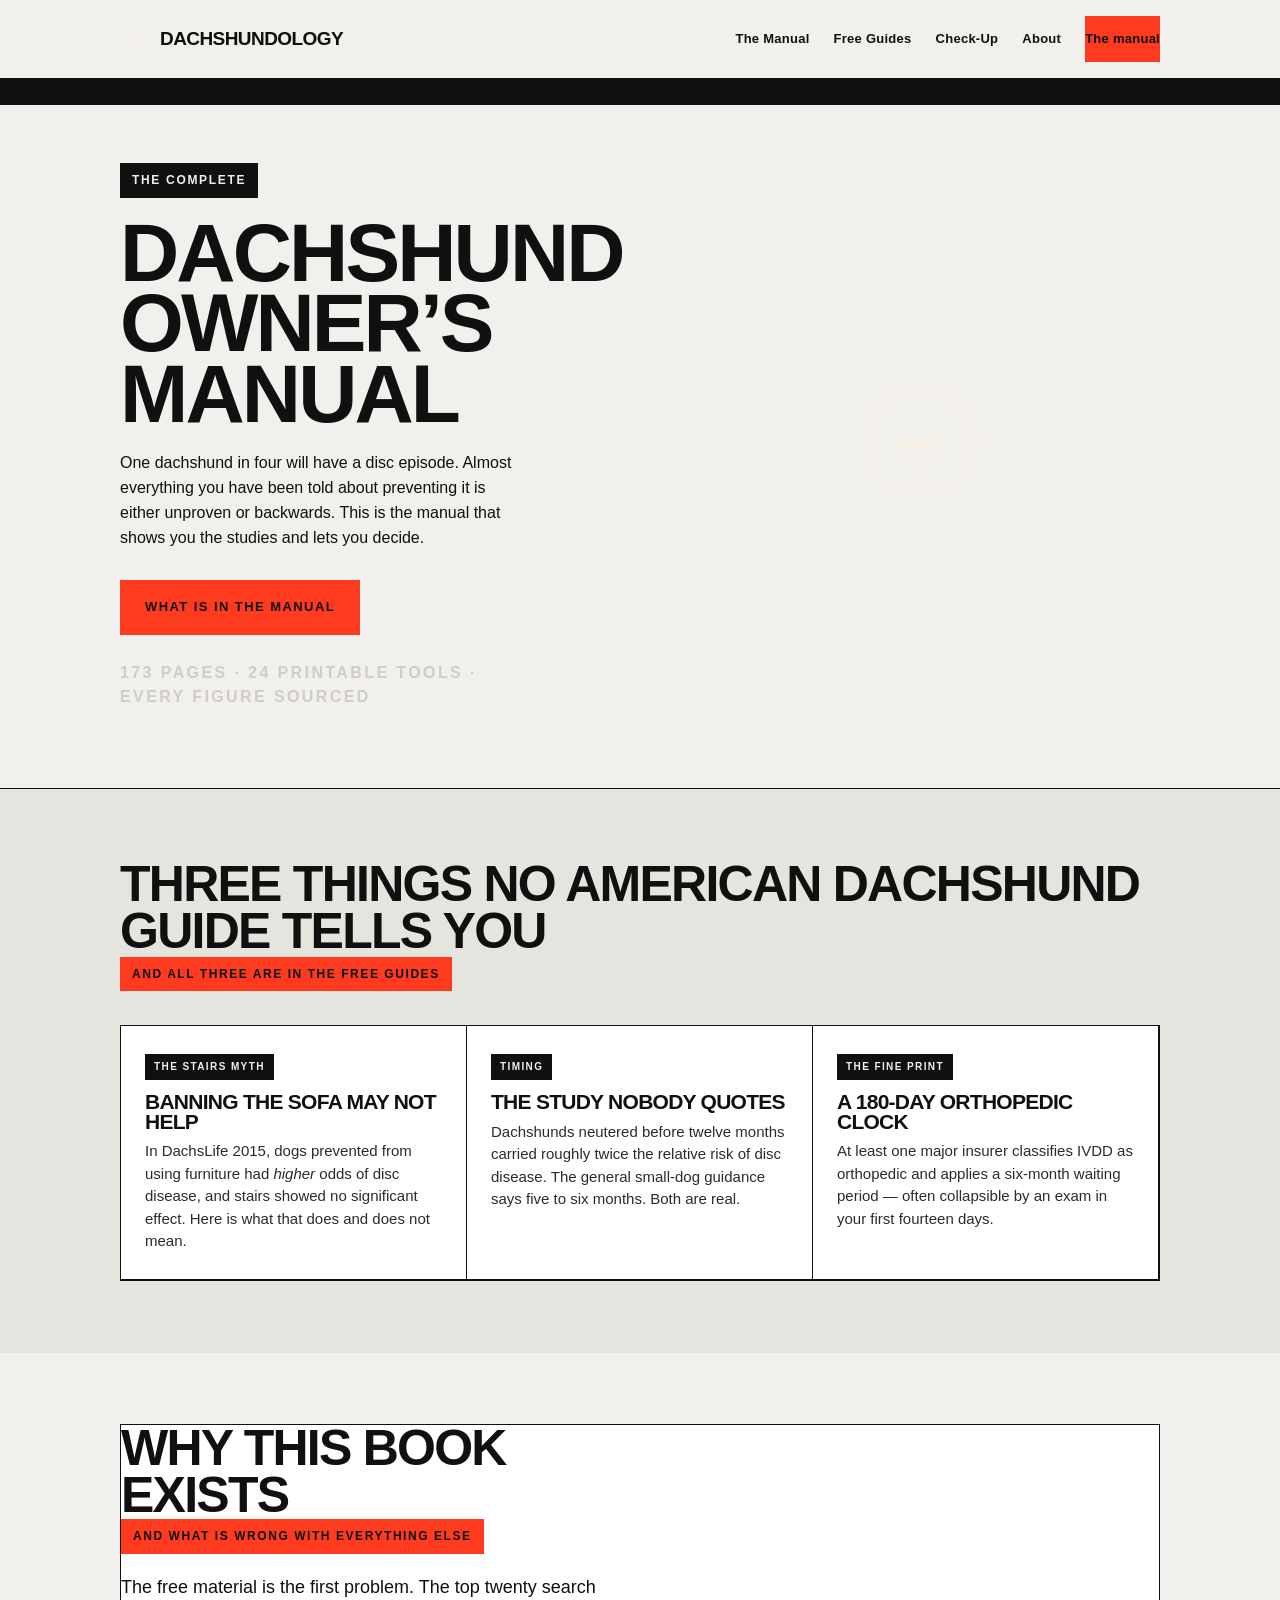
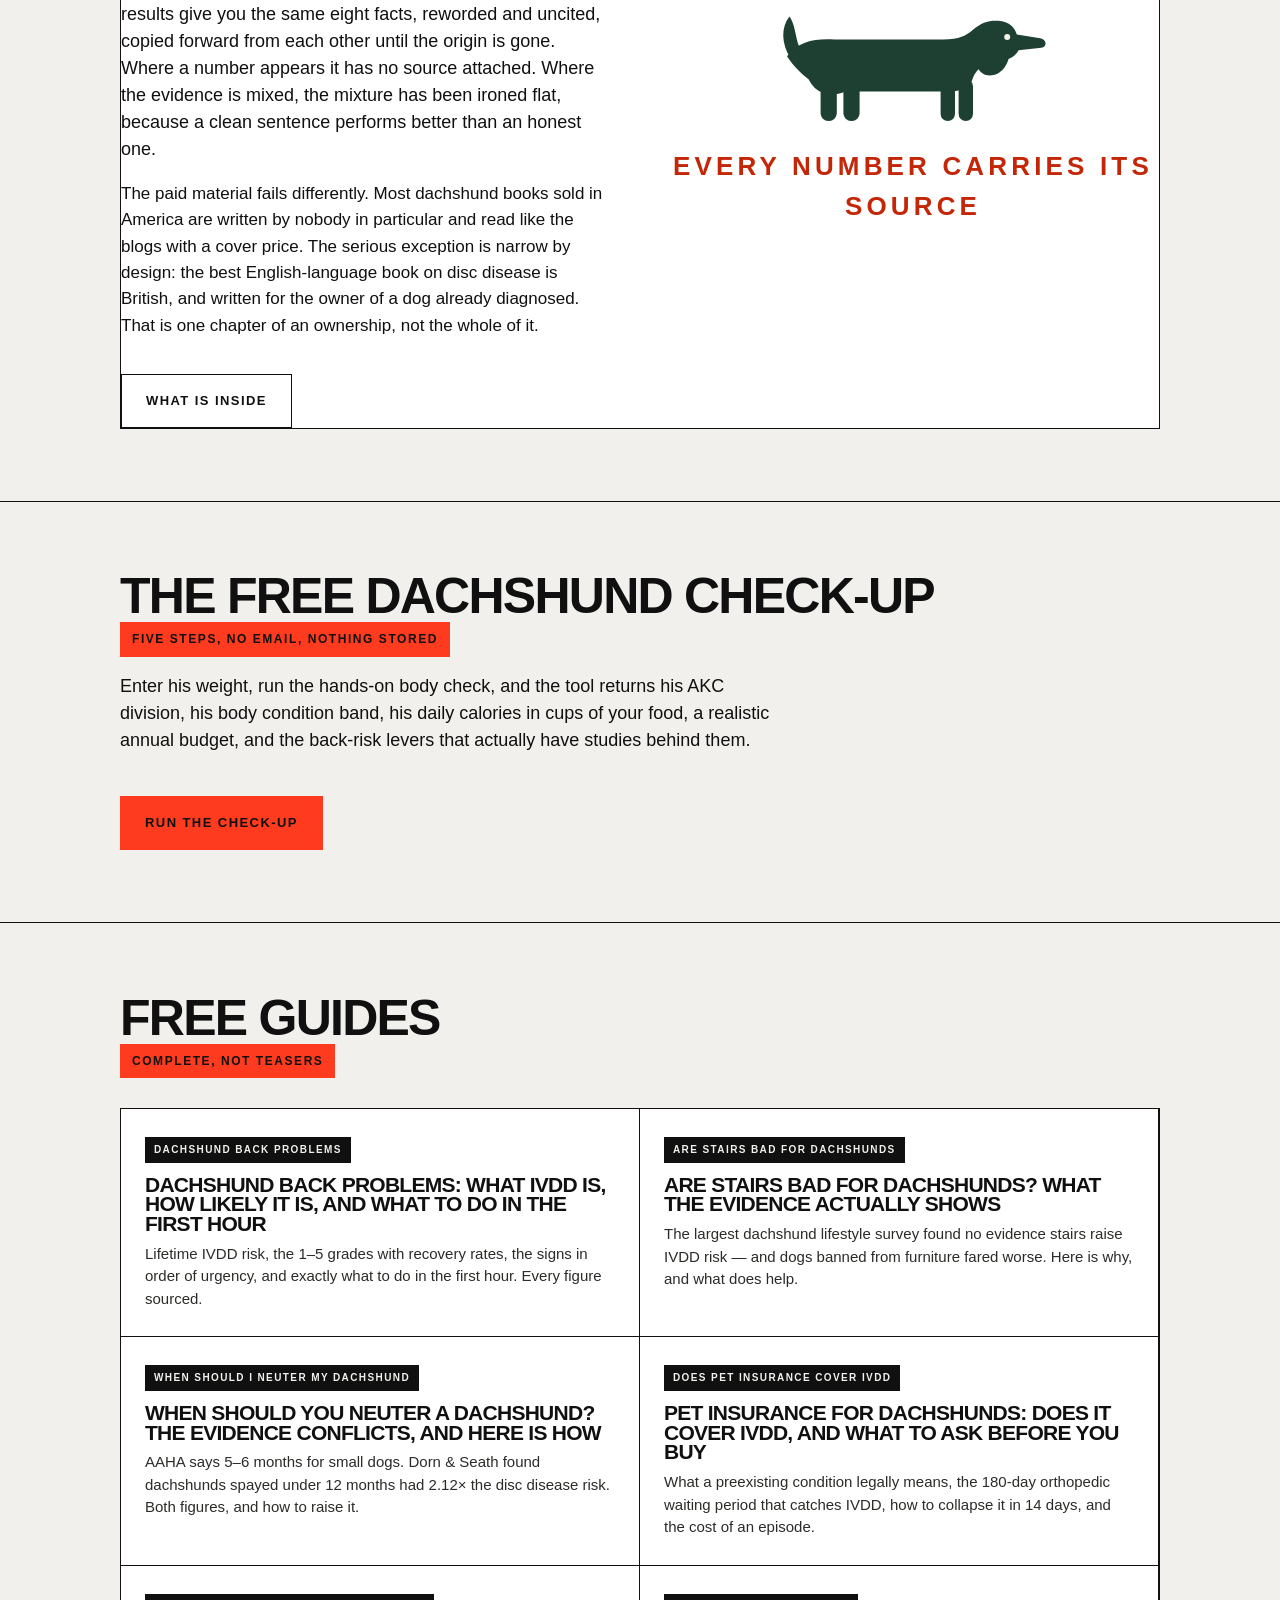
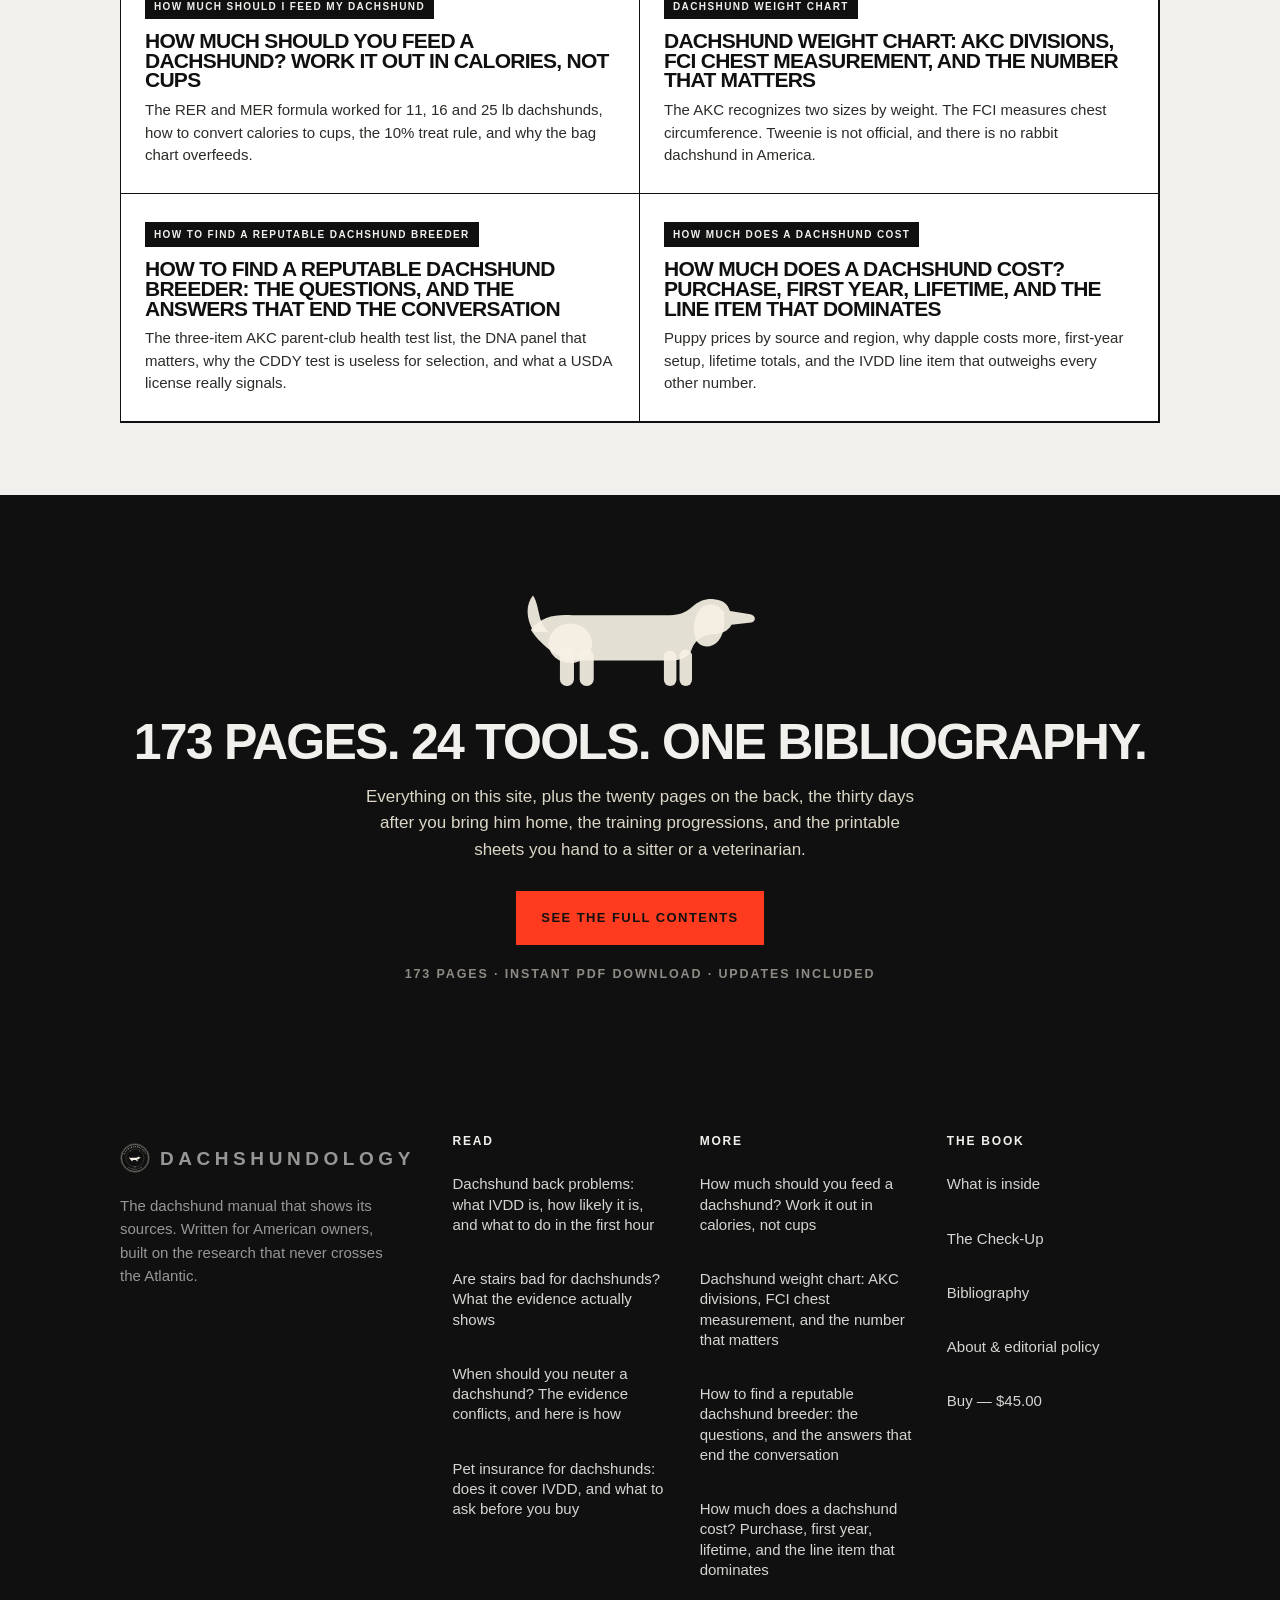
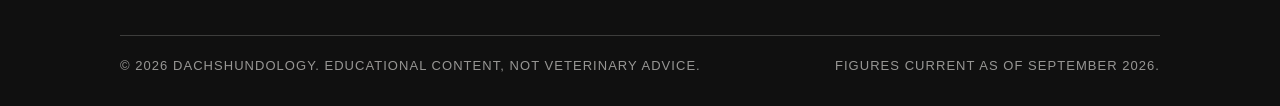
<file: index.html>
<!doctype html><html lang="en"><head>
<meta charset="utf-8"><meta name="viewport" content="width=device-width,initial-scale=1">
<title>Dachshundology — The Complete Dachshund Owner’s Manual</title>
<meta name="description" content="The dachshund manual that shows its sources. 173 pages on the back, buying, feeding, training and cost — built on the research American owners never see.">
<link rel="canonical" href="https://dachshundology.vercel.app/">
<meta name="robots" content="noindex, nofollow">
<meta property="og:type" content="website"><meta property="og:site_name" content="Dachshundology">
<meta property="og:title" content="Dachshundology — The Complete Dachshund Owner’s Manual"><meta property="og:description" content="The dachshund manual that shows its sources. 173 pages on the back, buying, feeding, training and cost — built on the research American owners never see.">
<meta property="og:url" content="https://dachshundology.vercel.app/"><meta name="twitter:card" content="summary_large_image">
<link rel="preconnect" href="https://fonts.googleapis.com"><link rel="preconnect" href="https://fonts.gstatic.com" crossorigin>
<link rel="stylesheet" href="https://fonts.googleapis.com/css2?family=Libre+Baskerville:ital,wght@0,400;0,700;1,400&family=EB+Garamond:ital,wght@0,400;0,500;0,600;1,400&family=Jost:wght@400;500&family=Parisienne&display=swap">
<link rel="stylesheet" href="/assets/site.css">
<link rel="icon" href="/assets/favicon.svg" type="image/svg+xml">
<script type="application/ld+json">{"@context":"https://schema.org","@type":"Organization","name":"Dachshundology","url":"https://dachshundology.vercel.app","description":"Evidence-based guidance for dachshund owners in the United States.","sameAs":[]}</script><script type="application/ld+json">{"@context":"https://schema.org","@type":"WebSite","name":"Dachshundology","url":"https://dachshundology.vercel.app"}</script><script type="application/ld+json">{"@context":"https://schema.org","@type":"Book","name":"The Complete Dachshund Owner’s Manual","numberOfPages":173,"inLanguage":"en-US","bookFormat":"https://schema.org/EBook","author":{"@type":"Organization","name":"Dachshundology"},"offers":{"@type":"Offer","price":"45.00","priceCurrency":"USD","availability":"https://schema.org/InStock","url":"/the-manual/"}}</script></head>
<body class="">
<header class="site"><div class="wrap bar">
  <a class="brandmark" href="/"><svg viewBox="0 0 240 240" width="34" xmlns="http://www.w3.org/2000/svg">
    <defs>
      <path id="c4izul5t" d="M120 120 m-86 0 a86 86 0 1 1 172 0" fill="none"/>
      <path id="c4izul5b" d="M120 120 m86 0 a86 86 0 1 1 -172 0" fill="none"/>
    </defs>
    <circle cx="120" cy="120" r="115" fill="none" stroke="#F6F1E4" stroke-width="1.4"/>
    <circle cx="120" cy="120" r="108" fill="none" stroke="#F6F1E4" stroke-width="3"/>
    <circle cx="120" cy="120" r="72" fill="none" stroke="#F6F1E4" stroke-width="1"/>
    <text font-family="TeX Gyre Heros" font-size="15" letter-spacing="4.2" fill="#F6F1E4">
      <textPath href="#c4izul5t" startOffset="50%" text-anchor="middle">DACHSHUNDOLOGY</textPath></text>
    <text font-family="TeX Gyre Heros" font-size="11" letter-spacing="3.4" fill="#F6F1E4">
      <textPath href="#c4izul5b" startOffset="50%" text-anchor="middle">EST. MMXXVI</textPath></text>
    <g transform="translate(120,126)">
      <g transform="translate(-52,-22) scale(0.208)">
    <g fill="#F6F1E4">
      <rect x="96" y="128" width="27" height="72" rx="13"/><rect x="134" y="130" width="27" height="70" rx="13"/>
      <rect x="296" y="132" width="24" height="68" rx="12"/><rect x="326" y="130" width="24" height="70" rx="12"/>
      <path d="M40 92 C60 66 88 62 120 64 L300 64 C328 64 338 58 350 48 C364 36 376 32 392 33 C410 34 420 44 423 56 L462 62 C473 64 474 76 464 78 L426 82 C420 94 406 100 392 100 C372 101 356 112 350 128 C346 143 330 151 310 151 L152 151 C120 151 98 146 84 136 C66 124 52 110 40 92 Z"/>
      <ellipse cx="116" cy="118" rx="42" ry="38"/>
      <path d="M46 96 C30 70 30 44 44 26 C52 36 54 56 58 70 C62 82 68 90 74 96 Z"/>
      <path d="M380 44 C404 40 414 58 412 82 C410 108 396 124 378 124 C360 124 352 106 354 84 C356 62 364 48 380 44 Z"/>
    </g>
    <circle cx="407" cy="60" r="5" fill="#1E4032"/>
  </g>
    </g>
    <path d="M120 196 l-5 -9 h10 z" fill="#F6F1E4"/>
    <circle cx="86" cy="63" r="2.6" fill="#F6F1E4"/><circle cx="154" cy="63" r="2.6" fill="#F6F1E4"/>
  </svg><span>Dachshundology</span></a>
  <nav><a href="/the-manual">The Manual</a><a href="/guides">Free Guides</a><a href="/check-up">Check-Up</a><a href="/about">About</a>
  <a class="cta-nav" href="/the-manual">The manual</a></nav>
</div></header>
<div class="stripe"></div>

<section class="hero"><div class="wrap hero-grid">
  <div>
    <div class="kicker">The complete</div>
    <h1>Dachshund<br>Owner’s Manual</h1>
    <p style="margin-top:22px">One dachshund in four will have a disc episode. Almost everything you have been
    told about preventing it is either unproven or backwards. This is the manual that shows you the studies
    and lets you decide.</p>
    <div style="display:flex;gap:14px;margin-top:30px;flex-wrap:wrap">
      <a class="btn" href="/the-manual">What is in the manual</a>
      <a class="btn on-dark" href="/check-up">Try the free Check-Up</a>
    </div>
    <p class="label" style="margin-top:26px;color:var(--brass)">173 pages · 24 printable tools · every figure sourced</p>
  </div>
  <div style="text-align:center"><svg viewBox="0 0 240 240" width="120" xmlns="http://www.w3.org/2000/svg">
    <defs>
      <path id="cu6z37ut" d="M120 120 m-86 0 a86 86 0 1 1 172 0" fill="none"/>
      <path id="cu6z37ub" d="M120 120 m86 0 a86 86 0 1 1 -172 0" fill="none"/>
    </defs>
    <circle cx="120" cy="120" r="115" fill="none" stroke="#F6F1E4" stroke-width="1.4"/>
    <circle cx="120" cy="120" r="108" fill="none" stroke="#F6F1E4" stroke-width="3"/>
    <circle cx="120" cy="120" r="72" fill="none" stroke="#F6F1E4" stroke-width="1"/>
    <text font-family="TeX Gyre Heros" font-size="15" letter-spacing="4.2" fill="#F6F1E4">
      <textPath href="#cu6z37ut" startOffset="50%" text-anchor="middle">DACHSHUNDOLOGY</textPath></text>
    <text font-family="TeX Gyre Heros" font-size="11" letter-spacing="3.4" fill="#F6F1E4">
      <textPath href="#cu6z37ub" startOffset="50%" text-anchor="middle">EST. MMXXVI</textPath></text>
    <g transform="translate(120,126)">
      <g transform="translate(-52,-22) scale(0.208)">
    <g fill="#F6F1E4">
      <rect x="96" y="128" width="27" height="72" rx="13"/><rect x="134" y="130" width="27" height="70" rx="13"/>
      <rect x="296" y="132" width="24" height="68" rx="12"/><rect x="326" y="130" width="24" height="70" rx="12"/>
      <path d="M40 92 C60 66 88 62 120 64 L300 64 C328 64 338 58 350 48 C364 36 376 32 392 33 C410 34 420 44 423 56 L462 62 C473 64 474 76 464 78 L426 82 C420 94 406 100 392 100 C372 101 356 112 350 128 C346 143 330 151 310 151 L152 151 C120 151 98 146 84 136 C66 124 52 110 40 92 Z"/>
      <ellipse cx="116" cy="118" rx="42" ry="38"/>
      <path d="M46 96 C30 70 30 44 44 26 C52 36 54 56 58 70 C62 82 68 90 74 96 Z"/>
      <path d="M380 44 C404 40 414 58 412 82 C410 108 396 124 378 124 C360 124 352 106 354 84 C356 62 364 48 380 44 Z"/>
    </g>
    <circle cx="407" cy="60" r="5" fill="#F6F1E4"/>
  </g>
    </g>
    <path d="M120 196 l-5 -9 h10 z" fill="#F6F1E4"/>
    <circle cx="86" cy="63" r="2.6" fill="#F6F1E4"/><circle cx="154" cy="63" r="2.6" fill="#F6F1E4"/>
  </svg></div>
</div></section>

<section class="cream"><div class="wrap">
  <h2>Three things no American dachshund guide tells you</h2>
  <div class="sub">and all three are in the free guides</div>
  <div class="grid g3" style="margin-top:34px">
    <a class="card" href="/guides/are-stairs-bad-for-dachshunds"><div class="label">The stairs myth</div>
      <h3>Banning the sofa may not help</h3>
      <p>In DachsLife 2015, dogs prevented from using furniture had <em>higher</em> odds of disc disease, and stairs showed no significant effect. Here is what that does and does not mean.</p></a>
    <a class="card" href="/guides/when-to-neuter-a-dachshund"><div class="label">Timing</div>
      <h3>The study nobody quotes</h3>
      <p>Dachshunds neutered before twelve months carried roughly twice the relative risk of disc disease. The general small-dog guidance says five to six months. Both are real.</p></a>
    <a class="card" href="/guides/pet-insurance-for-dachshunds"><div class="label">The fine print</div>
      <h3>A 180-day orthopedic clock</h3>
      <p>At least one major insurer classifies IVDD as orthopedic and applies a six-month waiting period — often collapsible by an exam in your first fourteen days.</p></a>
  </div>
</div></section>

<section><div class="wrap">
  <div class="grid g2" style="align-items:center;gap:54px">
    <div>
      <h2>Why this book exists</h2>
      <div class="sub">and what is wrong with everything else</div>
      <p class="lede" style="margin-top:20px">The free material is the first problem. The top twenty search results give you the same eight facts, reworded and uncited, copied forward from each other until the origin is gone. Where a number appears it has no source attached. Where the evidence is mixed, the mixture has been ironed flat, because a clean sentence performs better than an honest one.</p>
      <p>The paid material fails differently. Most dachshund books sold in America are written by nobody in particular and read like the blogs with a cover price. The serious exception is narrow by design: the best English-language book on disc disease is British, and written for the owner of a dog already diagnosed. That is one chapter of an ownership, not the whole of it.</p>
      <a class="btn ghost" href="/the-manual" style="margin-top:18px">What is inside</a>
    </div>
    <div style="text-align:center"><svg viewBox="0 0 500 210" width="300" xmlns="http://www.w3.org/2000/svg">
    <g fill="#1E4032">
      <rect x="96" y="128" width="27" height="72" rx="13"/><rect x="134" y="130" width="27" height="70" rx="13"/>
      <rect x="296" y="132" width="24" height="68" rx="12"/><rect x="326" y="130" width="24" height="70" rx="12"/>
      <path d="M40 92 C60 66 88 62 120 64 L300 64 C328 64 338 58 350 48 C364 36 376 32 392 33 C410 34 420 44 423 56 L462 62 C473 64 474 76 464 78 L426 82 C420 94 406 100 392 100 C372 101 356 112 350 128 C346 143 330 151 310 151 L152 151 C120 151 98 146 84 136 C66 124 52 110 40 92 Z"/>
      <ellipse cx="116" cy="118" rx="42" ry="38"/>
      <path d="M46 96 C30 70 30 44 44 26 C52 36 54 56 58 70 C62 82 68 90 74 96 Z"/>
      <path d="M380 44 C404 40 414 58 412 82 C410 108 396 124 378 124 C360 124 352 106 354 84 C356 62 364 48 380 44 Z"/>
    </g>
    <circle cx="407" cy="60" r="5" fill="#F6F1E4"/>
  </svg>
      <p class="script" style="font-size:26px;color:var(--camel);margin-top:10px">every number carries its source</p></div>
  </div>
</div></section>

<section class="sand"><div class="wrap">
  <h2>The free Dachshund Check-Up</h2>
  <div class="sub">five steps, no email, nothing stored</div>
  <p class="lede" style="max-width:66ch;margin-top:16px">Enter his weight, run the hands-on body check, and the
  tool returns his AKC division, his body condition band, his daily calories in cups of your food, a realistic
  annual budget, and the back-risk levers that actually have studies behind them.</p>
  <a class="btn" href="/check-up" style="margin-top:24px">Run the Check-Up</a>
</div></section>

<section><div class="wrap">
  <h2>Free guides</h2><div class="sub">complete, not teasers</div>
  <div class="grid g2" style="margin-top:30px">
    <a class="card" href="/guides/dachshund-back-problems-ivdd"><div class="label">dachshund back problems</div>
      <h3>Dachshund back problems: what IVDD is, how likely it is, and what to do in the first hour</h3><p>Lifetime IVDD risk, the 1–5 grades with recovery rates, the signs in order of urgency, and exactly what to do in the first hour. Every figure sourced.</p></a><a class="card" href="/guides/are-stairs-bad-for-dachshunds"><div class="label">are stairs bad for dachshunds</div>
      <h3>Are stairs bad for dachshunds? What the evidence actually shows</h3><p>The largest dachshund lifestyle survey found no evidence stairs raise IVDD risk — and dogs banned from furniture fared worse. Here is why, and what does help.</p></a><a class="card" href="/guides/when-to-neuter-a-dachshund"><div class="label">when should I neuter my dachshund</div>
      <h3>When should you neuter a dachshund? The evidence conflicts, and here is how</h3><p>AAHA says 5–6 months for small dogs. Dorn & Seath found dachshunds spayed under 12 months had 2.12× the disc disease risk. Both figures, and how to raise it.</p></a><a class="card" href="/guides/pet-insurance-for-dachshunds"><div class="label">does pet insurance cover IVDD</div>
      <h3>Pet insurance for dachshunds: does it cover IVDD, and what to ask before you buy</h3><p>What a preexisting condition legally means, the 180-day orthopedic waiting period that catches IVDD, how to collapse it in 14 days, and the cost of an episode.</p></a><a class="card" href="/guides/how-much-to-feed-a-dachshund"><div class="label">how much should I feed my dachshund</div>
      <h3>How much should you feed a dachshund? Work it out in calories, not cups</h3><p>The RER and MER formula worked for 11, 16 and 25 lb dachshunds, how to convert calories to cups, the 10% treat rule, and why the bag chart overfeeds.</p></a><a class="card" href="/guides/dachshund-weight-chart"><div class="label">dachshund weight chart</div>
      <h3>Dachshund weight chart: AKC divisions, FCI chest measurement, and the number that matters</h3><p>The AKC recognizes two sizes by weight. The FCI measures chest circumference. Tweenie is not official, and there is no rabbit dachshund in America.</p></a><a class="card" href="/guides/questions-to-ask-a-dachshund-breeder"><div class="label">how to find a reputable dachshund breeder</div>
      <h3>How to find a reputable dachshund breeder: the questions, and the answers that end the conversation</h3><p>The three-item AKC parent-club health test list, the DNA panel that matters, why the CDDY test is useless for selection, and what a USDA license really signals.</p></a><a class="card" href="/guides/how-much-does-a-dachshund-cost"><div class="label">how much does a dachshund cost</div>
      <h3>How much does a dachshund cost? Purchase, first year, lifetime, and the line item that dominates</h3><p>Puppy prices by source and region, why dapple costs more, first-year setup, lifetime totals, and the IVDD line item that outweighs every other number.</p></a>
  </div>
</div></section>

<section class="dark"><div class="wrap" style="text-align:center">
  <svg viewBox="0 0 500 210" width="260" xmlns="http://www.w3.org/2000/svg">
    <g fill="rgba(246,241,228,.92)">
      <rect x="96" y="128" width="27" height="72" rx="13"/><rect x="134" y="130" width="27" height="70" rx="13"/>
      <rect x="296" y="132" width="24" height="68" rx="12"/><rect x="326" y="130" width="24" height="70" rx="12"/>
      <path d="M40 92 C60 66 88 62 120 64 L300 64 C328 64 338 58 350 48 C364 36 376 32 392 33 C410 34 420 44 423 56 L462 62 C473 64 474 76 464 78 L426 82 C420 94 406 100 392 100 C372 101 356 112 350 128 C346 143 330 151 310 151 L152 151 C120 151 98 146 84 136 C66 124 52 110 40 92 Z"/>
      <ellipse cx="116" cy="118" rx="42" ry="38"/>
      <path d="M46 96 C30 70 30 44 44 26 C52 36 54 56 58 70 C62 82 68 90 74 96 Z"/>
      <path d="M380 44 C404 40 414 58 412 82 C410 108 396 124 378 124 C360 124 352 106 354 84 C356 62 364 48 380 44 Z"/>
    </g>
    <circle cx="407" cy="60" r="5" fill="#F6F1E4"/>
  </svg>
  <h2 style="margin-top:20px">173 pages. 24 tools. One bibliography.</h2>
  <p style="max-width:58ch;margin:18px auto 28px;color:#DCD6C6">Everything on this site, plus the twenty pages on
  the back, the thirty days after you bring him home, the training progressions, and the printable sheets you
  hand to a sitter or a veterinarian.</p>
  <a class="btn" href="/the-manual">See the full contents</a>
  <p class="label" style="margin-top:20px;color:rgba(246,241,228,.55)">173 pages · instant PDF download · updates included</p>
</div></section>
<footer class="site"><div class="wrap">
  <div class="fgrid">
    <div><div class="brandmark" style="letter-spacing:.24em"><svg viewBox="0 0 240 240" width="34" xmlns="http://www.w3.org/2000/svg">
    <defs>
      <path id="c4izul5t" d="M120 120 m-86 0 a86 86 0 1 1 172 0" fill="none"/>
      <path id="c4izul5b" d="M120 120 m86 0 a86 86 0 1 1 -172 0" fill="none"/>
    </defs>
    <circle cx="120" cy="120" r="115" fill="none" stroke="#F6F1E4" stroke-width="1.4"/>
    <circle cx="120" cy="120" r="108" fill="none" stroke="#F6F1E4" stroke-width="3"/>
    <circle cx="120" cy="120" r="72" fill="none" stroke="#F6F1E4" stroke-width="1"/>
    <text font-family="TeX Gyre Heros" font-size="15" letter-spacing="4.2" fill="#F6F1E4">
      <textPath href="#c4izul5t" startOffset="50%" text-anchor="middle">DACHSHUNDOLOGY</textPath></text>
    <text font-family="TeX Gyre Heros" font-size="11" letter-spacing="3.4" fill="#F6F1E4">
      <textPath href="#c4izul5b" startOffset="50%" text-anchor="middle">EST. MMXXVI</textPath></text>
    <g transform="translate(120,126)">
      <g transform="translate(-52,-22) scale(0.208)">
    <g fill="#F6F1E4">
      <rect x="96" y="128" width="27" height="72" rx="13"/><rect x="134" y="130" width="27" height="70" rx="13"/>
      <rect x="296" y="132" width="24" height="68" rx="12"/><rect x="326" y="130" width="24" height="70" rx="12"/>
      <path d="M40 92 C60 66 88 62 120 64 L300 64 C328 64 338 58 350 48 C364 36 376 32 392 33 C410 34 420 44 423 56 L462 62 C473 64 474 76 464 78 L426 82 C420 94 406 100 392 100 C372 101 356 112 350 128 C346 143 330 151 310 151 L152 151 C120 151 98 146 84 136 C66 124 52 110 40 92 Z"/>
      <ellipse cx="116" cy="118" rx="42" ry="38"/>
      <path d="M46 96 C30 70 30 44 44 26 C52 36 54 56 58 70 C62 82 68 90 74 96 Z"/>
      <path d="M380 44 C404 40 414 58 412 82 C410 108 396 124 378 124 C360 124 352 106 354 84 C356 62 364 48 380 44 Z"/>
    </g>
    <circle cx="407" cy="60" r="5" fill="#1E4032"/>
  </g>
    </g>
    <path d="M120 196 l-5 -9 h10 z" fill="#F6F1E4"/>
    <circle cx="86" cy="63" r="2.6" fill="#F6F1E4"/><circle cx="154" cy="63" r="2.6" fill="#F6F1E4"/>
  </svg><span>Dachshundology</span></div>
      <p style="margin-top:14px;max-width:34ch">The dachshund manual that shows its sources. Written for American
      owners, built on the research that never crosses the Atlantic.</p></div>
    <div><h4>Read</h4><ul><li><a href="/guides/dachshund-back-problems-ivdd">Dachshund back problems: what IVDD is, how likely it is, and what to do in the first hour</a></li><li><a href="/guides/are-stairs-bad-for-dachshunds">Are stairs bad for dachshunds? What the evidence actually shows</a></li><li><a href="/guides/when-to-neuter-a-dachshund">When should you neuter a dachshund? The evidence conflicts, and here is how</a></li><li><a href="/guides/pet-insurance-for-dachshunds">Pet insurance for dachshunds: does it cover IVDD, and what to ask before you buy</a></li></ul></div>
    <div><h4>More</h4><ul><li><a href="/guides/how-much-to-feed-a-dachshund">How much should you feed a dachshund? Work it out in calories, not cups</a></li><li><a href="/guides/dachshund-weight-chart">Dachshund weight chart: AKC divisions, FCI chest measurement, and the number that matters</a></li><li><a href="/guides/questions-to-ask-a-dachshund-breeder">How to find a reputable dachshund breeder: the questions, and the answers that end the conversation</a></li><li><a href="/guides/how-much-does-a-dachshund-cost">How much does a dachshund cost? Purchase, first year, lifetime, and the line item that dominates</a></li></ul></div>
    <div><h4>The book</h4><ul>
      <li><a href="/the-manual">What is inside</a></li><li><a href="/check-up">The Check-Up</a></li>
      <li><a href="/sources">Bibliography</a></li><li><a href="/about">About &amp; editorial policy</a></li>
      <li><a href="/the-manual">Buy — $45.00</a></li></ul></div>
  </div>
  <div class="fine"><span>© 2026 Dachshundology. Educational content, not veterinary advice.</span>
    <span>Figures current as of September 2026.</span></div>
</div></footer>
</body></html>
</file>
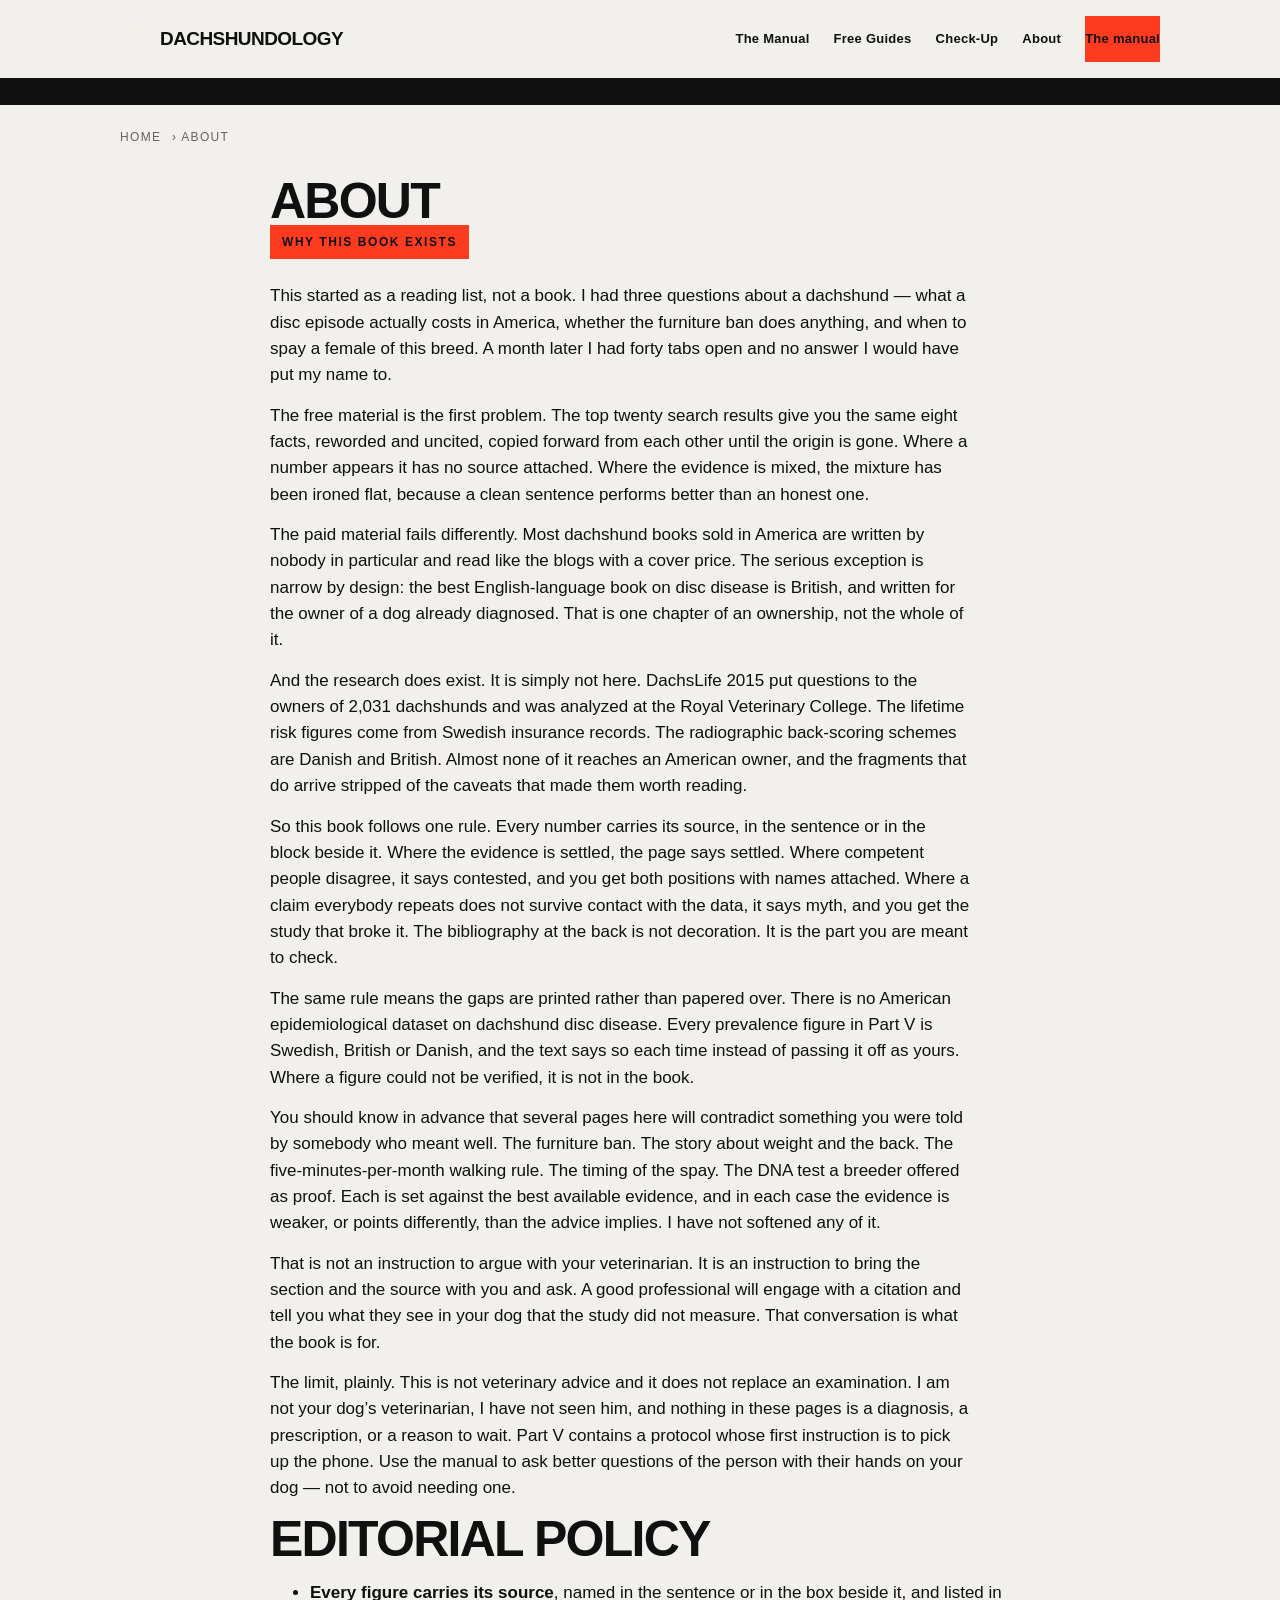
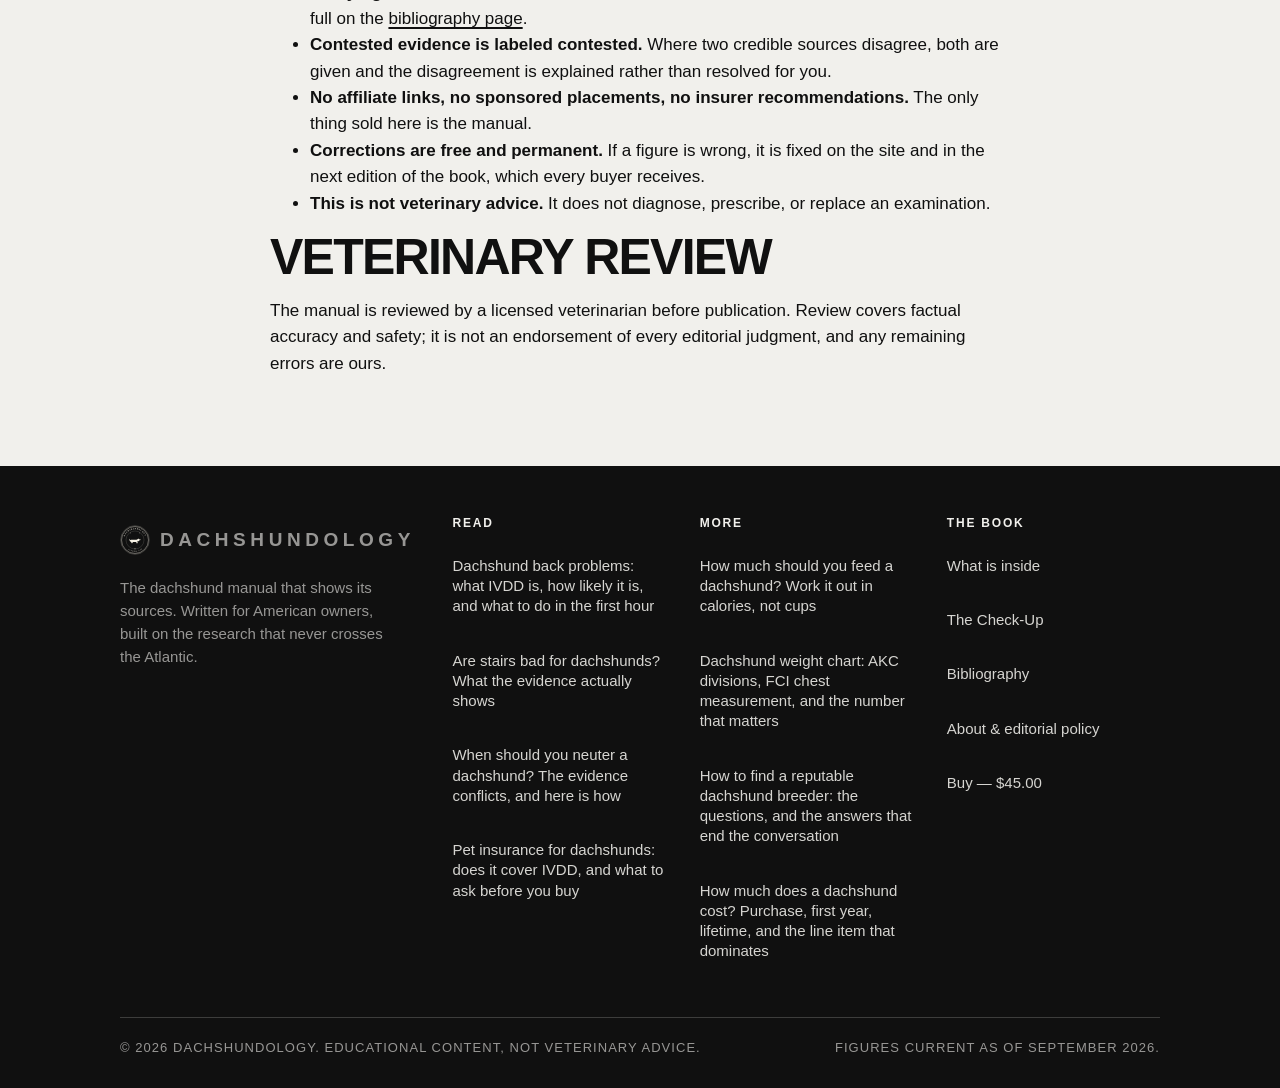
<file: about.html>
<!doctype html><html lang="en"><head>
<meta charset="utf-8"><meta name="viewport" content="width=device-width,initial-scale=1">
<title>About Dachshundology and our editorial policy</title>
<meta name="description" content="How this site sources its claims, how contested evidence is labeled, how corrections work, and what we do not do.">
<link rel="canonical" href="https://dachshundology.vercel.app/about/">
<meta name="robots" content="noindex, nofollow">
<meta property="og:type" content="website"><meta property="og:site_name" content="Dachshundology">
<meta property="og:title" content="About Dachshundology and our editorial policy"><meta property="og:description" content="How this site sources its claims, how contested evidence is labeled, how corrections work, and what we do not do.">
<meta property="og:url" content="https://dachshundology.vercel.app/about/"><meta name="twitter:card" content="summary_large_image">
<link rel="preconnect" href="https://fonts.googleapis.com"><link rel="preconnect" href="https://fonts.gstatic.com" crossorigin>
<link rel="stylesheet" href="https://fonts.googleapis.com/css2?family=Libre+Baskerville:ital,wght@0,400;0,700;1,400&family=EB+Garamond:ital,wght@0,400;0,500;0,600;1,400&family=Jost:wght@400;500&family=Parisienne&display=swap">
<link rel="stylesheet" href="/assets/site.css">
<link rel="icon" href="/assets/favicon.svg" type="image/svg+xml">
<script type="application/ld+json">{"@context":"https://schema.org","@type":"BreadcrumbList","itemListElement":[{"@type":"ListItem","position":1,"name":"Home","item":"https://dachshundology.vercel.app/"},{"@type":"ListItem","position":2,"name":"About","item":"https://dachshundology.vercel.app/about/"}]}</script><script type="application/ld+json">{"@context":"https://schema.org","@type":"Organization","name":"Dachshundology","url":"https://dachshundology.vercel.app","description":"Evidence-based guidance for dachshund owners in the United States.","sameAs":[]}</script></head>
<body class="">
<header class="site"><div class="wrap bar">
  <a class="brandmark" href="/"><svg viewBox="0 0 240 240" width="34" xmlns="http://www.w3.org/2000/svg">
    <defs>
      <path id="c4izul5t" d="M120 120 m-86 0 a86 86 0 1 1 172 0" fill="none"/>
      <path id="c4izul5b" d="M120 120 m86 0 a86 86 0 1 1 -172 0" fill="none"/>
    </defs>
    <circle cx="120" cy="120" r="115" fill="none" stroke="#F6F1E4" stroke-width="1.4"/>
    <circle cx="120" cy="120" r="108" fill="none" stroke="#F6F1E4" stroke-width="3"/>
    <circle cx="120" cy="120" r="72" fill="none" stroke="#F6F1E4" stroke-width="1"/>
    <text font-family="TeX Gyre Heros" font-size="15" letter-spacing="4.2" fill="#F6F1E4">
      <textPath href="#c4izul5t" startOffset="50%" text-anchor="middle">DACHSHUNDOLOGY</textPath></text>
    <text font-family="TeX Gyre Heros" font-size="11" letter-spacing="3.4" fill="#F6F1E4">
      <textPath href="#c4izul5b" startOffset="50%" text-anchor="middle">EST. MMXXVI</textPath></text>
    <g transform="translate(120,126)">
      <g transform="translate(-52,-22) scale(0.208)">
    <g fill="#F6F1E4">
      <rect x="96" y="128" width="27" height="72" rx="13"/><rect x="134" y="130" width="27" height="70" rx="13"/>
      <rect x="296" y="132" width="24" height="68" rx="12"/><rect x="326" y="130" width="24" height="70" rx="12"/>
      <path d="M40 92 C60 66 88 62 120 64 L300 64 C328 64 338 58 350 48 C364 36 376 32 392 33 C410 34 420 44 423 56 L462 62 C473 64 474 76 464 78 L426 82 C420 94 406 100 392 100 C372 101 356 112 350 128 C346 143 330 151 310 151 L152 151 C120 151 98 146 84 136 C66 124 52 110 40 92 Z"/>
      <ellipse cx="116" cy="118" rx="42" ry="38"/>
      <path d="M46 96 C30 70 30 44 44 26 C52 36 54 56 58 70 C62 82 68 90 74 96 Z"/>
      <path d="M380 44 C404 40 414 58 412 82 C410 108 396 124 378 124 C360 124 352 106 354 84 C356 62 364 48 380 44 Z"/>
    </g>
    <circle cx="407" cy="60" r="5" fill="#1E4032"/>
  </g>
    </g>
    <path d="M120 196 l-5 -9 h10 z" fill="#F6F1E4"/>
    <circle cx="86" cy="63" r="2.6" fill="#F6F1E4"/><circle cx="154" cy="63" r="2.6" fill="#F6F1E4"/>
  </svg><span>Dachshundology</span></a>
  <nav><a href="/the-manual">The Manual</a><a href="/guides">Free Guides</a><a href="/check-up">Check-Up</a><a href="/about">About</a>
  <a class="cta-nav" href="/the-manual">The manual</a></nav>
</div></header>
<div class="stripe"></div>
<div class="wrap"><div class="crumbs"><a href="/">Home</a> › About</div></div>
<section style="padding-top:8px"><div class="wrap narrow">
  <h1 style="font-size:clamp(32px,5vw,50px)">About</h1>
  <div class="sub">why this book exists</div>
  <article style="margin-top:24px"><p>This started as a reading list, not a book. I had three questions about a dachshund — what a disc episode actually costs in America, whether the furniture ban does anything, and when to spay a female of this breed. A month later I had forty tabs open and no answer I would have put my name to.</p><p>The free material is the first problem. The top twenty search results give you the same eight facts, reworded and uncited, copied forward from each other until the origin is gone. Where a number appears it has no source attached. Where the evidence is mixed, the mixture has been ironed flat, because a clean sentence performs better than an honest one.</p><p>The paid material fails differently. Most dachshund books sold in America are written by nobody in particular and read like the blogs with a cover price. The serious exception is narrow by design: the best English-language book on disc disease is British, and written for the owner of a dog already diagnosed. That is one chapter of an ownership, not the whole of it.</p><p>And the research does exist. It is simply not here. DachsLife 2015 put questions to the owners of 2,031 dachshunds and was analyzed at the Royal Veterinary College. The lifetime risk figures come from Swedish insurance records. The radiographic back-scoring schemes are Danish and British. Almost none of it reaches an American owner, and the fragments that do arrive stripped of the caveats that made them worth reading.</p><p>So this book follows one rule. Every number carries its source, in the sentence or in the block beside it. Where the evidence is settled, the page says settled. Where competent people disagree, it says contested, and you get both positions with names attached. Where a claim everybody repeats does not survive contact with the data, it says myth, and you get the study that broke it. The bibliography at the back is not decoration. It is the part you are meant to check.</p><p>The same rule means the gaps are printed rather than papered over. There is no American epidemiological dataset on dachshund disc disease. Every prevalence figure in Part V is Swedish, British or Danish, and the text says so each time instead of passing it off as yours. Where a figure could not be verified, it is not in the book.</p><p>You should know in advance that several pages here will contradict something you were told by somebody who meant well. The furniture ban. The story about weight and the back. The five-minutes-per-month walking rule. The timing of the spay. The DNA test a breeder offered as proof. Each is set against the best available evidence, and in each case the evidence is weaker, or points differently, than the advice implies. I have not softened any of it.</p><p>That is not an instruction to argue with your veterinarian. It is an instruction to bring the section and the source with you and ask. A good professional will engage with a citation and tell you what they see in your dog that the study did not measure. That conversation is what the book is for.</p><p>The limit, plainly. This is not veterinary advice and it does not replace an examination. I am not your dog’s veterinarian, I have not seen him, and nothing in these pages is a diagnosis, a prescription, or a reason to wait. Part V contains a protocol whose first instruction is to pick up the phone. Use the manual to ask better questions of the person with their hands on your dog — not to avoid needing one.</p></article>
  <h2>Editorial policy</h2>
  <ul>
    <li><strong>Every figure carries its source</strong>, named in the sentence or in the box beside it, and
    listed in full on the <a href="/sources">bibliography page</a>.</li>
    <li><strong>Contested evidence is labeled contested.</strong> Where two credible sources disagree, both are
    given and the disagreement is explained rather than resolved for you.</li>
    <li><strong>No affiliate links, no sponsored placements, no insurer recommendations.</strong> The only thing
    sold here is the manual.</li>
    <li><strong>Corrections are free and permanent.</strong> If a figure is wrong, it is fixed on the site and in
    the next edition of the book, which every buyer receives.</li>
    <li><strong>This is not veterinary advice.</strong> It does not diagnose, prescribe, or replace an examination.</li>
  </ul>
  <h2>Veterinary review</h2>
  <p>The manual is reviewed by a licensed veterinarian before publication. Review covers factual accuracy and
  safety; it is not an endorsement of every editorial judgment, and any remaining errors are ours.</p>
</div></section>
<footer class="site"><div class="wrap">
  <div class="fgrid">
    <div><div class="brandmark" style="letter-spacing:.24em"><svg viewBox="0 0 240 240" width="34" xmlns="http://www.w3.org/2000/svg">
    <defs>
      <path id="c4izul5t" d="M120 120 m-86 0 a86 86 0 1 1 172 0" fill="none"/>
      <path id="c4izul5b" d="M120 120 m86 0 a86 86 0 1 1 -172 0" fill="none"/>
    </defs>
    <circle cx="120" cy="120" r="115" fill="none" stroke="#F6F1E4" stroke-width="1.4"/>
    <circle cx="120" cy="120" r="108" fill="none" stroke="#F6F1E4" stroke-width="3"/>
    <circle cx="120" cy="120" r="72" fill="none" stroke="#F6F1E4" stroke-width="1"/>
    <text font-family="TeX Gyre Heros" font-size="15" letter-spacing="4.2" fill="#F6F1E4">
      <textPath href="#c4izul5t" startOffset="50%" text-anchor="middle">DACHSHUNDOLOGY</textPath></text>
    <text font-family="TeX Gyre Heros" font-size="11" letter-spacing="3.4" fill="#F6F1E4">
      <textPath href="#c4izul5b" startOffset="50%" text-anchor="middle">EST. MMXXVI</textPath></text>
    <g transform="translate(120,126)">
      <g transform="translate(-52,-22) scale(0.208)">
    <g fill="#F6F1E4">
      <rect x="96" y="128" width="27" height="72" rx="13"/><rect x="134" y="130" width="27" height="70" rx="13"/>
      <rect x="296" y="132" width="24" height="68" rx="12"/><rect x="326" y="130" width="24" height="70" rx="12"/>
      <path d="M40 92 C60 66 88 62 120 64 L300 64 C328 64 338 58 350 48 C364 36 376 32 392 33 C410 34 420 44 423 56 L462 62 C473 64 474 76 464 78 L426 82 C420 94 406 100 392 100 C372 101 356 112 350 128 C346 143 330 151 310 151 L152 151 C120 151 98 146 84 136 C66 124 52 110 40 92 Z"/>
      <ellipse cx="116" cy="118" rx="42" ry="38"/>
      <path d="M46 96 C30 70 30 44 44 26 C52 36 54 56 58 70 C62 82 68 90 74 96 Z"/>
      <path d="M380 44 C404 40 414 58 412 82 C410 108 396 124 378 124 C360 124 352 106 354 84 C356 62 364 48 380 44 Z"/>
    </g>
    <circle cx="407" cy="60" r="5" fill="#1E4032"/>
  </g>
    </g>
    <path d="M120 196 l-5 -9 h10 z" fill="#F6F1E4"/>
    <circle cx="86" cy="63" r="2.6" fill="#F6F1E4"/><circle cx="154" cy="63" r="2.6" fill="#F6F1E4"/>
  </svg><span>Dachshundology</span></div>
      <p style="margin-top:14px;max-width:34ch">The dachshund manual that shows its sources. Written for American
      owners, built on the research that never crosses the Atlantic.</p></div>
    <div><h4>Read</h4><ul><li><a href="/guides/dachshund-back-problems-ivdd">Dachshund back problems: what IVDD is, how likely it is, and what to do in the first hour</a></li><li><a href="/guides/are-stairs-bad-for-dachshunds">Are stairs bad for dachshunds? What the evidence actually shows</a></li><li><a href="/guides/when-to-neuter-a-dachshund">When should you neuter a dachshund? The evidence conflicts, and here is how</a></li><li><a href="/guides/pet-insurance-for-dachshunds">Pet insurance for dachshunds: does it cover IVDD, and what to ask before you buy</a></li></ul></div>
    <div><h4>More</h4><ul><li><a href="/guides/how-much-to-feed-a-dachshund">How much should you feed a dachshund? Work it out in calories, not cups</a></li><li><a href="/guides/dachshund-weight-chart">Dachshund weight chart: AKC divisions, FCI chest measurement, and the number that matters</a></li><li><a href="/guides/questions-to-ask-a-dachshund-breeder">How to find a reputable dachshund breeder: the questions, and the answers that end the conversation</a></li><li><a href="/guides/how-much-does-a-dachshund-cost">How much does a dachshund cost? Purchase, first year, lifetime, and the line item that dominates</a></li></ul></div>
    <div><h4>The book</h4><ul>
      <li><a href="/the-manual">What is inside</a></li><li><a href="/check-up">The Check-Up</a></li>
      <li><a href="/sources">Bibliography</a></li><li><a href="/about">About &amp; editorial policy</a></li>
      <li><a href="/the-manual">Buy — $45.00</a></li></ul></div>
  </div>
  <div class="fine"><span>© 2026 Dachshundology. Educational content, not veterinary advice.</span>
    <span>Figures current as of September 2026.</span></div>
</div></footer>
</body></html>
</file>
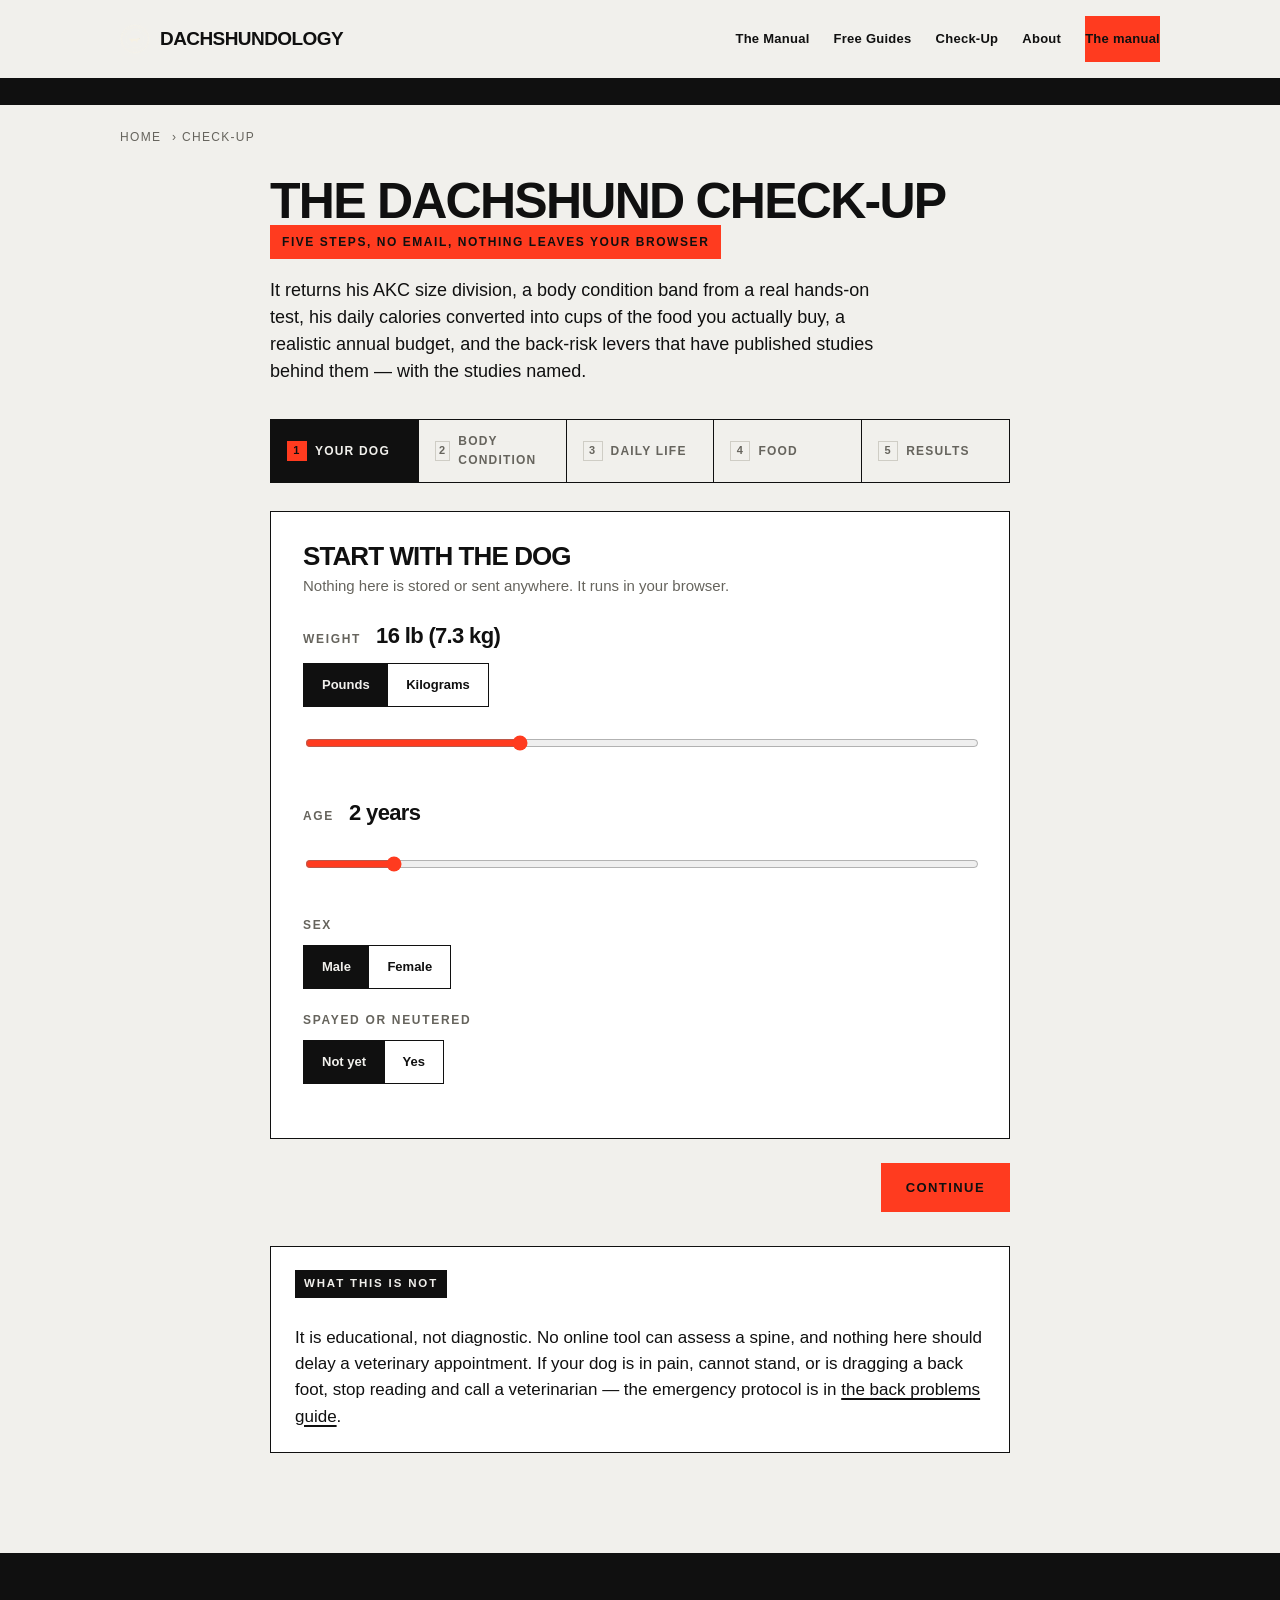
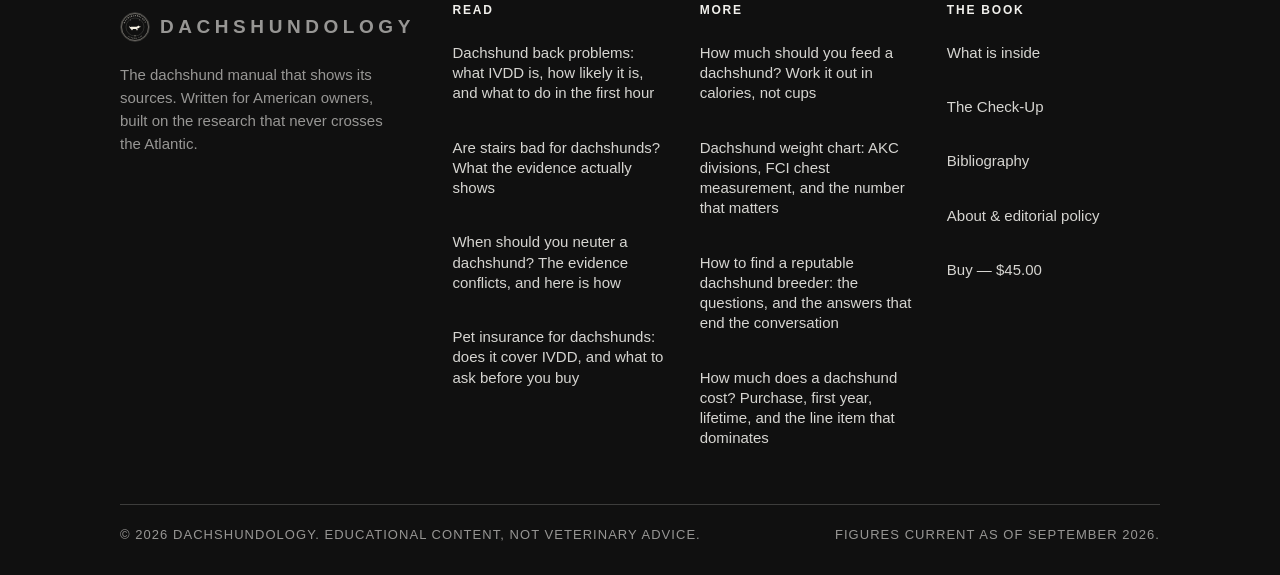
<file: check-up.html>
<!doctype html><html lang="en"><head>
<meta charset="utf-8"><meta name="viewport" content="width=device-width,initial-scale=1">
<title>The Dachshund Check-Up — free weight, calorie and back-risk tool</title>
<meta name="description" content="Free five-step tool: AKC size division, body condition score, daily calories in cups, annual budget, and the back-risk levers that have published evidence behind them.">
<link rel="canonical" href="https://dachshundology.vercel.app/check-up/">
<meta name="robots" content="noindex, nofollow">
<meta property="og:type" content="website"><meta property="og:site_name" content="Dachshundology">
<meta property="og:title" content="The Dachshund Check-Up — free weight, calorie and back-risk tool"><meta property="og:description" content="Free five-step tool: AKC size division, body condition score, daily calories in cups, annual budget, and the back-risk levers that have published evidence behind them.">
<meta property="og:url" content="https://dachshundology.vercel.app/check-up/"><meta name="twitter:card" content="summary_large_image">
<link rel="preconnect" href="https://fonts.googleapis.com"><link rel="preconnect" href="https://fonts.gstatic.com" crossorigin>
<link rel="stylesheet" href="https://fonts.googleapis.com/css2?family=Libre+Baskerville:ital,wght@0,400;0,700;1,400&family=EB+Garamond:ital,wght@0,400;0,500;0,600;1,400&family=Jost:wght@400;500&family=Parisienne&display=swap">
<link rel="stylesheet" href="/assets/site.css"><script>window.BUY="/the-manual/"</script><script defer src="/assets/checkup.js"></script>
<link rel="icon" href="/assets/favicon.svg" type="image/svg+xml">
<script type="application/ld+json">{"@context":"https://schema.org","@type":"BreadcrumbList","itemListElement":[{"@type":"ListItem","position":1,"name":"Home","item":"https://dachshundology.vercel.app/"},{"@type":"ListItem","position":2,"name":"Check-Up","item":"https://dachshundology.vercel.app/check-up/"}]}</script><script type="application/ld+json">{"@context":"https://schema.org","@type":"WebApplication","name":"The Dachshund Check-Up","applicationCategory":"HealthApplication","operatingSystem":"Any","url":"https://dachshundology.vercel.app/check-up/","offers":{"@type":"Offer","price":"0","priceCurrency":"USD"},"description":"A free five-step tool returning a dachshund’s AKC size division, body condition band, daily calorie requirement, annual budget and evidence-based back-risk levers."}</script><script type="application/ld+json">{"@context":"https://schema.org","@type":"FAQPage","mainEntity":[{"@type":"Question","name":"How many calories does a dachshund need per day?","acceptedAnswer":{"@type":"Answer","text":"Resting energy requirement is 70 × body weight in kilograms to the power 0.75, multiplied by 1.6 for a neutered adult or 1.8 for an intact one. A 16 lb dachshund comes to roughly 480 kcal a day. Individual dogs vary by up to 50 percent, so adjust to body condition."}},{"@type":"Question","name":"What is the difference between a standard and a miniature dachshund?","acceptedAnswer":{"@type":"Answer","text":"The AKC divides by weight: standard is usually 16 to 32 pounds, miniature is 11 pounds and under at 12 months or older. The European FCI divides by chest circumference instead, and recognizes a third rabbit size that does not exist in the AKC."}}]}</script></head>
<body class="">
<header class="site"><div class="wrap bar">
  <a class="brandmark" href="/"><svg viewBox="0 0 240 240" width="34" xmlns="http://www.w3.org/2000/svg">
    <defs>
      <path id="c4izul5t" d="M120 120 m-86 0 a86 86 0 1 1 172 0" fill="none"/>
      <path id="c4izul5b" d="M120 120 m86 0 a86 86 0 1 1 -172 0" fill="none"/>
    </defs>
    <circle cx="120" cy="120" r="115" fill="none" stroke="#F6F1E4" stroke-width="1.4"/>
    <circle cx="120" cy="120" r="108" fill="none" stroke="#F6F1E4" stroke-width="3"/>
    <circle cx="120" cy="120" r="72" fill="none" stroke="#F6F1E4" stroke-width="1"/>
    <text font-family="TeX Gyre Heros" font-size="15" letter-spacing="4.2" fill="#F6F1E4">
      <textPath href="#c4izul5t" startOffset="50%" text-anchor="middle">DACHSHUNDOLOGY</textPath></text>
    <text font-family="TeX Gyre Heros" font-size="11" letter-spacing="3.4" fill="#F6F1E4">
      <textPath href="#c4izul5b" startOffset="50%" text-anchor="middle">EST. MMXXVI</textPath></text>
    <g transform="translate(120,126)">
      <g transform="translate(-52,-22) scale(0.208)">
    <g fill="#F6F1E4">
      <rect x="96" y="128" width="27" height="72" rx="13"/><rect x="134" y="130" width="27" height="70" rx="13"/>
      <rect x="296" y="132" width="24" height="68" rx="12"/><rect x="326" y="130" width="24" height="70" rx="12"/>
      <path d="M40 92 C60 66 88 62 120 64 L300 64 C328 64 338 58 350 48 C364 36 376 32 392 33 C410 34 420 44 423 56 L462 62 C473 64 474 76 464 78 L426 82 C420 94 406 100 392 100 C372 101 356 112 350 128 C346 143 330 151 310 151 L152 151 C120 151 98 146 84 136 C66 124 52 110 40 92 Z"/>
      <ellipse cx="116" cy="118" rx="42" ry="38"/>
      <path d="M46 96 C30 70 30 44 44 26 C52 36 54 56 58 70 C62 82 68 90 74 96 Z"/>
      <path d="M380 44 C404 40 414 58 412 82 C410 108 396 124 378 124 C360 124 352 106 354 84 C356 62 364 48 380 44 Z"/>
    </g>
    <circle cx="407" cy="60" r="5" fill="#1E4032"/>
  </g>
    </g>
    <path d="M120 196 l-5 -9 h10 z" fill="#F6F1E4"/>
    <circle cx="86" cy="63" r="2.6" fill="#F6F1E4"/><circle cx="154" cy="63" r="2.6" fill="#F6F1E4"/>
  </svg><span>Dachshundology</span></a>
  <nav><a href="/the-manual">The Manual</a><a href="/guides">Free Guides</a><a href="/check-up">Check-Up</a><a href="/about">About</a>
  <a class="cta-nav" href="/the-manual">The manual</a></nav>
</div></header>
<div class="stripe"></div>
<div class="wrap"><div class="crumbs"><a href="/">Home</a> › Check-Up</div></div>
<section style="padding-top:8px"><div class="wrap narrow">
  <h1 style="font-size:clamp(32px,5vw,50px)">The Dachshund Check-Up</h1>
  <div class="sub">five steps, no email, nothing leaves your browser</div>
  <p class="lede" style="margin-top:18px">It returns his AKC size division, a body condition band from a real
  hands-on test, his daily calories converted into cups of the food you actually buy, a realistic annual budget,
  and the back-risk levers that have published studies behind them — with the studies named.</p>
  <div id="checkup" style="margin-top:34px"><noscript><p>This tool needs JavaScript. The same arithmetic is
    explained step by step in <a href="/guides/how-much-to-feed-a-dachshund">the feeding guide</a>.</p></noscript></div>
  <div class="callout" style="margin-top:34px"><div class="t">What this is not</div>
    <p>It is educational, not diagnostic. No online tool can assess a spine, and nothing here should delay a
    veterinary appointment. If your dog is in pain, cannot stand, or is dragging a back foot, stop reading and
    call a veterinarian — the emergency protocol is in <a href="/guides/dachshund-back-problems-ivdd">the back
    problems guide</a>.</p></div>
</div></section>
<footer class="site"><div class="wrap">
  <div class="fgrid">
    <div><div class="brandmark" style="letter-spacing:.24em"><svg viewBox="0 0 240 240" width="34" xmlns="http://www.w3.org/2000/svg">
    <defs>
      <path id="c4izul5t" d="M120 120 m-86 0 a86 86 0 1 1 172 0" fill="none"/>
      <path id="c4izul5b" d="M120 120 m86 0 a86 86 0 1 1 -172 0" fill="none"/>
    </defs>
    <circle cx="120" cy="120" r="115" fill="none" stroke="#F6F1E4" stroke-width="1.4"/>
    <circle cx="120" cy="120" r="108" fill="none" stroke="#F6F1E4" stroke-width="3"/>
    <circle cx="120" cy="120" r="72" fill="none" stroke="#F6F1E4" stroke-width="1"/>
    <text font-family="TeX Gyre Heros" font-size="15" letter-spacing="4.2" fill="#F6F1E4">
      <textPath href="#c4izul5t" startOffset="50%" text-anchor="middle">DACHSHUNDOLOGY</textPath></text>
    <text font-family="TeX Gyre Heros" font-size="11" letter-spacing="3.4" fill="#F6F1E4">
      <textPath href="#c4izul5b" startOffset="50%" text-anchor="middle">EST. MMXXVI</textPath></text>
    <g transform="translate(120,126)">
      <g transform="translate(-52,-22) scale(0.208)">
    <g fill="#F6F1E4">
      <rect x="96" y="128" width="27" height="72" rx="13"/><rect x="134" y="130" width="27" height="70" rx="13"/>
      <rect x="296" y="132" width="24" height="68" rx="12"/><rect x="326" y="130" width="24" height="70" rx="12"/>
      <path d="M40 92 C60 66 88 62 120 64 L300 64 C328 64 338 58 350 48 C364 36 376 32 392 33 C410 34 420 44 423 56 L462 62 C473 64 474 76 464 78 L426 82 C420 94 406 100 392 100 C372 101 356 112 350 128 C346 143 330 151 310 151 L152 151 C120 151 98 146 84 136 C66 124 52 110 40 92 Z"/>
      <ellipse cx="116" cy="118" rx="42" ry="38"/>
      <path d="M46 96 C30 70 30 44 44 26 C52 36 54 56 58 70 C62 82 68 90 74 96 Z"/>
      <path d="M380 44 C404 40 414 58 412 82 C410 108 396 124 378 124 C360 124 352 106 354 84 C356 62 364 48 380 44 Z"/>
    </g>
    <circle cx="407" cy="60" r="5" fill="#1E4032"/>
  </g>
    </g>
    <path d="M120 196 l-5 -9 h10 z" fill="#F6F1E4"/>
    <circle cx="86" cy="63" r="2.6" fill="#F6F1E4"/><circle cx="154" cy="63" r="2.6" fill="#F6F1E4"/>
  </svg><span>Dachshundology</span></div>
      <p style="margin-top:14px;max-width:34ch">The dachshund manual that shows its sources. Written for American
      owners, built on the research that never crosses the Atlantic.</p></div>
    <div><h4>Read</h4><ul><li><a href="/guides/dachshund-back-problems-ivdd">Dachshund back problems: what IVDD is, how likely it is, and what to do in the first hour</a></li><li><a href="/guides/are-stairs-bad-for-dachshunds">Are stairs bad for dachshunds? What the evidence actually shows</a></li><li><a href="/guides/when-to-neuter-a-dachshund">When should you neuter a dachshund? The evidence conflicts, and here is how</a></li><li><a href="/guides/pet-insurance-for-dachshunds">Pet insurance for dachshunds: does it cover IVDD, and what to ask before you buy</a></li></ul></div>
    <div><h4>More</h4><ul><li><a href="/guides/how-much-to-feed-a-dachshund">How much should you feed a dachshund? Work it out in calories, not cups</a></li><li><a href="/guides/dachshund-weight-chart">Dachshund weight chart: AKC divisions, FCI chest measurement, and the number that matters</a></li><li><a href="/guides/questions-to-ask-a-dachshund-breeder">How to find a reputable dachshund breeder: the questions, and the answers that end the conversation</a></li><li><a href="/guides/how-much-does-a-dachshund-cost">How much does a dachshund cost? Purchase, first year, lifetime, and the line item that dominates</a></li></ul></div>
    <div><h4>The book</h4><ul>
      <li><a href="/the-manual">What is inside</a></li><li><a href="/check-up">The Check-Up</a></li>
      <li><a href="/sources">Bibliography</a></li><li><a href="/about">About &amp; editorial policy</a></li>
      <li><a href="/the-manual">Buy — $45.00</a></li></ul></div>
  </div>
  <div class="fine"><span>© 2026 Dachshundology. Educational content, not veterinary advice.</span>
    <span>Figures current as of September 2026.</span></div>
</div></footer>
</body></html>
</file>
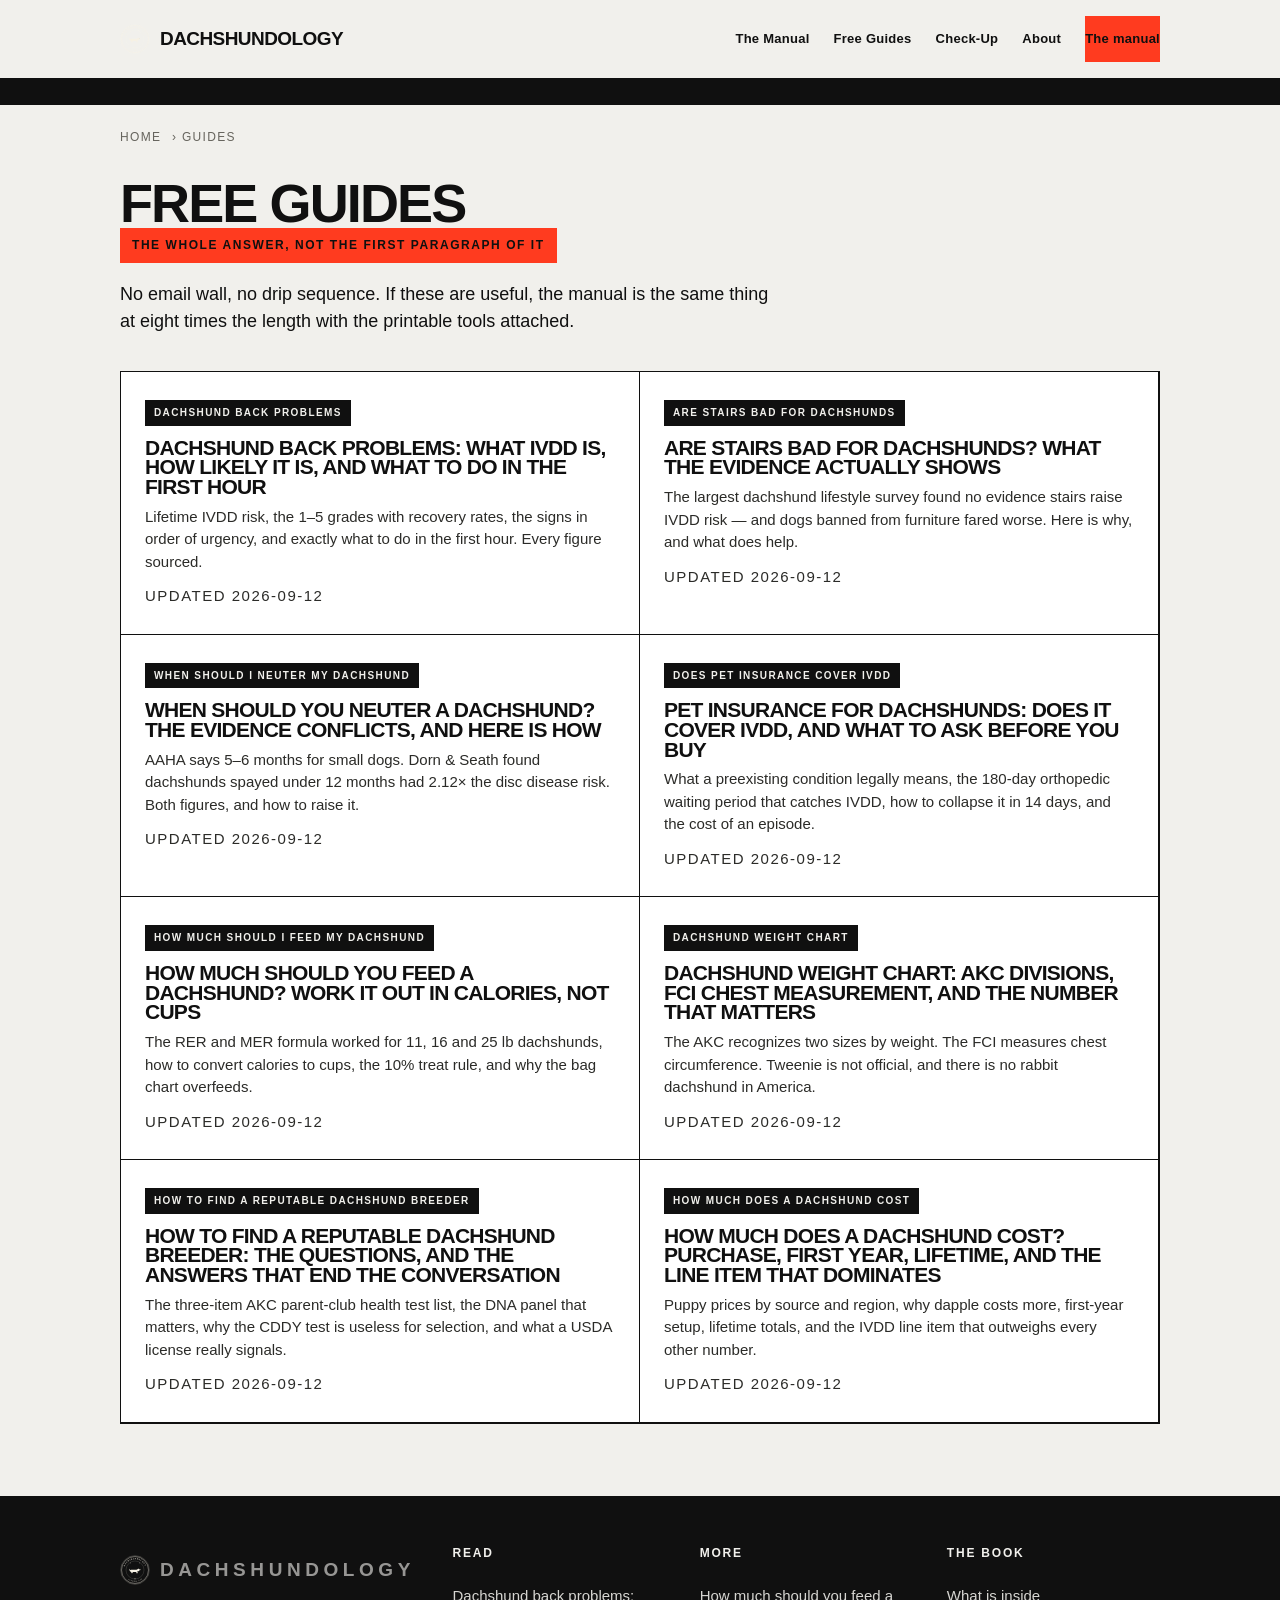
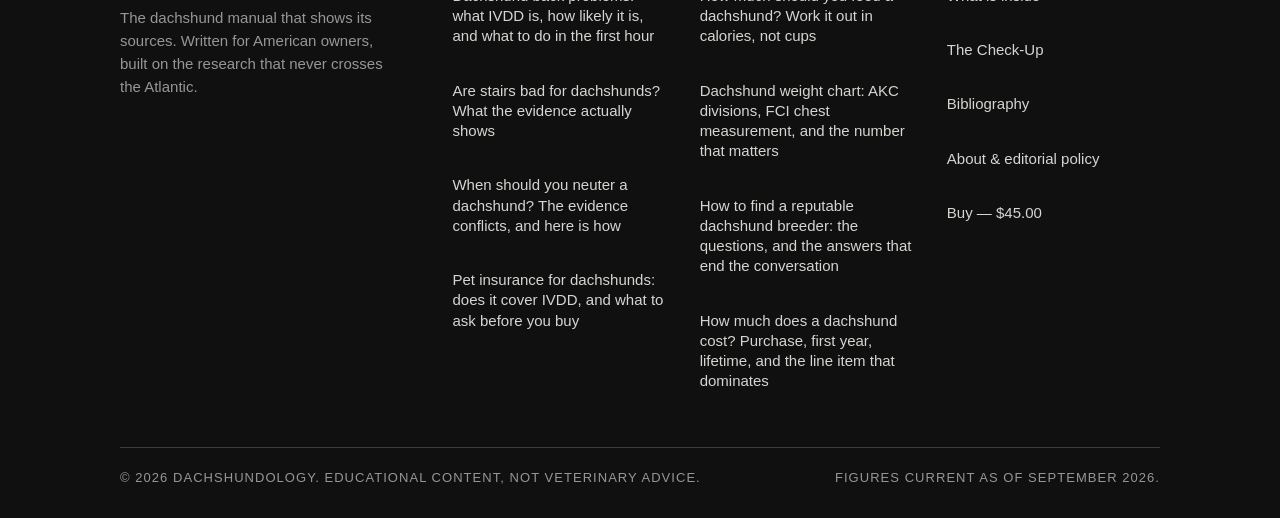
<file: guides.html>
<!doctype html><html lang="en"><head>
<meta charset="utf-8"><meta name="viewport" content="width=device-width,initial-scale=1">
<title>Free dachshund guides — sourced, complete, no email required</title>
<meta name="description" content="Eight complete guides on dachshund back problems, feeding, weight, neutering, insurance, breeders and cost. Every figure carries its source.">
<link rel="canonical" href="https://dachshundology.vercel.app/guides/">
<meta name="robots" content="noindex, nofollow">
<meta property="og:type" content="website"><meta property="og:site_name" content="Dachshundology">
<meta property="og:title" content="Free dachshund guides — sourced, complete, no email required"><meta property="og:description" content="Eight complete guides on dachshund back problems, feeding, weight, neutering, insurance, breeders and cost. Every figure carries its source.">
<meta property="og:url" content="https://dachshundology.vercel.app/guides/"><meta name="twitter:card" content="summary_large_image">
<link rel="preconnect" href="https://fonts.googleapis.com"><link rel="preconnect" href="https://fonts.gstatic.com" crossorigin>
<link rel="stylesheet" href="https://fonts.googleapis.com/css2?family=Libre+Baskerville:ital,wght@0,400;0,700;1,400&family=EB+Garamond:ital,wght@0,400;0,500;0,600;1,400&family=Jost:wght@400;500&family=Parisienne&display=swap">
<link rel="stylesheet" href="/assets/site.css">
<link rel="icon" href="/assets/favicon.svg" type="image/svg+xml">
<script type="application/ld+json">{"@context":"https://schema.org","@type":"BreadcrumbList","itemListElement":[{"@type":"ListItem","position":1,"name":"Home","item":"https://dachshundology.vercel.app/"},{"@type":"ListItem","position":2,"name":"Guides","item":"https://dachshundology.vercel.app/guides/"}]}</script><script type="application/ld+json">{"@context":"https://schema.org","@type":"CollectionPage","name":"Free dachshund guides","url":"https://dachshundology.vercel.app/guides/"}</script></head>
<body class="">
<header class="site"><div class="wrap bar">
  <a class="brandmark" href="/"><svg viewBox="0 0 240 240" width="34" xmlns="http://www.w3.org/2000/svg">
    <defs>
      <path id="c4izul5t" d="M120 120 m-86 0 a86 86 0 1 1 172 0" fill="none"/>
      <path id="c4izul5b" d="M120 120 m86 0 a86 86 0 1 1 -172 0" fill="none"/>
    </defs>
    <circle cx="120" cy="120" r="115" fill="none" stroke="#F6F1E4" stroke-width="1.4"/>
    <circle cx="120" cy="120" r="108" fill="none" stroke="#F6F1E4" stroke-width="3"/>
    <circle cx="120" cy="120" r="72" fill="none" stroke="#F6F1E4" stroke-width="1"/>
    <text font-family="TeX Gyre Heros" font-size="15" letter-spacing="4.2" fill="#F6F1E4">
      <textPath href="#c4izul5t" startOffset="50%" text-anchor="middle">DACHSHUNDOLOGY</textPath></text>
    <text font-family="TeX Gyre Heros" font-size="11" letter-spacing="3.4" fill="#F6F1E4">
      <textPath href="#c4izul5b" startOffset="50%" text-anchor="middle">EST. MMXXVI</textPath></text>
    <g transform="translate(120,126)">
      <g transform="translate(-52,-22) scale(0.208)">
    <g fill="#F6F1E4">
      <rect x="96" y="128" width="27" height="72" rx="13"/><rect x="134" y="130" width="27" height="70" rx="13"/>
      <rect x="296" y="132" width="24" height="68" rx="12"/><rect x="326" y="130" width="24" height="70" rx="12"/>
      <path d="M40 92 C60 66 88 62 120 64 L300 64 C328 64 338 58 350 48 C364 36 376 32 392 33 C410 34 420 44 423 56 L462 62 C473 64 474 76 464 78 L426 82 C420 94 406 100 392 100 C372 101 356 112 350 128 C346 143 330 151 310 151 L152 151 C120 151 98 146 84 136 C66 124 52 110 40 92 Z"/>
      <ellipse cx="116" cy="118" rx="42" ry="38"/>
      <path d="M46 96 C30 70 30 44 44 26 C52 36 54 56 58 70 C62 82 68 90 74 96 Z"/>
      <path d="M380 44 C404 40 414 58 412 82 C410 108 396 124 378 124 C360 124 352 106 354 84 C356 62 364 48 380 44 Z"/>
    </g>
    <circle cx="407" cy="60" r="5" fill="#1E4032"/>
  </g>
    </g>
    <path d="M120 196 l-5 -9 h10 z" fill="#F6F1E4"/>
    <circle cx="86" cy="63" r="2.6" fill="#F6F1E4"/><circle cx="154" cy="63" r="2.6" fill="#F6F1E4"/>
  </svg><span>Dachshundology</span></a>
  <nav><a href="/the-manual">The Manual</a><a href="/guides">Free Guides</a><a href="/check-up">Check-Up</a><a href="/about">About</a>
  <a class="cta-nav" href="/the-manual">The manual</a></nav>
</div></header>
<div class="stripe"></div>
<div class="wrap"><div class="crumbs"><a href="/">Home</a> › Guides</div></div>
<section style="padding-top:8px"><div class="wrap">
  <h1 style="font-size:clamp(34px,5.4vw,54px)">Free guides</h1>
  <div class="sub">the whole answer, not the first paragraph of it</div>
  <p class="lede" style="max-width:66ch;margin-top:18px">No email wall, no drip sequence. If these are useful,
  the manual is the same thing at eight times the length with the printable tools attached.</p>
  <div class="grid g2" style="margin-top:36px">
  <a class="card" href="/guides/dachshund-back-problems-ivdd">
    <div class="label">dachshund back problems</div><h3>Dachshund back problems: what IVDD is, how likely it is, and what to do in the first hour</h3>
    <p>Lifetime IVDD risk, the 1–5 grades with recovery rates, the signs in order of urgency, and exactly what to do in the first hour. Every figure sourced.</p>
    <p class="meta" style="margin-top:12px">Updated 2026-09-12</p></a><a class="card" href="/guides/are-stairs-bad-for-dachshunds">
    <div class="label">are stairs bad for dachshunds</div><h3>Are stairs bad for dachshunds? What the evidence actually shows</h3>
    <p>The largest dachshund lifestyle survey found no evidence stairs raise IVDD risk — and dogs banned from furniture fared worse. Here is why, and what does help.</p>
    <p class="meta" style="margin-top:12px">Updated 2026-09-12</p></a><a class="card" href="/guides/when-to-neuter-a-dachshund">
    <div class="label">when should I neuter my dachshund</div><h3>When should you neuter a dachshund? The evidence conflicts, and here is how</h3>
    <p>AAHA says 5–6 months for small dogs. Dorn & Seath found dachshunds spayed under 12 months had 2.12× the disc disease risk. Both figures, and how to raise it.</p>
    <p class="meta" style="margin-top:12px">Updated 2026-09-12</p></a><a class="card" href="/guides/pet-insurance-for-dachshunds">
    <div class="label">does pet insurance cover IVDD</div><h3>Pet insurance for dachshunds: does it cover IVDD, and what to ask before you buy</h3>
    <p>What a preexisting condition legally means, the 180-day orthopedic waiting period that catches IVDD, how to collapse it in 14 days, and the cost of an episode.</p>
    <p class="meta" style="margin-top:12px">Updated 2026-09-12</p></a><a class="card" href="/guides/how-much-to-feed-a-dachshund">
    <div class="label">how much should I feed my dachshund</div><h3>How much should you feed a dachshund? Work it out in calories, not cups</h3>
    <p>The RER and MER formula worked for 11, 16 and 25 lb dachshunds, how to convert calories to cups, the 10% treat rule, and why the bag chart overfeeds.</p>
    <p class="meta" style="margin-top:12px">Updated 2026-09-12</p></a><a class="card" href="/guides/dachshund-weight-chart">
    <div class="label">dachshund weight chart</div><h3>Dachshund weight chart: AKC divisions, FCI chest measurement, and the number that matters</h3>
    <p>The AKC recognizes two sizes by weight. The FCI measures chest circumference. Tweenie is not official, and there is no rabbit dachshund in America.</p>
    <p class="meta" style="margin-top:12px">Updated 2026-09-12</p></a><a class="card" href="/guides/questions-to-ask-a-dachshund-breeder">
    <div class="label">how to find a reputable dachshund breeder</div><h3>How to find a reputable dachshund breeder: the questions, and the answers that end the conversation</h3>
    <p>The three-item AKC parent-club health test list, the DNA panel that matters, why the CDDY test is useless for selection, and what a USDA license really signals.</p>
    <p class="meta" style="margin-top:12px">Updated 2026-09-12</p></a><a class="card" href="/guides/how-much-does-a-dachshund-cost">
    <div class="label">how much does a dachshund cost</div><h3>How much does a dachshund cost? Purchase, first year, lifetime, and the line item that dominates</h3>
    <p>Puppy prices by source and region, why dapple costs more, first-year setup, lifetime totals, and the IVDD line item that outweighs every other number.</p>
    <p class="meta" style="margin-top:12px">Updated 2026-09-12</p></a>
  </div>
</div></section>
<footer class="site"><div class="wrap">
  <div class="fgrid">
    <div><div class="brandmark" style="letter-spacing:.24em"><svg viewBox="0 0 240 240" width="34" xmlns="http://www.w3.org/2000/svg">
    <defs>
      <path id="c4izul5t" d="M120 120 m-86 0 a86 86 0 1 1 172 0" fill="none"/>
      <path id="c4izul5b" d="M120 120 m86 0 a86 86 0 1 1 -172 0" fill="none"/>
    </defs>
    <circle cx="120" cy="120" r="115" fill="none" stroke="#F6F1E4" stroke-width="1.4"/>
    <circle cx="120" cy="120" r="108" fill="none" stroke="#F6F1E4" stroke-width="3"/>
    <circle cx="120" cy="120" r="72" fill="none" stroke="#F6F1E4" stroke-width="1"/>
    <text font-family="TeX Gyre Heros" font-size="15" letter-spacing="4.2" fill="#F6F1E4">
      <textPath href="#c4izul5t" startOffset="50%" text-anchor="middle">DACHSHUNDOLOGY</textPath></text>
    <text font-family="TeX Gyre Heros" font-size="11" letter-spacing="3.4" fill="#F6F1E4">
      <textPath href="#c4izul5b" startOffset="50%" text-anchor="middle">EST. MMXXVI</textPath></text>
    <g transform="translate(120,126)">
      <g transform="translate(-52,-22) scale(0.208)">
    <g fill="#F6F1E4">
      <rect x="96" y="128" width="27" height="72" rx="13"/><rect x="134" y="130" width="27" height="70" rx="13"/>
      <rect x="296" y="132" width="24" height="68" rx="12"/><rect x="326" y="130" width="24" height="70" rx="12"/>
      <path d="M40 92 C60 66 88 62 120 64 L300 64 C328 64 338 58 350 48 C364 36 376 32 392 33 C410 34 420 44 423 56 L462 62 C473 64 474 76 464 78 L426 82 C420 94 406 100 392 100 C372 101 356 112 350 128 C346 143 330 151 310 151 L152 151 C120 151 98 146 84 136 C66 124 52 110 40 92 Z"/>
      <ellipse cx="116" cy="118" rx="42" ry="38"/>
      <path d="M46 96 C30 70 30 44 44 26 C52 36 54 56 58 70 C62 82 68 90 74 96 Z"/>
      <path d="M380 44 C404 40 414 58 412 82 C410 108 396 124 378 124 C360 124 352 106 354 84 C356 62 364 48 380 44 Z"/>
    </g>
    <circle cx="407" cy="60" r="5" fill="#1E4032"/>
  </g>
    </g>
    <path d="M120 196 l-5 -9 h10 z" fill="#F6F1E4"/>
    <circle cx="86" cy="63" r="2.6" fill="#F6F1E4"/><circle cx="154" cy="63" r="2.6" fill="#F6F1E4"/>
  </svg><span>Dachshundology</span></div>
      <p style="margin-top:14px;max-width:34ch">The dachshund manual that shows its sources. Written for American
      owners, built on the research that never crosses the Atlantic.</p></div>
    <div><h4>Read</h4><ul><li><a href="/guides/dachshund-back-problems-ivdd">Dachshund back problems: what IVDD is, how likely it is, and what to do in the first hour</a></li><li><a href="/guides/are-stairs-bad-for-dachshunds">Are stairs bad for dachshunds? What the evidence actually shows</a></li><li><a href="/guides/when-to-neuter-a-dachshund">When should you neuter a dachshund? The evidence conflicts, and here is how</a></li><li><a href="/guides/pet-insurance-for-dachshunds">Pet insurance for dachshunds: does it cover IVDD, and what to ask before you buy</a></li></ul></div>
    <div><h4>More</h4><ul><li><a href="/guides/how-much-to-feed-a-dachshund">How much should you feed a dachshund? Work it out in calories, not cups</a></li><li><a href="/guides/dachshund-weight-chart">Dachshund weight chart: AKC divisions, FCI chest measurement, and the number that matters</a></li><li><a href="/guides/questions-to-ask-a-dachshund-breeder">How to find a reputable dachshund breeder: the questions, and the answers that end the conversation</a></li><li><a href="/guides/how-much-does-a-dachshund-cost">How much does a dachshund cost? Purchase, first year, lifetime, and the line item that dominates</a></li></ul></div>
    <div><h4>The book</h4><ul>
      <li><a href="/the-manual">What is inside</a></li><li><a href="/check-up">The Check-Up</a></li>
      <li><a href="/sources">Bibliography</a></li><li><a href="/about">About &amp; editorial policy</a></li>
      <li><a href="/the-manual">Buy — $45.00</a></li></ul></div>
  </div>
  <div class="fine"><span>© 2026 Dachshundology. Educational content, not veterinary advice.</span>
    <span>Figures current as of September 2026.</span></div>
</div></footer>
</body></html>
</file>
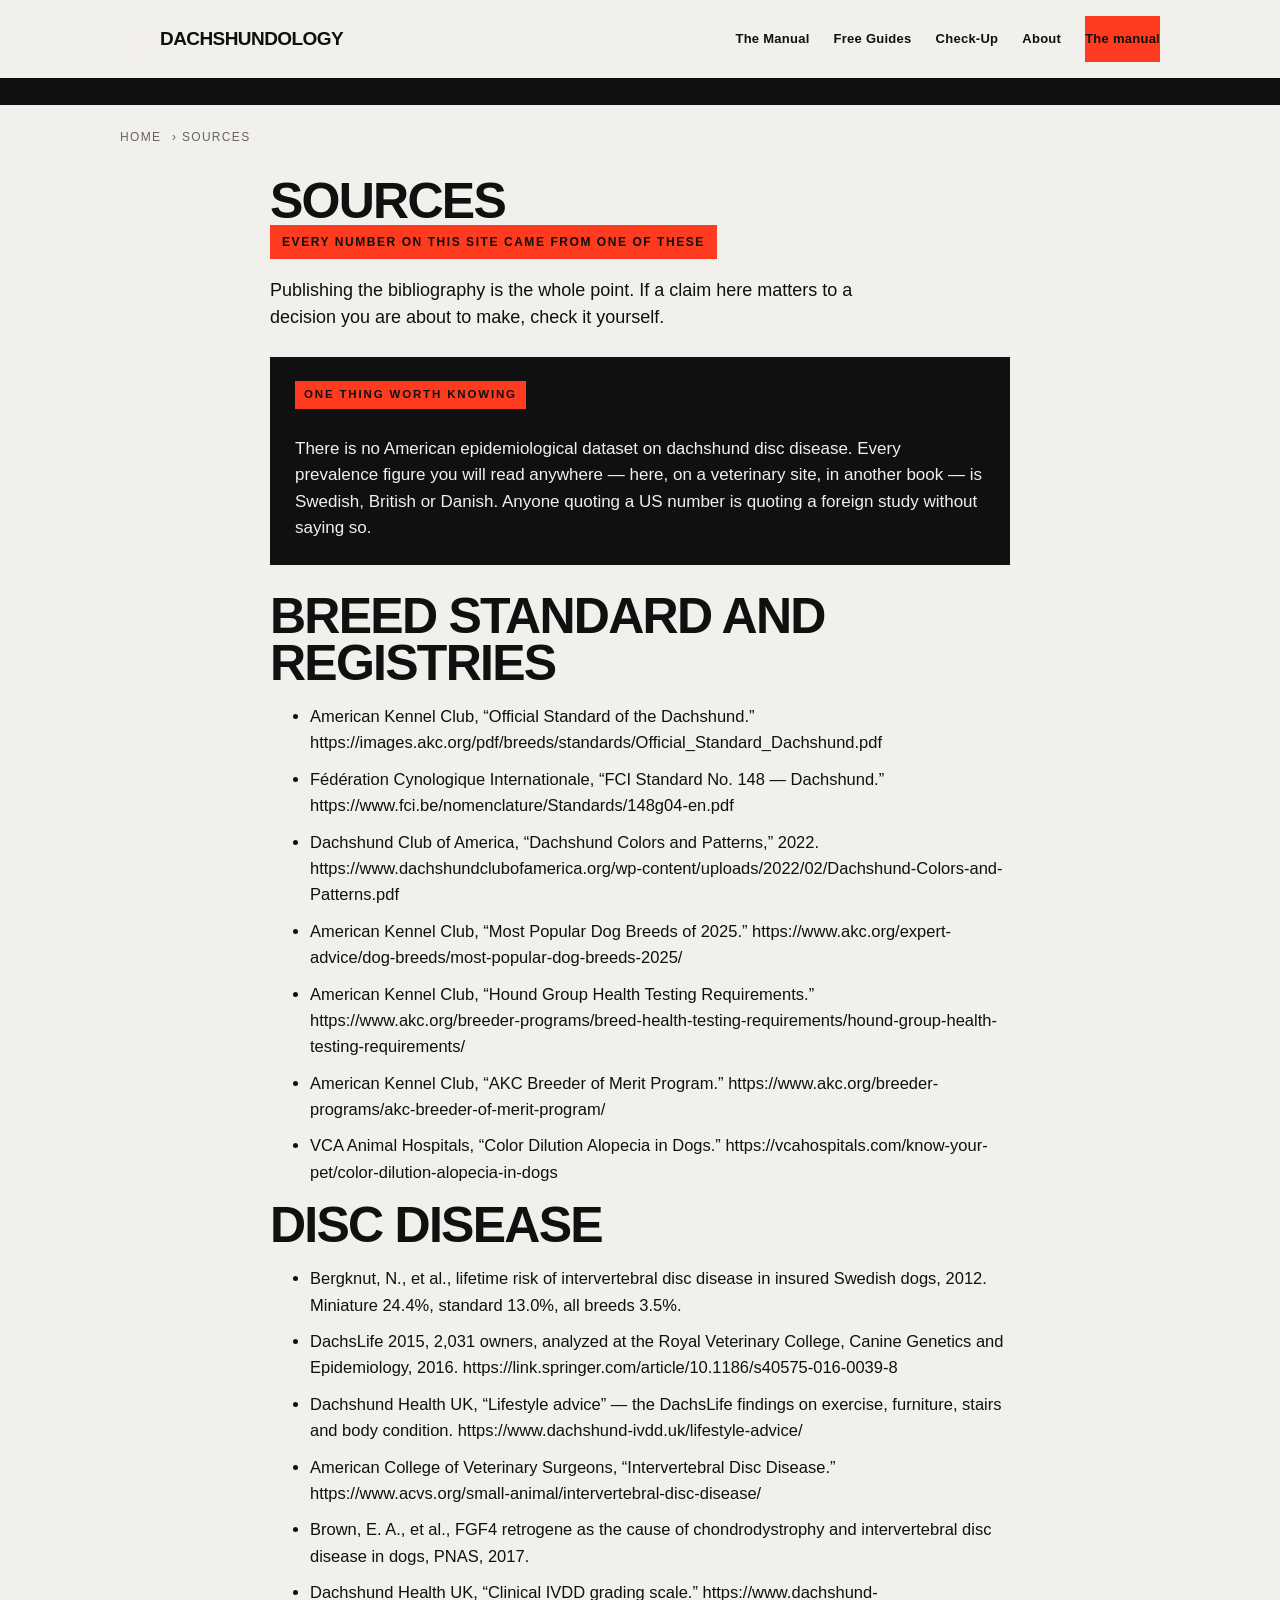
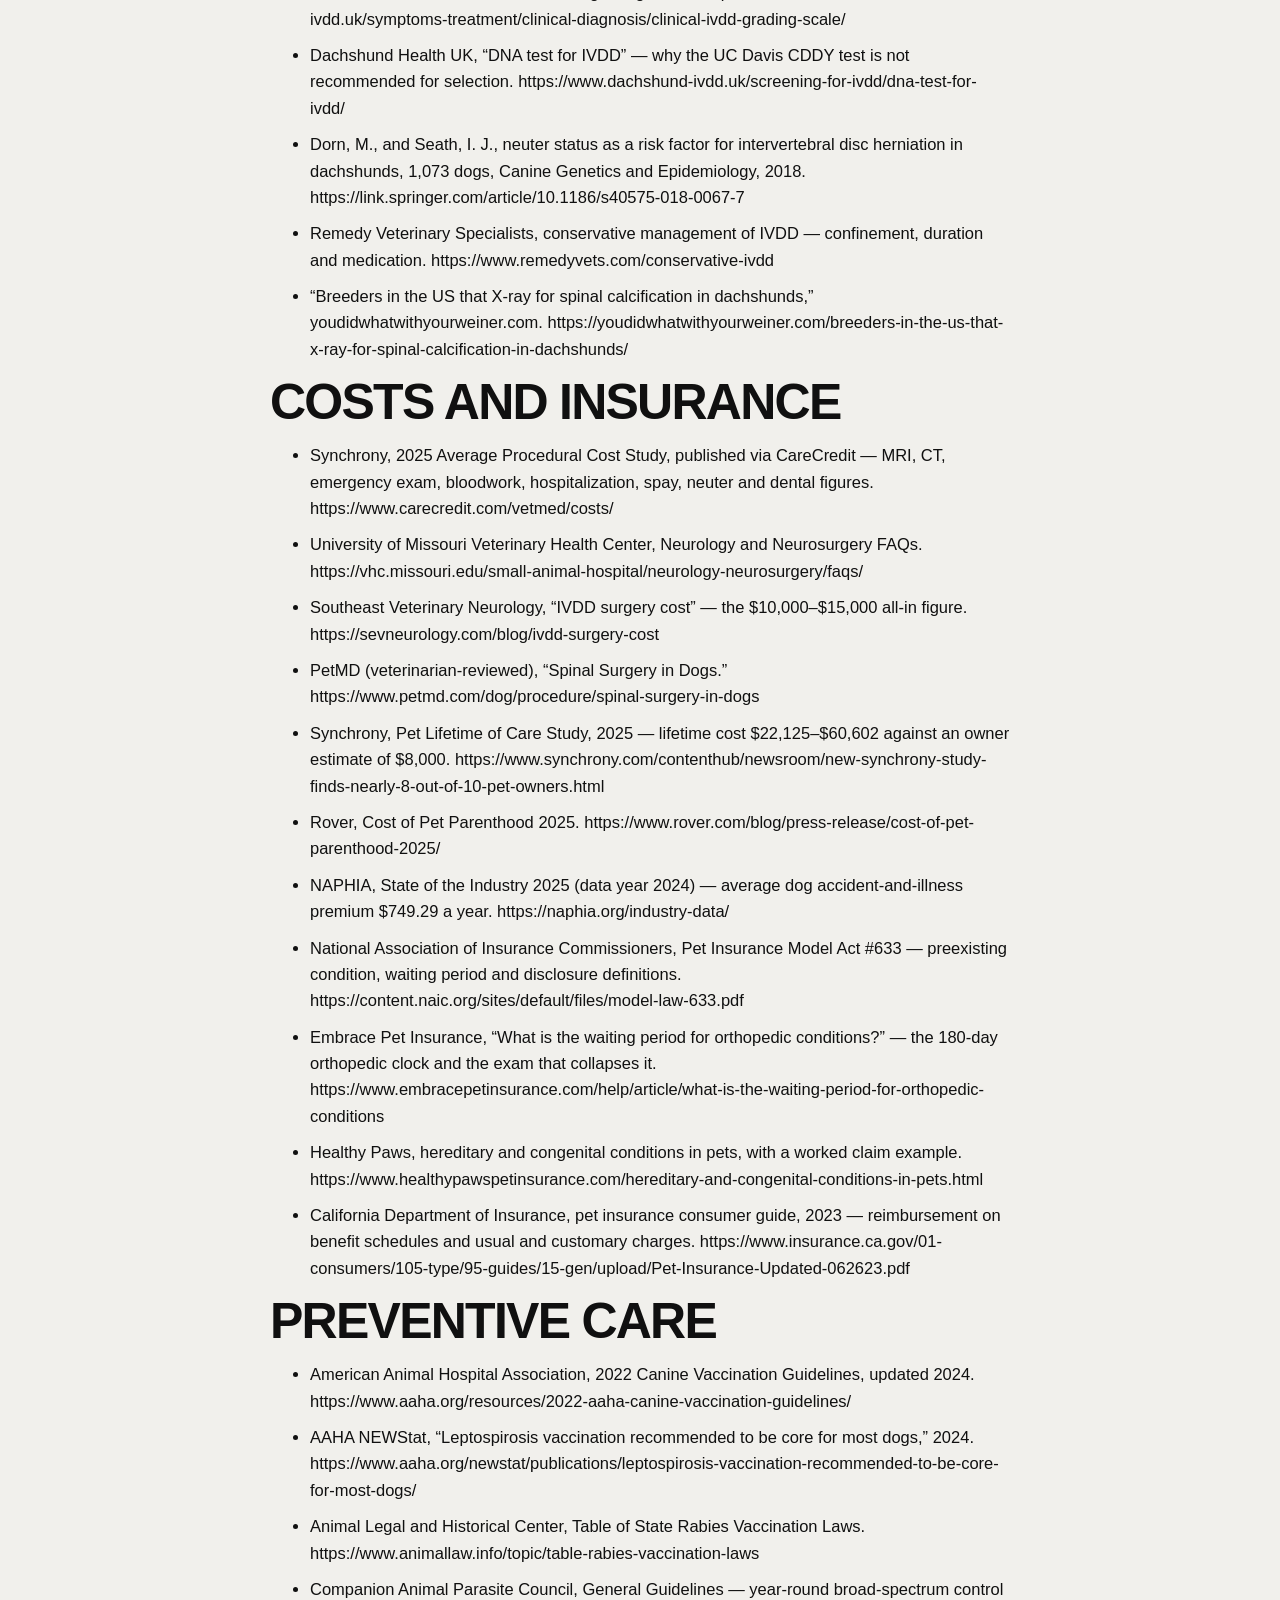
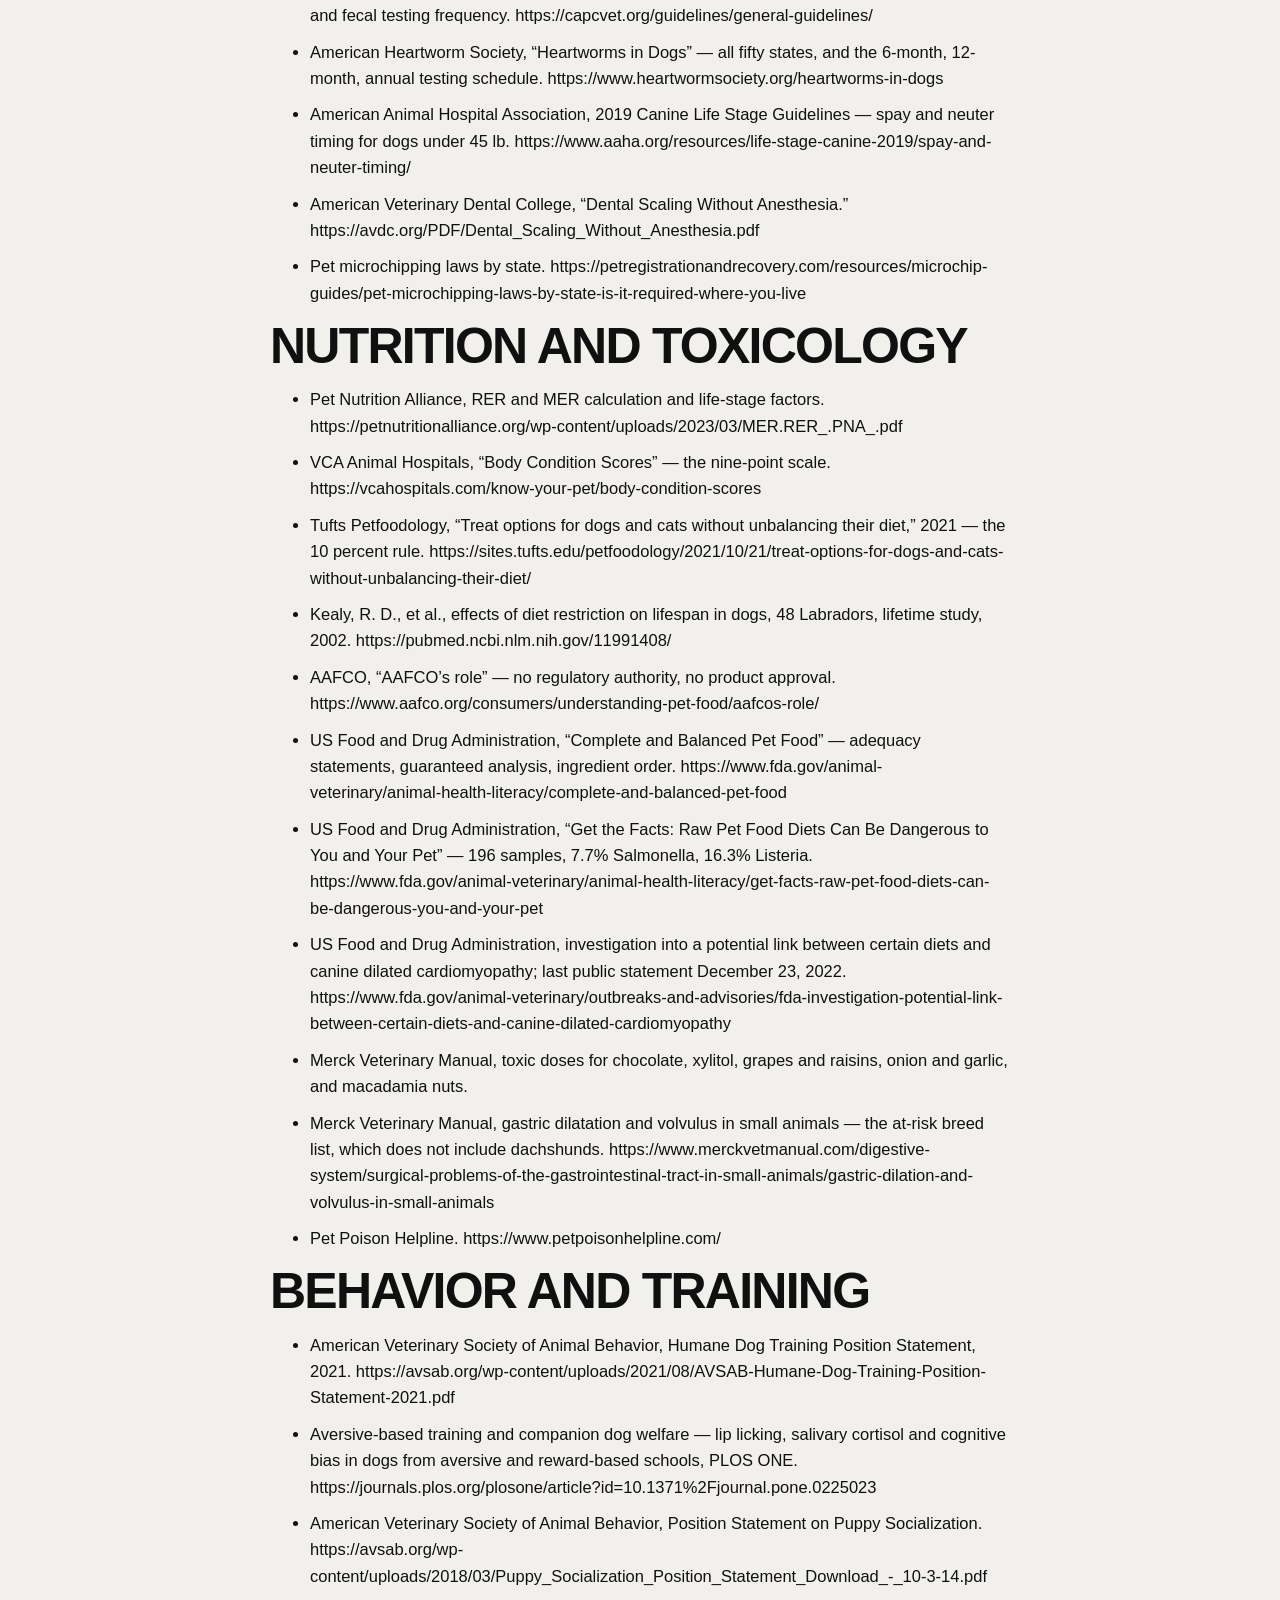
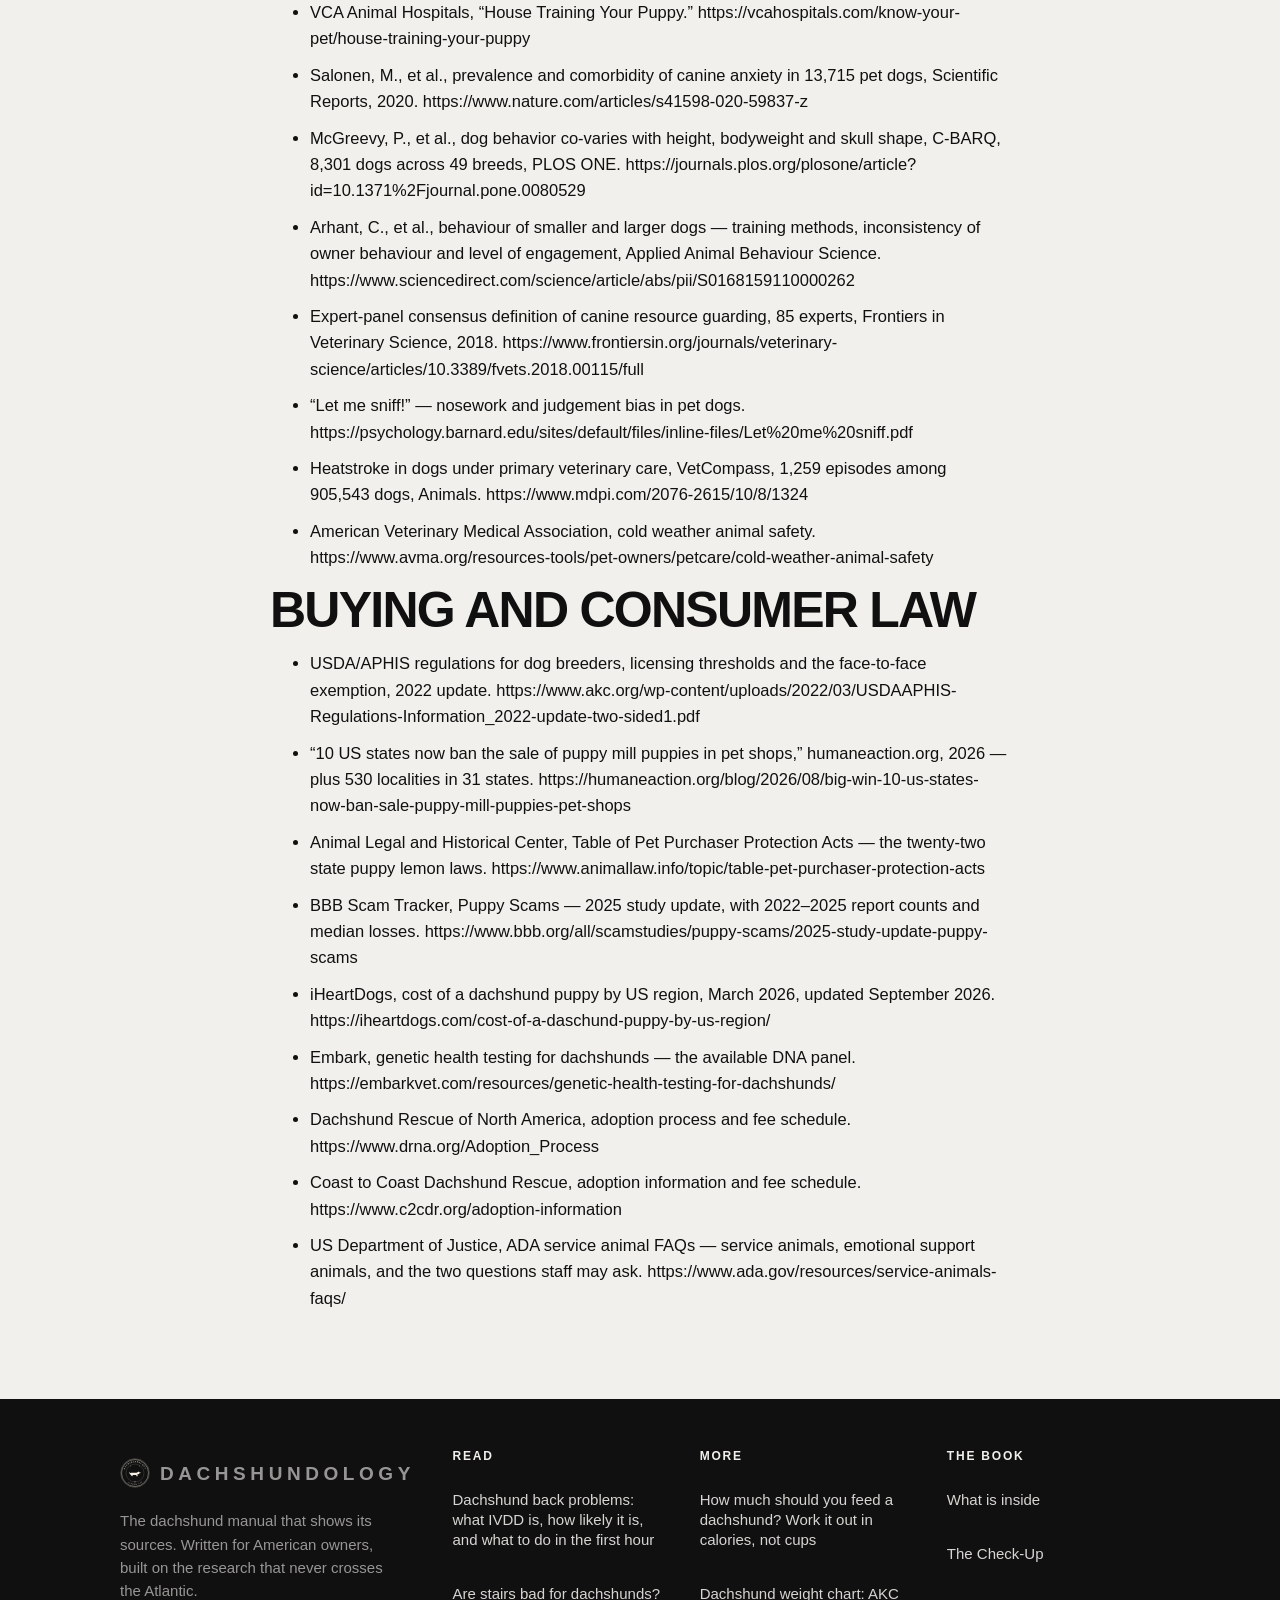
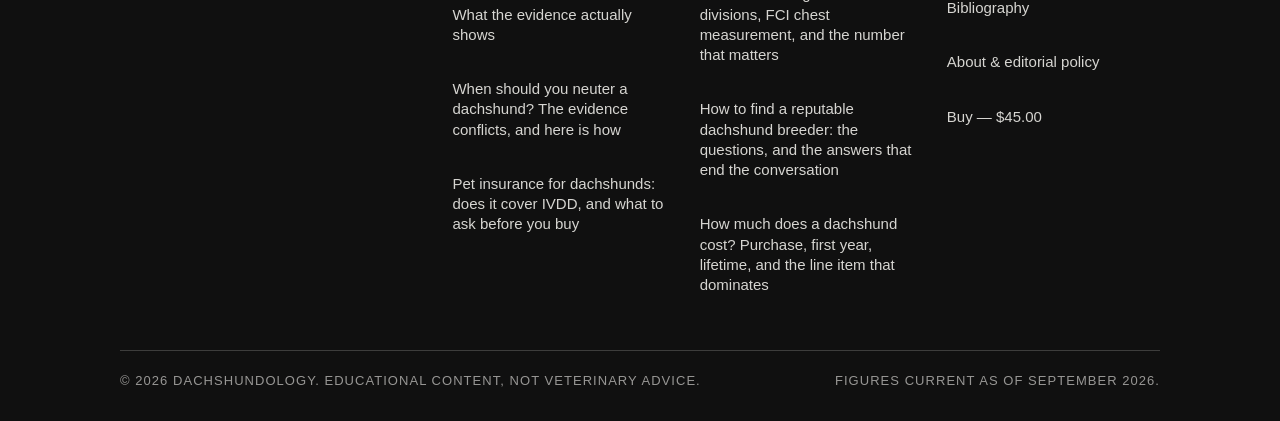
<file: sources.html>
<!doctype html><html lang="en"><head>
<meta charset="utf-8"><meta name="viewport" content="width=device-width,initial-scale=1">
<title>Sources and bibliography — Dachshundology</title>
<meta name="description" content="Every study, guideline and dataset behind the manual and the free guides, listed and linked. Swedish and British epidemiology, ACVS, AAHA, AVSAB, CAPC, FDA, Merck.">
<link rel="canonical" href="https://dachshundology.vercel.app/sources/">
<meta name="robots" content="noindex, nofollow">
<meta property="og:type" content="website"><meta property="og:site_name" content="Dachshundology">
<meta property="og:title" content="Sources and bibliography — Dachshundology"><meta property="og:description" content="Every study, guideline and dataset behind the manual and the free guides, listed and linked. Swedish and British epidemiology, ACVS, AAHA, AVSAB, CAPC, FDA, Merck.">
<meta property="og:url" content="https://dachshundology.vercel.app/sources/"><meta name="twitter:card" content="summary_large_image">
<link rel="preconnect" href="https://fonts.googleapis.com"><link rel="preconnect" href="https://fonts.gstatic.com" crossorigin>
<link rel="stylesheet" href="https://fonts.googleapis.com/css2?family=Libre+Baskerville:ital,wght@0,400;0,700;1,400&family=EB+Garamond:ital,wght@0,400;0,500;0,600;1,400&family=Jost:wght@400;500&family=Parisienne&display=swap">
<link rel="stylesheet" href="/assets/site.css">
<link rel="icon" href="/assets/favicon.svg" type="image/svg+xml">
<script type="application/ld+json">{"@context":"https://schema.org","@type":"BreadcrumbList","itemListElement":[{"@type":"ListItem","position":1,"name":"Home","item":"https://dachshundology.vercel.app/"},{"@type":"ListItem","position":2,"name":"Sources","item":"https://dachshundology.vercel.app/sources/"}]}</script></head>
<body class="">
<header class="site"><div class="wrap bar">
  <a class="brandmark" href="/"><svg viewBox="0 0 240 240" width="34" xmlns="http://www.w3.org/2000/svg">
    <defs>
      <path id="c4izul5t" d="M120 120 m-86 0 a86 86 0 1 1 172 0" fill="none"/>
      <path id="c4izul5b" d="M120 120 m86 0 a86 86 0 1 1 -172 0" fill="none"/>
    </defs>
    <circle cx="120" cy="120" r="115" fill="none" stroke="#F6F1E4" stroke-width="1.4"/>
    <circle cx="120" cy="120" r="108" fill="none" stroke="#F6F1E4" stroke-width="3"/>
    <circle cx="120" cy="120" r="72" fill="none" stroke="#F6F1E4" stroke-width="1"/>
    <text font-family="TeX Gyre Heros" font-size="15" letter-spacing="4.2" fill="#F6F1E4">
      <textPath href="#c4izul5t" startOffset="50%" text-anchor="middle">DACHSHUNDOLOGY</textPath></text>
    <text font-family="TeX Gyre Heros" font-size="11" letter-spacing="3.4" fill="#F6F1E4">
      <textPath href="#c4izul5b" startOffset="50%" text-anchor="middle">EST. MMXXVI</textPath></text>
    <g transform="translate(120,126)">
      <g transform="translate(-52,-22) scale(0.208)">
    <g fill="#F6F1E4">
      <rect x="96" y="128" width="27" height="72" rx="13"/><rect x="134" y="130" width="27" height="70" rx="13"/>
      <rect x="296" y="132" width="24" height="68" rx="12"/><rect x="326" y="130" width="24" height="70" rx="12"/>
      <path d="M40 92 C60 66 88 62 120 64 L300 64 C328 64 338 58 350 48 C364 36 376 32 392 33 C410 34 420 44 423 56 L462 62 C473 64 474 76 464 78 L426 82 C420 94 406 100 392 100 C372 101 356 112 350 128 C346 143 330 151 310 151 L152 151 C120 151 98 146 84 136 C66 124 52 110 40 92 Z"/>
      <ellipse cx="116" cy="118" rx="42" ry="38"/>
      <path d="M46 96 C30 70 30 44 44 26 C52 36 54 56 58 70 C62 82 68 90 74 96 Z"/>
      <path d="M380 44 C404 40 414 58 412 82 C410 108 396 124 378 124 C360 124 352 106 354 84 C356 62 364 48 380 44 Z"/>
    </g>
    <circle cx="407" cy="60" r="5" fill="#1E4032"/>
  </g>
    </g>
    <path d="M120 196 l-5 -9 h10 z" fill="#F6F1E4"/>
    <circle cx="86" cy="63" r="2.6" fill="#F6F1E4"/><circle cx="154" cy="63" r="2.6" fill="#F6F1E4"/>
  </svg><span>Dachshundology</span></a>
  <nav><a href="/the-manual">The Manual</a><a href="/guides">Free Guides</a><a href="/check-up">Check-Up</a><a href="/about">About</a>
  <a class="cta-nav" href="/the-manual">The manual</a></nav>
</div></header>
<div class="stripe"></div>
<div class="wrap"><div class="crumbs"><a href="/">Home</a> › Sources</div></div>
<section style="padding-top:8px"><div class="wrap narrow">
  <h1 style="font-size:clamp(32px,5vw,50px)">Sources</h1>
  <div class="sub">every number on this site came from one of these</div>
  <p class="lede" style="margin-top:18px">Publishing the bibliography is the whole point. If a claim here
  matters to a decision you are about to make, check it yourself.</p>
  <div class="callout evidence" style="margin-top:26px"><div class="t">One thing worth knowing</div>
  <p>There is no American epidemiological dataset on dachshund disc disease. Every prevalence figure you will
  read anywhere — here, on a veterinary site, in another book — is Swedish, British or Danish. Anyone quoting a
  US number is quoting a foreign study without saying so.</p></div>
  <h2>Breed standard and registries</h2><ul style="font-size:16.5px;line-height:1.6">
    <li style="margin:10px 0;word-break:break-word">American Kennel Club, “Official Standard of the Dachshund.” https://images.akc.org/pdf/breeds/standards/Official_Standard_Dachshund.pdf</li><li style="margin:10px 0;word-break:break-word">Fédération Cynologique Internationale, “FCI Standard No. 148 — Dachshund.” https://www.fci.be/nomenclature/Standards/148g04-en.pdf</li><li style="margin:10px 0;word-break:break-word">Dachshund Club of America, “Dachshund Colors and Patterns,” 2022. https://www.dachshundclubofamerica.org/wp-content/uploads/2022/02/Dachshund-Colors-and-Patterns.pdf</li><li style="margin:10px 0;word-break:break-word">American Kennel Club, “Most Popular Dog Breeds of 2025.” https://www.akc.org/expert-advice/dog-breeds/most-popular-dog-breeds-2025/</li><li style="margin:10px 0;word-break:break-word">American Kennel Club, “Hound Group Health Testing Requirements.” https://www.akc.org/breeder-programs/breed-health-testing-requirements/hound-group-health-testing-requirements/</li><li style="margin:10px 0;word-break:break-word">American Kennel Club, “AKC Breeder of Merit Program.” https://www.akc.org/breeder-programs/akc-breeder-of-merit-program/</li><li style="margin:10px 0;word-break:break-word">VCA Animal Hospitals, “Color Dilution Alopecia in Dogs.” https://vcahospitals.com/know-your-pet/color-dilution-alopecia-in-dogs</li></ul><h2>Disc disease</h2><ul style="font-size:16.5px;line-height:1.6">
    <li style="margin:10px 0;word-break:break-word">Bergknut, N., et al., lifetime risk of intervertebral disc disease in insured Swedish dogs, 2012. Miniature 24.4%, standard 13.0%, all breeds 3.5%.</li><li style="margin:10px 0;word-break:break-word">DachsLife 2015, 2,031 owners, analyzed at the Royal Veterinary College, Canine Genetics and Epidemiology, 2016. https://link.springer.com/article/10.1186/s40575-016-0039-8</li><li style="margin:10px 0;word-break:break-word">Dachshund Health UK, “Lifestyle advice” — the DachsLife findings on exercise, furniture, stairs and body condition. https://www.dachshund-ivdd.uk/lifestyle-advice/</li><li style="margin:10px 0;word-break:break-word">American College of Veterinary Surgeons, “Intervertebral Disc Disease.” https://www.acvs.org/small-animal/intervertebral-disc-disease/</li><li style="margin:10px 0;word-break:break-word">Brown, E. A., et al., FGF4 retrogene as the cause of chondrodystrophy and intervertebral disc disease in dogs, PNAS, 2017.</li><li style="margin:10px 0;word-break:break-word">Dachshund Health UK, “Clinical IVDD grading scale.” https://www.dachshund-ivdd.uk/symptoms-treatment/clinical-diagnosis/clinical-ivdd-grading-scale/</li><li style="margin:10px 0;word-break:break-word">Dachshund Health UK, “DNA test for IVDD” — why the UC Davis CDDY test is not recommended for selection. https://www.dachshund-ivdd.uk/screening-for-ivdd/dna-test-for-ivdd/</li><li style="margin:10px 0;word-break:break-word">Dorn, M., and Seath, I. J., neuter status as a risk factor for intervertebral disc herniation in dachshunds, 1,073 dogs, Canine Genetics and Epidemiology, 2018. https://link.springer.com/article/10.1186/s40575-018-0067-7</li><li style="margin:10px 0;word-break:break-word">Remedy Veterinary Specialists, conservative management of IVDD — confinement, duration and medication. https://www.remedyvets.com/conservative-ivdd</li><li style="margin:10px 0;word-break:break-word">“Breeders in the US that X-ray for spinal calcification in dachshunds,” youdidwhatwithyourweiner.com. https://youdidwhatwithyourweiner.com/breeders-in-the-us-that-x-ray-for-spinal-calcification-in-dachshunds/</li></ul><h2>Costs and insurance</h2><ul style="font-size:16.5px;line-height:1.6">
    <li style="margin:10px 0;word-break:break-word">Synchrony, 2025 Average Procedural Cost Study, published via CareCredit — MRI, CT, emergency exam, bloodwork, hospitalization, spay, neuter and dental figures. https://www.carecredit.com/vetmed/costs/</li><li style="margin:10px 0;word-break:break-word">University of Missouri Veterinary Health Center, Neurology and Neurosurgery FAQs. https://vhc.missouri.edu/small-animal-hospital/neurology-neurosurgery/faqs/</li><li style="margin:10px 0;word-break:break-word">Southeast Veterinary Neurology, “IVDD surgery cost” — the $10,000–$15,000 all-in figure. https://sevneurology.com/blog/ivdd-surgery-cost</li><li style="margin:10px 0;word-break:break-word">PetMD (veterinarian-reviewed), “Spinal Surgery in Dogs.” https://www.petmd.com/dog/procedure/spinal-surgery-in-dogs</li><li style="margin:10px 0;word-break:break-word">Synchrony, Pet Lifetime of Care Study, 2025 — lifetime cost $22,125–$60,602 against an owner estimate of $8,000. https://www.synchrony.com/contenthub/newsroom/new-synchrony-study-finds-nearly-8-out-of-10-pet-owners.html</li><li style="margin:10px 0;word-break:break-word">Rover, Cost of Pet Parenthood 2025. https://www.rover.com/blog/press-release/cost-of-pet-parenthood-2025/</li><li style="margin:10px 0;word-break:break-word">NAPHIA, State of the Industry 2025 (data year 2024) — average dog accident-and-illness premium $749.29 a year. https://naphia.org/industry-data/</li><li style="margin:10px 0;word-break:break-word">National Association of Insurance Commissioners, Pet Insurance Model Act #633 — preexisting condition, waiting period and disclosure definitions. https://content.naic.org/sites/default/files/model-law-633.pdf</li><li style="margin:10px 0;word-break:break-word">Embrace Pet Insurance, “What is the waiting period for orthopedic conditions?” — the 180-day orthopedic clock and the exam that collapses it. https://www.embracepetinsurance.com/help/article/what-is-the-waiting-period-for-orthopedic-conditions</li><li style="margin:10px 0;word-break:break-word">Healthy Paws, hereditary and congenital conditions in pets, with a worked claim example. https://www.healthypawspetinsurance.com/hereditary-and-congenital-conditions-in-pets.html</li><li style="margin:10px 0;word-break:break-word">California Department of Insurance, pet insurance consumer guide, 2023 — reimbursement on benefit schedules and usual and customary charges. https://www.insurance.ca.gov/01-consumers/105-type/95-guides/15-gen/upload/Pet-Insurance-Updated-062623.pdf</li></ul><h2>Preventive care</h2><ul style="font-size:16.5px;line-height:1.6">
    <li style="margin:10px 0;word-break:break-word">American Animal Hospital Association, 2022 Canine Vaccination Guidelines, updated 2024. https://www.aaha.org/resources/2022-aaha-canine-vaccination-guidelines/</li><li style="margin:10px 0;word-break:break-word">AAHA NEWStat, “Leptospirosis vaccination recommended to be core for most dogs,” 2024. https://www.aaha.org/newstat/publications/leptospirosis-vaccination-recommended-to-be-core-for-most-dogs/</li><li style="margin:10px 0;word-break:break-word">Animal Legal and Historical Center, Table of State Rabies Vaccination Laws. https://www.animallaw.info/topic/table-rabies-vaccination-laws</li><li style="margin:10px 0;word-break:break-word">Companion Animal Parasite Council, General Guidelines — year-round broad-spectrum control and fecal testing frequency. https://capcvet.org/guidelines/general-guidelines/</li><li style="margin:10px 0;word-break:break-word">American Heartworm Society, “Heartworms in Dogs” — all fifty states, and the 6-month, 12-month, annual testing schedule. https://www.heartwormsociety.org/heartworms-in-dogs</li><li style="margin:10px 0;word-break:break-word">American Animal Hospital Association, 2019 Canine Life Stage Guidelines — spay and neuter timing for dogs under 45 lb. https://www.aaha.org/resources/life-stage-canine-2019/spay-and-neuter-timing/</li><li style="margin:10px 0;word-break:break-word">American Veterinary Dental College, “Dental Scaling Without Anesthesia.” https://avdc.org/PDF/Dental_Scaling_Without_Anesthesia.pdf</li><li style="margin:10px 0;word-break:break-word">Pet microchipping laws by state. https://petregistrationandrecovery.com/resources/microchip-guides/pet-microchipping-laws-by-state-is-it-required-where-you-live</li></ul><h2>Nutrition and toxicology</h2><ul style="font-size:16.5px;line-height:1.6">
    <li style="margin:10px 0;word-break:break-word">Pet Nutrition Alliance, RER and MER calculation and life-stage factors. https://petnutritionalliance.org/wp-content/uploads/2023/03/MER.RER_.PNA_.pdf</li><li style="margin:10px 0;word-break:break-word">VCA Animal Hospitals, “Body Condition Scores” — the nine-point scale. https://vcahospitals.com/know-your-pet/body-condition-scores</li><li style="margin:10px 0;word-break:break-word">Tufts Petfoodology, “Treat options for dogs and cats without unbalancing their diet,” 2021 — the 10 percent rule. https://sites.tufts.edu/petfoodology/2021/10/21/treat-options-for-dogs-and-cats-without-unbalancing-their-diet/</li><li style="margin:10px 0;word-break:break-word">Kealy, R. D., et al., effects of diet restriction on lifespan in dogs, 48 Labradors, lifetime study, 2002. https://pubmed.ncbi.nlm.nih.gov/11991408/</li><li style="margin:10px 0;word-break:break-word">AAFCO, “AAFCO’s role” — no regulatory authority, no product approval. https://www.aafco.org/consumers/understanding-pet-food/aafcos-role/</li><li style="margin:10px 0;word-break:break-word">US Food and Drug Administration, “Complete and Balanced Pet Food” — adequacy statements, guaranteed analysis, ingredient order. https://www.fda.gov/animal-veterinary/animal-health-literacy/complete-and-balanced-pet-food</li><li style="margin:10px 0;word-break:break-word">US Food and Drug Administration, “Get the Facts: Raw Pet Food Diets Can Be Dangerous to You and Your Pet” — 196 samples, 7.7% Salmonella, 16.3% Listeria. https://www.fda.gov/animal-veterinary/animal-health-literacy/get-facts-raw-pet-food-diets-can-be-dangerous-you-and-your-pet</li><li style="margin:10px 0;word-break:break-word">US Food and Drug Administration, investigation into a potential link between certain diets and canine dilated cardiomyopathy; last public statement December 23, 2022. https://www.fda.gov/animal-veterinary/outbreaks-and-advisories/fda-investigation-potential-link-between-certain-diets-and-canine-dilated-cardiomyopathy</li><li style="margin:10px 0;word-break:break-word">Merck Veterinary Manual, toxic doses for chocolate, xylitol, grapes and raisins, onion and garlic, and macadamia nuts.</li><li style="margin:10px 0;word-break:break-word">Merck Veterinary Manual, gastric dilatation and volvulus in small animals — the at-risk breed list, which does not include dachshunds. https://www.merckvetmanual.com/digestive-system/surgical-problems-of-the-gastrointestinal-tract-in-small-animals/gastric-dilation-and-volvulus-in-small-animals</li><li style="margin:10px 0;word-break:break-word">Pet Poison Helpline. https://www.petpoisonhelpline.com/</li></ul><h2>Behavior and training</h2><ul style="font-size:16.5px;line-height:1.6">
    <li style="margin:10px 0;word-break:break-word">American Veterinary Society of Animal Behavior, Humane Dog Training Position Statement, 2021. https://avsab.org/wp-content/uploads/2021/08/AVSAB-Humane-Dog-Training-Position-Statement-2021.pdf</li><li style="margin:10px 0;word-break:break-word">Aversive-based training and companion dog welfare — lip licking, salivary cortisol and cognitive bias in dogs from aversive and reward-based schools, PLOS ONE. https://journals.plos.org/plosone/article?id=10.1371%2Fjournal.pone.0225023</li><li style="margin:10px 0;word-break:break-word">American Veterinary Society of Animal Behavior, Position Statement on Puppy Socialization. https://avsab.org/wp-content/uploads/2018/03/Puppy_Socialization_Position_Statement_Download_-_10-3-14.pdf</li><li style="margin:10px 0;word-break:break-word">VCA Animal Hospitals, “House Training Your Puppy.” https://vcahospitals.com/know-your-pet/house-training-your-puppy</li><li style="margin:10px 0;word-break:break-word">Salonen, M., et al., prevalence and comorbidity of canine anxiety in 13,715 pet dogs, Scientific Reports, 2020. https://www.nature.com/articles/s41598-020-59837-z</li><li style="margin:10px 0;word-break:break-word">McGreevy, P., et al., dog behavior co-varies with height, bodyweight and skull shape, C-BARQ, 8,301 dogs across 49 breeds, PLOS ONE. https://journals.plos.org/plosone/article?id=10.1371%2Fjournal.pone.0080529</li><li style="margin:10px 0;word-break:break-word">Arhant, C., et al., behaviour of smaller and larger dogs — training methods, inconsistency of owner behaviour and level of engagement, Applied Animal Behaviour Science. https://www.sciencedirect.com/science/article/abs/pii/S0168159110000262</li><li style="margin:10px 0;word-break:break-word">Expert-panel consensus definition of canine resource guarding, 85 experts, Frontiers in Veterinary Science, 2018. https://www.frontiersin.org/journals/veterinary-science/articles/10.3389/fvets.2018.00115/full</li><li style="margin:10px 0;word-break:break-word">“Let me sniff!” — nosework and judgement bias in pet dogs. https://psychology.barnard.edu/sites/default/files/inline-files/Let%20me%20sniff.pdf</li><li style="margin:10px 0;word-break:break-word">Heatstroke in dogs under primary veterinary care, VetCompass, 1,259 episodes among 905,543 dogs, Animals. https://www.mdpi.com/2076-2615/10/8/1324</li><li style="margin:10px 0;word-break:break-word">American Veterinary Medical Association, cold weather animal safety. https://www.avma.org/resources-tools/pet-owners/petcare/cold-weather-animal-safety</li></ul><h2>Buying and consumer law</h2><ul style="font-size:16.5px;line-height:1.6">
    <li style="margin:10px 0;word-break:break-word">USDA/APHIS regulations for dog breeders, licensing thresholds and the face-to-face exemption, 2022 update. https://www.akc.org/wp-content/uploads/2022/03/USDAAPHIS-Regulations-Information_2022-update-two-sided1.pdf</li><li style="margin:10px 0;word-break:break-word">“10 US states now ban the sale of puppy mill puppies in pet shops,” humaneaction.org, 2026 — plus 530 localities in 31 states. https://humaneaction.org/blog/2026/08/big-win-10-us-states-now-ban-sale-puppy-mill-puppies-pet-shops</li><li style="margin:10px 0;word-break:break-word">Animal Legal and Historical Center, Table of Pet Purchaser Protection Acts — the twenty-two state puppy lemon laws. https://www.animallaw.info/topic/table-pet-purchaser-protection-acts</li><li style="margin:10px 0;word-break:break-word">BBB Scam Tracker, Puppy Scams — 2025 study update, with 2022–2025 report counts and median losses. https://www.bbb.org/all/scamstudies/puppy-scams/2025-study-update-puppy-scams</li><li style="margin:10px 0;word-break:break-word">iHeartDogs, cost of a dachshund puppy by US region, March 2026, updated September 2026. https://iheartdogs.com/cost-of-a-daschund-puppy-by-us-region/</li><li style="margin:10px 0;word-break:break-word">Embark, genetic health testing for dachshunds — the available DNA panel. https://embarkvet.com/resources/genetic-health-testing-for-dachshunds/</li><li style="margin:10px 0;word-break:break-word">Dachshund Rescue of North America, adoption process and fee schedule. https://www.drna.org/Adoption_Process</li><li style="margin:10px 0;word-break:break-word">Coast to Coast Dachshund Rescue, adoption information and fee schedule. https://www.c2cdr.org/adoption-information</li><li style="margin:10px 0;word-break:break-word">US Department of Justice, ADA service animal FAQs — service animals, emotional support animals, and the two questions staff may ask. https://www.ada.gov/resources/service-animals-faqs/</li></ul>
</div></section>
<footer class="site"><div class="wrap">
  <div class="fgrid">
    <div><div class="brandmark" style="letter-spacing:.24em"><svg viewBox="0 0 240 240" width="34" xmlns="http://www.w3.org/2000/svg">
    <defs>
      <path id="c4izul5t" d="M120 120 m-86 0 a86 86 0 1 1 172 0" fill="none"/>
      <path id="c4izul5b" d="M120 120 m86 0 a86 86 0 1 1 -172 0" fill="none"/>
    </defs>
    <circle cx="120" cy="120" r="115" fill="none" stroke="#F6F1E4" stroke-width="1.4"/>
    <circle cx="120" cy="120" r="108" fill="none" stroke="#F6F1E4" stroke-width="3"/>
    <circle cx="120" cy="120" r="72" fill="none" stroke="#F6F1E4" stroke-width="1"/>
    <text font-family="TeX Gyre Heros" font-size="15" letter-spacing="4.2" fill="#F6F1E4">
      <textPath href="#c4izul5t" startOffset="50%" text-anchor="middle">DACHSHUNDOLOGY</textPath></text>
    <text font-family="TeX Gyre Heros" font-size="11" letter-spacing="3.4" fill="#F6F1E4">
      <textPath href="#c4izul5b" startOffset="50%" text-anchor="middle">EST. MMXXVI</textPath></text>
    <g transform="translate(120,126)">
      <g transform="translate(-52,-22) scale(0.208)">
    <g fill="#F6F1E4">
      <rect x="96" y="128" width="27" height="72" rx="13"/><rect x="134" y="130" width="27" height="70" rx="13"/>
      <rect x="296" y="132" width="24" height="68" rx="12"/><rect x="326" y="130" width="24" height="70" rx="12"/>
      <path d="M40 92 C60 66 88 62 120 64 L300 64 C328 64 338 58 350 48 C364 36 376 32 392 33 C410 34 420 44 423 56 L462 62 C473 64 474 76 464 78 L426 82 C420 94 406 100 392 100 C372 101 356 112 350 128 C346 143 330 151 310 151 L152 151 C120 151 98 146 84 136 C66 124 52 110 40 92 Z"/>
      <ellipse cx="116" cy="118" rx="42" ry="38"/>
      <path d="M46 96 C30 70 30 44 44 26 C52 36 54 56 58 70 C62 82 68 90 74 96 Z"/>
      <path d="M380 44 C404 40 414 58 412 82 C410 108 396 124 378 124 C360 124 352 106 354 84 C356 62 364 48 380 44 Z"/>
    </g>
    <circle cx="407" cy="60" r="5" fill="#1E4032"/>
  </g>
    </g>
    <path d="M120 196 l-5 -9 h10 z" fill="#F6F1E4"/>
    <circle cx="86" cy="63" r="2.6" fill="#F6F1E4"/><circle cx="154" cy="63" r="2.6" fill="#F6F1E4"/>
  </svg><span>Dachshundology</span></div>
      <p style="margin-top:14px;max-width:34ch">The dachshund manual that shows its sources. Written for American
      owners, built on the research that never crosses the Atlantic.</p></div>
    <div><h4>Read</h4><ul><li><a href="/guides/dachshund-back-problems-ivdd">Dachshund back problems: what IVDD is, how likely it is, and what to do in the first hour</a></li><li><a href="/guides/are-stairs-bad-for-dachshunds">Are stairs bad for dachshunds? What the evidence actually shows</a></li><li><a href="/guides/when-to-neuter-a-dachshund">When should you neuter a dachshund? The evidence conflicts, and here is how</a></li><li><a href="/guides/pet-insurance-for-dachshunds">Pet insurance for dachshunds: does it cover IVDD, and what to ask before you buy</a></li></ul></div>
    <div><h4>More</h4><ul><li><a href="/guides/how-much-to-feed-a-dachshund">How much should you feed a dachshund? Work it out in calories, not cups</a></li><li><a href="/guides/dachshund-weight-chart">Dachshund weight chart: AKC divisions, FCI chest measurement, and the number that matters</a></li><li><a href="/guides/questions-to-ask-a-dachshund-breeder">How to find a reputable dachshund breeder: the questions, and the answers that end the conversation</a></li><li><a href="/guides/how-much-does-a-dachshund-cost">How much does a dachshund cost? Purchase, first year, lifetime, and the line item that dominates</a></li></ul></div>
    <div><h4>The book</h4><ul>
      <li><a href="/the-manual">What is inside</a></li><li><a href="/check-up">The Check-Up</a></li>
      <li><a href="/sources">Bibliography</a></li><li><a href="/about">About &amp; editorial policy</a></li>
      <li><a href="/the-manual">Buy — $45.00</a></li></ul></div>
  </div>
  <div class="fine"><span>© 2026 Dachshundology. Educational content, not veterinary advice.</span>
    <span>Figures current as of September 2026.</span></div>
</div></footer>
</body></html>
</file>
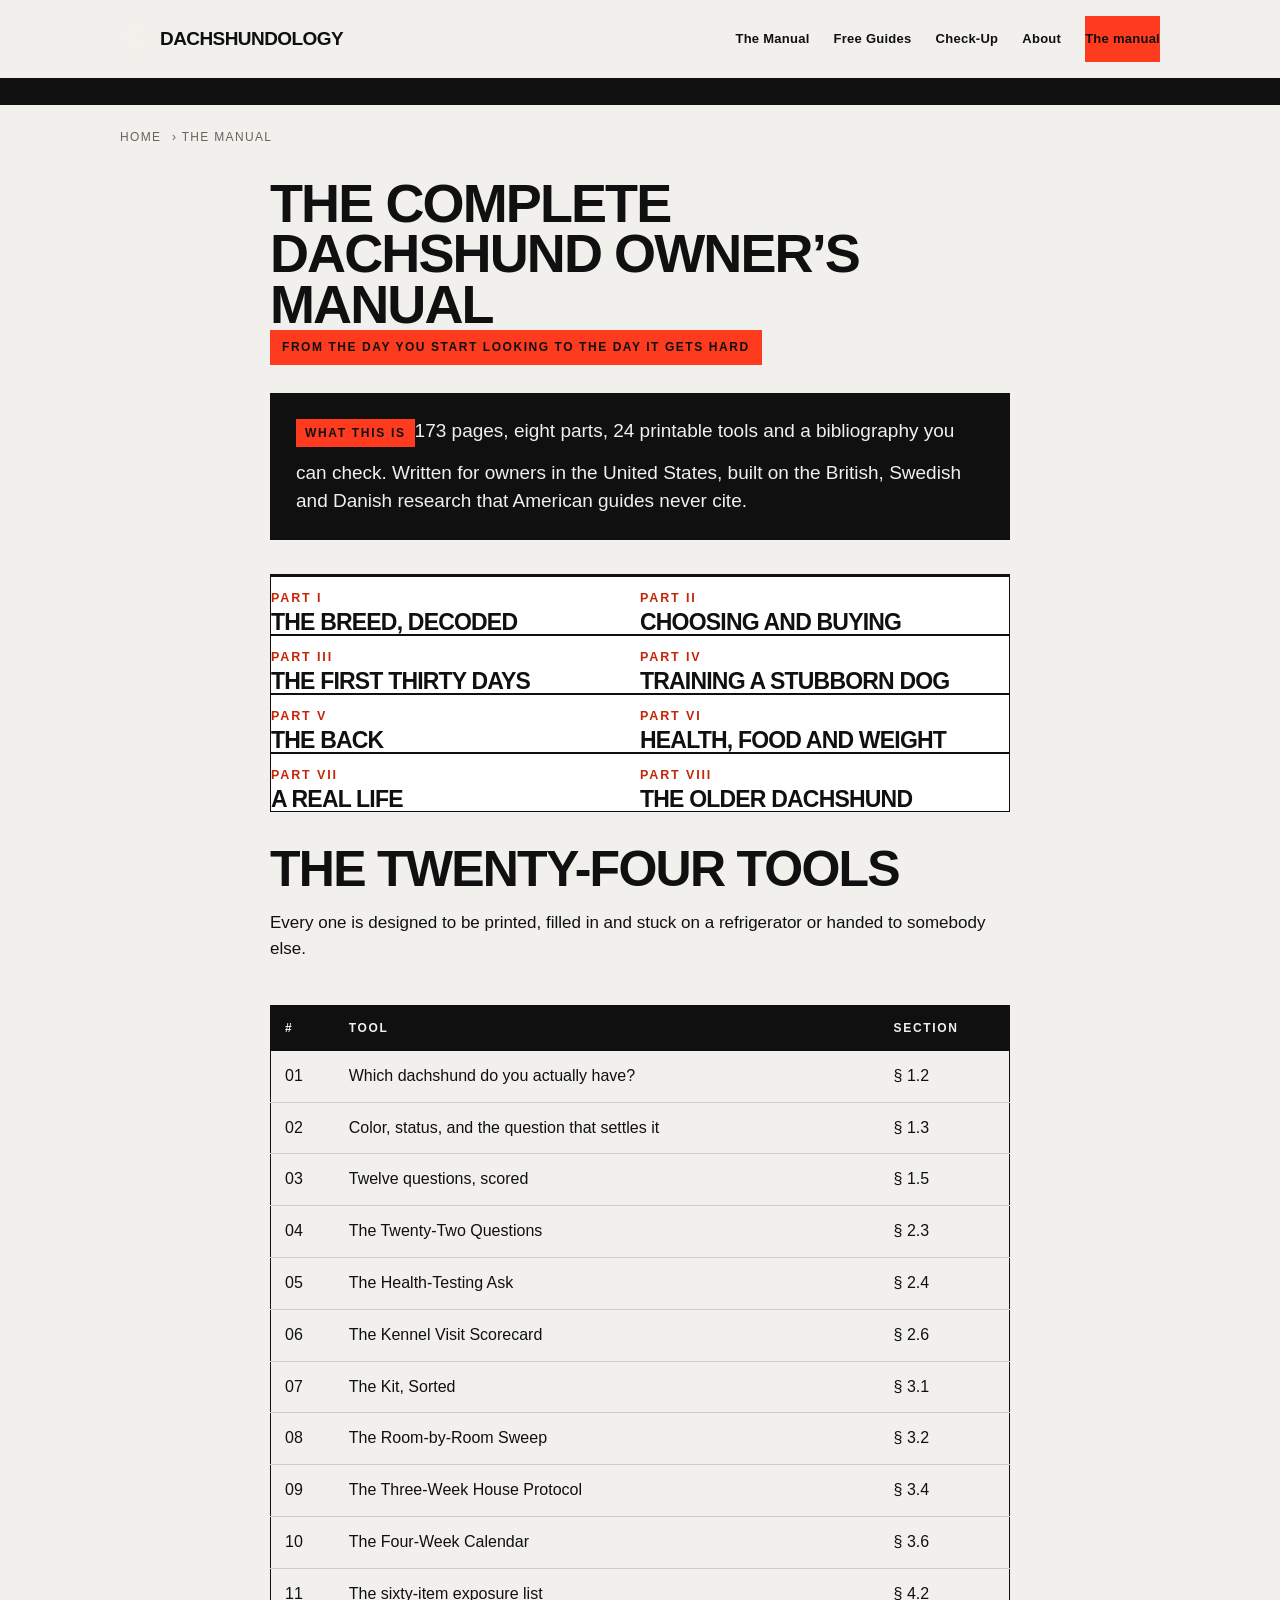
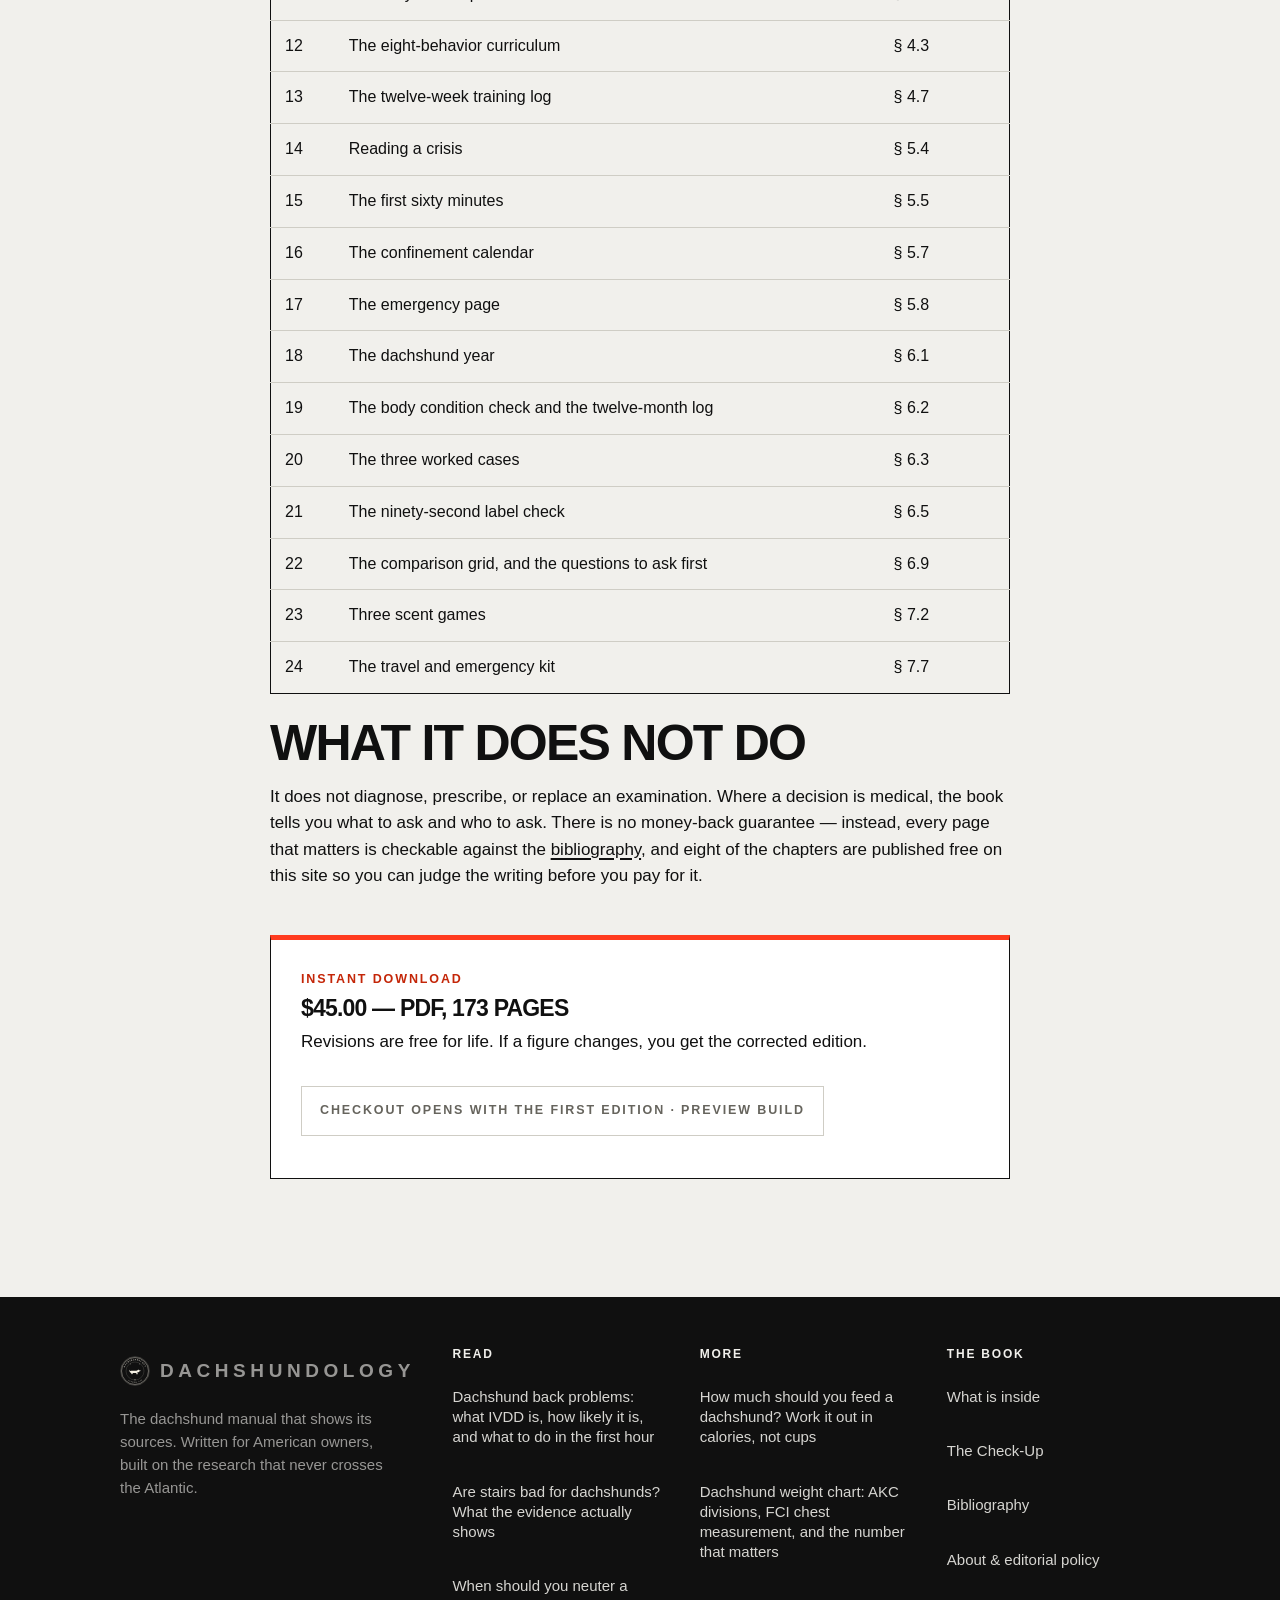
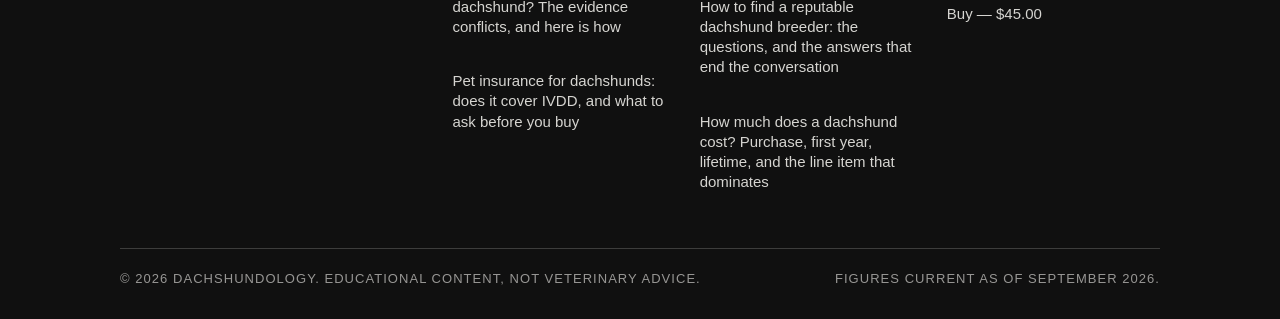
<file: the-manual.html>
<!doctype html><html lang="en"><head>
<meta charset="utf-8"><meta name="viewport" content="width=device-width,initial-scale=1">
<title>The Complete Dachshund Owner’s Manual — 173 pages, every figure sourced</title>
<meta name="description" content="What is inside the manual: eight parts, 24 printable tools, forty answered questions and a full bibliography. $45.00, instant download.">
<link rel="canonical" href="https://dachshundology.vercel.app/the-manual/">
<meta name="robots" content="noindex, nofollow">
<meta property="og:type" content="website"><meta property="og:site_name" content="Dachshundology">
<meta property="og:title" content="The Complete Dachshund Owner’s Manual — 173 pages, every figure sourced"><meta property="og:description" content="What is inside the manual: eight parts, 24 printable tools, forty answered questions and a full bibliography. $45.00, instant download.">
<meta property="og:url" content="https://dachshundology.vercel.app/the-manual/"><meta name="twitter:card" content="summary_large_image">
<link rel="preconnect" href="https://fonts.googleapis.com"><link rel="preconnect" href="https://fonts.gstatic.com" crossorigin>
<link rel="stylesheet" href="https://fonts.googleapis.com/css2?family=Libre+Baskerville:ital,wght@0,400;0,700;1,400&family=EB+Garamond:ital,wght@0,400;0,500;0,600;1,400&family=Jost:wght@400;500&family=Parisienne&display=swap">
<link rel="stylesheet" href="/assets/site.css">
<link rel="icon" href="/assets/favicon.svg" type="image/svg+xml">
<script type="application/ld+json">{"@context":"https://schema.org","@type":"BreadcrumbList","itemListElement":[{"@type":"ListItem","position":1,"name":"Home","item":"https://dachshundology.vercel.app/"},{"@type":"ListItem","position":2,"name":"The Manual","item":"https://dachshundology.vercel.app/the-manual/"}]}</script><script type="application/ld+json">{"@context":"https://schema.org","@type":"Product","name":"The Complete Dachshund Owner’s Manual","description":"A 173-page sourced manual for US dachshund owners.","brand":{"@type":"Brand","name":"Dachshundology"},"offers":{"@type":"Offer","price":"45.00","priceCurrency":"USD","availability":"https://schema.org/InStock","url":"/the-manual/"}}</script></head>
<body class="">
<header class="site"><div class="wrap bar">
  <a class="brandmark" href="/"><svg viewBox="0 0 240 240" width="34" xmlns="http://www.w3.org/2000/svg">
    <defs>
      <path id="c4izul5t" d="M120 120 m-86 0 a86 86 0 1 1 172 0" fill="none"/>
      <path id="c4izul5b" d="M120 120 m86 0 a86 86 0 1 1 -172 0" fill="none"/>
    </defs>
    <circle cx="120" cy="120" r="115" fill="none" stroke="#F6F1E4" stroke-width="1.4"/>
    <circle cx="120" cy="120" r="108" fill="none" stroke="#F6F1E4" stroke-width="3"/>
    <circle cx="120" cy="120" r="72" fill="none" stroke="#F6F1E4" stroke-width="1"/>
    <text font-family="TeX Gyre Heros" font-size="15" letter-spacing="4.2" fill="#F6F1E4">
      <textPath href="#c4izul5t" startOffset="50%" text-anchor="middle">DACHSHUNDOLOGY</textPath></text>
    <text font-family="TeX Gyre Heros" font-size="11" letter-spacing="3.4" fill="#F6F1E4">
      <textPath href="#c4izul5b" startOffset="50%" text-anchor="middle">EST. MMXXVI</textPath></text>
    <g transform="translate(120,126)">
      <g transform="translate(-52,-22) scale(0.208)">
    <g fill="#F6F1E4">
      <rect x="96" y="128" width="27" height="72" rx="13"/><rect x="134" y="130" width="27" height="70" rx="13"/>
      <rect x="296" y="132" width="24" height="68" rx="12"/><rect x="326" y="130" width="24" height="70" rx="12"/>
      <path d="M40 92 C60 66 88 62 120 64 L300 64 C328 64 338 58 350 48 C364 36 376 32 392 33 C410 34 420 44 423 56 L462 62 C473 64 474 76 464 78 L426 82 C420 94 406 100 392 100 C372 101 356 112 350 128 C346 143 330 151 310 151 L152 151 C120 151 98 146 84 136 C66 124 52 110 40 92 Z"/>
      <ellipse cx="116" cy="118" rx="42" ry="38"/>
      <path d="M46 96 C30 70 30 44 44 26 C52 36 54 56 58 70 C62 82 68 90 74 96 Z"/>
      <path d="M380 44 C404 40 414 58 412 82 C410 108 396 124 378 124 C360 124 352 106 354 84 C356 62 364 48 380 44 Z"/>
    </g>
    <circle cx="407" cy="60" r="5" fill="#1E4032"/>
  </g>
    </g>
    <path d="M120 196 l-5 -9 h10 z" fill="#F6F1E4"/>
    <circle cx="86" cy="63" r="2.6" fill="#F6F1E4"/><circle cx="154" cy="63" r="2.6" fill="#F6F1E4"/>
  </svg><span>Dachshundology</span></a>
  <nav><a href="/the-manual">The Manual</a><a href="/guides">Free Guides</a><a href="/check-up">Check-Up</a><a href="/about">About</a>
  <a class="cta-nav" href="/the-manual">The manual</a></nav>
</div></header>
<div class="stripe"></div>
<div class="wrap"><div class="crumbs"><a href="/">Home</a> › The Manual</div></div>
<section style="padding-top:8px"><div class="wrap narrow">
  <h1 style="font-size:clamp(34px,5.4vw,54px)">The Complete Dachshund Owner’s Manual</h1>
  <div class="sub">from the day you start looking to the day it gets hard</div>
  <div class="answer" style="margin:28px 0"><strong>What this is</strong>173 pages, eight parts, 24 printable
  tools and a bibliography you can check. Written for owners in the United States, built on the British,
  Swedish and Danish research that American guides never cite.</div>
  <div class="grid g2" style="margin:34px 0">
    <div style="border-top:2px solid var(--green);padding-top:12px">
      <div class="label" style="color:var(--camel)">Part I</div>
      <h3 style="margin-top:4px">The Breed, Decoded</h3></div><div style="border-top:2px solid var(--green);padding-top:12px">
      <div class="label" style="color:var(--camel)">Part II</div>
      <h3 style="margin-top:4px">Choosing and Buying</h3></div><div style="border-top:2px solid var(--green);padding-top:12px">
      <div class="label" style="color:var(--camel)">Part III</div>
      <h3 style="margin-top:4px">The First Thirty Days</h3></div><div style="border-top:2px solid var(--green);padding-top:12px">
      <div class="label" style="color:var(--camel)">Part IV</div>
      <h3 style="margin-top:4px">Training a Stubborn Dog</h3></div><div style="border-top:2px solid var(--green);padding-top:12px">
      <div class="label" style="color:var(--camel)">Part V</div>
      <h3 style="margin-top:4px">The Back</h3></div><div style="border-top:2px solid var(--green);padding-top:12px">
      <div class="label" style="color:var(--camel)">Part VI</div>
      <h3 style="margin-top:4px">Health, Food and Weight</h3></div><div style="border-top:2px solid var(--green);padding-top:12px">
      <div class="label" style="color:var(--camel)">Part VII</div>
      <h3 style="margin-top:4px">A Real Life</h3></div><div style="border-top:2px solid var(--green);padding-top:12px">
      <div class="label" style="color:var(--camel)">Part VIII</div>
      <h3 style="margin-top:4px">The Older Dachshund</h3></div>
  </div>
  <h2>The twenty-four tools</h2>
  <p>Every one is designed to be printed, filled in and stuck on a refrigerator or handed to somebody else.</p>
  <div class="tablewrap"><table><thead><tr><th>#</th><th>Tool</th><th>Section</th></tr></thead><tbody>
  <tr><td>01</td><td>Which dachshund do you actually have?</td><td>§ 1.2</td></tr><tr><td>02</td><td>Color, status, and the question that settles it</td><td>§ 1.3</td></tr><tr><td>03</td><td>Twelve questions, scored</td><td>§ 1.5</td></tr><tr><td>04</td><td>The Twenty-Two Questions</td><td>§ 2.3</td></tr><tr><td>05</td><td>The Health-Testing Ask</td><td>§ 2.4</td></tr><tr><td>06</td><td>The Kennel Visit Scorecard</td><td>§ 2.6</td></tr><tr><td>07</td><td>The Kit, Sorted</td><td>§ 3.1</td></tr><tr><td>08</td><td>The Room-by-Room Sweep</td><td>§ 3.2</td></tr><tr><td>09</td><td>The Three-Week House Protocol</td><td>§ 3.4</td></tr><tr><td>10</td><td>The Four-Week Calendar</td><td>§ 3.6</td></tr><tr><td>11</td><td>The sixty-item exposure list</td><td>§ 4.2</td></tr><tr><td>12</td><td>The eight-behavior curriculum</td><td>§ 4.3</td></tr><tr><td>13</td><td>The twelve-week training log</td><td>§ 4.7</td></tr><tr><td>14</td><td>Reading a crisis</td><td>§ 5.4</td></tr><tr><td>15</td><td>The first sixty minutes</td><td>§ 5.5</td></tr><tr><td>16</td><td>The confinement calendar</td><td>§ 5.7</td></tr><tr><td>17</td><td>The emergency page</td><td>§ 5.8</td></tr><tr><td>18</td><td>The dachshund year</td><td>§ 6.1</td></tr><tr><td>19</td><td>The body condition check and the twelve-month log</td><td>§ 6.2</td></tr><tr><td>20</td><td>The three worked cases</td><td>§ 6.3</td></tr><tr><td>21</td><td>The ninety-second label check</td><td>§ 6.5</td></tr><tr><td>22</td><td>The comparison grid, and the questions to ask first</td><td>§ 6.9</td></tr><tr><td>23</td><td>Three scent games</td><td>§ 7.2</td></tr><tr><td>24</td><td>The travel and emergency kit</td><td>§ 7.7</td></tr>
  </tbody></table></div>
  <h2>What it does not do</h2>
  <p>It does not diagnose, prescribe, or replace an examination. Where a decision is medical, the book tells you
  what to ask and who to ask. There is no money-back guarantee — instead, every page that matters is checkable
  against the <a href="/sources">bibliography</a>, and eight of the chapters are published free on this site so
  you can judge the writing before you pay for it.</p>
  <div class="sell"><div class="label" style="color:var(--camel)">Instant download</div>
    <h3 style="margin:8px 0 10px">$45.00 — PDF, 173 pages</h3>
    <p style="margin:0 0 18px">Revisions are free for life. If a figure changes, you get the corrected edition.</p>
    <p class="label" style="color:var(--slate);border:1px solid var(--line);padding:14px 18px;display:inline-block">
      Checkout opens with the first edition · preview build</p></div>
</div></section>
<footer class="site"><div class="wrap">
  <div class="fgrid">
    <div><div class="brandmark" style="letter-spacing:.24em"><svg viewBox="0 0 240 240" width="34" xmlns="http://www.w3.org/2000/svg">
    <defs>
      <path id="c4izul5t" d="M120 120 m-86 0 a86 86 0 1 1 172 0" fill="none"/>
      <path id="c4izul5b" d="M120 120 m86 0 a86 86 0 1 1 -172 0" fill="none"/>
    </defs>
    <circle cx="120" cy="120" r="115" fill="none" stroke="#F6F1E4" stroke-width="1.4"/>
    <circle cx="120" cy="120" r="108" fill="none" stroke="#F6F1E4" stroke-width="3"/>
    <circle cx="120" cy="120" r="72" fill="none" stroke="#F6F1E4" stroke-width="1"/>
    <text font-family="TeX Gyre Heros" font-size="15" letter-spacing="4.2" fill="#F6F1E4">
      <textPath href="#c4izul5t" startOffset="50%" text-anchor="middle">DACHSHUNDOLOGY</textPath></text>
    <text font-family="TeX Gyre Heros" font-size="11" letter-spacing="3.4" fill="#F6F1E4">
      <textPath href="#c4izul5b" startOffset="50%" text-anchor="middle">EST. MMXXVI</textPath></text>
    <g transform="translate(120,126)">
      <g transform="translate(-52,-22) scale(0.208)">
    <g fill="#F6F1E4">
      <rect x="96" y="128" width="27" height="72" rx="13"/><rect x="134" y="130" width="27" height="70" rx="13"/>
      <rect x="296" y="132" width="24" height="68" rx="12"/><rect x="326" y="130" width="24" height="70" rx="12"/>
      <path d="M40 92 C60 66 88 62 120 64 L300 64 C328 64 338 58 350 48 C364 36 376 32 392 33 C410 34 420 44 423 56 L462 62 C473 64 474 76 464 78 L426 82 C420 94 406 100 392 100 C372 101 356 112 350 128 C346 143 330 151 310 151 L152 151 C120 151 98 146 84 136 C66 124 52 110 40 92 Z"/>
      <ellipse cx="116" cy="118" rx="42" ry="38"/>
      <path d="M46 96 C30 70 30 44 44 26 C52 36 54 56 58 70 C62 82 68 90 74 96 Z"/>
      <path d="M380 44 C404 40 414 58 412 82 C410 108 396 124 378 124 C360 124 352 106 354 84 C356 62 364 48 380 44 Z"/>
    </g>
    <circle cx="407" cy="60" r="5" fill="#1E4032"/>
  </g>
    </g>
    <path d="M120 196 l-5 -9 h10 z" fill="#F6F1E4"/>
    <circle cx="86" cy="63" r="2.6" fill="#F6F1E4"/><circle cx="154" cy="63" r="2.6" fill="#F6F1E4"/>
  </svg><span>Dachshundology</span></div>
      <p style="margin-top:14px;max-width:34ch">The dachshund manual that shows its sources. Written for American
      owners, built on the research that never crosses the Atlantic.</p></div>
    <div><h4>Read</h4><ul><li><a href="/guides/dachshund-back-problems-ivdd">Dachshund back problems: what IVDD is, how likely it is, and what to do in the first hour</a></li><li><a href="/guides/are-stairs-bad-for-dachshunds">Are stairs bad for dachshunds? What the evidence actually shows</a></li><li><a href="/guides/when-to-neuter-a-dachshund">When should you neuter a dachshund? The evidence conflicts, and here is how</a></li><li><a href="/guides/pet-insurance-for-dachshunds">Pet insurance for dachshunds: does it cover IVDD, and what to ask before you buy</a></li></ul></div>
    <div><h4>More</h4><ul><li><a href="/guides/how-much-to-feed-a-dachshund">How much should you feed a dachshund? Work it out in calories, not cups</a></li><li><a href="/guides/dachshund-weight-chart">Dachshund weight chart: AKC divisions, FCI chest measurement, and the number that matters</a></li><li><a href="/guides/questions-to-ask-a-dachshund-breeder">How to find a reputable dachshund breeder: the questions, and the answers that end the conversation</a></li><li><a href="/guides/how-much-does-a-dachshund-cost">How much does a dachshund cost? Purchase, first year, lifetime, and the line item that dominates</a></li></ul></div>
    <div><h4>The book</h4><ul>
      <li><a href="/the-manual">What is inside</a></li><li><a href="/check-up">The Check-Up</a></li>
      <li><a href="/sources">Bibliography</a></li><li><a href="/about">About &amp; editorial policy</a></li>
      <li><a href="/the-manual">Buy — $45.00</a></li></ul></div>
  </div>
  <div class="fine"><span>© 2026 Dachshundology. Educational content, not veterinary advice.</span>
    <span>Figures current as of September 2026.</span></div>
</div></footer>
</body></html>
</file>
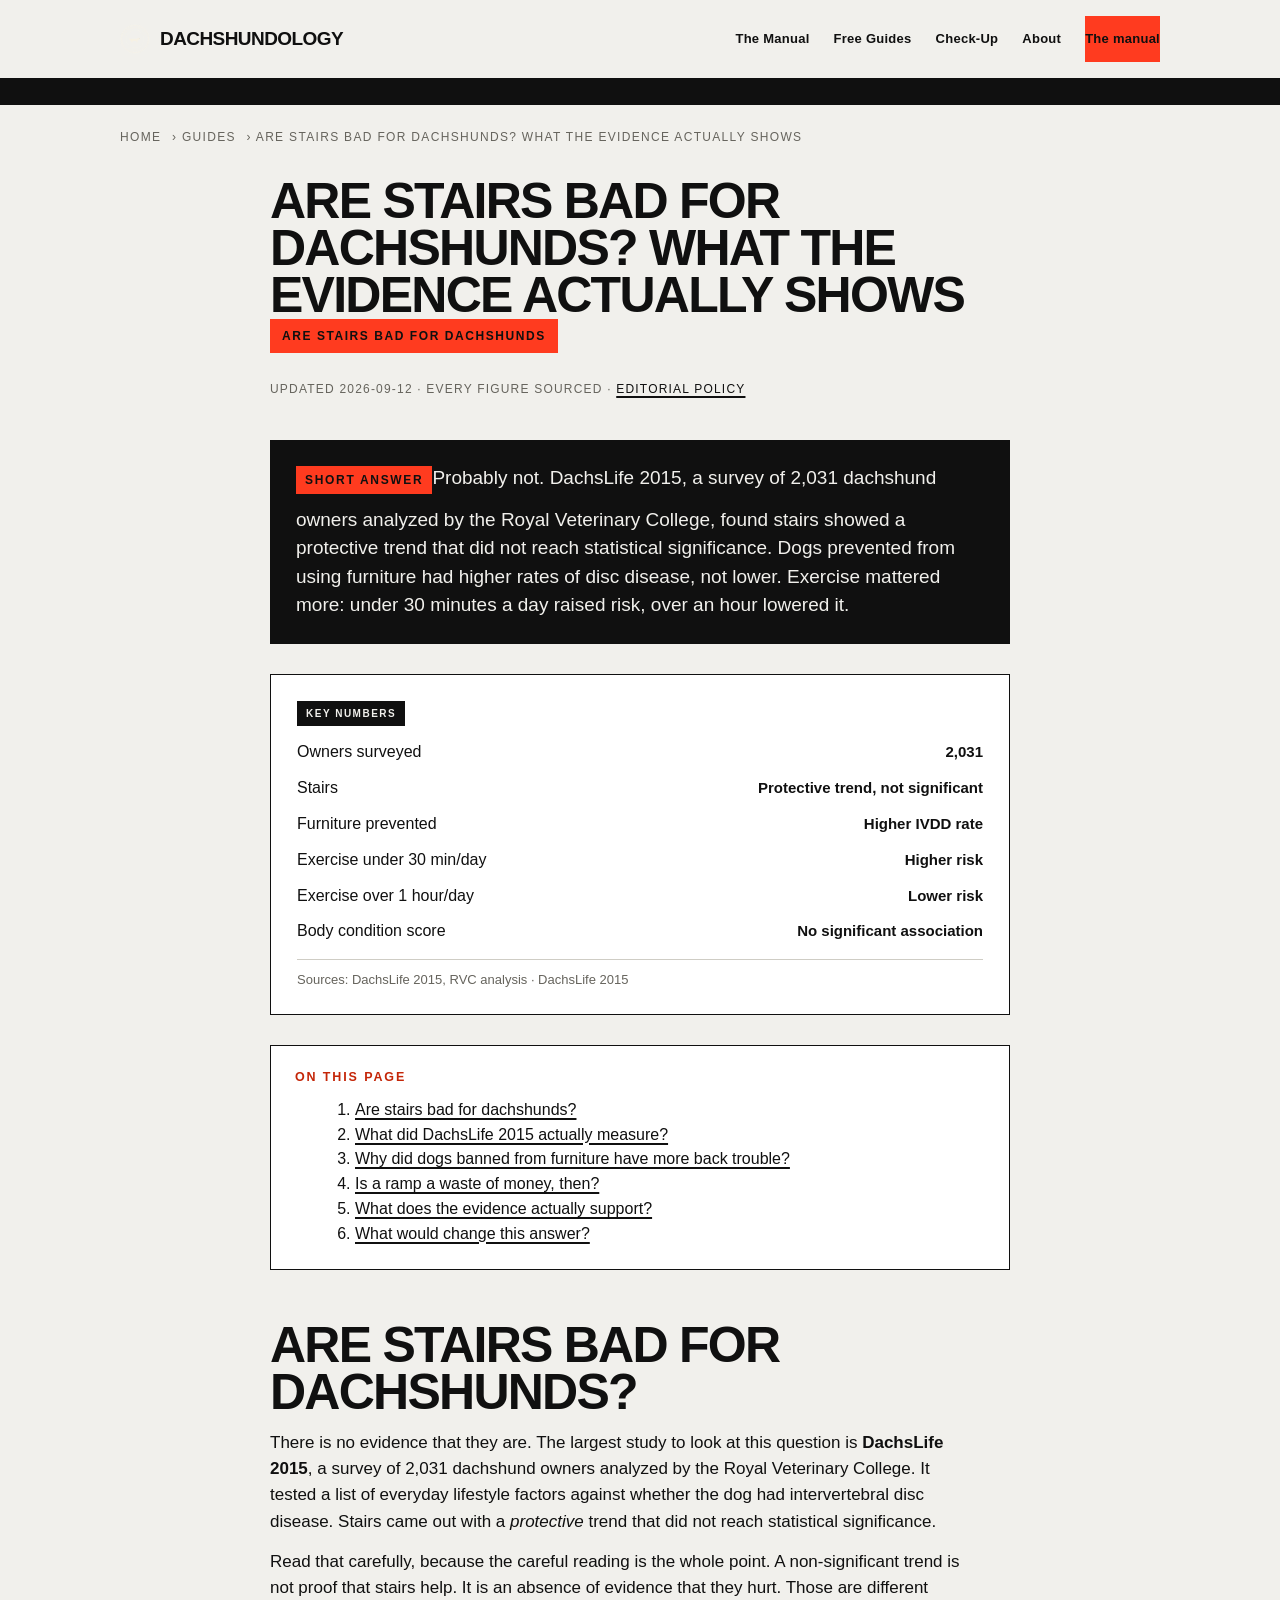
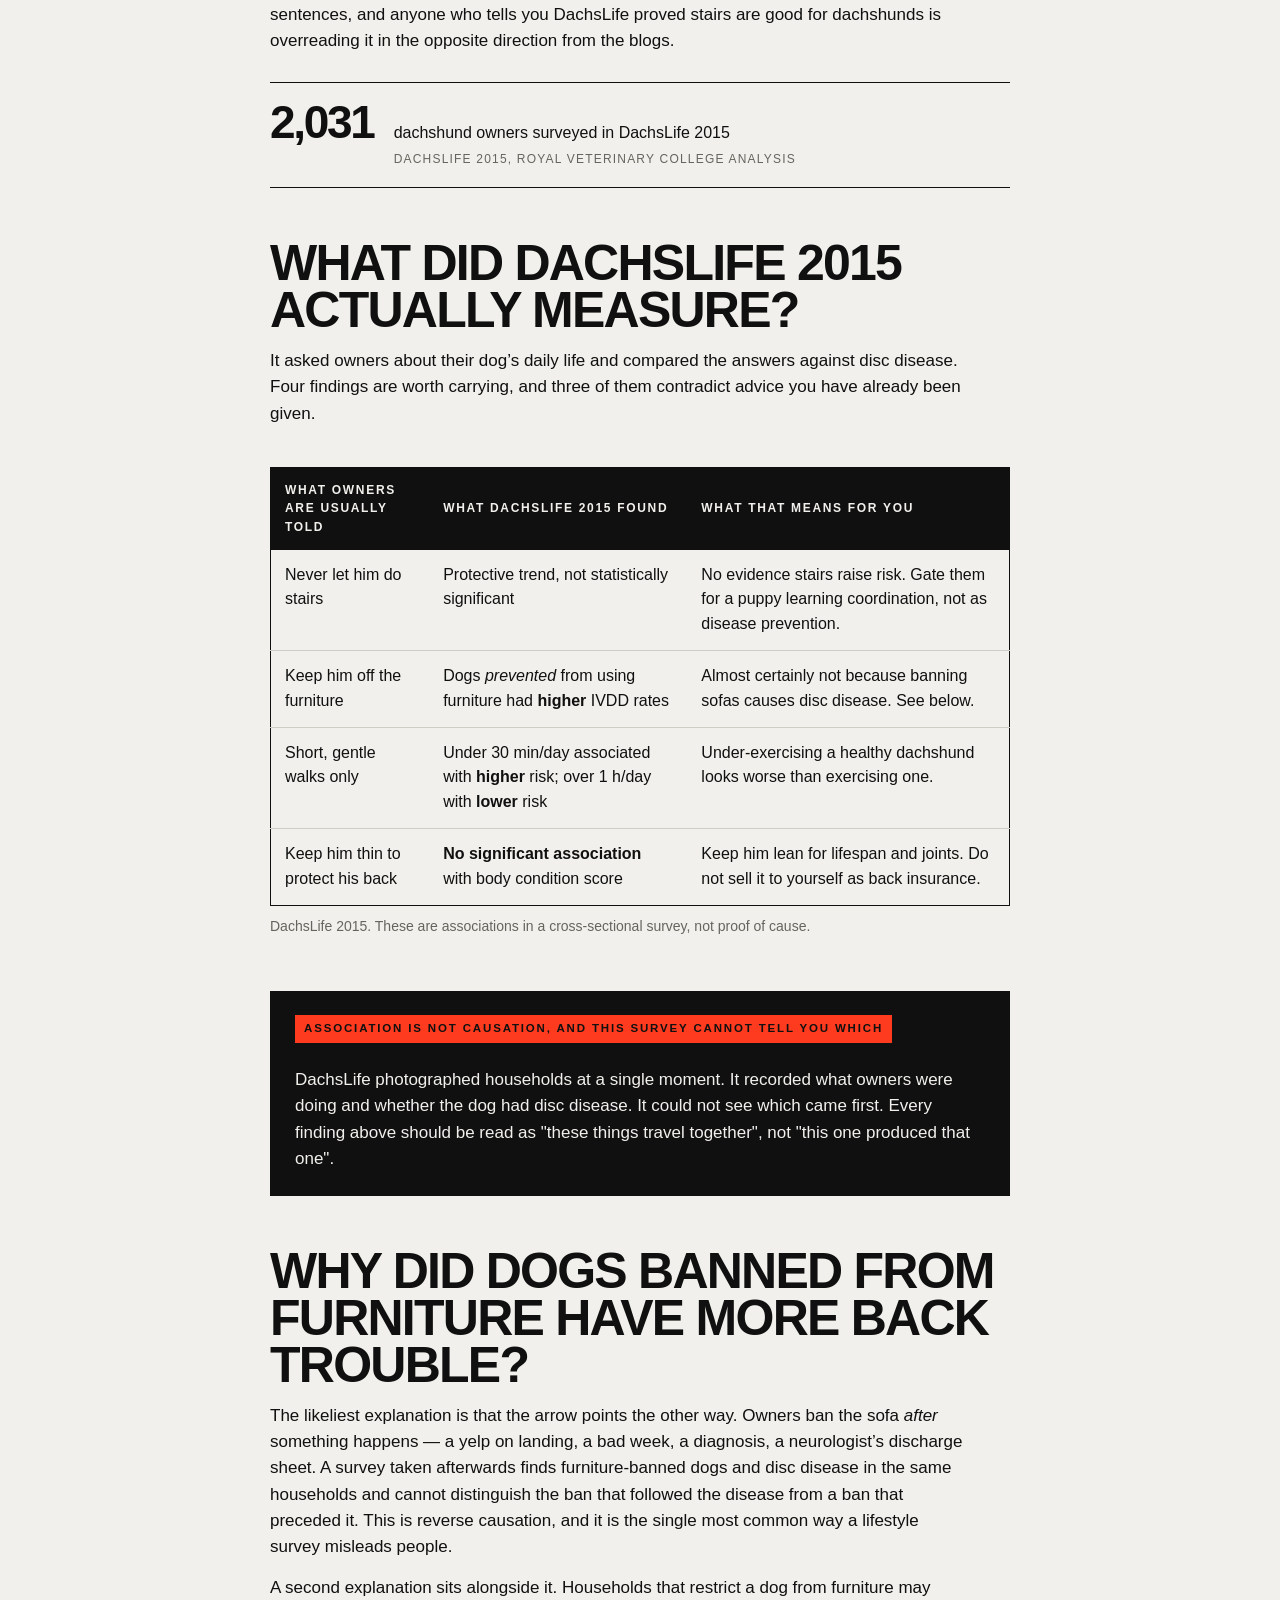
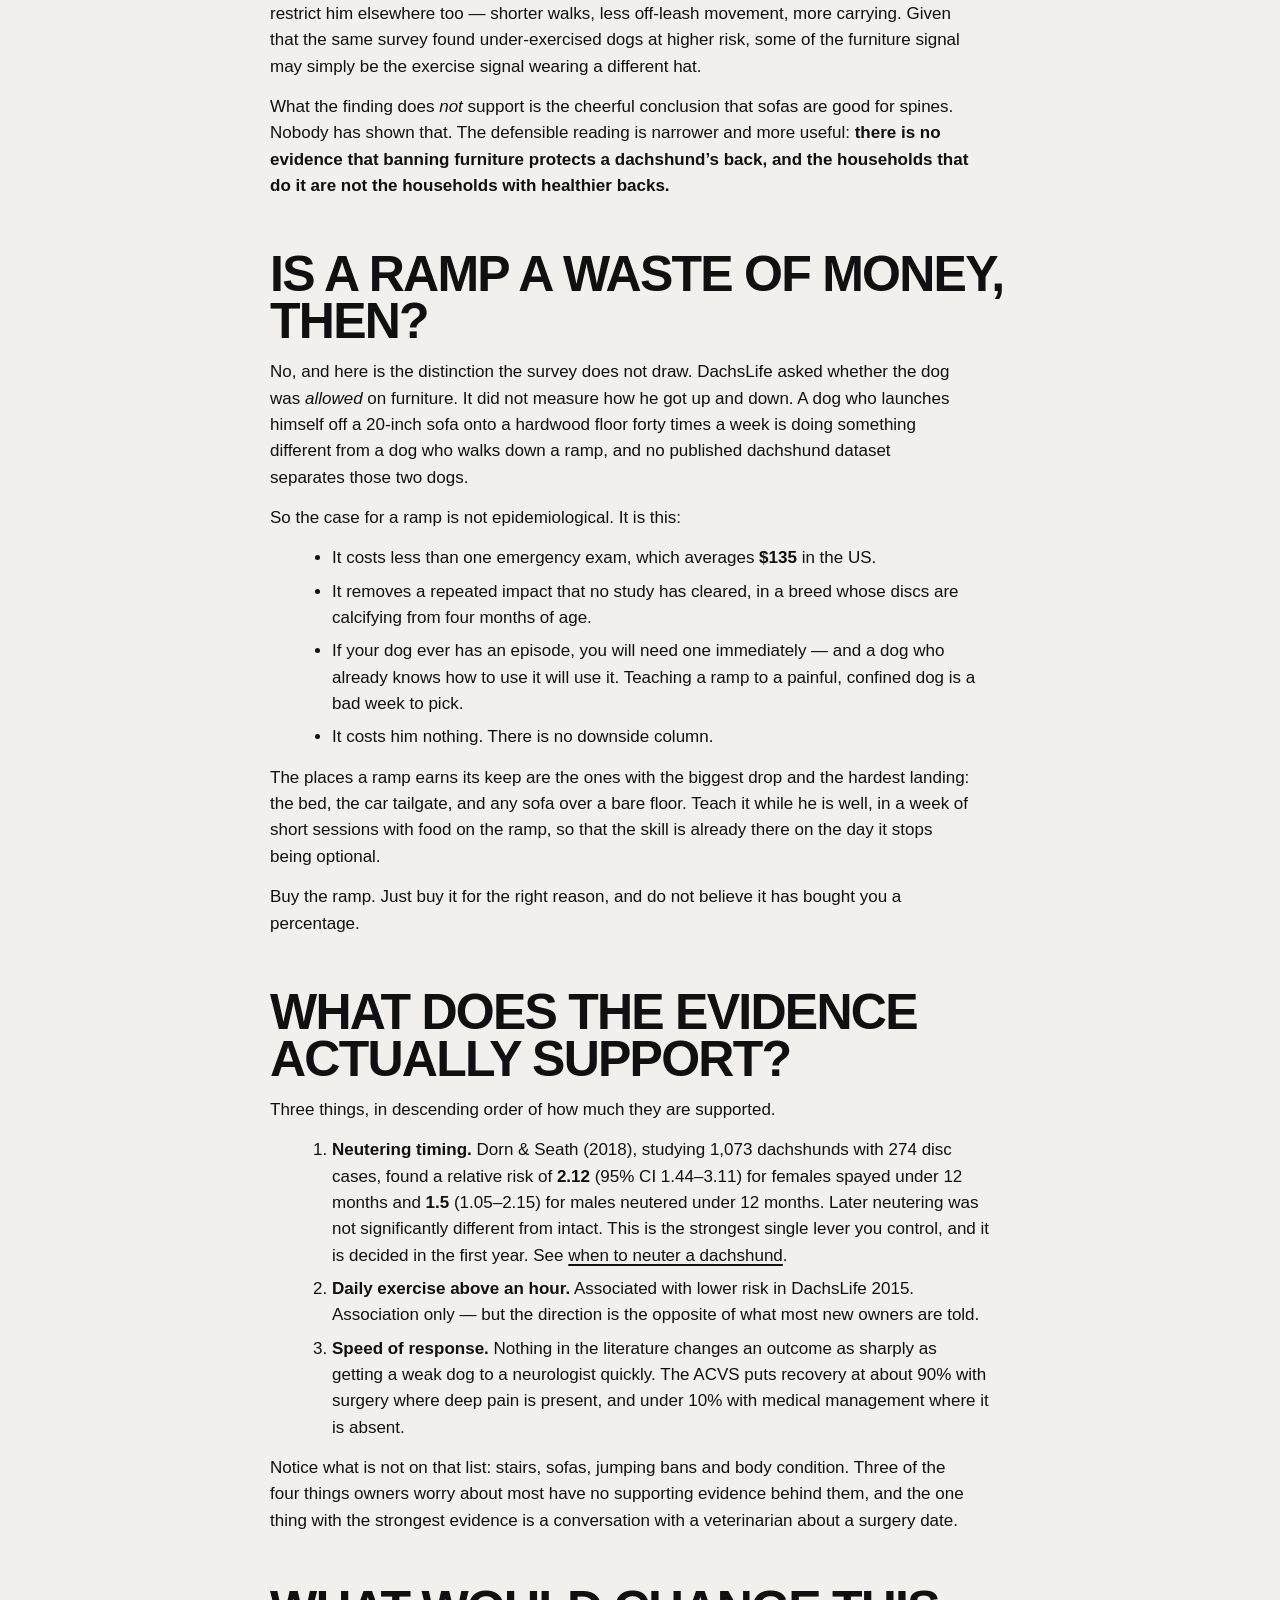
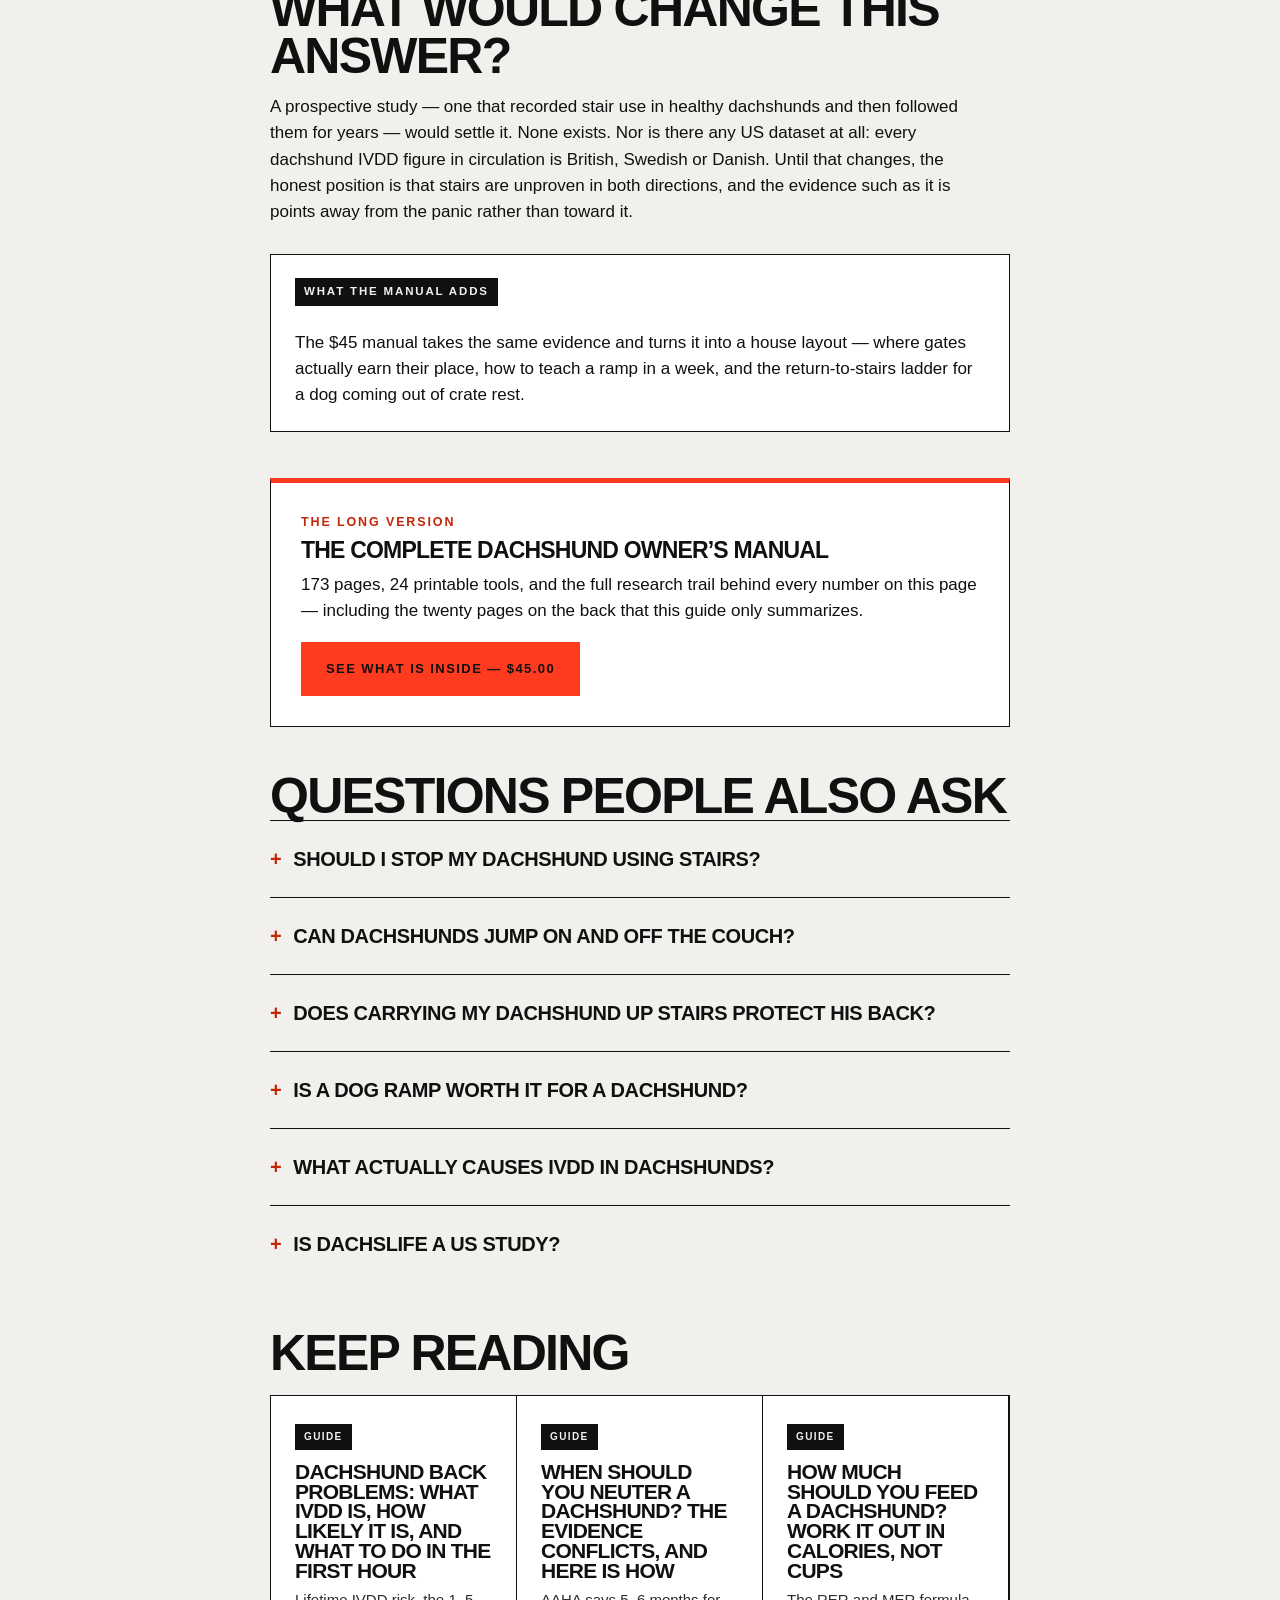
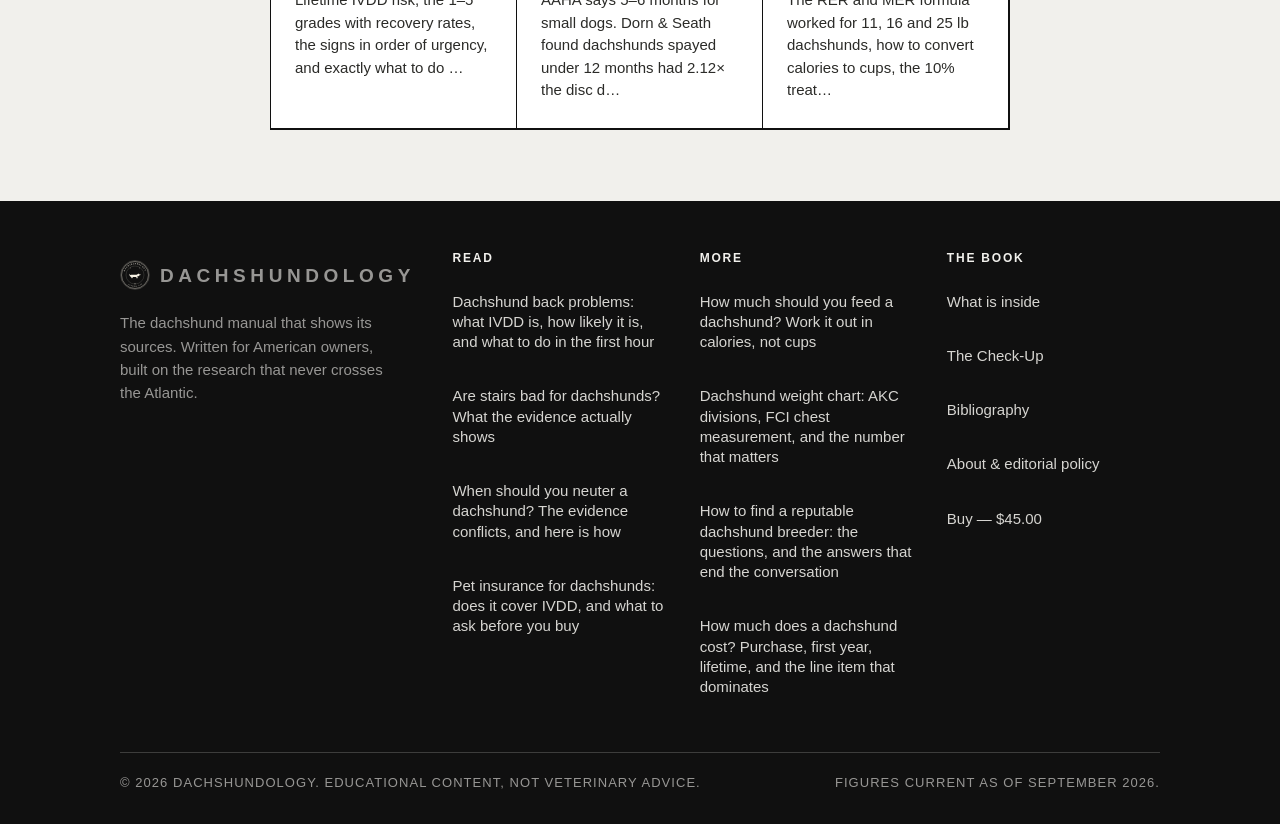
<file: guides/are-stairs-bad-for-dachshunds.html>
<!doctype html><html lang="en"><head>
<meta charset="utf-8"><meta name="viewport" content="width=device-width,initial-scale=1">
<title>Are Stairs Bad for Dachshunds? What DachsLife 2015 Found</title>
<meta name="description" content="The largest dachshund lifestyle survey found no evidence stairs raise IVDD risk — and dogs banned from furniture fared worse. Here is why, and what does help.">
<link rel="canonical" href="https://dachshundology.vercel.app/guides/are-stairs-bad-for-dachshunds/">
<meta name="robots" content="noindex, nofollow">
<meta property="og:type" content="website"><meta property="og:site_name" content="Dachshundology">
<meta property="og:title" content="Are Stairs Bad for Dachshunds? What DachsLife 2015 Found"><meta property="og:description" content="The largest dachshund lifestyle survey found no evidence stairs raise IVDD risk — and dogs banned from furniture fared worse. Here is why, and what does help.">
<meta property="og:url" content="https://dachshundology.vercel.app/guides/are-stairs-bad-for-dachshunds/"><meta name="twitter:card" content="summary_large_image">
<link rel="preconnect" href="https://fonts.googleapis.com"><link rel="preconnect" href="https://fonts.gstatic.com" crossorigin>
<link rel="stylesheet" href="https://fonts.googleapis.com/css2?family=Libre+Baskerville:ital,wght@0,400;0,700;1,400&family=EB+Garamond:ital,wght@0,400;0,500;0,600;1,400&family=Jost:wght@400;500&family=Parisienne&display=swap">
<link rel="stylesheet" href="/assets/site.css">
<link rel="icon" href="/assets/favicon.svg" type="image/svg+xml">
<script type="application/ld+json">{"@context":"https://schema.org","@type":"Article","headline":"Are stairs bad for dachshunds? What the evidence actually shows","description":"The largest dachshund lifestyle survey found no evidence stairs raise IVDD risk — and dogs banned from furniture fared worse. Here is why, and what does help.","datePublished":"2026-09-12","dateModified":"2026-09-12","inLanguage":"en-US","author":{"@type":"Organization","name":"Dachshundology"},"publisher":{"@type":"Organization","name":"Dachshundology"},"mainEntityOfPage":{"@type":"WebPage","@id":"https://dachshundology.vercel.app/guides/are-stairs-bad-for-dachshunds/"},"about":{"@type":"Thing","name":"Dachshund"}}</script><script type="application/ld+json">{"@context":"https://schema.org","@type":"FAQPage","mainEntity":[{"@type":"Question","name":"Should I stop my dachshund using stairs?","acceptedAnswer":{"@type":"Answer","text":"There is no evidence that stairs raise IVDD risk. DachsLife 2015 found a protective trend that was not statistically significant. Gate stairs for a young puppy still learning coordination, or for a dog recovering from an episode under veterinary instruction. Gating them for life as disease prevention is not supported by any published dachshund data."}},{"@type":"Question","name":"Can dachshunds jump on and off the couch?","acceptedAnswer":{"@type":"Answer","text":"No study has measured jump height against disc disease in dachshunds. DachsLife 2015 measured only whether furniture was allowed, and dogs banned from it had higher rates — most likely because the ban followed the diagnosis. A ramp removes a repeated impact at low cost, which is a sensible precaution rather than a proven one."}},{"@type":"Question","name":"Does carrying my dachshund up stairs protect his back?","acceptedAnswer":{"@type":"Answer","text":"Nothing published supports it. The same survey found under-exercised dachshunds at higher risk, so a routine built on carrying rather than walking may trade an unproven benefit for a measured one. Carry a dog who is painful, weak or under crate rest. Let a healthy dog walk."}},{"@type":"Question","name":"Is a dog ramp worth it for a dachshund?","acceptedAnswer":{"@type":"Answer","text":"Yes, on cost-benefit rather than on evidence. A ramp costs less than a single emergency exam, which averages $135 in the US. It removes an impact no study has cleared, and a dog who already knows how to use one will keep using it during recovery, when you will need it most."}},{"@type":"Question","name":"What actually causes IVDD in dachshunds?","acceptedAnswer":{"@type":"Answer","text":"An FGF4 retrogene, identified by Brown et al. in PNAS in 2017, causes both the short legs and early disc calcification. Degeneration begins around four months and about 90% of discs show change by one year. Lifestyle modifies when a degenerated disc fails, not whether the degeneration happens."}},{"@type":"Question","name":"Is DachsLife a US study?","acceptedAnswer":{"@type":"Answer","text":"No. DachsLife 2015 is British, run with UK dachshund owners and analyzed by the Royal Veterinary College. There is no US epidemiological dataset on dachshund IVDD at all. Every prevalence and lifestyle figure you will read on American sites is imported from British, Swedish or Danish research."}}]}</script><script type="application/ld+json">{"@context":"https://schema.org","@type":"BreadcrumbList","itemListElement":[{"@type":"ListItem","position":1,"name":"Home","item":"https://dachshundology.vercel.app/"},{"@type":"ListItem","position":2,"name":"Guides","item":"https://dachshundology.vercel.app/guides/"},{"@type":"ListItem","position":3,"name":"Are stairs bad for dachshunds? What the evidence actually shows","item":"https://dachshundology.vercel.app/guides/are-stairs-bad-for-dachshunds/"}]}</script></head>
<body class="">
<header class="site"><div class="wrap bar">
  <a class="brandmark" href="/"><svg viewBox="0 0 240 240" width="34" xmlns="http://www.w3.org/2000/svg">
    <defs>
      <path id="c4izul5t" d="M120 120 m-86 0 a86 86 0 1 1 172 0" fill="none"/>
      <path id="c4izul5b" d="M120 120 m86 0 a86 86 0 1 1 -172 0" fill="none"/>
    </defs>
    <circle cx="120" cy="120" r="115" fill="none" stroke="#F6F1E4" stroke-width="1.4"/>
    <circle cx="120" cy="120" r="108" fill="none" stroke="#F6F1E4" stroke-width="3"/>
    <circle cx="120" cy="120" r="72" fill="none" stroke="#F6F1E4" stroke-width="1"/>
    <text font-family="TeX Gyre Heros" font-size="15" letter-spacing="4.2" fill="#F6F1E4">
      <textPath href="#c4izul5t" startOffset="50%" text-anchor="middle">DACHSHUNDOLOGY</textPath></text>
    <text font-family="TeX Gyre Heros" font-size="11" letter-spacing="3.4" fill="#F6F1E4">
      <textPath href="#c4izul5b" startOffset="50%" text-anchor="middle">EST. MMXXVI</textPath></text>
    <g transform="translate(120,126)">
      <g transform="translate(-52,-22) scale(0.208)">
    <g fill="#F6F1E4">
      <rect x="96" y="128" width="27" height="72" rx="13"/><rect x="134" y="130" width="27" height="70" rx="13"/>
      <rect x="296" y="132" width="24" height="68" rx="12"/><rect x="326" y="130" width="24" height="70" rx="12"/>
      <path d="M40 92 C60 66 88 62 120 64 L300 64 C328 64 338 58 350 48 C364 36 376 32 392 33 C410 34 420 44 423 56 L462 62 C473 64 474 76 464 78 L426 82 C420 94 406 100 392 100 C372 101 356 112 350 128 C346 143 330 151 310 151 L152 151 C120 151 98 146 84 136 C66 124 52 110 40 92 Z"/>
      <ellipse cx="116" cy="118" rx="42" ry="38"/>
      <path d="M46 96 C30 70 30 44 44 26 C52 36 54 56 58 70 C62 82 68 90 74 96 Z"/>
      <path d="M380 44 C404 40 414 58 412 82 C410 108 396 124 378 124 C360 124 352 106 354 84 C356 62 364 48 380 44 Z"/>
    </g>
    <circle cx="407" cy="60" r="5" fill="#1E4032"/>
  </g>
    </g>
    <path d="M120 196 l-5 -9 h10 z" fill="#F6F1E4"/>
    <circle cx="86" cy="63" r="2.6" fill="#F6F1E4"/><circle cx="154" cy="63" r="2.6" fill="#F6F1E4"/>
  </svg><span>Dachshundology</span></a>
  <nav><a href="/the-manual">The Manual</a><a href="/guides">Free Guides</a><a href="/check-up">Check-Up</a><a href="/about">About</a>
  <a class="cta-nav" href="/the-manual">The manual</a></nav>
</div></header>
<div class="stripe"></div>
<div class="wrap"><div class="crumbs"><a href="/">Home</a> › <a href="/guides">Guides</a> › Are stairs bad for dachshunds? What the evidence actually shows</div></div>
<section style="padding-top:8px">
 <div class="wrap narrow">
  <h1 style="font-size:clamp(32px,5vw,50px)">Are stairs bad for dachshunds? What the evidence actually shows</h1>
  <div class="sub">are stairs bad for dachshunds</div>
  <p class="meta" style="margin-top:14px">Updated 2026-09-12 · Every figure sourced · <a href="/about">Editorial policy</a></p>
  <div class="answer" style="margin:28px 0"><strong>Short answer</strong>Probably not. DachsLife 2015, a survey of 2,031 dachshund owners analyzed by the Royal Veterinary College, found stairs showed a protective trend that did not reach statistical significance. Dogs prevented from using furniture had higher rates of disc disease, not lower. Exercise mattered more: under 30 minutes a day raised risk, over an hour lowered it.</div>
  <div class="facts"><div class="label">Key numbers</div><dl>
    <dt>Owners surveyed</dt><dd>2,031</dd><dt>Stairs</dt><dd>Protective trend, not significant</dd><dt>Furniture prevented</dt><dd>Higher IVDD rate</dd><dt>Exercise under 30 min/day</dt><dd>Higher risk</dd><dt>Exercise over 1 hour/day</dt><dd>Lower risk</dd><dt>Body condition score</dt><dd>No significant association</dd>
    <div class="src">Sources: DachsLife 2015, RVC analysis · DachsLife 2015</div></dl></div>
  <nav class="toc"><div class="label" style="color:var(--camel)">On this page</div>
    <ol><li><a href="#are-stairs-bad-for-dachshunds">Are stairs bad for dachshunds?</a></li><li><a href="#what-did-dachslife-2015-actually-measure">What did DachsLife 2015 actually measure?</a></li><li><a href="#why-did-dogs-banned-from-furniture-have-more-back-trouble">Why did dogs banned from furniture have more back trouble?</a></li><li><a href="#is-a-ramp-a-waste-of-money-then">Is a ramp a waste of money, then?</a></li><li><a href="#what-does-the-evidence-actually-support">What does the evidence actually support?</a></li><li><a href="#what-would-change-this-answer">What would change this answer?</a></li></ol></nav>
  <article><h2 id="are-stairs-bad-for-dachshunds">Are stairs bad for dachshunds?</h2>
<p>There is no evidence that they are. The largest study to look at this question is <strong>DachsLife 2015</strong>, a survey of 2,031 dachshund owners analyzed by the Royal Veterinary College. It tested a list of everyday lifestyle factors against whether the dog had intervertebral disc disease. Stairs came out with a <em>protective</em> trend that did not reach statistical significance.</p>
<p>Read that carefully, because the careful reading is the whole point. A non-significant trend is not proof that stairs help. It is an absence of evidence that they hurt. Those are different sentences, and anyone who tells you DachsLife proved stairs are good for dachshunds is overreading it in the opposite direction from the blogs.</p>
<div class="stat"><span class="fig">2,031</span><span class="lb">dachshund owners surveyed in DachsLife 2015
      <br><span class="meta">DachsLife 2015, Royal Veterinary College analysis</span></span></div>
<h2 id="what-did-dachslife-2015-actually-measure">What did DachsLife 2015 actually measure?</h2>
<p>It asked owners about their dog’s daily life and compared the answers against disc disease. Four findings are worth carrying, and three of them contradict advice you have already been given.</p>
<div class="tablewrap"><table><thead><tr><th>What owners are usually told</th><th>What DachsLife 2015 found</th><th>What that means for you</th></tr></thead>
      <tbody><tr><td>Never let him do stairs</td><td>Protective trend, not statistically significant</td><td>No evidence stairs raise risk. Gate them for a puppy learning coordination, not as disease prevention.</td></tr><tr><td>Keep him off the furniture</td><td>Dogs <em>prevented</em> from using furniture had <strong>higher</strong> IVDD rates</td><td>Almost certainly not because banning sofas causes disc disease. See below.</td></tr><tr><td>Short, gentle walks only</td><td>Under 30 min/day associated with <strong>higher</strong> risk; over 1 h/day with <strong>lower</strong> risk</td><td>Under-exercising a healthy dachshund looks worse than exercising one.</td></tr><tr><td>Keep him thin to protect his back</td><td><strong>No significant association</strong> with body condition score</td><td>Keep him lean for lifespan and joints. Do not sell it to yourself as back insurance.</td></tr></tbody>
      <caption>DachsLife 2015. These are associations in a cross-sectional survey, not proof of cause.</caption></table></div>
<div class="callout evidence"><div class="t">Association is not causation, and this survey cannot tell you which</div><p>DachsLife photographed households at a single moment. It recorded what owners were doing and whether the dog had disc disease. It could not see which came first. Every finding above should be read as "these things travel together", not "this one produced that one".</p></div>
<h2 id="why-did-dogs-banned-from-furniture-have-more-back-trouble">Why did dogs banned from furniture have more back trouble?</h2>
<p>The likeliest explanation is that the arrow points the other way. Owners ban the sofa <em>after</em> something happens — a yelp on landing, a bad week, a diagnosis, a neurologist’s discharge sheet. A survey taken afterwards finds furniture-banned dogs and disc disease in the same households and cannot distinguish the ban that followed the disease from a ban that preceded it. This is reverse causation, and it is the single most common way a lifestyle survey misleads people.</p>
<p>A second explanation sits alongside it. Households that restrict a dog from furniture may restrict him elsewhere too — shorter walks, less off-leash movement, more carrying. Given that the same survey found under-exercised dogs at higher risk, some of the furniture signal may simply be the exercise signal wearing a different hat.</p>
<p>What the finding does <em>not</em> support is the cheerful conclusion that sofas are good for spines. Nobody has shown that. The defensible reading is narrower and more useful: <strong>there is no evidence that banning furniture protects a dachshund’s back, and the households that do it are not the households with healthier backs.</strong></p>
<h2 id="is-a-ramp-a-waste-of-money-then">Is a ramp a waste of money, then?</h2>
<p>No, and here is the distinction the survey does not draw. DachsLife asked whether the dog was <em>allowed</em> on furniture. It did not measure how he got up and down. A dog who launches himself off a 20-inch sofa onto a hardwood floor forty times a week is doing something different from a dog who walks down a ramp, and no published dachshund dataset separates those two dogs.</p>
<p>So the case for a ramp is not epidemiological. It is this:</p>
<ul><li>It costs less than one emergency exam, which averages <strong>$135</strong> in the US.</li><li>It removes a repeated impact that no study has cleared, in a breed whose discs are calcifying from four months of age.</li><li>If your dog ever has an episode, you will need one immediately — and a dog who already knows how to use it will use it. Teaching a ramp to a painful, confined dog is a bad week to pick.</li><li>It costs him nothing. There is no downside column.</li></ul>
<p>The places a ramp earns its keep are the ones with the biggest drop and the hardest landing: the bed, the car tailgate, and any sofa over a bare floor. Teach it while he is well, in a week of short sessions with food on the ramp, so that the skill is already there on the day it stops being optional.</p>
<p>Buy the ramp. Just buy it for the right reason, and do not believe it has bought you a percentage.</p>
<h2 id="what-does-the-evidence-actually-support">What does the evidence actually support?</h2>
<p>Three things, in descending order of how much they are supported.</p>
<ol><li><strong>Neutering timing.</strong> Dorn & Seath (2018), studying 1,073 dachshunds with 274 disc cases, found a relative risk of <strong>2.12</strong> (95% CI 1.44–3.11) for females spayed under 12 months and <strong>1.5</strong> (1.05–2.15) for males neutered under 12 months. Later neutering was not significantly different from intact. This is the strongest single lever you control, and it is decided in the first year. See <a href="/guides/when-to-neuter-a-dachshund">when to neuter a dachshund</a>.</li><li><strong>Daily exercise above an hour.</strong> Associated with lower risk in DachsLife 2015. Association only — but the direction is the opposite of what most new owners are told.</li><li><strong>Speed of response.</strong> Nothing in the literature changes an outcome as sharply as getting a weak dog to a neurologist quickly. The ACVS puts recovery at about 90% with surgery where deep pain is present, and under 10% with medical management where it is absent.</li></ol>
<p>Notice what is not on that list: stairs, sofas, jumping bans and body condition. Three of the four things owners worry about most have no supporting evidence behind them, and the one thing with the strongest evidence is a conversation with a veterinarian about a surgery date.</p>
<h2 id="what-would-change-this-answer">What would change this answer?</h2>
<p>A prospective study — one that recorded stair use in healthy dachshunds and then followed them for years — would settle it. None exists. Nor is there any US dataset at all: every dachshund IVDD figure in circulation is British, Swedish or Danish. Until that changes, the honest position is that stairs are unproven in both directions, and the evidence such as it is points away from the panic rather than toward it.</p>
<div class="callout note"><div class="t">What the manual adds</div><p>The $45 manual takes the same evidence and turns it into a house layout — where gates actually earn their place, how to teach a ramp in a week, and the return-to-stairs ladder for a dog coming out of crate rest.</p></div></article>

  <div class="sell">
    <div class="label" style="color:var(--camel)">The long version</div>
    <h3 style="margin:8px 0 10px">The Complete Dachshund Owner’s Manual</h3>
    <p style="margin:0 0 18px">173 pages, 24 printable tools, and the full research trail behind every number on
    this page — including the twenty pages on the back that this guide only summarizes.</p>
    <a class="btn" href="/the-manual">See what is inside — $45.00</a>
  </div>

  <h2 id="faq">Questions people also ask</h2>
  <div class="faq"><details><summary>Should I stop my dachshund using stairs?</summary><p>There is no evidence that stairs raise IVDD risk. DachsLife 2015 found a protective trend that was not statistically significant. Gate stairs for a young puppy still learning coordination, or for a dog recovering from an episode under veterinary instruction. Gating them for life as disease prevention is not supported by any published dachshund data.</p></details><details><summary>Can dachshunds jump on and off the couch?</summary><p>No study has measured jump height against disc disease in dachshunds. DachsLife 2015 measured only whether furniture was allowed, and dogs banned from it had higher rates — most likely because the ban followed the diagnosis. A ramp removes a repeated impact at low cost, which is a sensible precaution rather than a proven one.</p></details><details><summary>Does carrying my dachshund up stairs protect his back?</summary><p>Nothing published supports it. The same survey found under-exercised dachshunds at higher risk, so a routine built on carrying rather than walking may trade an unproven benefit for a measured one. Carry a dog who is painful, weak or under crate rest. Let a healthy dog walk.</p></details><details><summary>Is a dog ramp worth it for a dachshund?</summary><p>Yes, on cost-benefit rather than on evidence. A ramp costs less than a single emergency exam, which averages $135 in the US. It removes an impact no study has cleared, and a dog who already knows how to use one will keep using it during recovery, when you will need it most.</p></details><details><summary>What actually causes IVDD in dachshunds?</summary><p>An FGF4 retrogene, identified by Brown et al. in PNAS in 2017, causes both the short legs and early disc calcification. Degeneration begins around four months and about 90% of discs show change by one year. Lifestyle modifies when a degenerated disc fails, not whether the degeneration happens.</p></details><details><summary>Is DachsLife a US study?</summary><p>No. DachsLife 2015 is British, run with UK dachshund owners and analyzed by the Royal Veterinary College. There is no US epidemiological dataset on dachshund IVDD at all. Every prevalence and lifestyle figure you will read on American sites is imported from British, Swedish or Danish research.</p></details></div>

  <h2 style="margin-top:48px">Keep reading</h2>
  <div class="grid g3" style="margin-top:18px"><a class="card" href="/guides/dachshund-back-problems-ivdd"><div class="label">Guide</div><h3>Dachshund back problems: what IVDD is, how likely it is, and what to do in the first hour</h3>
      <p>Lifetime IVDD risk, the 1–5 grades with recovery rates, the signs in order of urgency, and exactly what to do …</p></a><a class="card" href="/guides/when-to-neuter-a-dachshund"><div class="label">Guide</div><h3>When should you neuter a dachshund? The evidence conflicts, and here is how</h3>
      <p>AAHA says 5–6 months for small dogs. Dorn & Seath found dachshunds spayed under 12 months had 2.12× the disc d…</p></a><a class="card" href="/guides/how-much-to-feed-a-dachshund"><div class="label">Guide</div><h3>How much should you feed a dachshund? Work it out in calories, not cups</h3>
      <p>The RER and MER formula worked for 11, 16 and 25 lb dachshunds, how to convert calories to cups, the 10% treat…</p></a></div>
 </div>
</section>
<footer class="site"><div class="wrap">
  <div class="fgrid">
    <div><div class="brandmark" style="letter-spacing:.24em"><svg viewBox="0 0 240 240" width="34" xmlns="http://www.w3.org/2000/svg">
    <defs>
      <path id="c4izul5t" d="M120 120 m-86 0 a86 86 0 1 1 172 0" fill="none"/>
      <path id="c4izul5b" d="M120 120 m86 0 a86 86 0 1 1 -172 0" fill="none"/>
    </defs>
    <circle cx="120" cy="120" r="115" fill="none" stroke="#F6F1E4" stroke-width="1.4"/>
    <circle cx="120" cy="120" r="108" fill="none" stroke="#F6F1E4" stroke-width="3"/>
    <circle cx="120" cy="120" r="72" fill="none" stroke="#F6F1E4" stroke-width="1"/>
    <text font-family="TeX Gyre Heros" font-size="15" letter-spacing="4.2" fill="#F6F1E4">
      <textPath href="#c4izul5t" startOffset="50%" text-anchor="middle">DACHSHUNDOLOGY</textPath></text>
    <text font-family="TeX Gyre Heros" font-size="11" letter-spacing="3.4" fill="#F6F1E4">
      <textPath href="#c4izul5b" startOffset="50%" text-anchor="middle">EST. MMXXVI</textPath></text>
    <g transform="translate(120,126)">
      <g transform="translate(-52,-22) scale(0.208)">
    <g fill="#F6F1E4">
      <rect x="96" y="128" width="27" height="72" rx="13"/><rect x="134" y="130" width="27" height="70" rx="13"/>
      <rect x="296" y="132" width="24" height="68" rx="12"/><rect x="326" y="130" width="24" height="70" rx="12"/>
      <path d="M40 92 C60 66 88 62 120 64 L300 64 C328 64 338 58 350 48 C364 36 376 32 392 33 C410 34 420 44 423 56 L462 62 C473 64 474 76 464 78 L426 82 C420 94 406 100 392 100 C372 101 356 112 350 128 C346 143 330 151 310 151 L152 151 C120 151 98 146 84 136 C66 124 52 110 40 92 Z"/>
      <ellipse cx="116" cy="118" rx="42" ry="38"/>
      <path d="M46 96 C30 70 30 44 44 26 C52 36 54 56 58 70 C62 82 68 90 74 96 Z"/>
      <path d="M380 44 C404 40 414 58 412 82 C410 108 396 124 378 124 C360 124 352 106 354 84 C356 62 364 48 380 44 Z"/>
    </g>
    <circle cx="407" cy="60" r="5" fill="#1E4032"/>
  </g>
    </g>
    <path d="M120 196 l-5 -9 h10 z" fill="#F6F1E4"/>
    <circle cx="86" cy="63" r="2.6" fill="#F6F1E4"/><circle cx="154" cy="63" r="2.6" fill="#F6F1E4"/>
  </svg><span>Dachshundology</span></div>
      <p style="margin-top:14px;max-width:34ch">The dachshund manual that shows its sources. Written for American
      owners, built on the research that never crosses the Atlantic.</p></div>
    <div><h4>Read</h4><ul><li><a href="/guides/dachshund-back-problems-ivdd">Dachshund back problems: what IVDD is, how likely it is, and what to do in the first hour</a></li><li><a href="/guides/are-stairs-bad-for-dachshunds">Are stairs bad for dachshunds? What the evidence actually shows</a></li><li><a href="/guides/when-to-neuter-a-dachshund">When should you neuter a dachshund? The evidence conflicts, and here is how</a></li><li><a href="/guides/pet-insurance-for-dachshunds">Pet insurance for dachshunds: does it cover IVDD, and what to ask before you buy</a></li></ul></div>
    <div><h4>More</h4><ul><li><a href="/guides/how-much-to-feed-a-dachshund">How much should you feed a dachshund? Work it out in calories, not cups</a></li><li><a href="/guides/dachshund-weight-chart">Dachshund weight chart: AKC divisions, FCI chest measurement, and the number that matters</a></li><li><a href="/guides/questions-to-ask-a-dachshund-breeder">How to find a reputable dachshund breeder: the questions, and the answers that end the conversation</a></li><li><a href="/guides/how-much-does-a-dachshund-cost">How much does a dachshund cost? Purchase, first year, lifetime, and the line item that dominates</a></li></ul></div>
    <div><h4>The book</h4><ul>
      <li><a href="/the-manual">What is inside</a></li><li><a href="/check-up">The Check-Up</a></li>
      <li><a href="/sources">Bibliography</a></li><li><a href="/about">About &amp; editorial policy</a></li>
      <li><a href="/the-manual">Buy — $45.00</a></li></ul></div>
  </div>
  <div class="fine"><span>© 2026 Dachshundology. Educational content, not veterinary advice.</span>
    <span>Figures current as of September 2026.</span></div>
</div></footer>
</body></html>
</file>
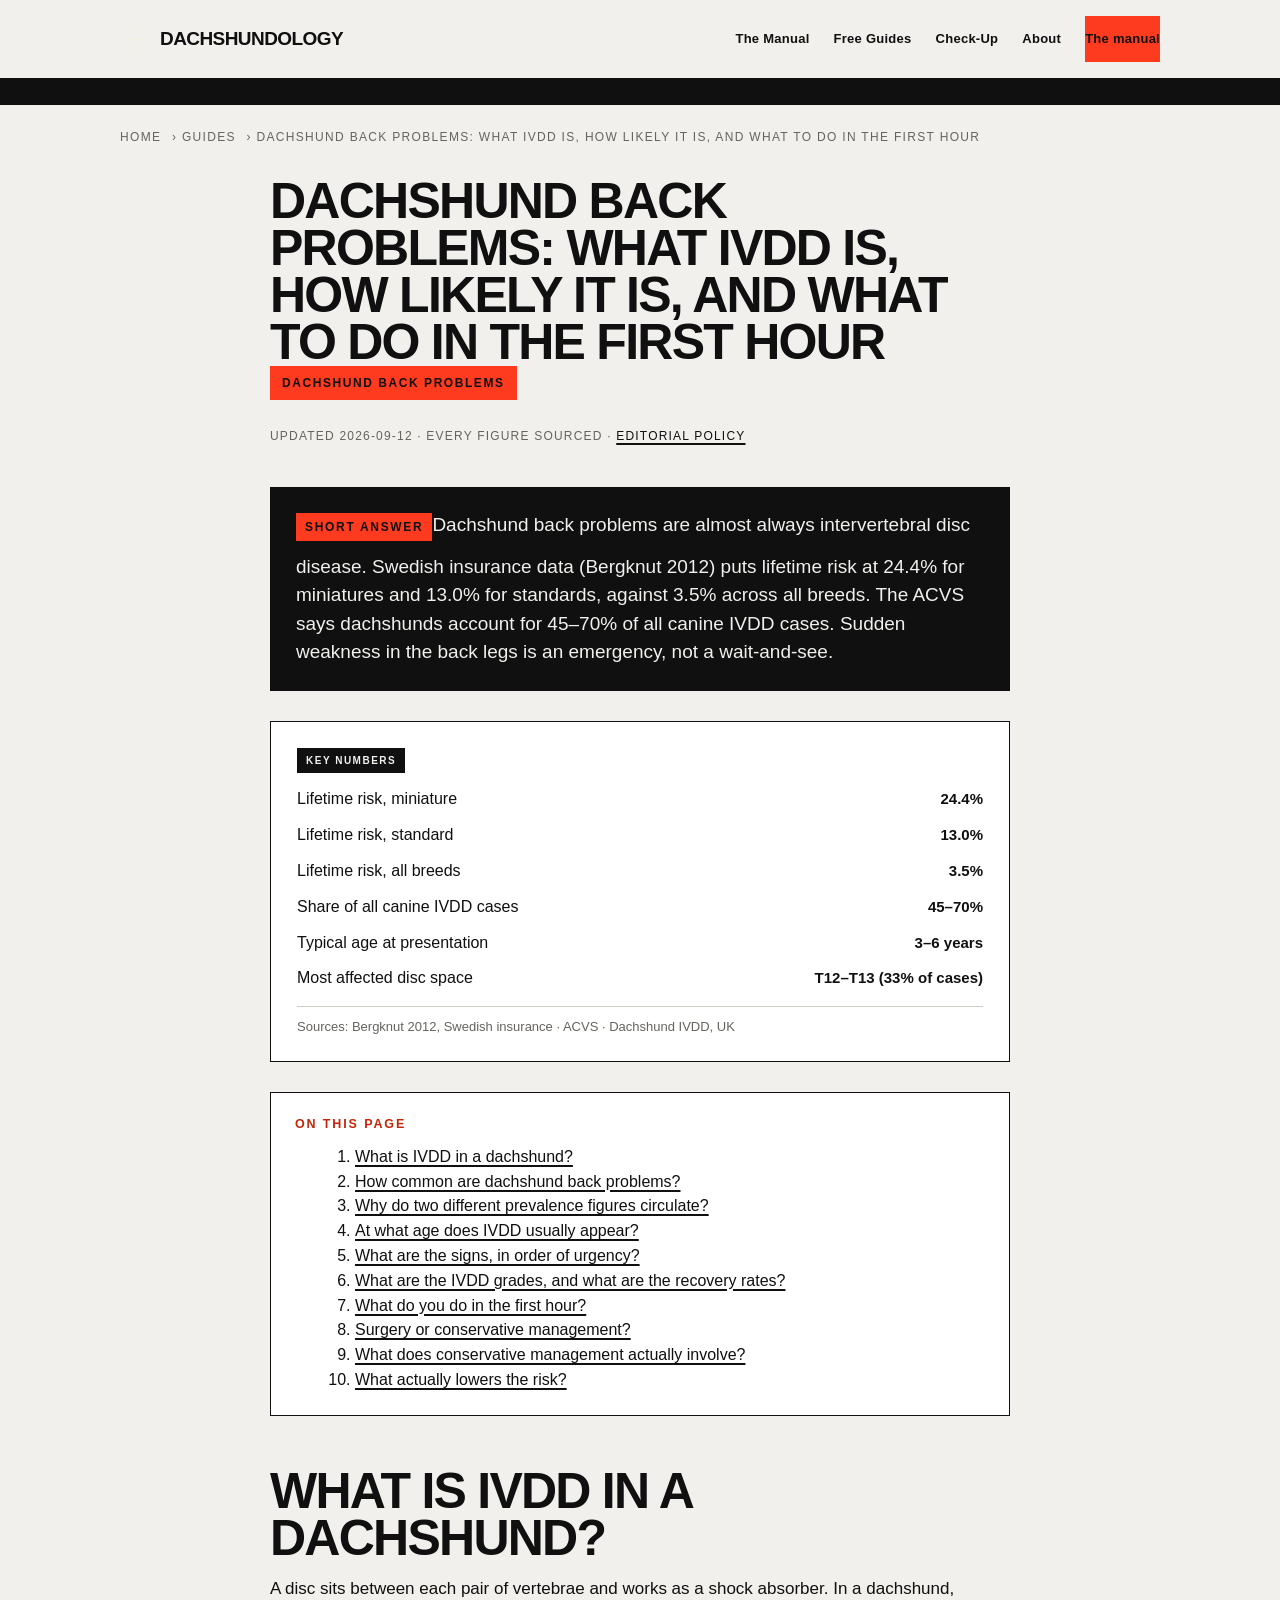
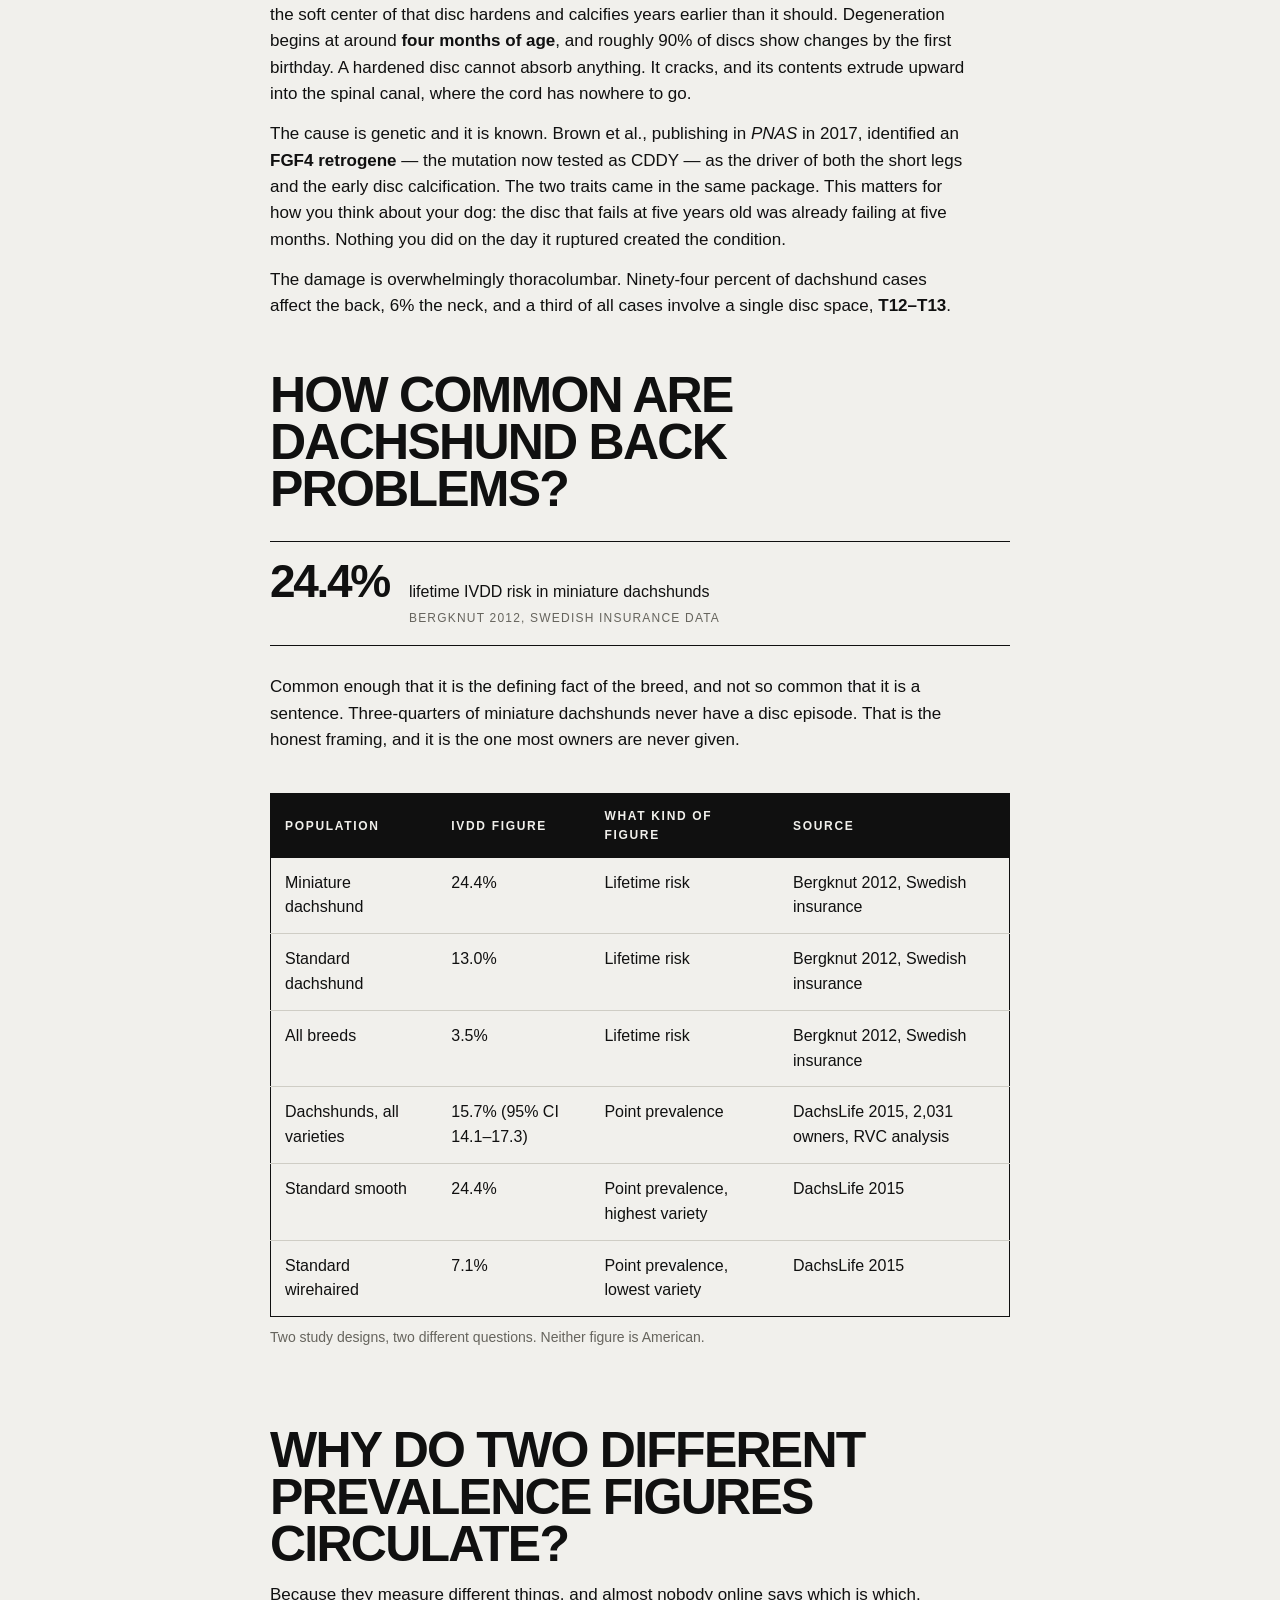
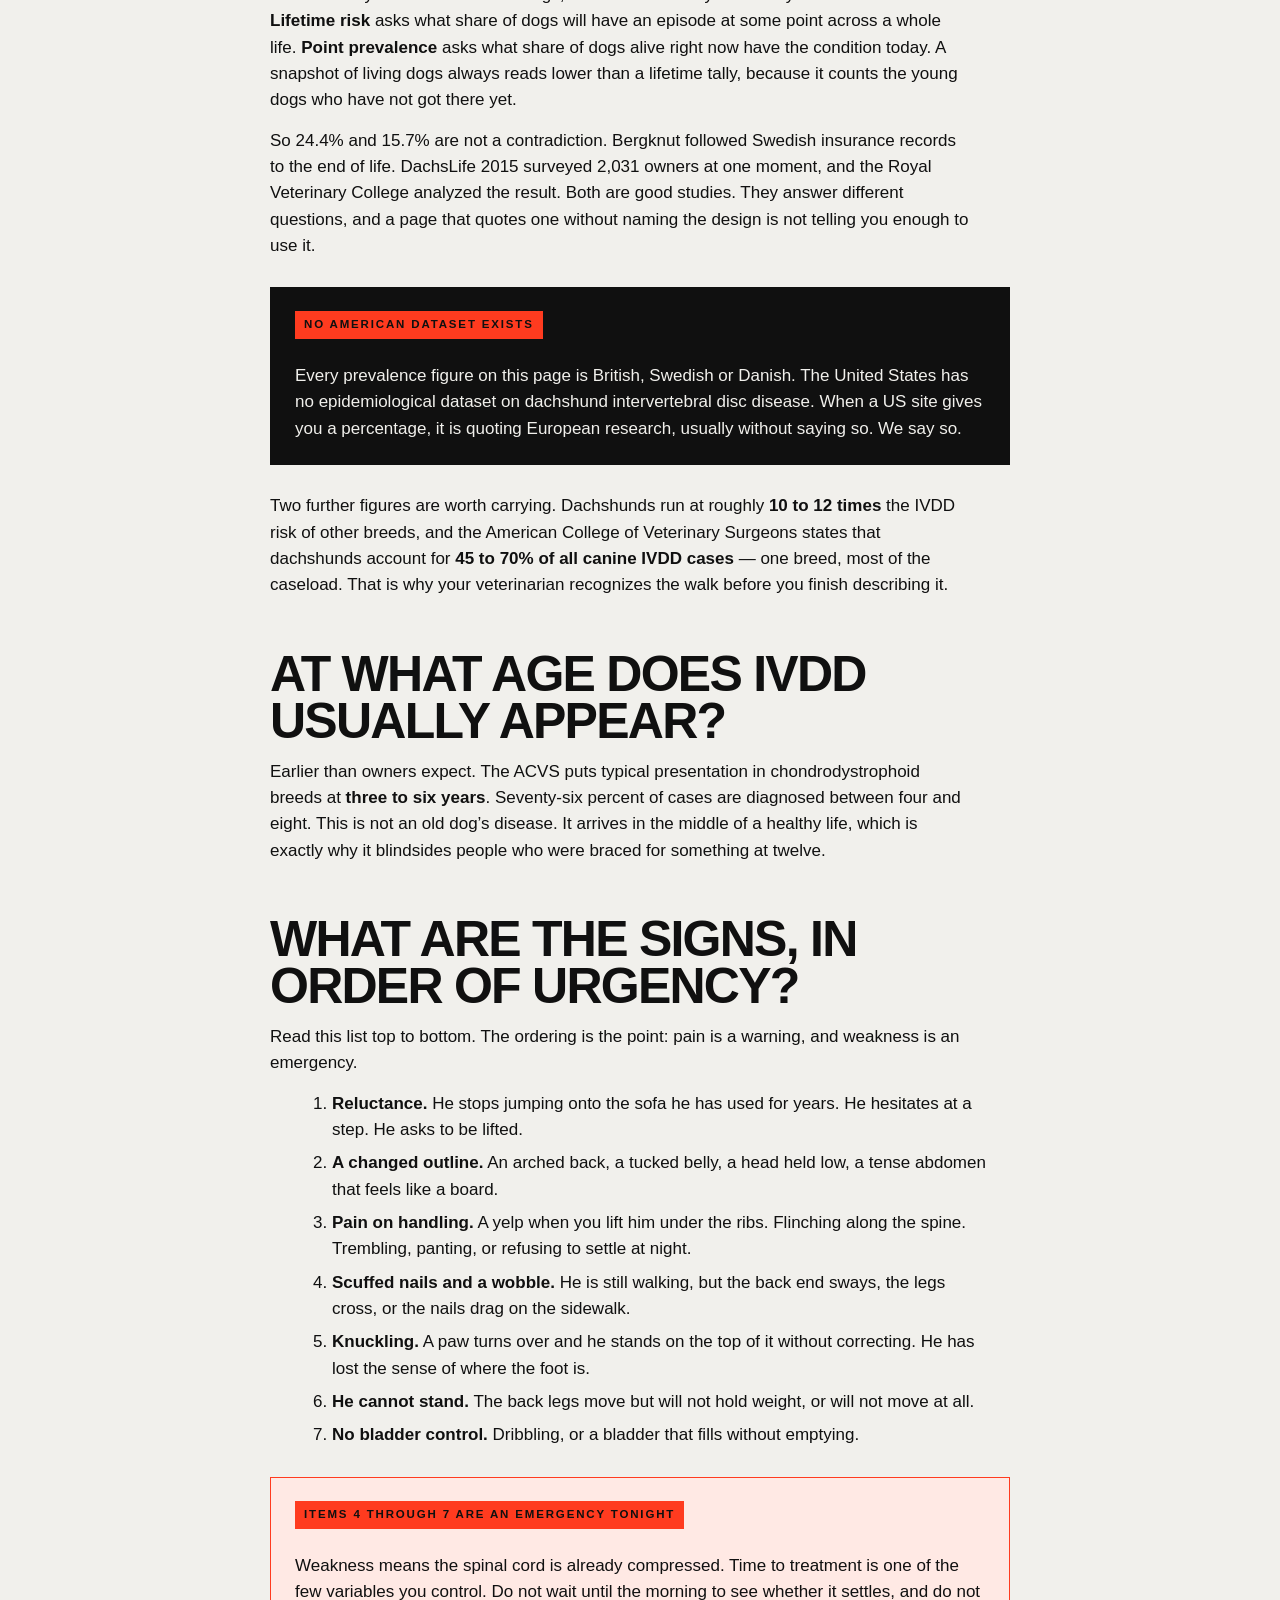
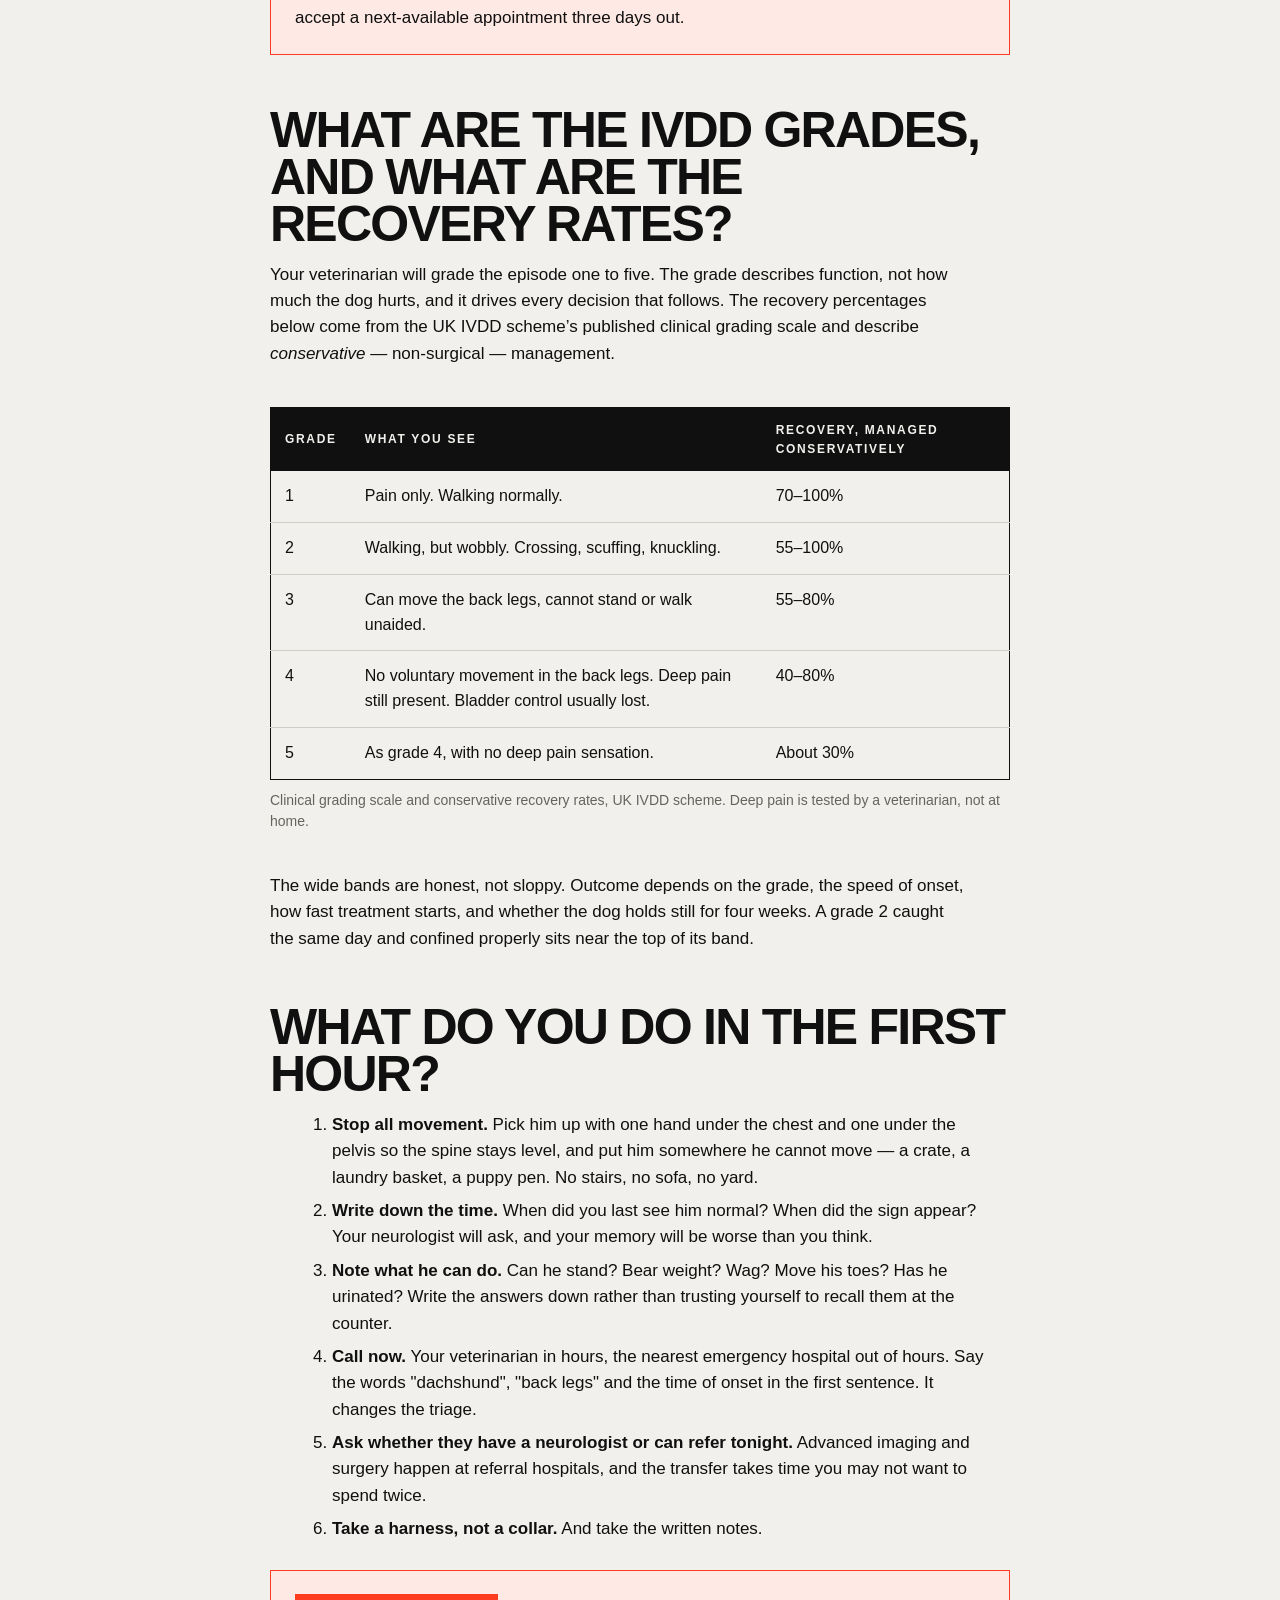
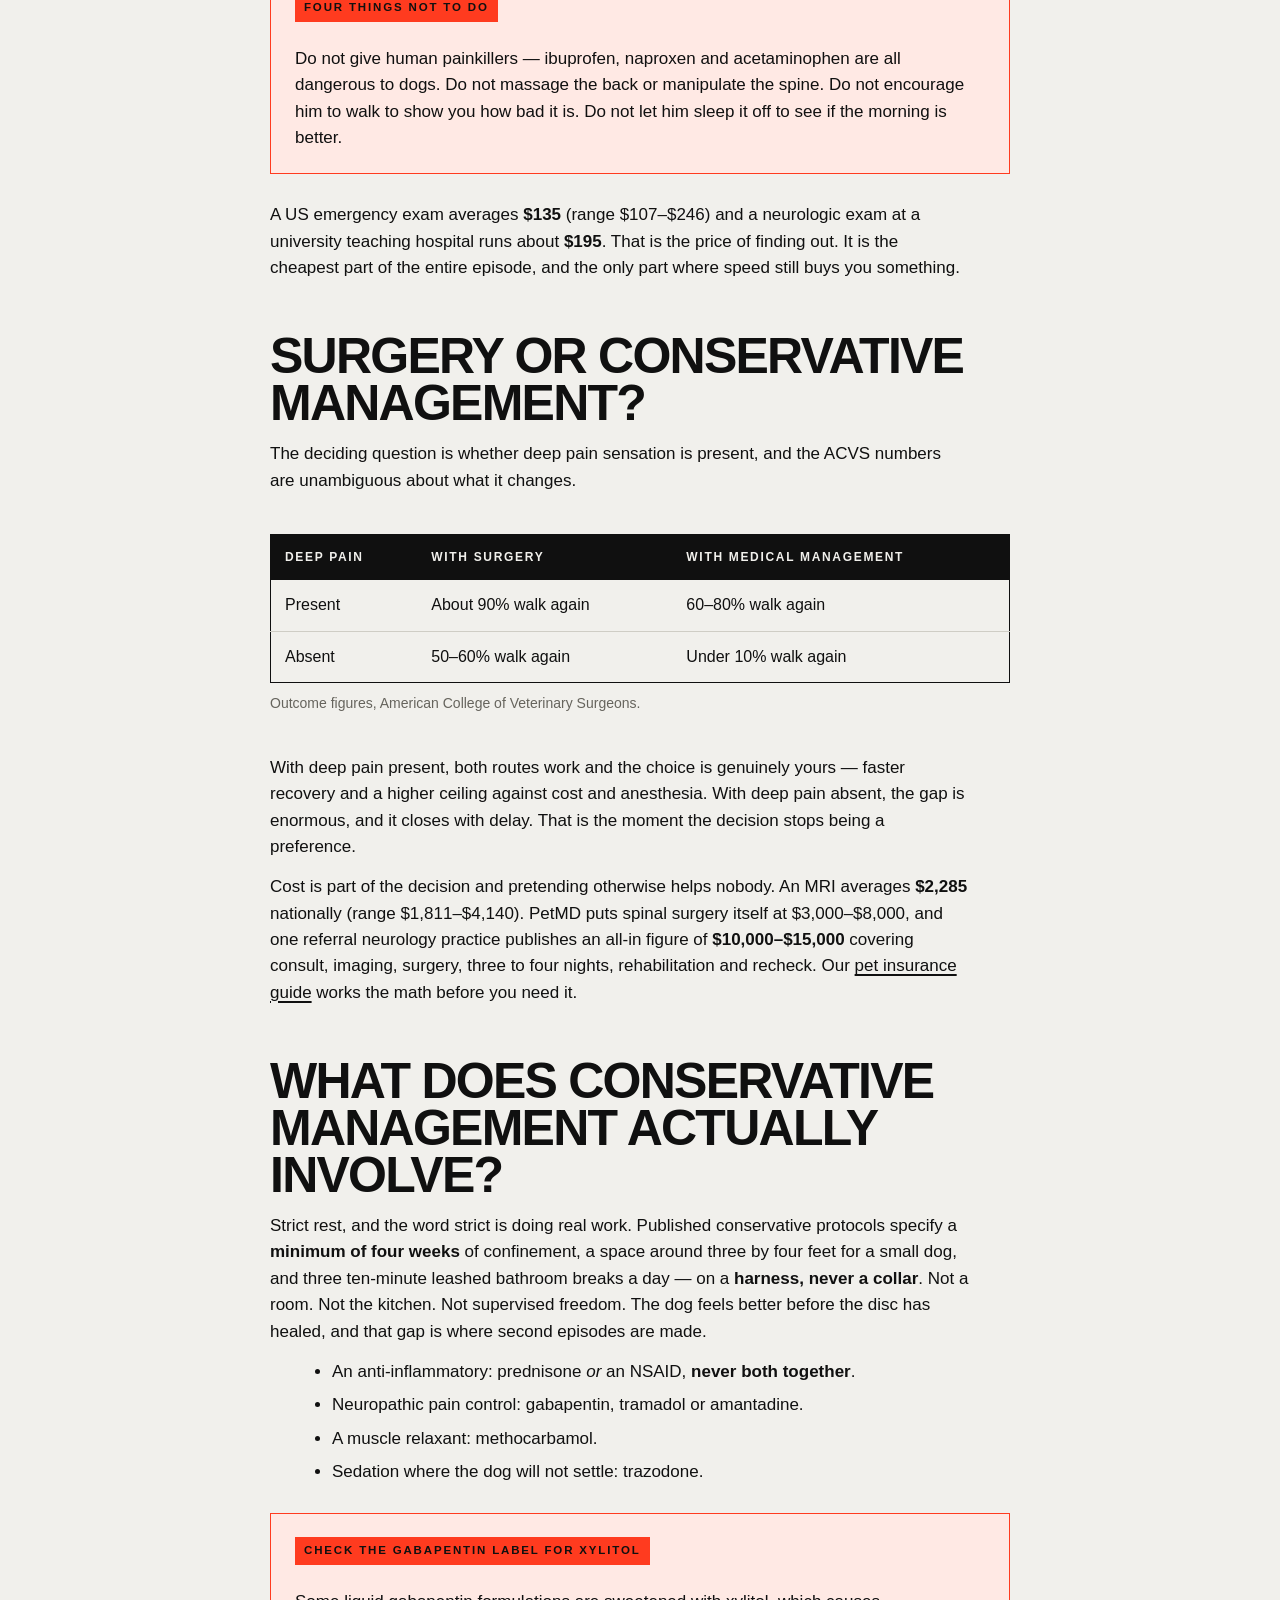
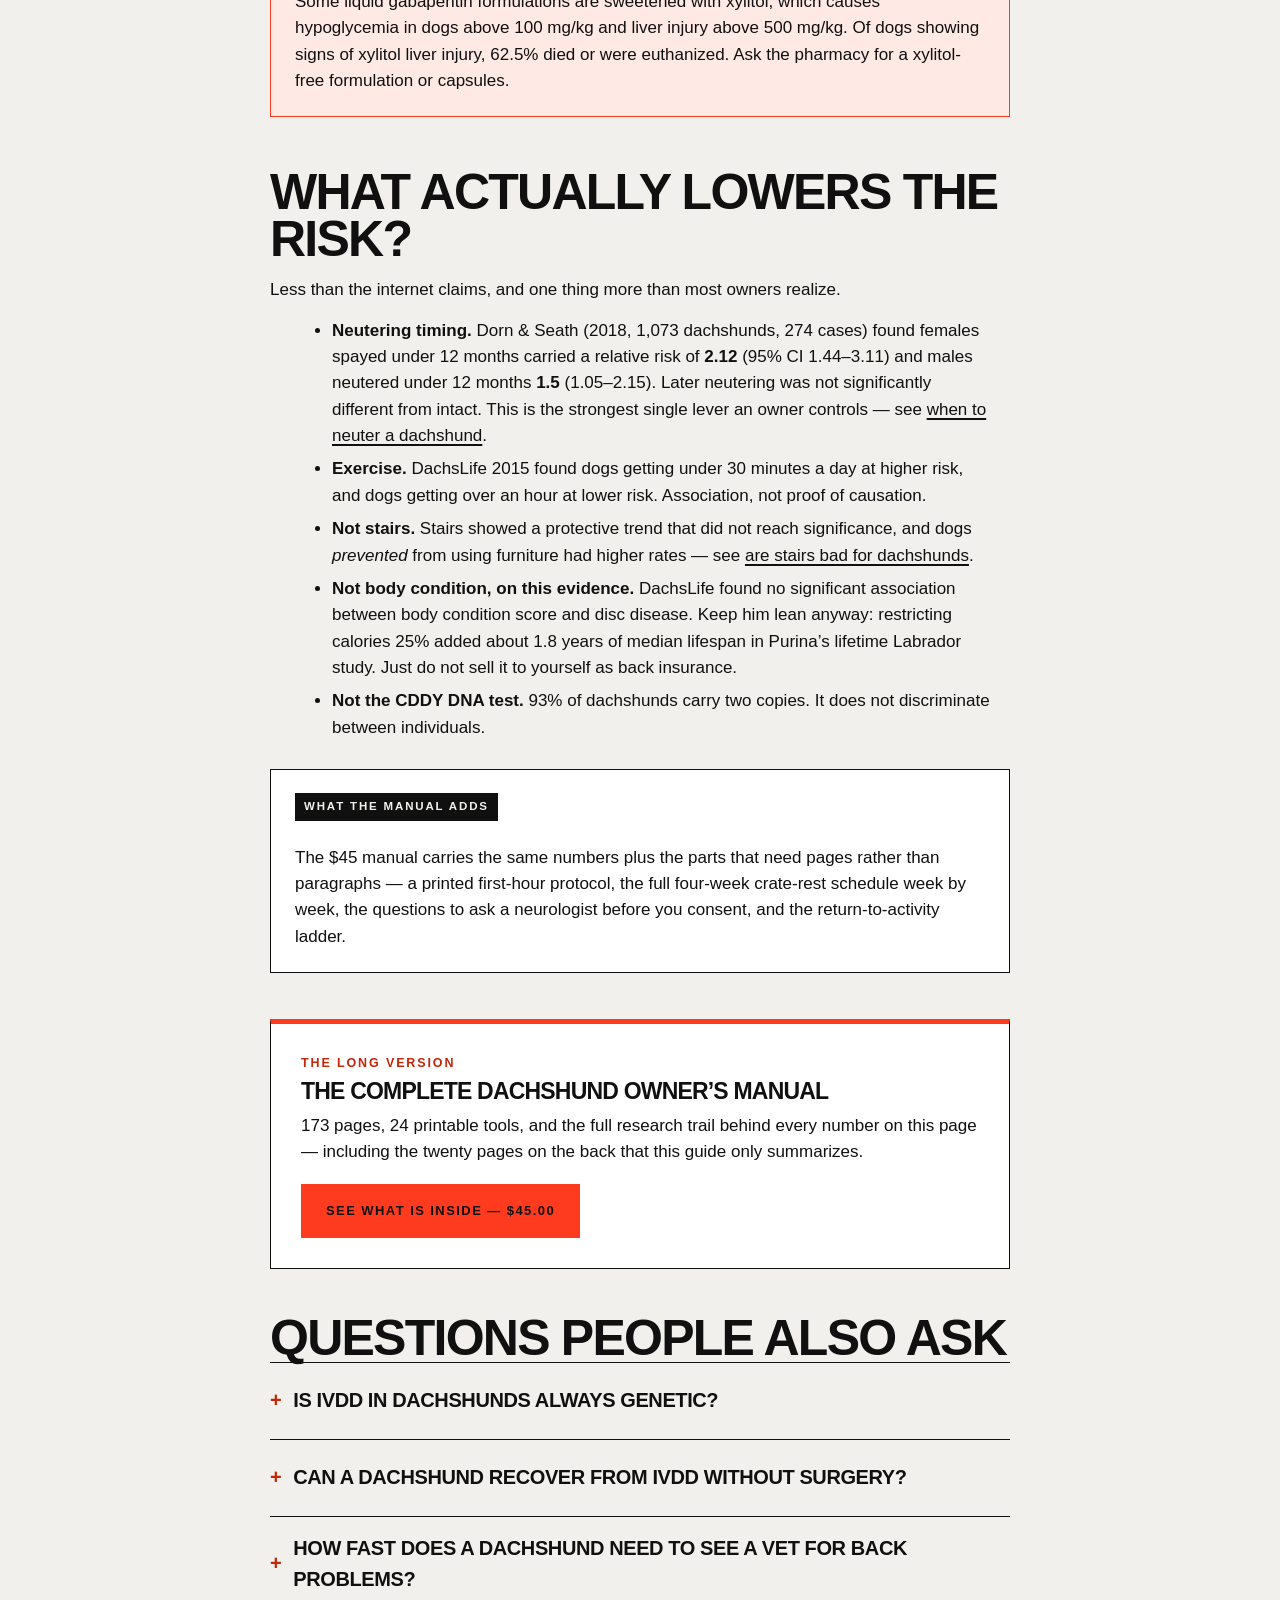
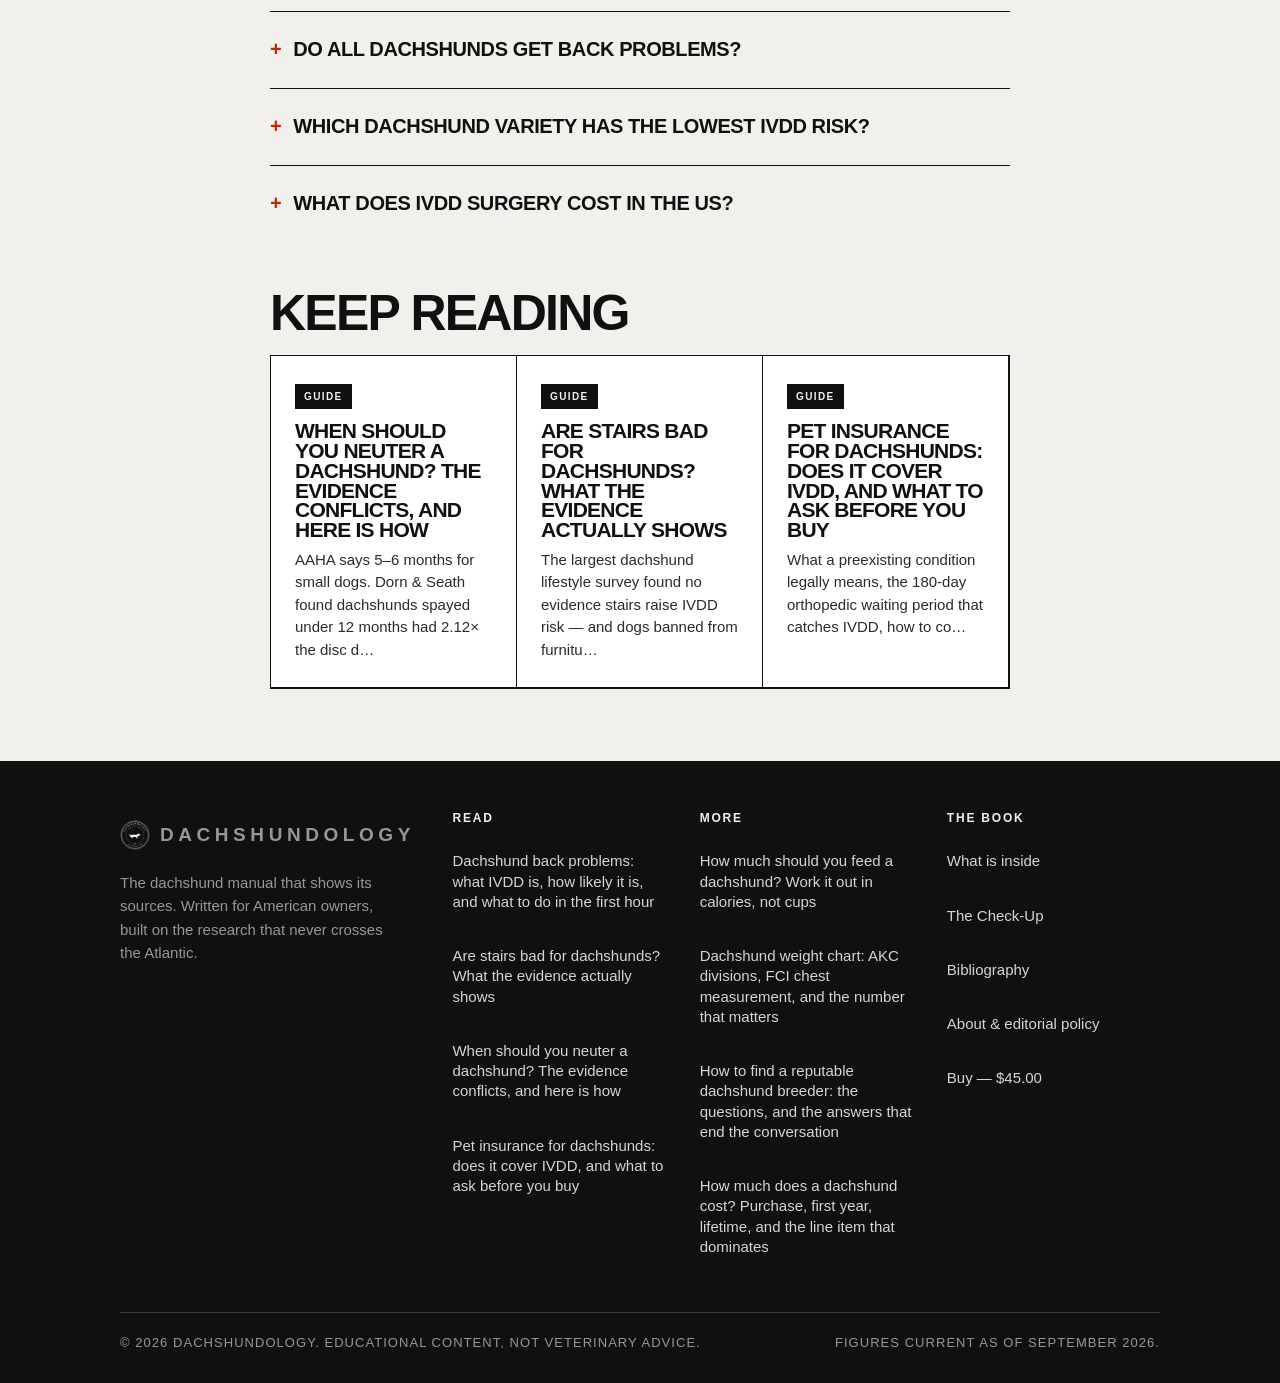
<file: guides/dachshund-back-problems-ivdd.html>
<!doctype html><html lang="en"><head>
<meta charset="utf-8"><meta name="viewport" content="width=device-width,initial-scale=1">
<title>Dachshund Back Problems (IVDD): Real Numbers, Signs, Grades</title>
<meta name="description" content="Lifetime IVDD risk, the 1–5 grades with recovery rates, the signs in order of urgency, and exactly what to do in the first hour. Every figure sourced.">
<link rel="canonical" href="https://dachshundology.vercel.app/guides/dachshund-back-problems-ivdd/">
<meta name="robots" content="noindex, nofollow">
<meta property="og:type" content="website"><meta property="og:site_name" content="Dachshundology">
<meta property="og:title" content="Dachshund Back Problems (IVDD): Real Numbers, Signs, Grades"><meta property="og:description" content="Lifetime IVDD risk, the 1–5 grades with recovery rates, the signs in order of urgency, and exactly what to do in the first hour. Every figure sourced.">
<meta property="og:url" content="https://dachshundology.vercel.app/guides/dachshund-back-problems-ivdd/"><meta name="twitter:card" content="summary_large_image">
<link rel="preconnect" href="https://fonts.googleapis.com"><link rel="preconnect" href="https://fonts.gstatic.com" crossorigin>
<link rel="stylesheet" href="https://fonts.googleapis.com/css2?family=Libre+Baskerville:ital,wght@0,400;0,700;1,400&family=EB+Garamond:ital,wght@0,400;0,500;0,600;1,400&family=Jost:wght@400;500&family=Parisienne&display=swap">
<link rel="stylesheet" href="/assets/site.css">
<link rel="icon" href="/assets/favicon.svg" type="image/svg+xml">
<script type="application/ld+json">{"@context":"https://schema.org","@type":"Article","headline":"Dachshund back problems: what IVDD is, how likely it is, and what to do in the first hour","description":"Lifetime IVDD risk, the 1–5 grades with recovery rates, the signs in order of urgency, and exactly what to do in the first hour. Every figure sourced.","datePublished":"2026-09-12","dateModified":"2026-09-12","inLanguage":"en-US","author":{"@type":"Organization","name":"Dachshundology"},"publisher":{"@type":"Organization","name":"Dachshundology"},"mainEntityOfPage":{"@type":"WebPage","@id":"https://dachshundology.vercel.app/guides/dachshund-back-problems-ivdd/"},"about":{"@type":"Thing","name":"Dachshund"}}</script><script type="application/ld+json">{"@context":"https://schema.org","@type":"FAQPage","mainEntity":[{"@type":"Question","name":"Is IVDD in dachshunds always genetic?","acceptedAnswer":{"@type":"Answer","text":"The predisposition is. Brown et al. (PNAS, 2017) traced early disc calcification to an FGF4 retrogene that also produces the short legs. Disc degeneration starts around four months and about 90% of discs show change by one year. What varies between dogs is whether and when a degenerated disc fails."}},{"@type":"Question","name":"Can a dachshund recover from IVDD without surgery?","acceptedAnswer":{"@type":"Answer","text":"Often, yes. Using the UK IVDD scheme’s grading scale, conservative recovery runs 70–100% at grade 1, 55–80% at grade 3 and 40–80% at grade 4. The ACVS puts medical management at 60–80% where deep pain is present. Below 10% where deep pain is absent, which is why that one finding drives the decision."}},{"@type":"Question","name":"How fast does a dachshund need to see a vet for back problems?","acceptedAnswer":{"@type":"Answer","text":"Pain alone warrants an appointment the same day. Weakness, knuckling, dragging nails, inability to stand, or loss of bladder control warrants an emergency hospital tonight. Deep pain absent is the worst prognostic category, and outcomes in that category deteriorate with delay. An emergency exam averages $135."}},{"@type":"Question","name":"Do all dachshunds get back problems?","acceptedAnswer":{"@type":"Answer","text":"No. Swedish insurance data puts lifetime risk at 24.4% for miniatures and 13.0% for standards. So roughly three in four miniatures and nearly nine in ten standards never have a disc episode. The risk is real and it is roughly 10–12 times other breeds, but it is not a certainty."}},{"@type":"Question","name":"Which dachshund variety has the lowest IVDD risk?","acceptedAnswer":{"@type":"Answer","text":"In DachsLife 2015, standard wirehaired dachshunds showed the lowest point prevalence at 7.1% and standard smooths the highest at 24.4%. That is a British survey of 2,031 dogs analyzed by the Royal Veterinary College, and variety was not the only difference between those groups. Treat it as a signal, not a guarantee."}},{"@type":"Question","name":"What does IVDD surgery cost in the US?","acceptedAnswer":{"@type":"Answer","text":"PetMD puts spinal surgery at $3,000–$8,000. One referral neurology practice publishes an all-in figure of $10,000–$15,000 covering consult, imaging, surgery, three to four nights of hospitalization, rehabilitation and recheck. MRI alone averages $2,285 nationally, with a range of $1,811–$4,140, and ER hospitalization runs $1,323 a day."}}]}</script><script type="application/ld+json">{"@context":"https://schema.org","@type":"BreadcrumbList","itemListElement":[{"@type":"ListItem","position":1,"name":"Home","item":"https://dachshundology.vercel.app/"},{"@type":"ListItem","position":2,"name":"Guides","item":"https://dachshundology.vercel.app/guides/"},{"@type":"ListItem","position":3,"name":"Dachshund back problems: what IVDD is, how likely it is, and what to do in the first hour","item":"https://dachshundology.vercel.app/guides/dachshund-back-problems-ivdd/"}]}</script></head>
<body class="">
<header class="site"><div class="wrap bar">
  <a class="brandmark" href="/"><svg viewBox="0 0 240 240" width="34" xmlns="http://www.w3.org/2000/svg">
    <defs>
      <path id="c4izul5t" d="M120 120 m-86 0 a86 86 0 1 1 172 0" fill="none"/>
      <path id="c4izul5b" d="M120 120 m86 0 a86 86 0 1 1 -172 0" fill="none"/>
    </defs>
    <circle cx="120" cy="120" r="115" fill="none" stroke="#F6F1E4" stroke-width="1.4"/>
    <circle cx="120" cy="120" r="108" fill="none" stroke="#F6F1E4" stroke-width="3"/>
    <circle cx="120" cy="120" r="72" fill="none" stroke="#F6F1E4" stroke-width="1"/>
    <text font-family="TeX Gyre Heros" font-size="15" letter-spacing="4.2" fill="#F6F1E4">
      <textPath href="#c4izul5t" startOffset="50%" text-anchor="middle">DACHSHUNDOLOGY</textPath></text>
    <text font-family="TeX Gyre Heros" font-size="11" letter-spacing="3.4" fill="#F6F1E4">
      <textPath href="#c4izul5b" startOffset="50%" text-anchor="middle">EST. MMXXVI</textPath></text>
    <g transform="translate(120,126)">
      <g transform="translate(-52,-22) scale(0.208)">
    <g fill="#F6F1E4">
      <rect x="96" y="128" width="27" height="72" rx="13"/><rect x="134" y="130" width="27" height="70" rx="13"/>
      <rect x="296" y="132" width="24" height="68" rx="12"/><rect x="326" y="130" width="24" height="70" rx="12"/>
      <path d="M40 92 C60 66 88 62 120 64 L300 64 C328 64 338 58 350 48 C364 36 376 32 392 33 C410 34 420 44 423 56 L462 62 C473 64 474 76 464 78 L426 82 C420 94 406 100 392 100 C372 101 356 112 350 128 C346 143 330 151 310 151 L152 151 C120 151 98 146 84 136 C66 124 52 110 40 92 Z"/>
      <ellipse cx="116" cy="118" rx="42" ry="38"/>
      <path d="M46 96 C30 70 30 44 44 26 C52 36 54 56 58 70 C62 82 68 90 74 96 Z"/>
      <path d="M380 44 C404 40 414 58 412 82 C410 108 396 124 378 124 C360 124 352 106 354 84 C356 62 364 48 380 44 Z"/>
    </g>
    <circle cx="407" cy="60" r="5" fill="#1E4032"/>
  </g>
    </g>
    <path d="M120 196 l-5 -9 h10 z" fill="#F6F1E4"/>
    <circle cx="86" cy="63" r="2.6" fill="#F6F1E4"/><circle cx="154" cy="63" r="2.6" fill="#F6F1E4"/>
  </svg><span>Dachshundology</span></a>
  <nav><a href="/the-manual">The Manual</a><a href="/guides">Free Guides</a><a href="/check-up">Check-Up</a><a href="/about">About</a>
  <a class="cta-nav" href="/the-manual">The manual</a></nav>
</div></header>
<div class="stripe"></div>
<div class="wrap"><div class="crumbs"><a href="/">Home</a> › <a href="/guides">Guides</a> › Dachshund back problems: what IVDD is, how likely it is, and what to do in the first hour</div></div>
<section style="padding-top:8px">
 <div class="wrap narrow">
  <h1 style="font-size:clamp(32px,5vw,50px)">Dachshund back problems: what IVDD is, how likely it is, and what to do in the first hour</h1>
  <div class="sub">dachshund back problems</div>
  <p class="meta" style="margin-top:14px">Updated 2026-09-12 · Every figure sourced · <a href="/about">Editorial policy</a></p>
  <div class="answer" style="margin:28px 0"><strong>Short answer</strong>Dachshund back problems are almost always intervertebral disc disease. Swedish insurance data (Bergknut 2012) puts lifetime risk at 24.4% for miniatures and 13.0% for standards, against 3.5% across all breeds. The ACVS says dachshunds account for 45–70% of all canine IVDD cases. Sudden weakness in the back legs is an emergency, not a wait-and-see.</div>
  <div class="facts"><div class="label">Key numbers</div><dl>
    <dt>Lifetime risk, miniature</dt><dd>24.4%</dd><dt>Lifetime risk, standard</dt><dd>13.0%</dd><dt>Lifetime risk, all breeds</dt><dd>3.5%</dd><dt>Share of all canine IVDD cases</dt><dd>45–70%</dd><dt>Typical age at presentation</dt><dd>3–6 years</dd><dt>Most affected disc space</dt><dd>T12–T13 (33% of cases)</dd>
    <div class="src">Sources: Bergknut 2012, Swedish insurance · ACVS · Dachshund IVDD, UK</div></dl></div>
  <nav class="toc"><div class="label" style="color:var(--camel)">On this page</div>
    <ol><li><a href="#what-is-ivdd-in-a-dachshund">What is IVDD in a dachshund?</a></li><li><a href="#how-common-are-dachshund-back-problems">How common are dachshund back problems?</a></li><li><a href="#why-do-two-different-prevalence-figures-circulate">Why do two different prevalence figures circulate?</a></li><li><a href="#at-what-age-does-ivdd-usually-appear">At what age does IVDD usually appear?</a></li><li><a href="#what-are-the-signs-in-order-of-urgency">What are the signs, in order of urgency?</a></li><li><a href="#what-are-the-ivdd-grades-and-what-are-the-recovery-rates">What are the IVDD grades, and what are the recovery rates?</a></li><li><a href="#what-do-you-do-in-the-first-hour">What do you do in the first hour?</a></li><li><a href="#surgery-or-conservative-management">Surgery or conservative management?</a></li><li><a href="#what-does-conservative-management-actually-involve">What does conservative management actually involve?</a></li><li><a href="#what-actually-lowers-the-risk">What actually lowers the risk?</a></li></ol></nav>
  <article><h2 id="what-is-ivdd-in-a-dachshund">What is IVDD in a dachshund?</h2>
<p>A disc sits between each pair of vertebrae and works as a shock absorber. In a dachshund, the soft center of that disc hardens and calcifies years earlier than it should. Degeneration begins at around <strong>four months of age</strong>, and roughly 90% of discs show changes by the first birthday. A hardened disc cannot absorb anything. It cracks, and its contents extrude upward into the spinal canal, where the cord has nowhere to go.</p>
<p>The cause is genetic and it is known. Brown et al., publishing in <em>PNAS</em> in 2017, identified an <strong>FGF4 retrogene</strong> — the mutation now tested as CDDY — as the driver of both the short legs and the early disc calcification. The two traits came in the same package. This matters for how you think about your dog: the disc that fails at five years old was already failing at five months. Nothing you did on the day it ruptured created the condition.</p>
<p>The damage is overwhelmingly thoracolumbar. Ninety-four percent of dachshund cases affect the back, 6% the neck, and a third of all cases involve a single disc space, <strong>T12–T13</strong>.</p>
<h2 id="how-common-are-dachshund-back-problems">How common are dachshund back problems?</h2>
<div class="stat"><span class="fig">24.4%</span><span class="lb">lifetime IVDD risk in miniature dachshunds
      <br><span class="meta">Bergknut 2012, Swedish insurance data</span></span></div>
<p>Common enough that it is the defining fact of the breed, and not so common that it is a sentence. Three-quarters of miniature dachshunds never have a disc episode. That is the honest framing, and it is the one most owners are never given.</p>
<div class="tablewrap"><table><thead><tr><th>Population</th><th>IVDD figure</th><th>What kind of figure</th><th>Source</th></tr></thead>
      <tbody><tr><td>Miniature dachshund</td><td>24.4%</td><td>Lifetime risk</td><td>Bergknut 2012, Swedish insurance</td></tr><tr><td>Standard dachshund</td><td>13.0%</td><td>Lifetime risk</td><td>Bergknut 2012, Swedish insurance</td></tr><tr><td>All breeds</td><td>3.5%</td><td>Lifetime risk</td><td>Bergknut 2012, Swedish insurance</td></tr><tr><td>Dachshunds, all varieties</td><td>15.7% (95% CI 14.1–17.3)</td><td>Point prevalence</td><td>DachsLife 2015, 2,031 owners, RVC analysis</td></tr><tr><td>Standard smooth</td><td>24.4%</td><td>Point prevalence, highest variety</td><td>DachsLife 2015</td></tr><tr><td>Standard wirehaired</td><td>7.1%</td><td>Point prevalence, lowest variety</td><td>DachsLife 2015</td></tr></tbody>
      <caption>Two study designs, two different questions. Neither figure is American.</caption></table></div>
<h2 id="why-do-two-different-prevalence-figures-circulate">Why do two different prevalence figures circulate?</h2>
<p>Because they measure different things, and almost nobody online says which is which. <strong>Lifetime risk</strong> asks what share of dogs will have an episode at some point across a whole life. <strong>Point prevalence</strong> asks what share of dogs alive right now have the condition today. A snapshot of living dogs always reads lower than a lifetime tally, because it counts the young dogs who have not got there yet.</p>
<p>So 24.4% and 15.7% are not a contradiction. Bergknut followed Swedish insurance records to the end of life. DachsLife 2015 surveyed 2,031 owners at one moment, and the Royal Veterinary College analyzed the result. Both are good studies. They answer different questions, and a page that quotes one without naming the design is not telling you enough to use it.</p>
<div class="callout evidence"><div class="t">No American dataset exists</div><p>Every prevalence figure on this page is British, Swedish or Danish. The United States has no epidemiological dataset on dachshund intervertebral disc disease. When a US site gives you a percentage, it is quoting European research, usually without saying so. We say so.</p></div>
<p>Two further figures are worth carrying. Dachshunds run at roughly <strong>10 to 12 times</strong> the IVDD risk of other breeds, and the American College of Veterinary Surgeons states that dachshunds account for <strong>45 to 70% of all canine IVDD cases</strong> — one breed, most of the caseload. That is why your veterinarian recognizes the walk before you finish describing it.</p>
<h2 id="at-what-age-does-ivdd-usually-appear">At what age does IVDD usually appear?</h2>
<p>Earlier than owners expect. The ACVS puts typical presentation in chondrodystrophoid breeds at <strong>three to six years</strong>. Seventy-six percent of cases are diagnosed between four and eight. This is not an old dog’s disease. It arrives in the middle of a healthy life, which is exactly why it blindsides people who were braced for something at twelve.</p>
<h2 id="what-are-the-signs-in-order-of-urgency">What are the signs, in order of urgency?</h2>
<p>Read this list top to bottom. The ordering is the point: pain is a warning, and weakness is an emergency.</p>
<ol><li><strong>Reluctance.</strong> He stops jumping onto the sofa he has used for years. He hesitates at a step. He asks to be lifted.</li><li><strong>A changed outline.</strong> An arched back, a tucked belly, a head held low, a tense abdomen that feels like a board.</li><li><strong>Pain on handling.</strong> A yelp when you lift him under the ribs. Flinching along the spine. Trembling, panting, or refusing to settle at night.</li><li><strong>Scuffed nails and a wobble.</strong> He is still walking, but the back end sways, the legs cross, or the nails drag on the sidewalk.</li><li><strong>Knuckling.</strong> A paw turns over and he stands on the top of it without correcting. He has lost the sense of where the foot is.</li><li><strong>He cannot stand.</strong> The back legs move but will not hold weight, or will not move at all.</li><li><strong>No bladder control.</strong> Dribbling, or a bladder that fills without emptying.</li></ol>
<div class="callout warn"><div class="t">Items 4 through 7 are an emergency tonight</div><p>Weakness means the spinal cord is already compressed. Time to treatment is one of the few variables you control. Do not wait until the morning to see whether it settles, and do not accept a next-available appointment three days out.</p></div>
<h2 id="what-are-the-ivdd-grades-and-what-are-the-recovery-rates">What are the IVDD grades, and what are the recovery rates?</h2>
<p>Your veterinarian will grade the episode one to five. The grade describes function, not how much the dog hurts, and it drives every decision that follows. The recovery percentages below come from the UK IVDD scheme’s published clinical grading scale and describe <em>conservative</em> — non-surgical — management.</p>
<div class="tablewrap"><table><thead><tr><th>Grade</th><th>What you see</th><th>Recovery, managed conservatively</th></tr></thead>
      <tbody><tr><td>1</td><td>Pain only. Walking normally.</td><td>70–100%</td></tr><tr><td>2</td><td>Walking, but wobbly. Crossing, scuffing, knuckling.</td><td>55–100%</td></tr><tr><td>3</td><td>Can move the back legs, cannot stand or walk unaided.</td><td>55–80%</td></tr><tr><td>4</td><td>No voluntary movement in the back legs. Deep pain still present. Bladder control usually lost.</td><td>40–80%</td></tr><tr><td>5</td><td>As grade 4, with no deep pain sensation.</td><td>About 30%</td></tr></tbody>
      <caption>Clinical grading scale and conservative recovery rates, UK IVDD scheme. Deep pain is tested by a veterinarian, not at home.</caption></table></div>
<p>The wide bands are honest, not sloppy. Outcome depends on the grade, the speed of onset, how fast treatment starts, and whether the dog holds still for four weeks. A grade 2 caught the same day and confined properly sits near the top of its band.</p>
<h2 id="what-do-you-do-in-the-first-hour">What do you do in the first hour?</h2>
<ol><li><strong>Stop all movement.</strong> Pick him up with one hand under the chest and one under the pelvis so the spine stays level, and put him somewhere he cannot move — a crate, a laundry basket, a puppy pen. No stairs, no sofa, no yard.</li><li><strong>Write down the time.</strong> When did you last see him normal? When did the sign appear? Your neurologist will ask, and your memory will be worse than you think.</li><li><strong>Note what he can do.</strong> Can he stand? Bear weight? Wag? Move his toes? Has he urinated? Write the answers down rather than trusting yourself to recall them at the counter.</li><li><strong>Call now.</strong> Your veterinarian in hours, the nearest emergency hospital out of hours. Say the words "dachshund", "back legs" and the time of onset in the first sentence. It changes the triage.</li><li><strong>Ask whether they have a neurologist or can refer tonight.</strong> Advanced imaging and surgery happen at referral hospitals, and the transfer takes time you may not want to spend twice.</li><li><strong>Take a harness, not a collar.</strong> And take the written notes.</li></ol>
<div class="callout warn"><div class="t">Four things not to do</div><p>Do not give human painkillers — ibuprofen, naproxen and acetaminophen are all dangerous to dogs. Do not massage the back or manipulate the spine. Do not encourage him to walk to show you how bad it is. Do not let him sleep it off to see if the morning is better.</p></div>
<p>A US emergency exam averages <strong>$135</strong> (range $107–$246) and a neurologic exam at a university teaching hospital runs about <strong>$195</strong>. That is the price of finding out. It is the cheapest part of the entire episode, and the only part where speed still buys you something.</p>
<h2 id="surgery-or-conservative-management">Surgery or conservative management?</h2>
<p>The deciding question is whether deep pain sensation is present, and the ACVS numbers are unambiguous about what it changes.</p>
<div class="tablewrap"><table><thead><tr><th>Deep pain</th><th>With surgery</th><th>With medical management</th></tr></thead>
      <tbody><tr><td>Present</td><td>About 90% walk again</td><td>60–80% walk again</td></tr><tr><td>Absent</td><td>50–60% walk again</td><td>Under 10% walk again</td></tr></tbody>
      <caption>Outcome figures, American College of Veterinary Surgeons.</caption></table></div>
<p>With deep pain present, both routes work and the choice is genuinely yours — faster recovery and a higher ceiling against cost and anesthesia. With deep pain absent, the gap is enormous, and it closes with delay. That is the moment the decision stops being a preference.</p>
<p>Cost is part of the decision and pretending otherwise helps nobody. An MRI averages <strong>$2,285</strong> nationally (range $1,811–$4,140). PetMD puts spinal surgery itself at $3,000–$8,000, and one referral neurology practice publishes an all-in figure of <strong>$10,000–$15,000</strong> covering consult, imaging, surgery, three to four nights, rehabilitation and recheck. Our <a href="/guides/pet-insurance-for-dachshunds">pet insurance guide</a> works the math before you need it.</p>
<h2 id="what-does-conservative-management-actually-involve">What does conservative management actually involve?</h2>
<p>Strict rest, and the word strict is doing real work. Published conservative protocols specify a <strong>minimum of four weeks</strong> of confinement, a space around three by four feet for a small dog, and three ten-minute leashed bathroom breaks a day — on a <strong>harness, never a collar</strong>. Not a room. Not the kitchen. Not supervised freedom. The dog feels better before the disc has healed, and that gap is where second episodes are made.</p>
<ul><li>An anti-inflammatory: prednisone <em>or</em> an NSAID, <strong>never both together</strong>.</li><li>Neuropathic pain control: gabapentin, tramadol or amantadine.</li><li>A muscle relaxant: methocarbamol.</li><li>Sedation where the dog will not settle: trazodone.</li></ul>
<div class="callout warn"><div class="t">Check the gabapentin label for xylitol</div><p>Some liquid gabapentin formulations are sweetened with xylitol, which causes hypoglycemia in dogs above 100 mg/kg and liver injury above 500 mg/kg. Of dogs showing signs of xylitol liver injury, 62.5% died or were euthanized. Ask the pharmacy for a xylitol-free formulation or capsules.</p></div>
<h2 id="what-actually-lowers-the-risk">What actually lowers the risk?</h2>
<p>Less than the internet claims, and one thing more than most owners realize.</p>
<ul><li><strong>Neutering timing.</strong> Dorn & Seath (2018, 1,073 dachshunds, 274 cases) found females spayed under 12 months carried a relative risk of <strong>2.12</strong> (95% CI 1.44–3.11) and males neutered under 12 months <strong>1.5</strong> (1.05–2.15). Later neutering was not significantly different from intact. This is the strongest single lever an owner controls — see <a href="/guides/when-to-neuter-a-dachshund">when to neuter a dachshund</a>.</li><li><strong>Exercise.</strong> DachsLife 2015 found dogs getting under 30 minutes a day at higher risk, and dogs getting over an hour at lower risk. Association, not proof of causation.</li><li><strong>Not stairs.</strong> Stairs showed a protective trend that did not reach significance, and dogs <em>prevented</em> from using furniture had higher rates — see <a href="/guides/are-stairs-bad-for-dachshunds">are stairs bad for dachshunds</a>.</li><li><strong>Not body condition, on this evidence.</strong> DachsLife found no significant association between body condition score and disc disease. Keep him lean anyway: restricting calories 25% added about 1.8 years of median lifespan in Purina’s lifetime Labrador study. Just do not sell it to yourself as back insurance.</li><li><strong>Not the CDDY DNA test.</strong> 93% of dachshunds carry two copies. It does not discriminate between individuals.</li></ul>
<div class="callout note"><div class="t">What the manual adds</div><p>The $45 manual carries the same numbers plus the parts that need pages rather than paragraphs — a printed first-hour protocol, the full four-week crate-rest schedule week by week, the questions to ask a neurologist before you consent, and the return-to-activity ladder.</p></div></article>

  <div class="sell">
    <div class="label" style="color:var(--camel)">The long version</div>
    <h3 style="margin:8px 0 10px">The Complete Dachshund Owner’s Manual</h3>
    <p style="margin:0 0 18px">173 pages, 24 printable tools, and the full research trail behind every number on
    this page — including the twenty pages on the back that this guide only summarizes.</p>
    <a class="btn" href="/the-manual">See what is inside — $45.00</a>
  </div>

  <h2 id="faq">Questions people also ask</h2>
  <div class="faq"><details><summary>Is IVDD in dachshunds always genetic?</summary><p>The predisposition is. Brown et al. (PNAS, 2017) traced early disc calcification to an FGF4 retrogene that also produces the short legs. Disc degeneration starts around four months and about 90% of discs show change by one year. What varies between dogs is whether and when a degenerated disc fails.</p></details><details><summary>Can a dachshund recover from IVDD without surgery?</summary><p>Often, yes. Using the UK IVDD scheme’s grading scale, conservative recovery runs 70–100% at grade 1, 55–80% at grade 3 and 40–80% at grade 4. The ACVS puts medical management at 60–80% where deep pain is present. Below 10% where deep pain is absent, which is why that one finding drives the decision.</p></details><details><summary>How fast does a dachshund need to see a vet for back problems?</summary><p>Pain alone warrants an appointment the same day. Weakness, knuckling, dragging nails, inability to stand, or loss of bladder control warrants an emergency hospital tonight. Deep pain absent is the worst prognostic category, and outcomes in that category deteriorate with delay. An emergency exam averages $135.</p></details><details><summary>Do all dachshunds get back problems?</summary><p>No. Swedish insurance data puts lifetime risk at 24.4% for miniatures and 13.0% for standards. So roughly three in four miniatures and nearly nine in ten standards never have a disc episode. The risk is real and it is roughly 10–12 times other breeds, but it is not a certainty.</p></details><details><summary>Which dachshund variety has the lowest IVDD risk?</summary><p>In DachsLife 2015, standard wirehaired dachshunds showed the lowest point prevalence at 7.1% and standard smooths the highest at 24.4%. That is a British survey of 2,031 dogs analyzed by the Royal Veterinary College, and variety was not the only difference between those groups. Treat it as a signal, not a guarantee.</p></details><details><summary>What does IVDD surgery cost in the US?</summary><p>PetMD puts spinal surgery at $3,000–$8,000. One referral neurology practice publishes an all-in figure of $10,000–$15,000 covering consult, imaging, surgery, three to four nights of hospitalization, rehabilitation and recheck. MRI alone averages $2,285 nationally, with a range of $1,811–$4,140, and ER hospitalization runs $1,323 a day.</p></details></div>

  <h2 style="margin-top:48px">Keep reading</h2>
  <div class="grid g3" style="margin-top:18px"><a class="card" href="/guides/when-to-neuter-a-dachshund"><div class="label">Guide</div><h3>When should you neuter a dachshund? The evidence conflicts, and here is how</h3>
      <p>AAHA says 5–6 months for small dogs. Dorn & Seath found dachshunds spayed under 12 months had 2.12× the disc d…</p></a><a class="card" href="/guides/are-stairs-bad-for-dachshunds"><div class="label">Guide</div><h3>Are stairs bad for dachshunds? What the evidence actually shows</h3>
      <p>The largest dachshund lifestyle survey found no evidence stairs raise IVDD risk — and dogs banned from furnitu…</p></a><a class="card" href="/guides/pet-insurance-for-dachshunds"><div class="label">Guide</div><h3>Pet insurance for dachshunds: does it cover IVDD, and what to ask before you buy</h3>
      <p>What a preexisting condition legally means, the 180-day orthopedic waiting period that catches IVDD, how to co…</p></a></div>
 </div>
</section>
<footer class="site"><div class="wrap">
  <div class="fgrid">
    <div><div class="brandmark" style="letter-spacing:.24em"><svg viewBox="0 0 240 240" width="34" xmlns="http://www.w3.org/2000/svg">
    <defs>
      <path id="c4izul5t" d="M120 120 m-86 0 a86 86 0 1 1 172 0" fill="none"/>
      <path id="c4izul5b" d="M120 120 m86 0 a86 86 0 1 1 -172 0" fill="none"/>
    </defs>
    <circle cx="120" cy="120" r="115" fill="none" stroke="#F6F1E4" stroke-width="1.4"/>
    <circle cx="120" cy="120" r="108" fill="none" stroke="#F6F1E4" stroke-width="3"/>
    <circle cx="120" cy="120" r="72" fill="none" stroke="#F6F1E4" stroke-width="1"/>
    <text font-family="TeX Gyre Heros" font-size="15" letter-spacing="4.2" fill="#F6F1E4">
      <textPath href="#c4izul5t" startOffset="50%" text-anchor="middle">DACHSHUNDOLOGY</textPath></text>
    <text font-family="TeX Gyre Heros" font-size="11" letter-spacing="3.4" fill="#F6F1E4">
      <textPath href="#c4izul5b" startOffset="50%" text-anchor="middle">EST. MMXXVI</textPath></text>
    <g transform="translate(120,126)">
      <g transform="translate(-52,-22) scale(0.208)">
    <g fill="#F6F1E4">
      <rect x="96" y="128" width="27" height="72" rx="13"/><rect x="134" y="130" width="27" height="70" rx="13"/>
      <rect x="296" y="132" width="24" height="68" rx="12"/><rect x="326" y="130" width="24" height="70" rx="12"/>
      <path d="M40 92 C60 66 88 62 120 64 L300 64 C328 64 338 58 350 48 C364 36 376 32 392 33 C410 34 420 44 423 56 L462 62 C473 64 474 76 464 78 L426 82 C420 94 406 100 392 100 C372 101 356 112 350 128 C346 143 330 151 310 151 L152 151 C120 151 98 146 84 136 C66 124 52 110 40 92 Z"/>
      <ellipse cx="116" cy="118" rx="42" ry="38"/>
      <path d="M46 96 C30 70 30 44 44 26 C52 36 54 56 58 70 C62 82 68 90 74 96 Z"/>
      <path d="M380 44 C404 40 414 58 412 82 C410 108 396 124 378 124 C360 124 352 106 354 84 C356 62 364 48 380 44 Z"/>
    </g>
    <circle cx="407" cy="60" r="5" fill="#1E4032"/>
  </g>
    </g>
    <path d="M120 196 l-5 -9 h10 z" fill="#F6F1E4"/>
    <circle cx="86" cy="63" r="2.6" fill="#F6F1E4"/><circle cx="154" cy="63" r="2.6" fill="#F6F1E4"/>
  </svg><span>Dachshundology</span></div>
      <p style="margin-top:14px;max-width:34ch">The dachshund manual that shows its sources. Written for American
      owners, built on the research that never crosses the Atlantic.</p></div>
    <div><h4>Read</h4><ul><li><a href="/guides/dachshund-back-problems-ivdd">Dachshund back problems: what IVDD is, how likely it is, and what to do in the first hour</a></li><li><a href="/guides/are-stairs-bad-for-dachshunds">Are stairs bad for dachshunds? What the evidence actually shows</a></li><li><a href="/guides/when-to-neuter-a-dachshund">When should you neuter a dachshund? The evidence conflicts, and here is how</a></li><li><a href="/guides/pet-insurance-for-dachshunds">Pet insurance for dachshunds: does it cover IVDD, and what to ask before you buy</a></li></ul></div>
    <div><h4>More</h4><ul><li><a href="/guides/how-much-to-feed-a-dachshund">How much should you feed a dachshund? Work it out in calories, not cups</a></li><li><a href="/guides/dachshund-weight-chart">Dachshund weight chart: AKC divisions, FCI chest measurement, and the number that matters</a></li><li><a href="/guides/questions-to-ask-a-dachshund-breeder">How to find a reputable dachshund breeder: the questions, and the answers that end the conversation</a></li><li><a href="/guides/how-much-does-a-dachshund-cost">How much does a dachshund cost? Purchase, first year, lifetime, and the line item that dominates</a></li></ul></div>
    <div><h4>The book</h4><ul>
      <li><a href="/the-manual">What is inside</a></li><li><a href="/check-up">The Check-Up</a></li>
      <li><a href="/sources">Bibliography</a></li><li><a href="/about">About &amp; editorial policy</a></li>
      <li><a href="/the-manual">Buy — $45.00</a></li></ul></div>
  </div>
  <div class="fine"><span>© 2026 Dachshundology. Educational content, not veterinary advice.</span>
    <span>Figures current as of September 2026.</span></div>
</div></footer>
</body></html>
</file>
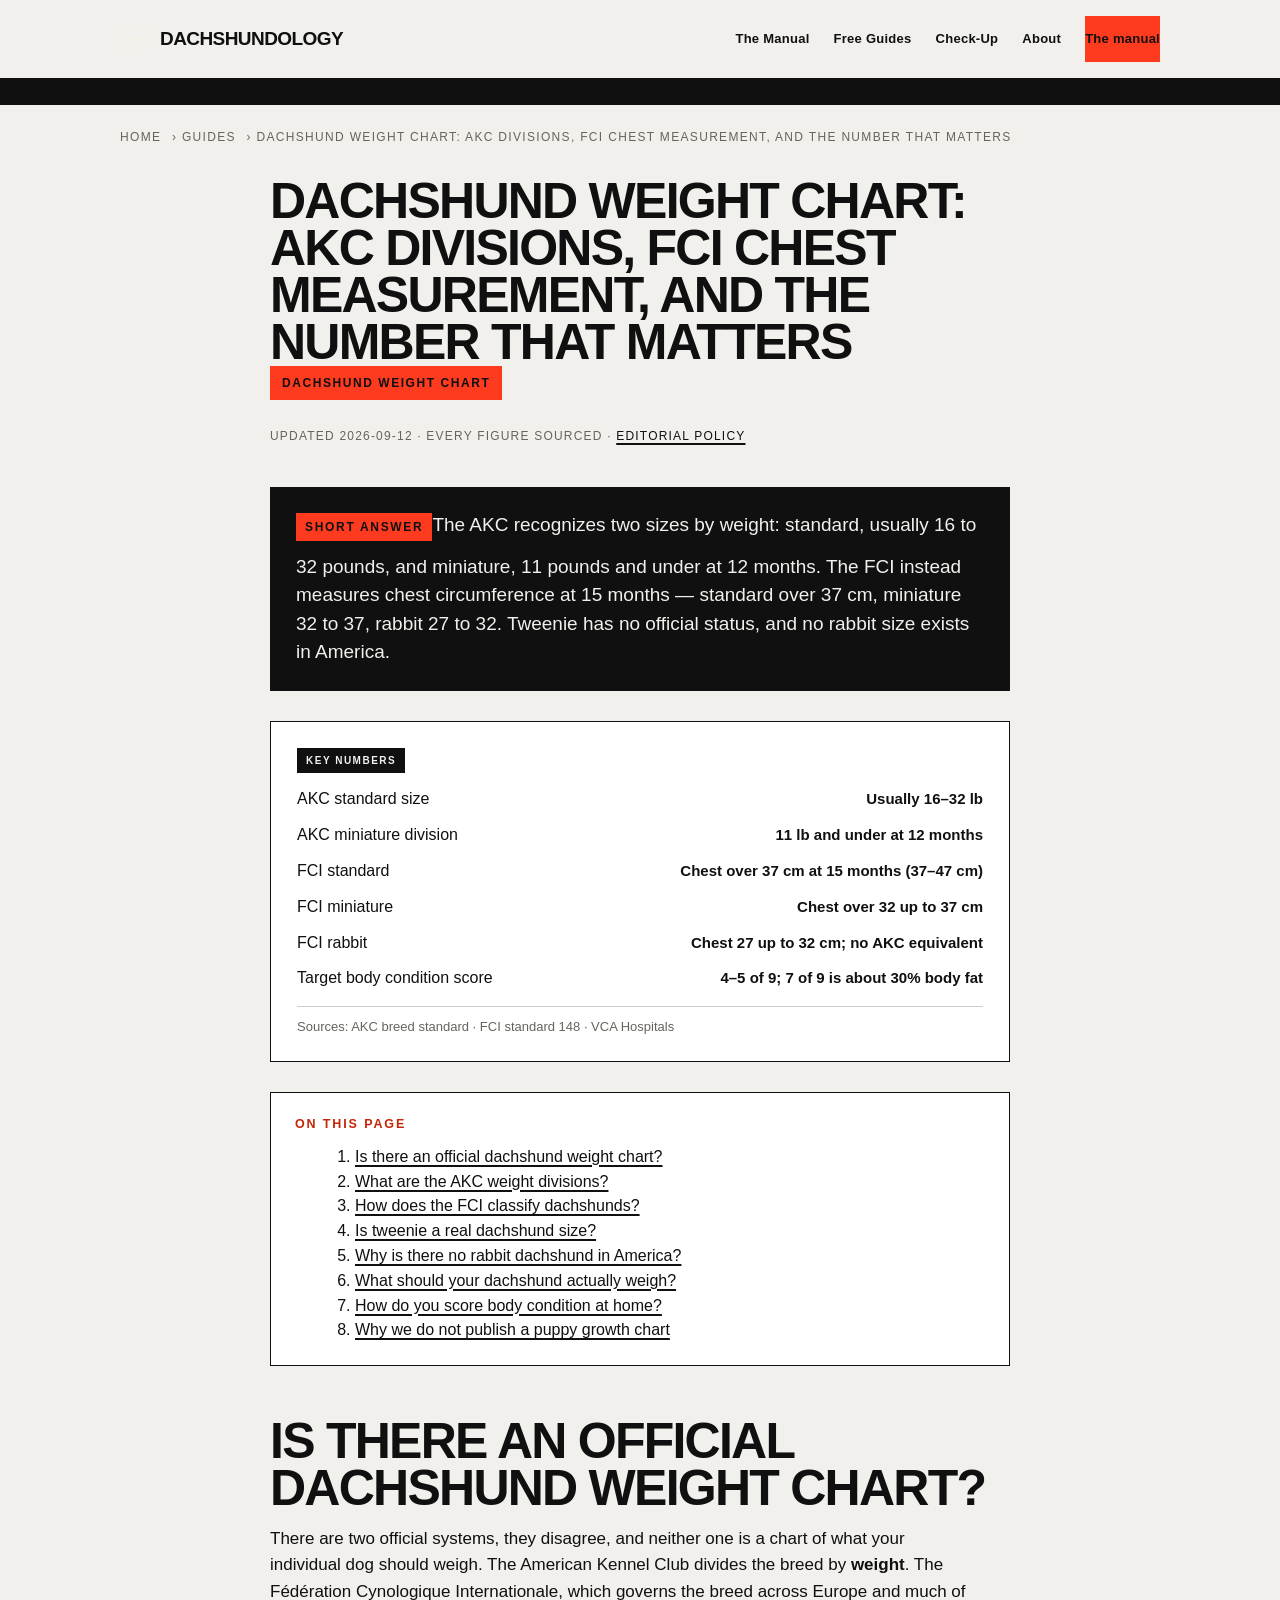
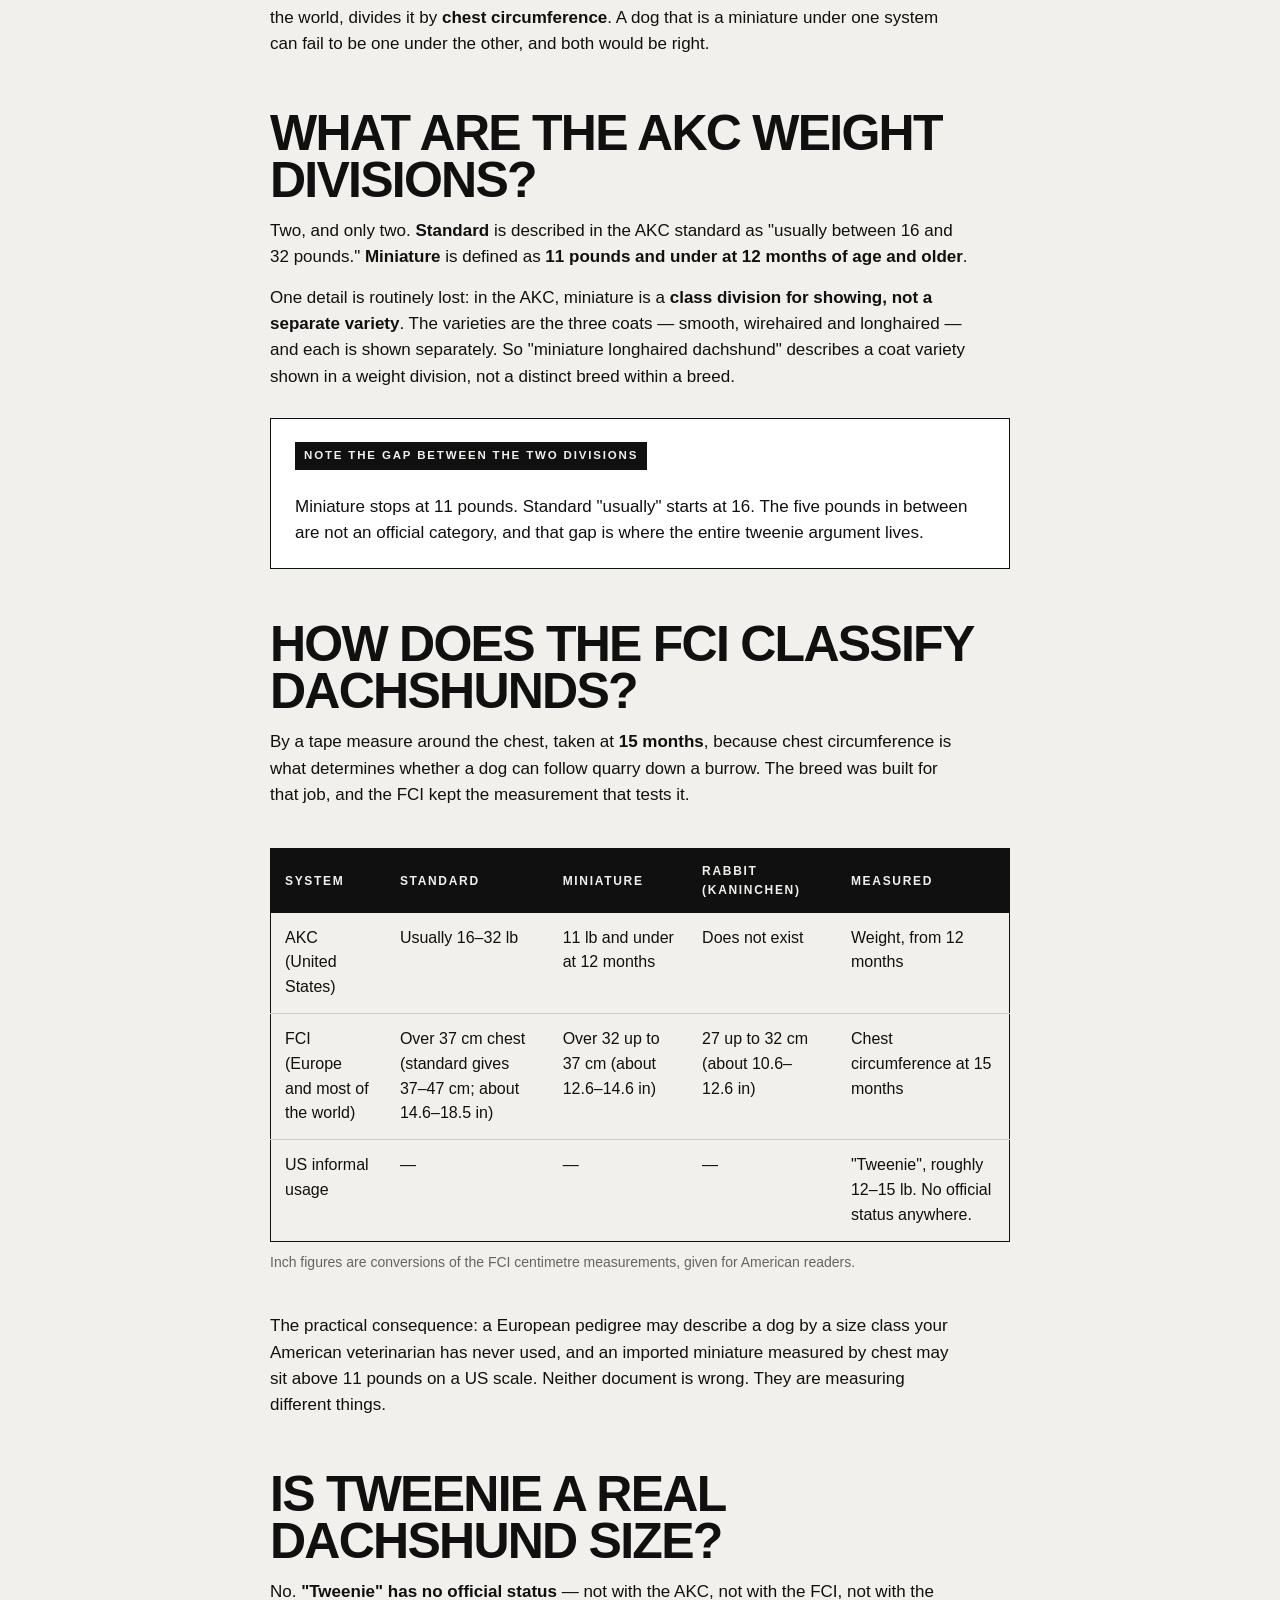
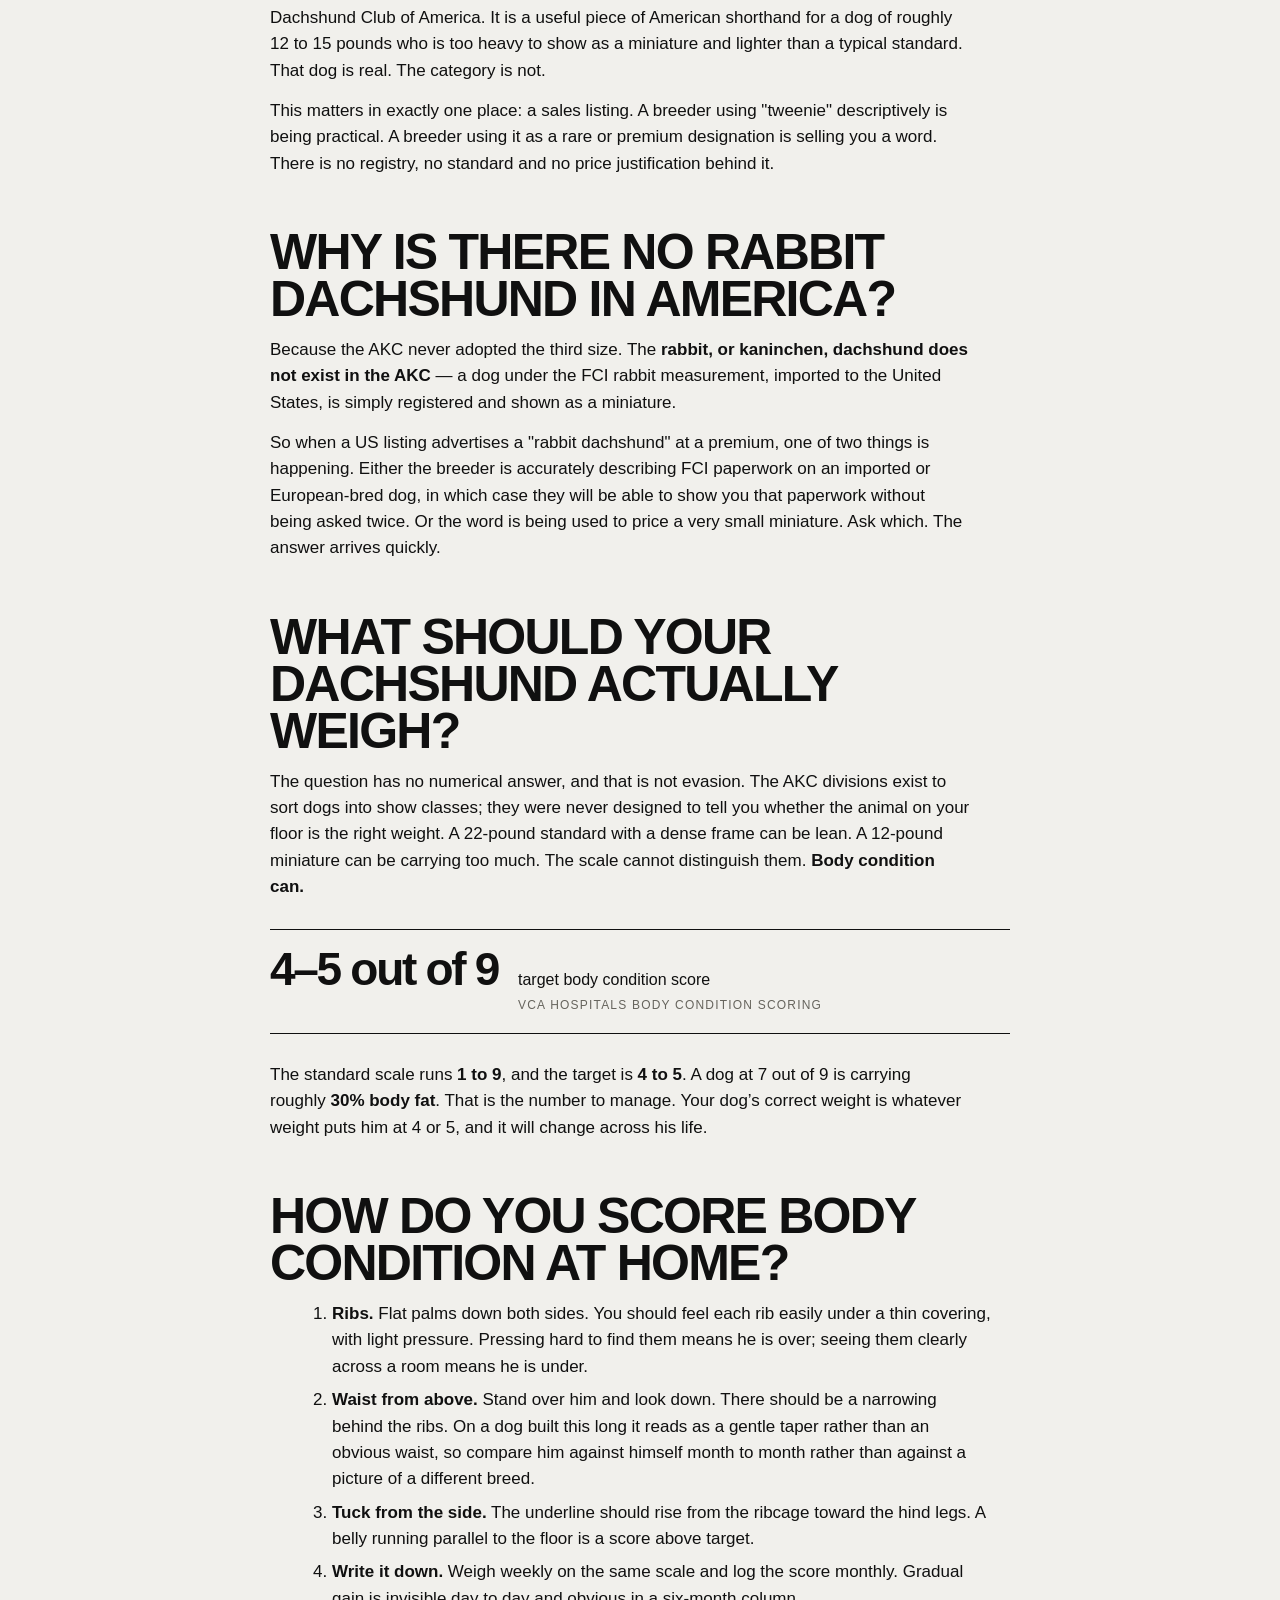
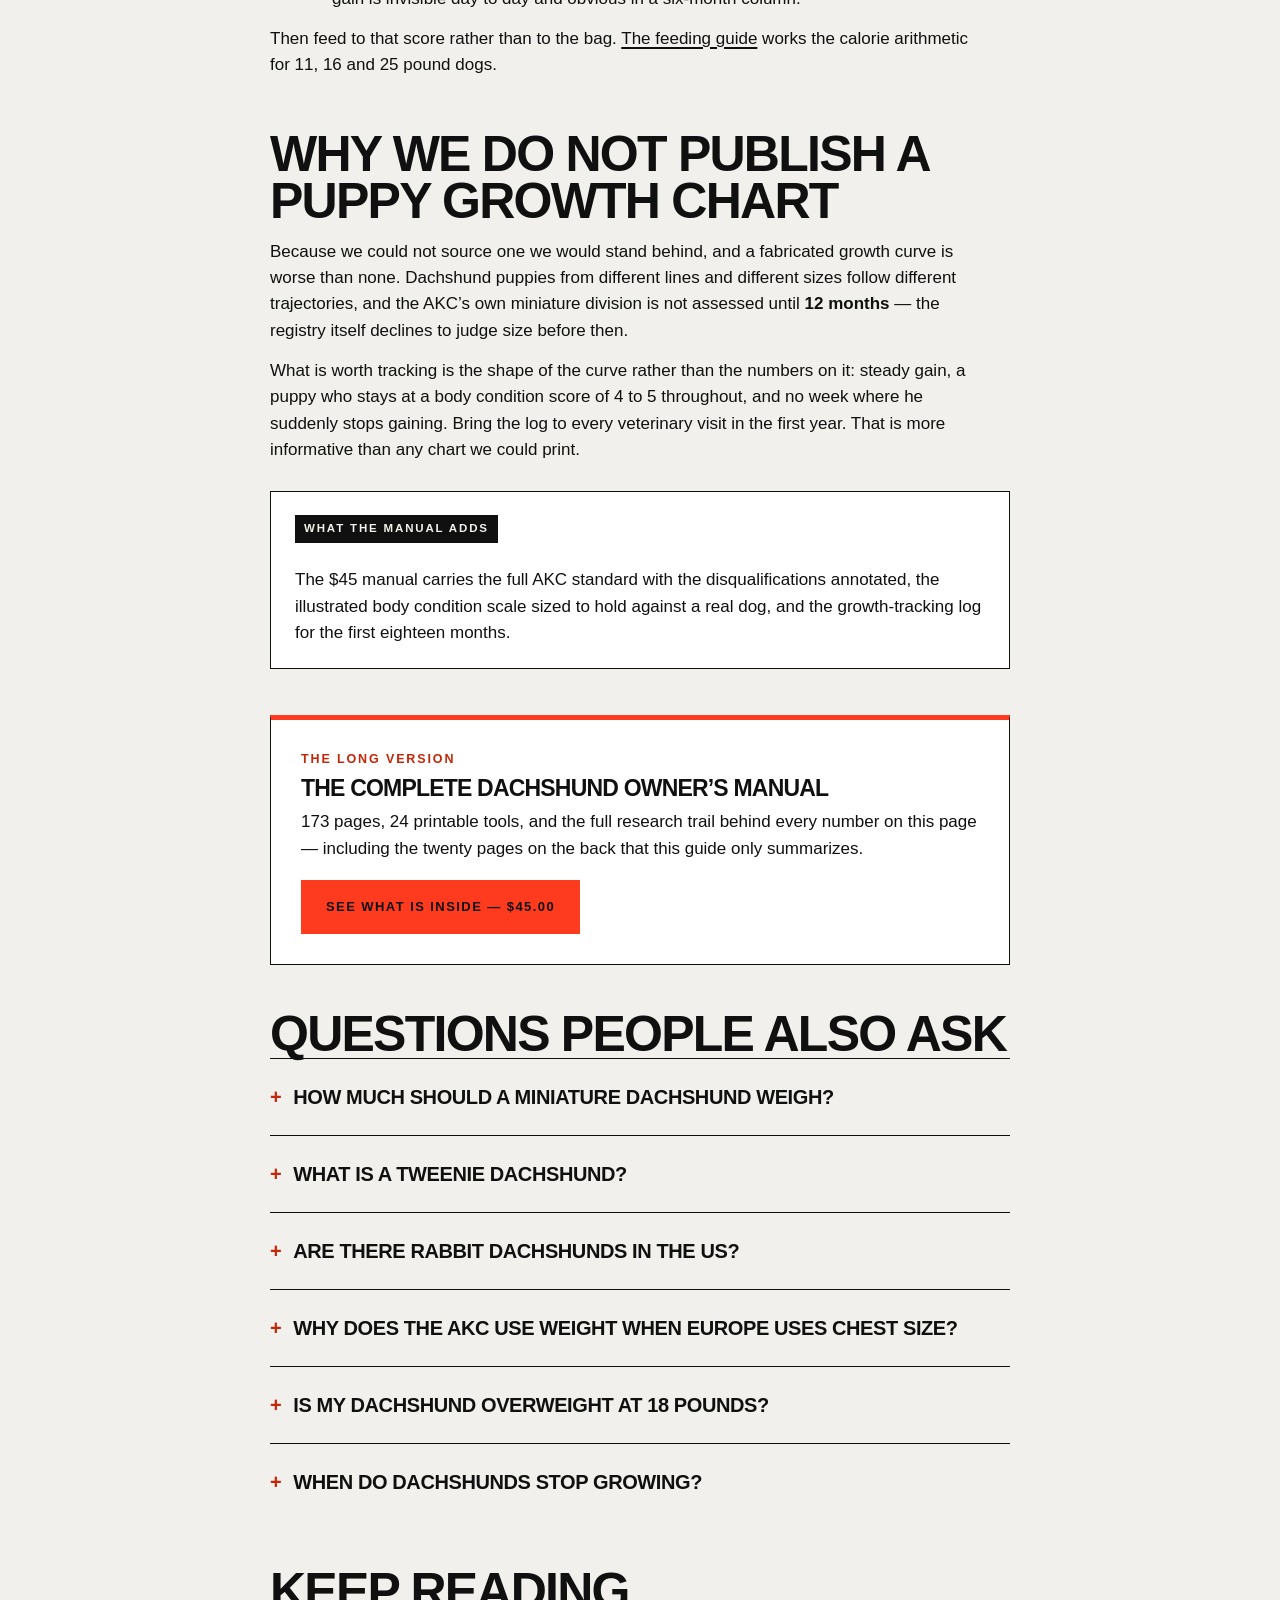
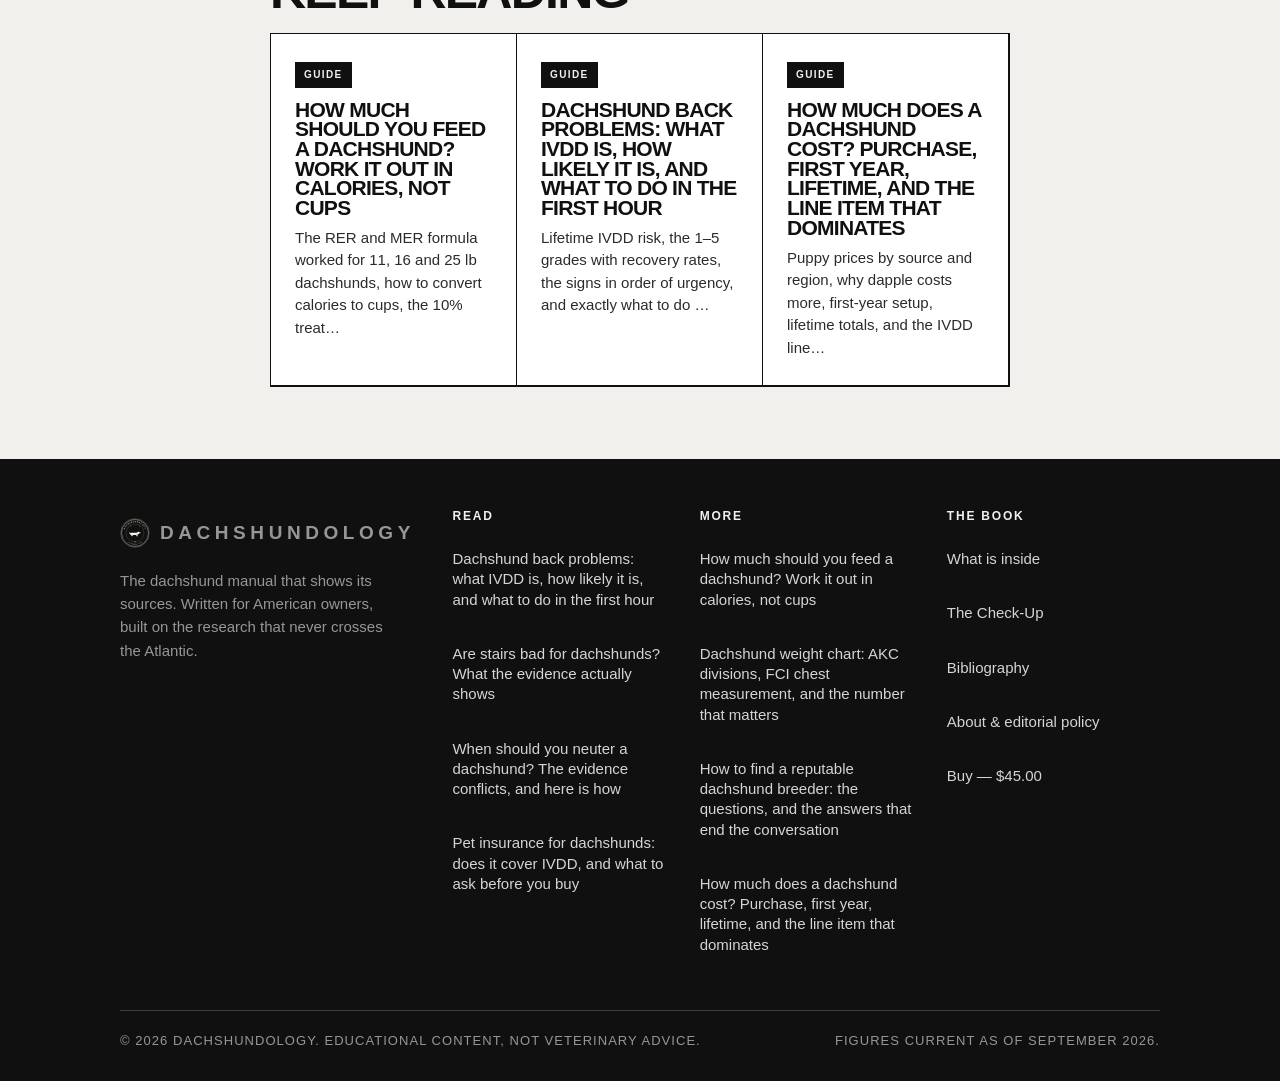
<file: guides/dachshund-weight-chart.html>
<!doctype html><html lang="en"><head>
<meta charset="utf-8"><meta name="viewport" content="width=device-width,initial-scale=1">
<title>Dachshund Weight Chart: AKC vs FCI Sizes Explained</title>
<meta name="description" content="The AKC recognizes two sizes by weight. The FCI measures chest circumference. Tweenie is not official, and there is no rabbit dachshund in America.">
<link rel="canonical" href="https://dachshundology.vercel.app/guides/dachshund-weight-chart/">
<meta name="robots" content="noindex, nofollow">
<meta property="og:type" content="website"><meta property="og:site_name" content="Dachshundology">
<meta property="og:title" content="Dachshund Weight Chart: AKC vs FCI Sizes Explained"><meta property="og:description" content="The AKC recognizes two sizes by weight. The FCI measures chest circumference. Tweenie is not official, and there is no rabbit dachshund in America.">
<meta property="og:url" content="https://dachshundology.vercel.app/guides/dachshund-weight-chart/"><meta name="twitter:card" content="summary_large_image">
<link rel="preconnect" href="https://fonts.googleapis.com"><link rel="preconnect" href="https://fonts.gstatic.com" crossorigin>
<link rel="stylesheet" href="https://fonts.googleapis.com/css2?family=Libre+Baskerville:ital,wght@0,400;0,700;1,400&family=EB+Garamond:ital,wght@0,400;0,500;0,600;1,400&family=Jost:wght@400;500&family=Parisienne&display=swap">
<link rel="stylesheet" href="/assets/site.css">
<link rel="icon" href="/assets/favicon.svg" type="image/svg+xml">
<script type="application/ld+json">{"@context":"https://schema.org","@type":"Article","headline":"Dachshund weight chart: AKC divisions, FCI chest measurement, and the number that matters","description":"The AKC recognizes two sizes by weight. The FCI measures chest circumference. Tweenie is not official, and there is no rabbit dachshund in America.","datePublished":"2026-09-12","dateModified":"2026-09-12","inLanguage":"en-US","author":{"@type":"Organization","name":"Dachshundology"},"publisher":{"@type":"Organization","name":"Dachshundology"},"mainEntityOfPage":{"@type":"WebPage","@id":"https://dachshundology.vercel.app/guides/dachshund-weight-chart/"},"about":{"@type":"Thing","name":"Dachshund"}}</script><script type="application/ld+json">{"@context":"https://schema.org","@type":"FAQPage","mainEntity":[{"@type":"Question","name":"How much should a miniature dachshund weigh?","acceptedAnswer":{"@type":"Answer","text":"The AKC defines the miniature division as 11 pounds and under at 12 months of age and older. That is a show-class threshold, not a health target. A miniature can be 11 pounds and overweight, or 11 pounds and underweight. Score body condition on the 1-to-9 scale and aim for 4 to 5."}},{"@type":"Question","name":"What is a tweenie dachshund?","acceptedAnswer":{"@type":"Answer","text":"American shorthand for a dog of roughly 12 to 15 pounds, between the AKC miniature limit of 11 pounds and the usual standard range of 16 to 32. It has no official status with the AKC, the FCI or the Dachshund Club of America. Treat it as a description, never as a premium designation."}},{"@type":"Question","name":"Are there rabbit dachshunds in the US?","acceptedAnswer":{"@type":"Answer","text":"Not as a recognized size. The FCI rabbit or kaninchen class is defined by a chest circumference of 27 to 32 cm at 15 months, and the AKC has no equivalent — such a dog is registered and shown here as a miniature. A US listing charging extra for a rabbit dachshund should be able to produce FCI paperwork."}},{"@type":"Question","name":"Why does the AKC use weight when Europe uses chest size?","acceptedAnswer":{"@type":"Answer","text":"The FCI kept the measurement that tests the breed’s original job: a chest that fits down a burrow. It is taken at 15 months. The AKC simplified to weight assessed from 12 months, with two divisions rather than three. Neither is wrong; they answer different questions and produce different classifications for the same dog."}},{"@type":"Question","name":"Is my dachshund overweight at 18 pounds?","acceptedAnswer":{"@type":"Answer","text":"Eighteen pounds sits inside the AKC standard range of roughly 16 to 32 pounds, so the number alone tells you nothing. Feel the ribs with light pressure, look for a taper behind the ribs from above, and check that the belly tucks up from the side. Score 4 to 5 of 9 is the target."}},{"@type":"Question","name":"When do dachshunds stop growing?","acceptedAnswer":{"@type":"Answer","text":"The AKC assesses its miniature division at 12 months and the FCI takes its chest measurement at 15 months, which tells you where both registries consider size settled. We do not publish a week-by-week growth chart because no sourced dachshund growth curve was available. Track body condition instead."}}]}</script><script type="application/ld+json">{"@context":"https://schema.org","@type":"BreadcrumbList","itemListElement":[{"@type":"ListItem","position":1,"name":"Home","item":"https://dachshundology.vercel.app/"},{"@type":"ListItem","position":2,"name":"Guides","item":"https://dachshundology.vercel.app/guides/"},{"@type":"ListItem","position":3,"name":"Dachshund weight chart: AKC divisions, FCI chest measurement, and the number that matters","item":"https://dachshundology.vercel.app/guides/dachshund-weight-chart/"}]}</script></head>
<body class="">
<header class="site"><div class="wrap bar">
  <a class="brandmark" href="/"><svg viewBox="0 0 240 240" width="34" xmlns="http://www.w3.org/2000/svg">
    <defs>
      <path id="c4izul5t" d="M120 120 m-86 0 a86 86 0 1 1 172 0" fill="none"/>
      <path id="c4izul5b" d="M120 120 m86 0 a86 86 0 1 1 -172 0" fill="none"/>
    </defs>
    <circle cx="120" cy="120" r="115" fill="none" stroke="#F6F1E4" stroke-width="1.4"/>
    <circle cx="120" cy="120" r="108" fill="none" stroke="#F6F1E4" stroke-width="3"/>
    <circle cx="120" cy="120" r="72" fill="none" stroke="#F6F1E4" stroke-width="1"/>
    <text font-family="TeX Gyre Heros" font-size="15" letter-spacing="4.2" fill="#F6F1E4">
      <textPath href="#c4izul5t" startOffset="50%" text-anchor="middle">DACHSHUNDOLOGY</textPath></text>
    <text font-family="TeX Gyre Heros" font-size="11" letter-spacing="3.4" fill="#F6F1E4">
      <textPath href="#c4izul5b" startOffset="50%" text-anchor="middle">EST. MMXXVI</textPath></text>
    <g transform="translate(120,126)">
      <g transform="translate(-52,-22) scale(0.208)">
    <g fill="#F6F1E4">
      <rect x="96" y="128" width="27" height="72" rx="13"/><rect x="134" y="130" width="27" height="70" rx="13"/>
      <rect x="296" y="132" width="24" height="68" rx="12"/><rect x="326" y="130" width="24" height="70" rx="12"/>
      <path d="M40 92 C60 66 88 62 120 64 L300 64 C328 64 338 58 350 48 C364 36 376 32 392 33 C410 34 420 44 423 56 L462 62 C473 64 474 76 464 78 L426 82 C420 94 406 100 392 100 C372 101 356 112 350 128 C346 143 330 151 310 151 L152 151 C120 151 98 146 84 136 C66 124 52 110 40 92 Z"/>
      <ellipse cx="116" cy="118" rx="42" ry="38"/>
      <path d="M46 96 C30 70 30 44 44 26 C52 36 54 56 58 70 C62 82 68 90 74 96 Z"/>
      <path d="M380 44 C404 40 414 58 412 82 C410 108 396 124 378 124 C360 124 352 106 354 84 C356 62 364 48 380 44 Z"/>
    </g>
    <circle cx="407" cy="60" r="5" fill="#1E4032"/>
  </g>
    </g>
    <path d="M120 196 l-5 -9 h10 z" fill="#F6F1E4"/>
    <circle cx="86" cy="63" r="2.6" fill="#F6F1E4"/><circle cx="154" cy="63" r="2.6" fill="#F6F1E4"/>
  </svg><span>Dachshundology</span></a>
  <nav><a href="/the-manual">The Manual</a><a href="/guides">Free Guides</a><a href="/check-up">Check-Up</a><a href="/about">About</a>
  <a class="cta-nav" href="/the-manual">The manual</a></nav>
</div></header>
<div class="stripe"></div>
<div class="wrap"><div class="crumbs"><a href="/">Home</a> › <a href="/guides">Guides</a> › Dachshund weight chart: AKC divisions, FCI chest measurement, and the number that matters</div></div>
<section style="padding-top:8px">
 <div class="wrap narrow">
  <h1 style="font-size:clamp(32px,5vw,50px)">Dachshund weight chart: AKC divisions, FCI chest measurement, and the number that matters</h1>
  <div class="sub">dachshund weight chart</div>
  <p class="meta" style="margin-top:14px">Updated 2026-09-12 · Every figure sourced · <a href="/about">Editorial policy</a></p>
  <div class="answer" style="margin:28px 0"><strong>Short answer</strong>The AKC recognizes two sizes by weight: standard, usually 16 to 32 pounds, and miniature, 11 pounds and under at 12 months. The FCI instead measures chest circumference at 15 months — standard over 37 cm, miniature 32 to 37, rabbit 27 to 32. Tweenie has no official status, and no rabbit size exists in America.</div>
  <div class="facts"><div class="label">Key numbers</div><dl>
    <dt>AKC standard size</dt><dd>Usually 16–32 lb</dd><dt>AKC miniature division</dt><dd>11 lb and under at 12 months</dd><dt>FCI standard</dt><dd>Chest over 37 cm at 15 months (37–47 cm)</dd><dt>FCI miniature</dt><dd>Chest over 32 up to 37 cm</dd><dt>FCI rabbit</dt><dd>Chest 27 up to 32 cm; no AKC equivalent</dd><dt>Target body condition score</dt><dd>4–5 of 9; 7 of 9 is about 30% body fat</dd>
    <div class="src">Sources: AKC breed standard · FCI standard 148 · VCA Hospitals</div></dl></div>
  <nav class="toc"><div class="label" style="color:var(--camel)">On this page</div>
    <ol><li><a href="#is-there-an-official-dachshund-weight-chart">Is there an official dachshund weight chart?</a></li><li><a href="#what-are-the-akc-weight-divisions">What are the AKC weight divisions?</a></li><li><a href="#how-does-the-fci-classify-dachshunds">How does the FCI classify dachshunds?</a></li><li><a href="#is-tweenie-a-real-dachshund-size">Is tweenie a real dachshund size?</a></li><li><a href="#why-is-there-no-rabbit-dachshund-in-america">Why is there no rabbit dachshund in America?</a></li><li><a href="#what-should-your-dachshund-actually-weigh">What should your dachshund actually weigh?</a></li><li><a href="#how-do-you-score-body-condition-at-home">How do you score body condition at home?</a></li><li><a href="#why-we-do-not-publish-a-puppy-growth-chart">Why we do not publish a puppy growth chart</a></li></ol></nav>
  <article><h2 id="is-there-an-official-dachshund-weight-chart">Is there an official dachshund weight chart?</h2>
<p>There are two official systems, they disagree, and neither one is a chart of what your individual dog should weigh. The American Kennel Club divides the breed by <strong>weight</strong>. The Fédération Cynologique Internationale, which governs the breed across Europe and much of the world, divides it by <strong>chest circumference</strong>. A dog that is a miniature under one system can fail to be one under the other, and both would be right.</p>
<h2 id="what-are-the-akc-weight-divisions">What are the AKC weight divisions?</h2>
<p>Two, and only two. <strong>Standard</strong> is described in the AKC standard as "usually between 16 and 32 pounds." <strong>Miniature</strong> is defined as <strong>11 pounds and under at 12 months of age and older</strong>.</p>
<p>One detail is routinely lost: in the AKC, miniature is a <strong>class division for showing, not a separate variety</strong>. The varieties are the three coats — smooth, wirehaired and longhaired — and each is shown separately. So "miniature longhaired dachshund" describes a coat variety shown in a weight division, not a distinct breed within a breed.</p>
<div class="callout note"><div class="t">Note the gap between the two divisions</div><p>Miniature stops at 11 pounds. Standard "usually" starts at 16. The five pounds in between are not an official category, and that gap is where the entire tweenie argument lives.</p></div>
<h2 id="how-does-the-fci-classify-dachshunds">How does the FCI classify dachshunds?</h2>
<p>By a tape measure around the chest, taken at <strong>15 months</strong>, because chest circumference is what determines whether a dog can follow quarry down a burrow. The breed was built for that job, and the FCI kept the measurement that tests it.</p>
<div class="tablewrap"><table><thead><tr><th>System</th><th>Standard</th><th>Miniature</th><th>Rabbit (Kaninchen)</th><th>Measured</th></tr></thead>
      <tbody><tr><td>AKC (United States)</td><td>Usually 16–32 lb</td><td>11 lb and under at 12 months</td><td>Does not exist</td><td>Weight, from 12 months</td></tr><tr><td>FCI (Europe and most of the world)</td><td>Over 37 cm chest (standard gives 37–47 cm; about 14.6–18.5 in)</td><td>Over 32 up to 37 cm (about 12.6–14.6 in)</td><td>27 up to 32 cm (about 10.6–12.6 in)</td><td>Chest circumference at 15 months</td></tr><tr><td>US informal usage</td><td>—</td><td>—</td><td>—</td><td>"Tweenie", roughly 12–15 lb. No official status anywhere.</td></tr></tbody>
      <caption>Inch figures are conversions of the FCI centimetre measurements, given for American readers.</caption></table></div>
<p>The practical consequence: a European pedigree may describe a dog by a size class your American veterinarian has never used, and an imported miniature measured by chest may sit above 11 pounds on a US scale. Neither document is wrong. They are measuring different things.</p>
<h2 id="is-tweenie-a-real-dachshund-size">Is tweenie a real dachshund size?</h2>
<p>No. <strong>"Tweenie" has no official status</strong> — not with the AKC, not with the FCI, not with the Dachshund Club of America. It is a useful piece of American shorthand for a dog of roughly 12 to 15 pounds who is too heavy to show as a miniature and lighter than a typical standard. That dog is real. The category is not.</p>
<p>This matters in exactly one place: a sales listing. A breeder using "tweenie" descriptively is being practical. A breeder using it as a rare or premium designation is selling you a word. There is no registry, no standard and no price justification behind it.</p>
<h2 id="why-is-there-no-rabbit-dachshund-in-america">Why is there no rabbit dachshund in America?</h2>
<p>Because the AKC never adopted the third size. The <strong>rabbit, or kaninchen, dachshund does not exist in the AKC</strong> — a dog under the FCI rabbit measurement, imported to the United States, is simply registered and shown as a miniature.</p>
<p>So when a US listing advertises a "rabbit dachshund" at a premium, one of two things is happening. Either the breeder is accurately describing FCI paperwork on an imported or European-bred dog, in which case they will be able to show you that paperwork without being asked twice. Or the word is being used to price a very small miniature. Ask which. The answer arrives quickly.</p>
<h2 id="what-should-your-dachshund-actually-weigh">What should your dachshund actually weigh?</h2>
<p>The question has no numerical answer, and that is not evasion. The AKC divisions exist to sort dogs into show classes; they were never designed to tell you whether the animal on your floor is the right weight. A 22-pound standard with a dense frame can be lean. A 12-pound miniature can be carrying too much. The scale cannot distinguish them. <strong>Body condition can.</strong></p>
<div class="stat"><span class="fig">4–5 out of 9</span><span class="lb">target body condition score
      <br><span class="meta">VCA Hospitals body condition scoring</span></span></div>
<p>The standard scale runs <strong>1 to 9</strong>, and the target is <strong>4 to 5</strong>. A dog at 7 out of 9 is carrying roughly <strong>30% body fat</strong>. That is the number to manage. Your dog’s correct weight is whatever weight puts him at 4 or 5, and it will change across his life.</p>
<h2 id="how-do-you-score-body-condition-at-home">How do you score body condition at home?</h2>
<ol><li><strong>Ribs.</strong> Flat palms down both sides. You should feel each rib easily under a thin covering, with light pressure. Pressing hard to find them means he is over; seeing them clearly across a room means he is under.</li><li><strong>Waist from above.</strong> Stand over him and look down. There should be a narrowing behind the ribs. On a dog built this long it reads as a gentle taper rather than an obvious waist, so compare him against himself month to month rather than against a picture of a different breed.</li><li><strong>Tuck from the side.</strong> The underline should rise from the ribcage toward the hind legs. A belly running parallel to the floor is a score above target.</li><li><strong>Write it down.</strong> Weigh weekly on the same scale and log the score monthly. Gradual gain is invisible day to day and obvious in a six-month column.</li></ol>
<p>Then feed to that score rather than to the bag. <a href="/guides/how-much-to-feed-a-dachshund">The feeding guide</a> works the calorie arithmetic for 11, 16 and 25 pound dogs.</p>
<h2 id="why-we-do-not-publish-a-puppy-growth-chart">Why we do not publish a puppy growth chart</h2>
<p>Because we could not source one we would stand behind, and a fabricated growth curve is worse than none. Dachshund puppies from different lines and different sizes follow different trajectories, and the AKC’s own miniature division is not assessed until <strong>12 months</strong> — the registry itself declines to judge size before then.</p>
<p>What is worth tracking is the shape of the curve rather than the numbers on it: steady gain, a puppy who stays at a body condition score of 4 to 5 throughout, and no week where he suddenly stops gaining. Bring the log to every veterinary visit in the first year. That is more informative than any chart we could print.</p>
<div class="callout note"><div class="t">What the manual adds</div><p>The $45 manual carries the full AKC standard with the disqualifications annotated, the illustrated body condition scale sized to hold against a real dog, and the growth-tracking log for the first eighteen months.</p></div></article>

  <div class="sell">
    <div class="label" style="color:var(--camel)">The long version</div>
    <h3 style="margin:8px 0 10px">The Complete Dachshund Owner’s Manual</h3>
    <p style="margin:0 0 18px">173 pages, 24 printable tools, and the full research trail behind every number on
    this page — including the twenty pages on the back that this guide only summarizes.</p>
    <a class="btn" href="/the-manual">See what is inside — $45.00</a>
  </div>

  <h2 id="faq">Questions people also ask</h2>
  <div class="faq"><details><summary>How much should a miniature dachshund weigh?</summary><p>The AKC defines the miniature division as 11 pounds and under at 12 months of age and older. That is a show-class threshold, not a health target. A miniature can be 11 pounds and overweight, or 11 pounds and underweight. Score body condition on the 1-to-9 scale and aim for 4 to 5.</p></details><details><summary>What is a tweenie dachshund?</summary><p>American shorthand for a dog of roughly 12 to 15 pounds, between the AKC miniature limit of 11 pounds and the usual standard range of 16 to 32. It has no official status with the AKC, the FCI or the Dachshund Club of America. Treat it as a description, never as a premium designation.</p></details><details><summary>Are there rabbit dachshunds in the US?</summary><p>Not as a recognized size. The FCI rabbit or kaninchen class is defined by a chest circumference of 27 to 32 cm at 15 months, and the AKC has no equivalent — such a dog is registered and shown here as a miniature. A US listing charging extra for a rabbit dachshund should be able to produce FCI paperwork.</p></details><details><summary>Why does the AKC use weight when Europe uses chest size?</summary><p>The FCI kept the measurement that tests the breed’s original job: a chest that fits down a burrow. It is taken at 15 months. The AKC simplified to weight assessed from 12 months, with two divisions rather than three. Neither is wrong; they answer different questions and produce different classifications for the same dog.</p></details><details><summary>Is my dachshund overweight at 18 pounds?</summary><p>Eighteen pounds sits inside the AKC standard range of roughly 16 to 32 pounds, so the number alone tells you nothing. Feel the ribs with light pressure, look for a taper behind the ribs from above, and check that the belly tucks up from the side. Score 4 to 5 of 9 is the target.</p></details><details><summary>When do dachshunds stop growing?</summary><p>The AKC assesses its miniature division at 12 months and the FCI takes its chest measurement at 15 months, which tells you where both registries consider size settled. We do not publish a week-by-week growth chart because no sourced dachshund growth curve was available. Track body condition instead.</p></details></div>

  <h2 style="margin-top:48px">Keep reading</h2>
  <div class="grid g3" style="margin-top:18px"><a class="card" href="/guides/how-much-to-feed-a-dachshund"><div class="label">Guide</div><h3>How much should you feed a dachshund? Work it out in calories, not cups</h3>
      <p>The RER and MER formula worked for 11, 16 and 25 lb dachshunds, how to convert calories to cups, the 10% treat…</p></a><a class="card" href="/guides/dachshund-back-problems-ivdd"><div class="label">Guide</div><h3>Dachshund back problems: what IVDD is, how likely it is, and what to do in the first hour</h3>
      <p>Lifetime IVDD risk, the 1–5 grades with recovery rates, the signs in order of urgency, and exactly what to do …</p></a><a class="card" href="/guides/how-much-does-a-dachshund-cost"><div class="label">Guide</div><h3>How much does a dachshund cost? Purchase, first year, lifetime, and the line item that dominates</h3>
      <p>Puppy prices by source and region, why dapple costs more, first-year setup, lifetime totals, and the IVDD line…</p></a></div>
 </div>
</section>
<footer class="site"><div class="wrap">
  <div class="fgrid">
    <div><div class="brandmark" style="letter-spacing:.24em"><svg viewBox="0 0 240 240" width="34" xmlns="http://www.w3.org/2000/svg">
    <defs>
      <path id="c4izul5t" d="M120 120 m-86 0 a86 86 0 1 1 172 0" fill="none"/>
      <path id="c4izul5b" d="M120 120 m86 0 a86 86 0 1 1 -172 0" fill="none"/>
    </defs>
    <circle cx="120" cy="120" r="115" fill="none" stroke="#F6F1E4" stroke-width="1.4"/>
    <circle cx="120" cy="120" r="108" fill="none" stroke="#F6F1E4" stroke-width="3"/>
    <circle cx="120" cy="120" r="72" fill="none" stroke="#F6F1E4" stroke-width="1"/>
    <text font-family="TeX Gyre Heros" font-size="15" letter-spacing="4.2" fill="#F6F1E4">
      <textPath href="#c4izul5t" startOffset="50%" text-anchor="middle">DACHSHUNDOLOGY</textPath></text>
    <text font-family="TeX Gyre Heros" font-size="11" letter-spacing="3.4" fill="#F6F1E4">
      <textPath href="#c4izul5b" startOffset="50%" text-anchor="middle">EST. MMXXVI</textPath></text>
    <g transform="translate(120,126)">
      <g transform="translate(-52,-22) scale(0.208)">
    <g fill="#F6F1E4">
      <rect x="96" y="128" width="27" height="72" rx="13"/><rect x="134" y="130" width="27" height="70" rx="13"/>
      <rect x="296" y="132" width="24" height="68" rx="12"/><rect x="326" y="130" width="24" height="70" rx="12"/>
      <path d="M40 92 C60 66 88 62 120 64 L300 64 C328 64 338 58 350 48 C364 36 376 32 392 33 C410 34 420 44 423 56 L462 62 C473 64 474 76 464 78 L426 82 C420 94 406 100 392 100 C372 101 356 112 350 128 C346 143 330 151 310 151 L152 151 C120 151 98 146 84 136 C66 124 52 110 40 92 Z"/>
      <ellipse cx="116" cy="118" rx="42" ry="38"/>
      <path d="M46 96 C30 70 30 44 44 26 C52 36 54 56 58 70 C62 82 68 90 74 96 Z"/>
      <path d="M380 44 C404 40 414 58 412 82 C410 108 396 124 378 124 C360 124 352 106 354 84 C356 62 364 48 380 44 Z"/>
    </g>
    <circle cx="407" cy="60" r="5" fill="#1E4032"/>
  </g>
    </g>
    <path d="M120 196 l-5 -9 h10 z" fill="#F6F1E4"/>
    <circle cx="86" cy="63" r="2.6" fill="#F6F1E4"/><circle cx="154" cy="63" r="2.6" fill="#F6F1E4"/>
  </svg><span>Dachshundology</span></div>
      <p style="margin-top:14px;max-width:34ch">The dachshund manual that shows its sources. Written for American
      owners, built on the research that never crosses the Atlantic.</p></div>
    <div><h4>Read</h4><ul><li><a href="/guides/dachshund-back-problems-ivdd">Dachshund back problems: what IVDD is, how likely it is, and what to do in the first hour</a></li><li><a href="/guides/are-stairs-bad-for-dachshunds">Are stairs bad for dachshunds? What the evidence actually shows</a></li><li><a href="/guides/when-to-neuter-a-dachshund">When should you neuter a dachshund? The evidence conflicts, and here is how</a></li><li><a href="/guides/pet-insurance-for-dachshunds">Pet insurance for dachshunds: does it cover IVDD, and what to ask before you buy</a></li></ul></div>
    <div><h4>More</h4><ul><li><a href="/guides/how-much-to-feed-a-dachshund">How much should you feed a dachshund? Work it out in calories, not cups</a></li><li><a href="/guides/dachshund-weight-chart">Dachshund weight chart: AKC divisions, FCI chest measurement, and the number that matters</a></li><li><a href="/guides/questions-to-ask-a-dachshund-breeder">How to find a reputable dachshund breeder: the questions, and the answers that end the conversation</a></li><li><a href="/guides/how-much-does-a-dachshund-cost">How much does a dachshund cost? Purchase, first year, lifetime, and the line item that dominates</a></li></ul></div>
    <div><h4>The book</h4><ul>
      <li><a href="/the-manual">What is inside</a></li><li><a href="/check-up">The Check-Up</a></li>
      <li><a href="/sources">Bibliography</a></li><li><a href="/about">About &amp; editorial policy</a></li>
      <li><a href="/the-manual">Buy — $45.00</a></li></ul></div>
  </div>
  <div class="fine"><span>© 2026 Dachshundology. Educational content, not veterinary advice.</span>
    <span>Figures current as of September 2026.</span></div>
</div></footer>
</body></html>
</file>
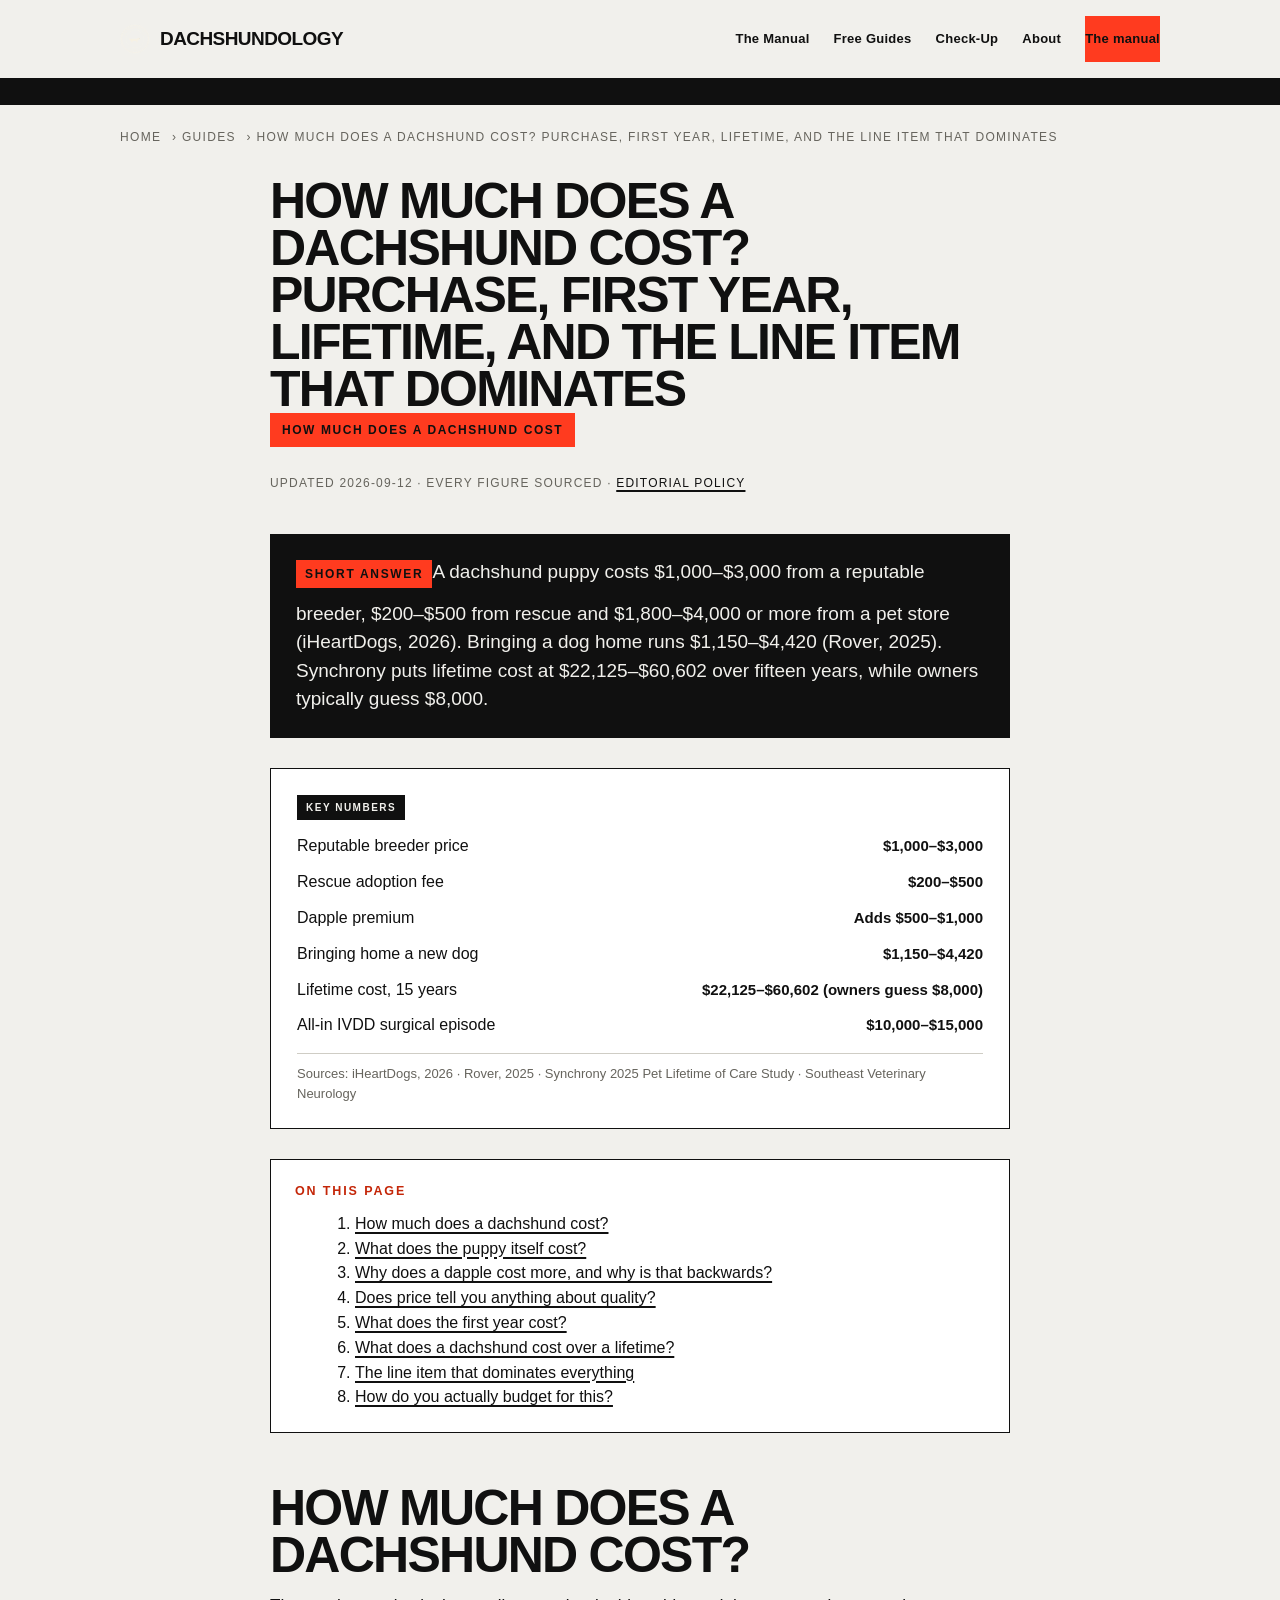
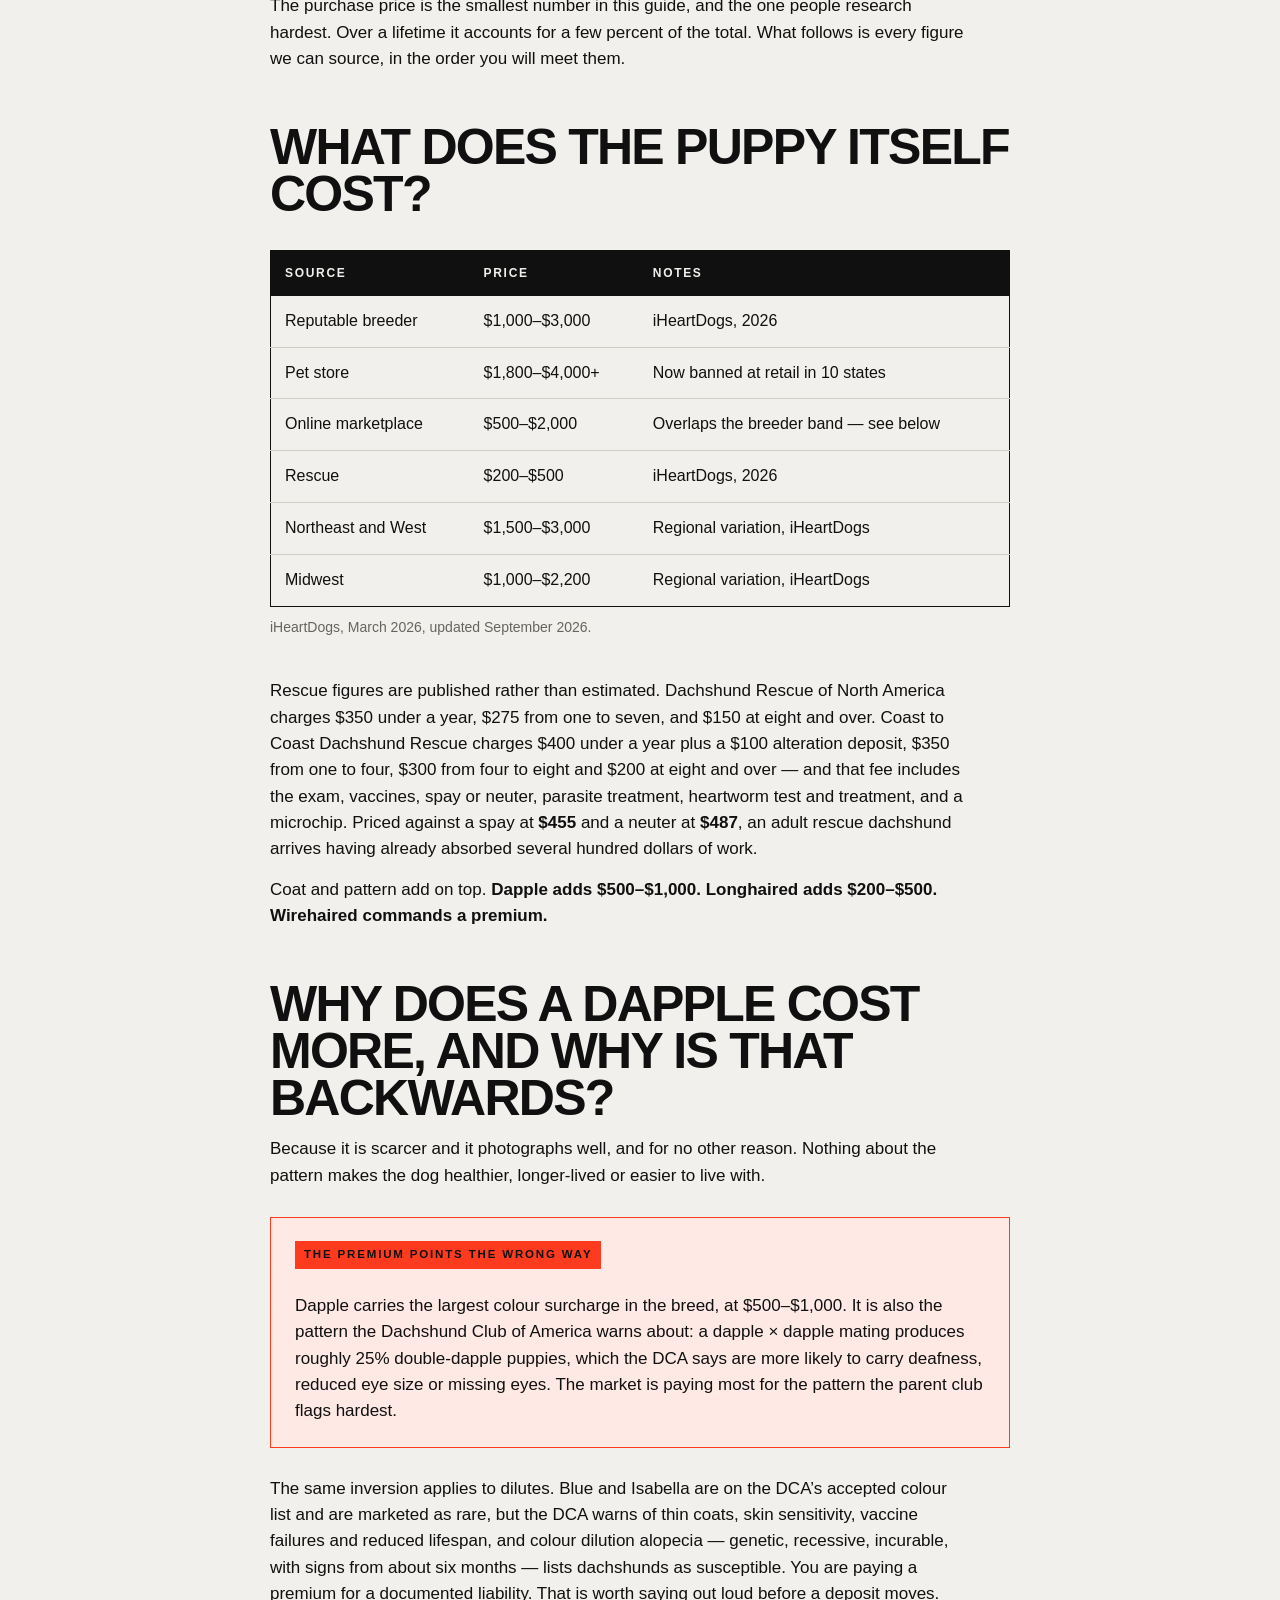
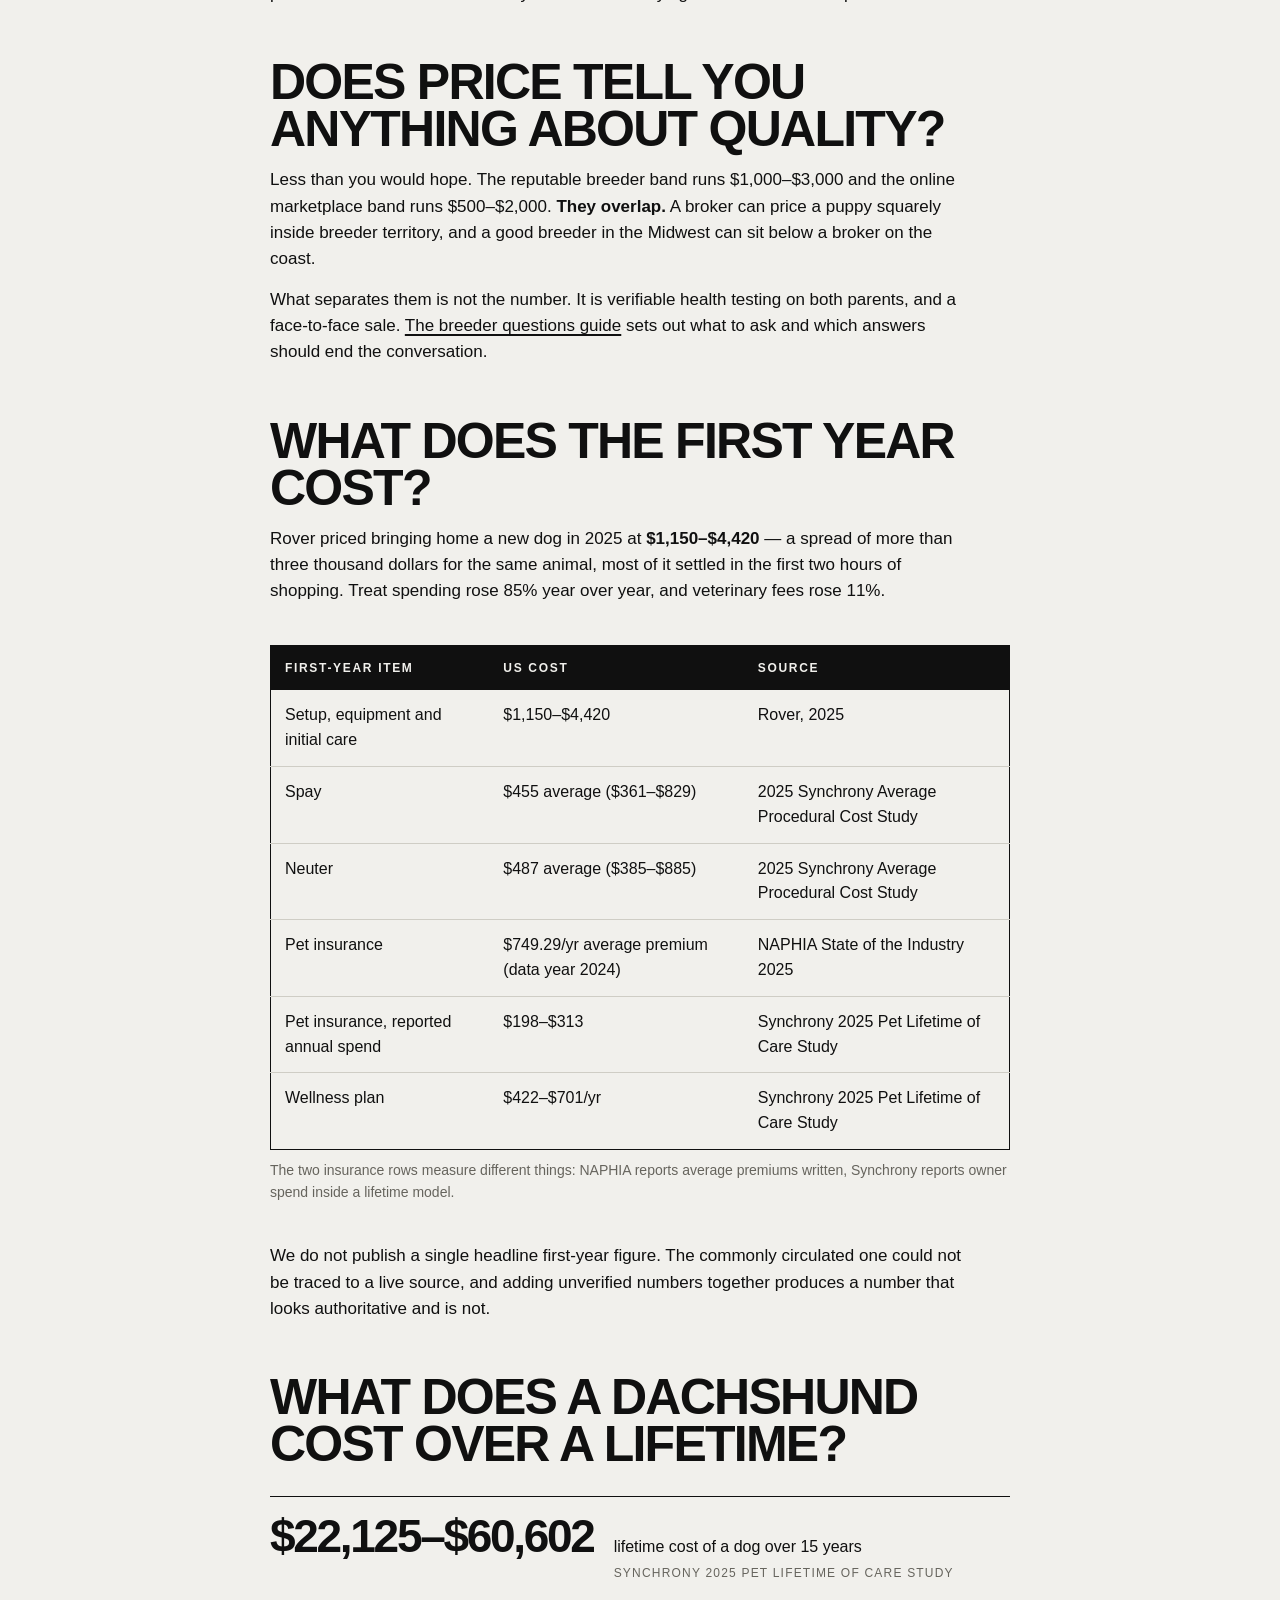
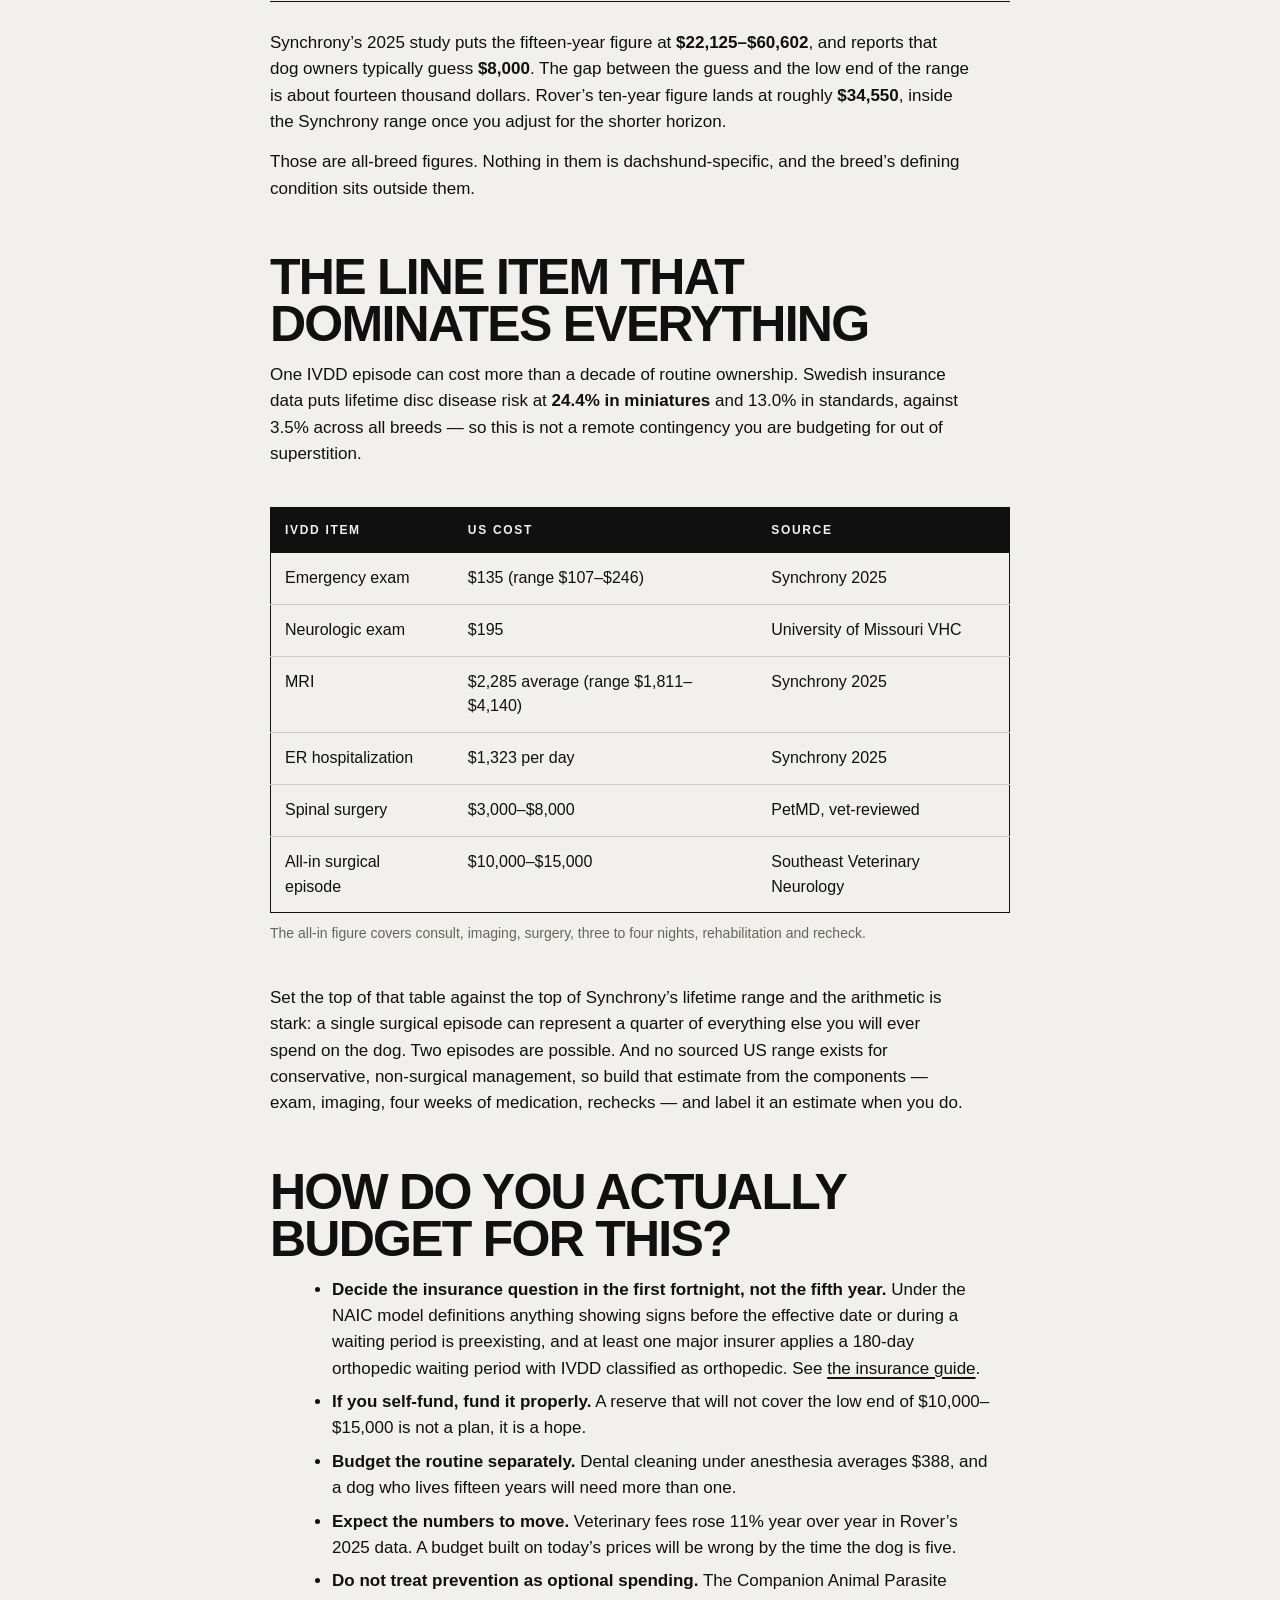
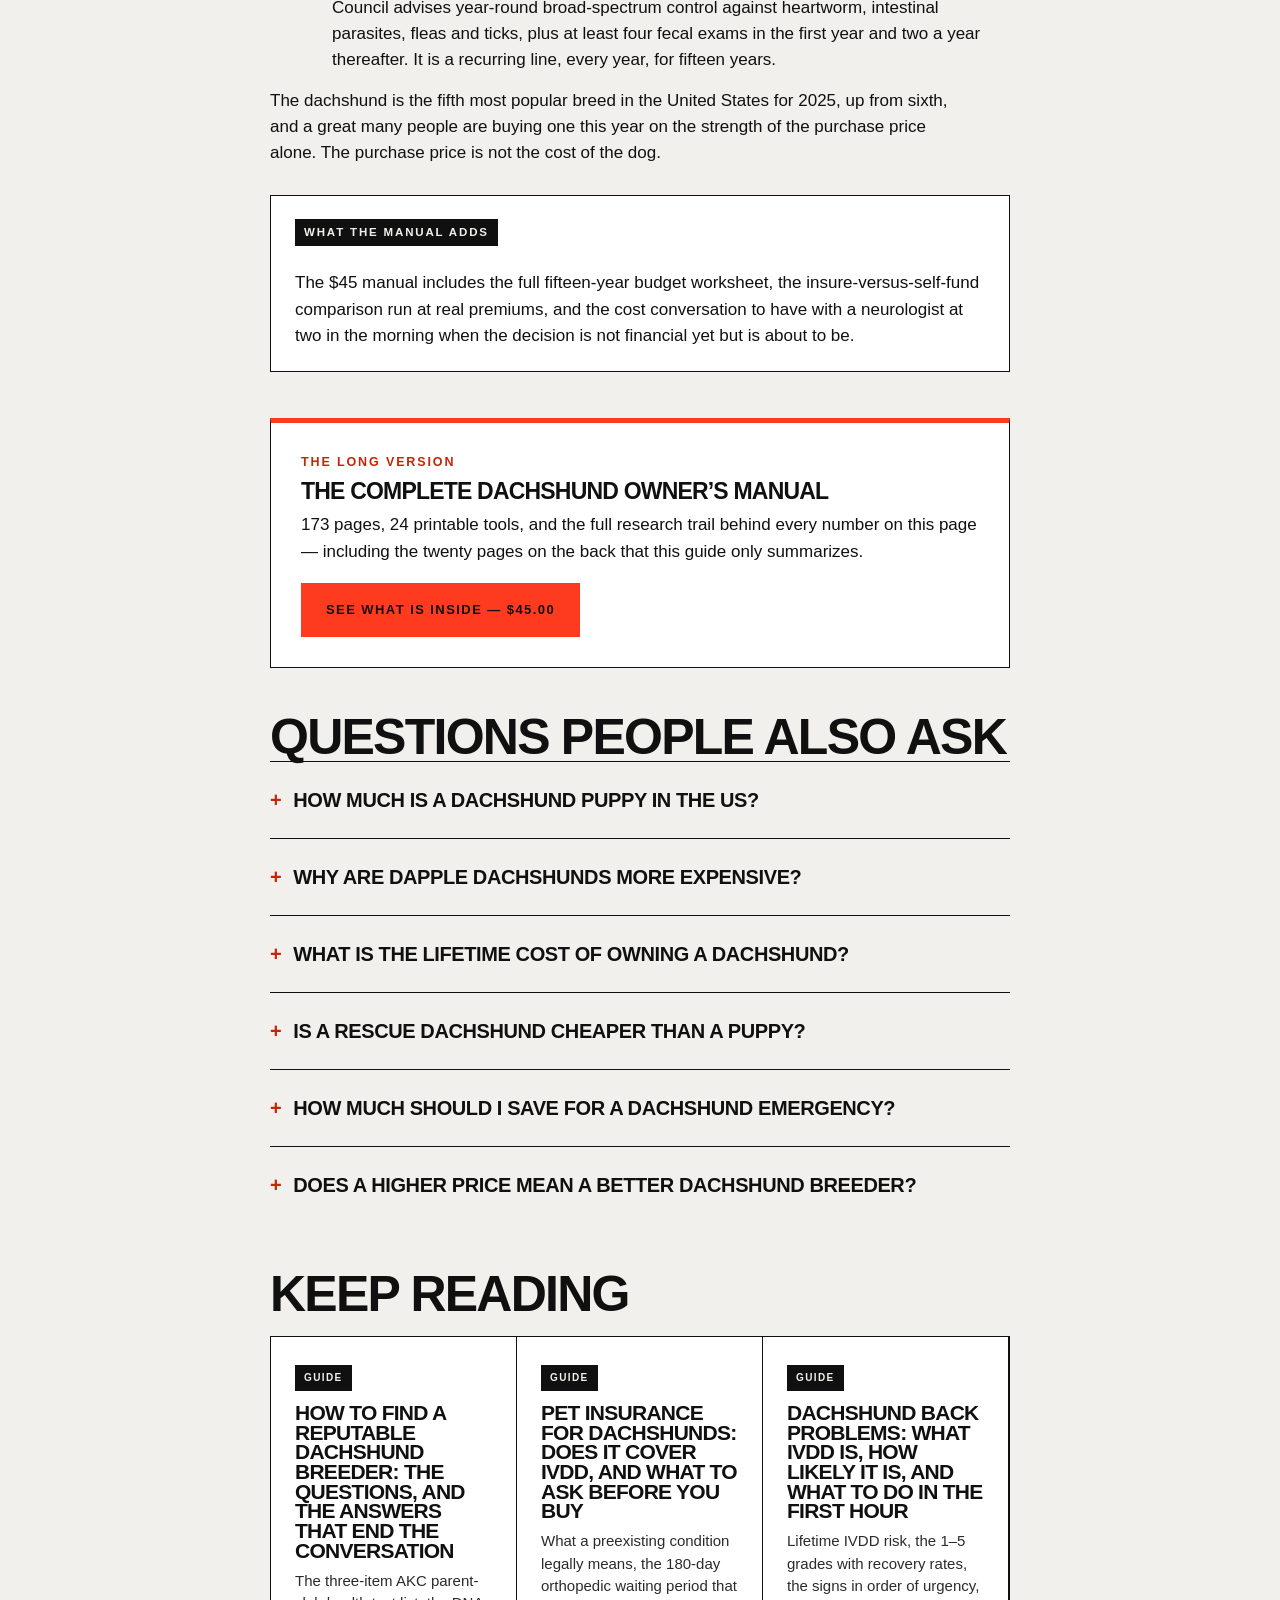
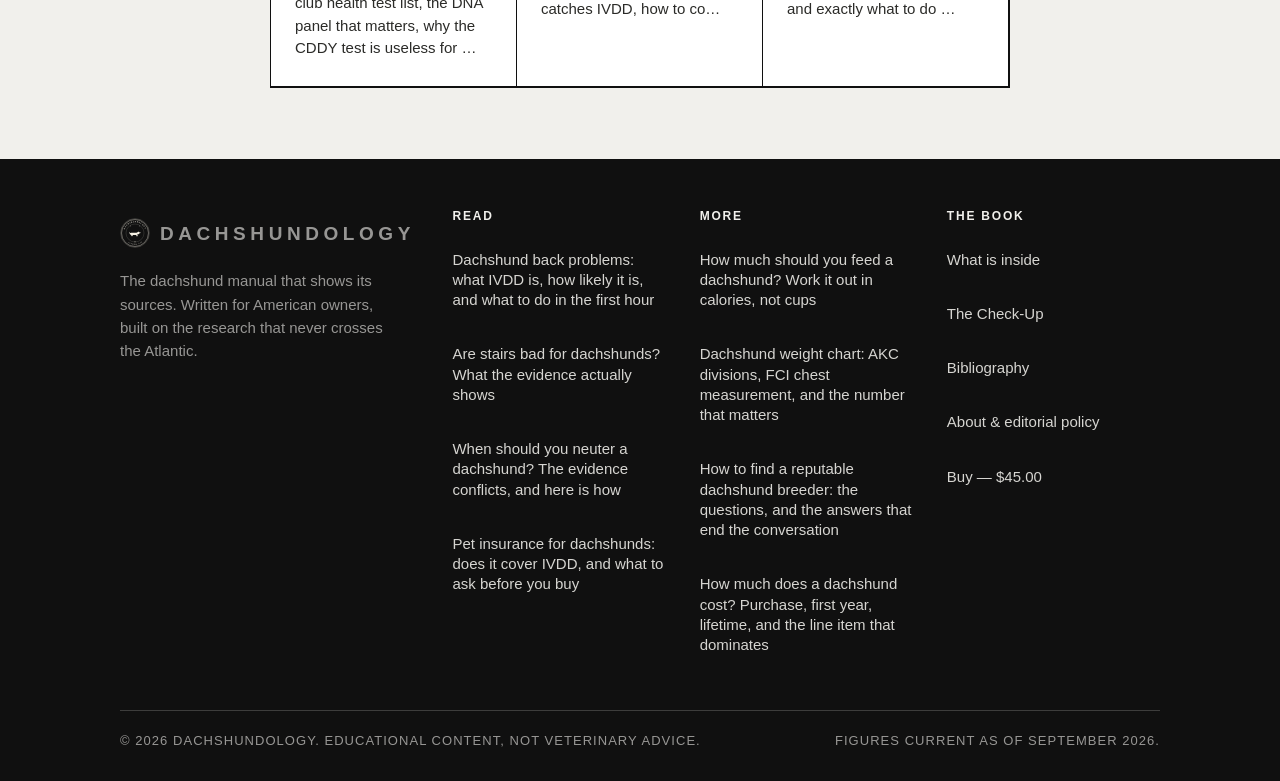
<file: guides/how-much-does-a-dachshund-cost.html>
<!doctype html><html lang="en"><head>
<meta charset="utf-8"><meta name="viewport" content="width=device-width,initial-scale=1">
<title>How Much Does a Dachshund Cost? Purchase to Lifetime</title>
<meta name="description" content="Puppy prices by source and region, why dapple costs more, first-year setup, lifetime totals, and the IVDD line item that outweighs every other number.">
<link rel="canonical" href="https://dachshundology.vercel.app/guides/how-much-does-a-dachshund-cost/">
<meta name="robots" content="noindex, nofollow">
<meta property="og:type" content="website"><meta property="og:site_name" content="Dachshundology">
<meta property="og:title" content="How Much Does a Dachshund Cost? Purchase to Lifetime"><meta property="og:description" content="Puppy prices by source and region, why dapple costs more, first-year setup, lifetime totals, and the IVDD line item that outweighs every other number.">
<meta property="og:url" content="https://dachshundology.vercel.app/guides/how-much-does-a-dachshund-cost/"><meta name="twitter:card" content="summary_large_image">
<link rel="preconnect" href="https://fonts.googleapis.com"><link rel="preconnect" href="https://fonts.gstatic.com" crossorigin>
<link rel="stylesheet" href="https://fonts.googleapis.com/css2?family=Libre+Baskerville:ital,wght@0,400;0,700;1,400&family=EB+Garamond:ital,wght@0,400;0,500;0,600;1,400&family=Jost:wght@400;500&family=Parisienne&display=swap">
<link rel="stylesheet" href="/assets/site.css">
<link rel="icon" href="/assets/favicon.svg" type="image/svg+xml">
<script type="application/ld+json">{"@context":"https://schema.org","@type":"Article","headline":"How much does a dachshund cost? Purchase, first year, lifetime, and the line item that dominates","description":"Puppy prices by source and region, why dapple costs more, first-year setup, lifetime totals, and the IVDD line item that outweighs every other number.","datePublished":"2026-09-12","dateModified":"2026-09-12","inLanguage":"en-US","author":{"@type":"Organization","name":"Dachshundology"},"publisher":{"@type":"Organization","name":"Dachshundology"},"mainEntityOfPage":{"@type":"WebPage","@id":"https://dachshundology.vercel.app/guides/how-much-does-a-dachshund-cost/"},"about":{"@type":"Thing","name":"Dachshund"}}</script><script type="application/ld+json">{"@context":"https://schema.org","@type":"FAQPage","mainEntity":[{"@type":"Question","name":"How much is a dachshund puppy in the US?","acceptedAnswer":{"@type":"Answer","text":"Between $1,000 and $3,000 from a reputable breeder, $1,800 to $4,000 or more from a pet store, $500 to $2,000 through an online marketplace and $200 to $500 from rescue, on iHeartDogs 2026 figures. Regionally, the Northeast and West run $1,500–$3,000 and the Midwest $1,000–$2,200."}},{"@type":"Question","name":"Why are dapple dachshunds more expensive?","acceptedAnswer":{"@type":"Answer","text":"Scarcity and appearance, not health. Dapple adds $500–$1,000. The Dachshund Club of America warns that dapple-to-dapple matings produce about 25% double-dapple puppies, more likely to carry deafness, reduced eye size or missing eyes. The largest colour premium in the breed attaches to the pattern the parent club warns about most."}},{"@type":"Question","name":"What is the lifetime cost of owning a dachshund?","acceptedAnswer":{"@type":"Answer","text":"Synchrony’s 2025 study puts a dog’s fifteen-year cost at $22,125–$60,602, and found owners typically guess $8,000. Rover’s ten-year figure is about $34,550. Those are all-breed numbers. A single IVDD surgical episode, at $10,000–$15,000 all in, sits on top of them."}},{"@type":"Question","name":"Is a rescue dachshund cheaper than a puppy?","acceptedAnswer":{"@type":"Answer","text":"Yes, substantially. Dachshund Rescue of North America charges $350 under a year down to $150 at eight and over. Coast to Coast Dachshund Rescue includes exam, vaccines, spay or neuter, parasite treatment, heartworm test and treatment and microchip in fees of $200 to $400. A spay alone averages $455."}},{"@type":"Question","name":"How much should I save for a dachshund emergency?","acceptedAnswer":{"@type":"Answer","text":"Enough to reach the low end of $10,000–$15,000, which is what one referral practice publishes as an all-in IVDD surgical episode. MRI alone averages $2,285 and ER hospitalization runs $1,323 a day. Lifetime disc disease risk is 24.4% in miniatures on Swedish insurance data, so this is a likely expense, not a remote one."}},{"@type":"Question","name":"Does a higher price mean a better dachshund breeder?","acceptedAnswer":{"@type":"Answer","text":"No. The reputable breeder band of $1,000–$3,000 overlaps the online marketplace band of $500–$2,000, so price alone cannot separate a breeder from a broker. What separates them is verifiable health testing on both parents at ofa.org and a face-to-face sale. Photos and video calls do not count as face-to-face."}}]}</script><script type="application/ld+json">{"@context":"https://schema.org","@type":"BreadcrumbList","itemListElement":[{"@type":"ListItem","position":1,"name":"Home","item":"https://dachshundology.vercel.app/"},{"@type":"ListItem","position":2,"name":"Guides","item":"https://dachshundology.vercel.app/guides/"},{"@type":"ListItem","position":3,"name":"How much does a dachshund cost? Purchase, first year, lifetime, and the line item that dominates","item":"https://dachshundology.vercel.app/guides/how-much-does-a-dachshund-cost/"}]}</script></head>
<body class="">
<header class="site"><div class="wrap bar">
  <a class="brandmark" href="/"><svg viewBox="0 0 240 240" width="34" xmlns="http://www.w3.org/2000/svg">
    <defs>
      <path id="c4izul5t" d="M120 120 m-86 0 a86 86 0 1 1 172 0" fill="none"/>
      <path id="c4izul5b" d="M120 120 m86 0 a86 86 0 1 1 -172 0" fill="none"/>
    </defs>
    <circle cx="120" cy="120" r="115" fill="none" stroke="#F6F1E4" stroke-width="1.4"/>
    <circle cx="120" cy="120" r="108" fill="none" stroke="#F6F1E4" stroke-width="3"/>
    <circle cx="120" cy="120" r="72" fill="none" stroke="#F6F1E4" stroke-width="1"/>
    <text font-family="TeX Gyre Heros" font-size="15" letter-spacing="4.2" fill="#F6F1E4">
      <textPath href="#c4izul5t" startOffset="50%" text-anchor="middle">DACHSHUNDOLOGY</textPath></text>
    <text font-family="TeX Gyre Heros" font-size="11" letter-spacing="3.4" fill="#F6F1E4">
      <textPath href="#c4izul5b" startOffset="50%" text-anchor="middle">EST. MMXXVI</textPath></text>
    <g transform="translate(120,126)">
      <g transform="translate(-52,-22) scale(0.208)">
    <g fill="#F6F1E4">
      <rect x="96" y="128" width="27" height="72" rx="13"/><rect x="134" y="130" width="27" height="70" rx="13"/>
      <rect x="296" y="132" width="24" height="68" rx="12"/><rect x="326" y="130" width="24" height="70" rx="12"/>
      <path d="M40 92 C60 66 88 62 120 64 L300 64 C328 64 338 58 350 48 C364 36 376 32 392 33 C410 34 420 44 423 56 L462 62 C473 64 474 76 464 78 L426 82 C420 94 406 100 392 100 C372 101 356 112 350 128 C346 143 330 151 310 151 L152 151 C120 151 98 146 84 136 C66 124 52 110 40 92 Z"/>
      <ellipse cx="116" cy="118" rx="42" ry="38"/>
      <path d="M46 96 C30 70 30 44 44 26 C52 36 54 56 58 70 C62 82 68 90 74 96 Z"/>
      <path d="M380 44 C404 40 414 58 412 82 C410 108 396 124 378 124 C360 124 352 106 354 84 C356 62 364 48 380 44 Z"/>
    </g>
    <circle cx="407" cy="60" r="5" fill="#1E4032"/>
  </g>
    </g>
    <path d="M120 196 l-5 -9 h10 z" fill="#F6F1E4"/>
    <circle cx="86" cy="63" r="2.6" fill="#F6F1E4"/><circle cx="154" cy="63" r="2.6" fill="#F6F1E4"/>
  </svg><span>Dachshundology</span></a>
  <nav><a href="/the-manual">The Manual</a><a href="/guides">Free Guides</a><a href="/check-up">Check-Up</a><a href="/about">About</a>
  <a class="cta-nav" href="/the-manual">The manual</a></nav>
</div></header>
<div class="stripe"></div>
<div class="wrap"><div class="crumbs"><a href="/">Home</a> › <a href="/guides">Guides</a> › How much does a dachshund cost? Purchase, first year, lifetime, and the line item that dominates</div></div>
<section style="padding-top:8px">
 <div class="wrap narrow">
  <h1 style="font-size:clamp(32px,5vw,50px)">How much does a dachshund cost? Purchase, first year, lifetime, and the line item that dominates</h1>
  <div class="sub">how much does a dachshund cost</div>
  <p class="meta" style="margin-top:14px">Updated 2026-09-12 · Every figure sourced · <a href="/about">Editorial policy</a></p>
  <div class="answer" style="margin:28px 0"><strong>Short answer</strong>A dachshund puppy costs $1,000–$3,000 from a reputable breeder, $200–$500 from rescue and $1,800–$4,000 or more from a pet store (iHeartDogs, 2026). Bringing a dog home runs $1,150–$4,420 (Rover, 2025). Synchrony puts lifetime cost at $22,125–$60,602 over fifteen years, while owners typically guess $8,000.</div>
  <div class="facts"><div class="label">Key numbers</div><dl>
    <dt>Reputable breeder price</dt><dd>$1,000–$3,000</dd><dt>Rescue adoption fee</dt><dd>$200–$500</dd><dt>Dapple premium</dt><dd>Adds $500–$1,000</dd><dt>Bringing home a new dog</dt><dd>$1,150–$4,420</dd><dt>Lifetime cost, 15 years</dt><dd>$22,125–$60,602 (owners guess $8,000)</dd><dt>All-in IVDD surgical episode</dt><dd>$10,000–$15,000</dd>
    <div class="src">Sources: iHeartDogs, 2026 · Rover, 2025 · Synchrony 2025 Pet Lifetime of Care Study · Southeast Veterinary Neurology</div></dl></div>
  <nav class="toc"><div class="label" style="color:var(--camel)">On this page</div>
    <ol><li><a href="#how-much-does-a-dachshund-cost">How much does a dachshund cost?</a></li><li><a href="#what-does-the-puppy-itself-cost">What does the puppy itself cost?</a></li><li><a href="#why-does-a-dapple-cost-more-and-why-is-that-backwards">Why does a dapple cost more, and why is that backwards?</a></li><li><a href="#does-price-tell-you-anything-about-quality">Does price tell you anything about quality?</a></li><li><a href="#what-does-the-first-year-cost">What does the first year cost?</a></li><li><a href="#what-does-a-dachshund-cost-over-a-lifetime">What does a dachshund cost over a lifetime?</a></li><li><a href="#the-line-item-that-dominates-everything">The line item that dominates everything</a></li><li><a href="#how-do-you-actually-budget-for-this">How do you actually budget for this?</a></li></ol></nav>
  <article><h2 id="how-much-does-a-dachshund-cost">How much does a dachshund cost?</h2>
<p>The purchase price is the smallest number in this guide, and the one people research hardest. Over a lifetime it accounts for a few percent of the total. What follows is every figure we can source, in the order you will meet them.</p>
<h2 id="what-does-the-puppy-itself-cost">What does the puppy itself cost?</h2>
<div class="tablewrap"><table><thead><tr><th>Source</th><th>Price</th><th>Notes</th></tr></thead>
      <tbody><tr><td>Reputable breeder</td><td>$1,000–$3,000</td><td>iHeartDogs, 2026</td></tr><tr><td>Pet store</td><td>$1,800–$4,000+</td><td>Now banned at retail in 10 states</td></tr><tr><td>Online marketplace</td><td>$500–$2,000</td><td>Overlaps the breeder band — see below</td></tr><tr><td>Rescue</td><td>$200–$500</td><td>iHeartDogs, 2026</td></tr><tr><td>Northeast and West</td><td>$1,500–$3,000</td><td>Regional variation, iHeartDogs</td></tr><tr><td>Midwest</td><td>$1,000–$2,200</td><td>Regional variation, iHeartDogs</td></tr></tbody>
      <caption>iHeartDogs, March 2026, updated September 2026.</caption></table></div>
<p>Rescue figures are published rather than estimated. Dachshund Rescue of North America charges $350 under a year, $275 from one to seven, and $150 at eight and over. Coast to Coast Dachshund Rescue charges $400 under a year plus a $100 alteration deposit, $350 from one to four, $300 from four to eight and $200 at eight and over — and that fee includes the exam, vaccines, spay or neuter, parasite treatment, heartworm test and treatment, and a microchip. Priced against a spay at <strong>$455</strong> and a neuter at <strong>$487</strong>, an adult rescue dachshund arrives having already absorbed several hundred dollars of work.</p>
<p>Coat and pattern add on top. <strong>Dapple adds $500–$1,000. Longhaired adds $200–$500. Wirehaired commands a premium.</strong></p>
<h2 id="why-does-a-dapple-cost-more-and-why-is-that-backwards">Why does a dapple cost more, and why is that backwards?</h2>
<p>Because it is scarcer and it photographs well, and for no other reason. Nothing about the pattern makes the dog healthier, longer-lived or easier to live with.</p>
<div class="callout warn"><div class="t">The premium points the wrong way</div><p>Dapple carries the largest colour surcharge in the breed, at $500–$1,000. It is also the pattern the Dachshund Club of America warns about: a dapple × dapple mating produces roughly 25% double-dapple puppies, which the DCA says are more likely to carry deafness, reduced eye size or missing eyes. The market is paying most for the pattern the parent club flags hardest.</p></div>
<p>The same inversion applies to dilutes. Blue and Isabella are on the DCA’s accepted colour list and are marketed as rare, but the DCA warns of thin coats, skin sensitivity, vaccine failures and reduced lifespan, and colour dilution alopecia — genetic, recessive, incurable, with signs from about six months — lists dachshunds as susceptible. You are paying a premium for a documented liability. That is worth saying out loud before a deposit moves.</p>
<h2 id="does-price-tell-you-anything-about-quality">Does price tell you anything about quality?</h2>
<p>Less than you would hope. The reputable breeder band runs $1,000–$3,000 and the online marketplace band runs $500–$2,000. <strong>They overlap.</strong> A broker can price a puppy squarely inside breeder territory, and a good breeder in the Midwest can sit below a broker on the coast.</p>
<p>What separates them is not the number. It is verifiable health testing on both parents, and a face-to-face sale. <a href="/guides/questions-to-ask-a-dachshund-breeder">The breeder questions guide</a> sets out what to ask and which answers should end the conversation.</p>
<h2 id="what-does-the-first-year-cost">What does the first year cost?</h2>
<p>Rover priced bringing home a new dog in 2025 at <strong>$1,150–$4,420</strong> — a spread of more than three thousand dollars for the same animal, most of it settled in the first two hours of shopping. Treat spending rose 85% year over year, and veterinary fees rose 11%.</p>
<div class="tablewrap"><table><thead><tr><th>First-year item</th><th>US cost</th><th>Source</th></tr></thead>
      <tbody><tr><td>Setup, equipment and initial care</td><td>$1,150–$4,420</td><td>Rover, 2025</td></tr><tr><td>Spay</td><td>$455 average ($361–$829)</td><td>2025 Synchrony Average Procedural Cost Study</td></tr><tr><td>Neuter</td><td>$487 average ($385–$885)</td><td>2025 Synchrony Average Procedural Cost Study</td></tr><tr><td>Pet insurance</td><td>$749.29/yr average premium (data year 2024)</td><td>NAPHIA State of the Industry 2025</td></tr><tr><td>Pet insurance, reported annual spend</td><td>$198–$313</td><td>Synchrony 2025 Pet Lifetime of Care Study</td></tr><tr><td>Wellness plan</td><td>$422–$701/yr</td><td>Synchrony 2025 Pet Lifetime of Care Study</td></tr></tbody>
      <caption>The two insurance rows measure different things: NAPHIA reports average premiums written, Synchrony reports owner spend inside a lifetime model.</caption></table></div>
<p>We do not publish a single headline first-year figure. The commonly circulated one could not be traced to a live source, and adding unverified numbers together produces a number that looks authoritative and is not.</p>
<h2 id="what-does-a-dachshund-cost-over-a-lifetime">What does a dachshund cost over a lifetime?</h2>
<div class="stat"><span class="fig">$22,125–$60,602</span><span class="lb">lifetime cost of a dog over 15 years
      <br><span class="meta">Synchrony 2025 Pet Lifetime of Care Study</span></span></div>
<p>Synchrony’s 2025 study puts the fifteen-year figure at <strong>$22,125–$60,602</strong>, and reports that dog owners typically guess <strong>$8,000</strong>. The gap between the guess and the low end of the range is about fourteen thousand dollars. Rover’s ten-year figure lands at roughly <strong>$34,550</strong>, inside the Synchrony range once you adjust for the shorter horizon.</p>
<p>Those are all-breed figures. Nothing in them is dachshund-specific, and the breed’s defining condition sits outside them.</p>
<h2 id="the-line-item-that-dominates-everything">The line item that dominates everything</h2>
<p>One IVDD episode can cost more than a decade of routine ownership. Swedish insurance data puts lifetime disc disease risk at <strong>24.4% in miniatures</strong> and 13.0% in standards, against 3.5% across all breeds — so this is not a remote contingency you are budgeting for out of superstition.</p>
<div class="tablewrap"><table><thead><tr><th>IVDD item</th><th>US cost</th><th>Source</th></tr></thead>
      <tbody><tr><td>Emergency exam</td><td>$135 (range $107–$246)</td><td>Synchrony 2025</td></tr><tr><td>Neurologic exam</td><td>$195</td><td>University of Missouri VHC</td></tr><tr><td>MRI</td><td>$2,285 average (range $1,811–$4,140)</td><td>Synchrony 2025</td></tr><tr><td>ER hospitalization</td><td>$1,323 per day</td><td>Synchrony 2025</td></tr><tr><td>Spinal surgery</td><td>$3,000–$8,000</td><td>PetMD, vet-reviewed</td></tr><tr><td>All-in surgical episode</td><td>$10,000–$15,000</td><td>Southeast Veterinary Neurology</td></tr></tbody>
      <caption>The all-in figure covers consult, imaging, surgery, three to four nights, rehabilitation and recheck.</caption></table></div>
<p>Set the top of that table against the top of Synchrony’s lifetime range and the arithmetic is stark: a single surgical episode can represent a quarter of everything else you will ever spend on the dog. Two episodes are possible. And no sourced US range exists for conservative, non-surgical management, so build that estimate from the components — exam, imaging, four weeks of medication, rechecks — and label it an estimate when you do.</p>
<h2 id="how-do-you-actually-budget-for-this">How do you actually budget for this?</h2>
<ul><li><strong>Decide the insurance question in the first fortnight, not the fifth year.</strong> Under the NAIC model definitions anything showing signs before the effective date or during a waiting period is preexisting, and at least one major insurer applies a 180-day orthopedic waiting period with IVDD classified as orthopedic. See <a href="/guides/pet-insurance-for-dachshunds">the insurance guide</a>.</li><li><strong>If you self-fund, fund it properly.</strong> A reserve that will not cover the low end of $10,000–$15,000 is not a plan, it is a hope.</li><li><strong>Budget the routine separately.</strong> Dental cleaning under anesthesia averages $388, and a dog who lives fifteen years will need more than one.</li><li><strong>Expect the numbers to move.</strong> Veterinary fees rose 11% year over year in Rover’s 2025 data. A budget built on today’s prices will be wrong by the time the dog is five.</li><li><strong>Do not treat prevention as optional spending.</strong> The Companion Animal Parasite Council advises year-round broad-spectrum control against heartworm, intestinal parasites, fleas and ticks, plus at least four fecal exams in the first year and two a year thereafter. It is a recurring line, every year, for fifteen years.</li></ul>
<p>The dachshund is the fifth most popular breed in the United States for 2025, up from sixth, and a great many people are buying one this year on the strength of the purchase price alone. The purchase price is not the cost of the dog.</p>
<div class="callout note"><div class="t">What the manual adds</div><p>The $45 manual includes the full fifteen-year budget worksheet, the insure-versus-self-fund comparison run at real premiums, and the cost conversation to have with a neurologist at two in the morning when the decision is not financial yet but is about to be.</p></div></article>

  <div class="sell">
    <div class="label" style="color:var(--camel)">The long version</div>
    <h3 style="margin:8px 0 10px">The Complete Dachshund Owner’s Manual</h3>
    <p style="margin:0 0 18px">173 pages, 24 printable tools, and the full research trail behind every number on
    this page — including the twenty pages on the back that this guide only summarizes.</p>
    <a class="btn" href="/the-manual">See what is inside — $45.00</a>
  </div>

  <h2 id="faq">Questions people also ask</h2>
  <div class="faq"><details><summary>How much is a dachshund puppy in the US?</summary><p>Between $1,000 and $3,000 from a reputable breeder, $1,800 to $4,000 or more from a pet store, $500 to $2,000 through an online marketplace and $200 to $500 from rescue, on iHeartDogs 2026 figures. Regionally, the Northeast and West run $1,500–$3,000 and the Midwest $1,000–$2,200.</p></details><details><summary>Why are dapple dachshunds more expensive?</summary><p>Scarcity and appearance, not health. Dapple adds $500–$1,000. The Dachshund Club of America warns that dapple-to-dapple matings produce about 25% double-dapple puppies, more likely to carry deafness, reduced eye size or missing eyes. The largest colour premium in the breed attaches to the pattern the parent club warns about most.</p></details><details><summary>What is the lifetime cost of owning a dachshund?</summary><p>Synchrony’s 2025 study puts a dog’s fifteen-year cost at $22,125–$60,602, and found owners typically guess $8,000. Rover’s ten-year figure is about $34,550. Those are all-breed numbers. A single IVDD surgical episode, at $10,000–$15,000 all in, sits on top of them.</p></details><details><summary>Is a rescue dachshund cheaper than a puppy?</summary><p>Yes, substantially. Dachshund Rescue of North America charges $350 under a year down to $150 at eight and over. Coast to Coast Dachshund Rescue includes exam, vaccines, spay or neuter, parasite treatment, heartworm test and treatment and microchip in fees of $200 to $400. A spay alone averages $455.</p></details><details><summary>How much should I save for a dachshund emergency?</summary><p>Enough to reach the low end of $10,000–$15,000, which is what one referral practice publishes as an all-in IVDD surgical episode. MRI alone averages $2,285 and ER hospitalization runs $1,323 a day. Lifetime disc disease risk is 24.4% in miniatures on Swedish insurance data, so this is a likely expense, not a remote one.</p></details><details><summary>Does a higher price mean a better dachshund breeder?</summary><p>No. The reputable breeder band of $1,000–$3,000 overlaps the online marketplace band of $500–$2,000, so price alone cannot separate a breeder from a broker. What separates them is verifiable health testing on both parents at ofa.org and a face-to-face sale. Photos and video calls do not count as face-to-face.</p></details></div>

  <h2 style="margin-top:48px">Keep reading</h2>
  <div class="grid g3" style="margin-top:18px"><a class="card" href="/guides/questions-to-ask-a-dachshund-breeder"><div class="label">Guide</div><h3>How to find a reputable dachshund breeder: the questions, and the answers that end the conversation</h3>
      <p>The three-item AKC parent-club health test list, the DNA panel that matters, why the CDDY test is useless for …</p></a><a class="card" href="/guides/pet-insurance-for-dachshunds"><div class="label">Guide</div><h3>Pet insurance for dachshunds: does it cover IVDD, and what to ask before you buy</h3>
      <p>What a preexisting condition legally means, the 180-day orthopedic waiting period that catches IVDD, how to co…</p></a><a class="card" href="/guides/dachshund-back-problems-ivdd"><div class="label">Guide</div><h3>Dachshund back problems: what IVDD is, how likely it is, and what to do in the first hour</h3>
      <p>Lifetime IVDD risk, the 1–5 grades with recovery rates, the signs in order of urgency, and exactly what to do …</p></a></div>
 </div>
</section>
<footer class="site"><div class="wrap">
  <div class="fgrid">
    <div><div class="brandmark" style="letter-spacing:.24em"><svg viewBox="0 0 240 240" width="34" xmlns="http://www.w3.org/2000/svg">
    <defs>
      <path id="c4izul5t" d="M120 120 m-86 0 a86 86 0 1 1 172 0" fill="none"/>
      <path id="c4izul5b" d="M120 120 m86 0 a86 86 0 1 1 -172 0" fill="none"/>
    </defs>
    <circle cx="120" cy="120" r="115" fill="none" stroke="#F6F1E4" stroke-width="1.4"/>
    <circle cx="120" cy="120" r="108" fill="none" stroke="#F6F1E4" stroke-width="3"/>
    <circle cx="120" cy="120" r="72" fill="none" stroke="#F6F1E4" stroke-width="1"/>
    <text font-family="TeX Gyre Heros" font-size="15" letter-spacing="4.2" fill="#F6F1E4">
      <textPath href="#c4izul5t" startOffset="50%" text-anchor="middle">DACHSHUNDOLOGY</textPath></text>
    <text font-family="TeX Gyre Heros" font-size="11" letter-spacing="3.4" fill="#F6F1E4">
      <textPath href="#c4izul5b" startOffset="50%" text-anchor="middle">EST. MMXXVI</textPath></text>
    <g transform="translate(120,126)">
      <g transform="translate(-52,-22) scale(0.208)">
    <g fill="#F6F1E4">
      <rect x="96" y="128" width="27" height="72" rx="13"/><rect x="134" y="130" width="27" height="70" rx="13"/>
      <rect x="296" y="132" width="24" height="68" rx="12"/><rect x="326" y="130" width="24" height="70" rx="12"/>
      <path d="M40 92 C60 66 88 62 120 64 L300 64 C328 64 338 58 350 48 C364 36 376 32 392 33 C410 34 420 44 423 56 L462 62 C473 64 474 76 464 78 L426 82 C420 94 406 100 392 100 C372 101 356 112 350 128 C346 143 330 151 310 151 L152 151 C120 151 98 146 84 136 C66 124 52 110 40 92 Z"/>
      <ellipse cx="116" cy="118" rx="42" ry="38"/>
      <path d="M46 96 C30 70 30 44 44 26 C52 36 54 56 58 70 C62 82 68 90 74 96 Z"/>
      <path d="M380 44 C404 40 414 58 412 82 C410 108 396 124 378 124 C360 124 352 106 354 84 C356 62 364 48 380 44 Z"/>
    </g>
    <circle cx="407" cy="60" r="5" fill="#1E4032"/>
  </g>
    </g>
    <path d="M120 196 l-5 -9 h10 z" fill="#F6F1E4"/>
    <circle cx="86" cy="63" r="2.6" fill="#F6F1E4"/><circle cx="154" cy="63" r="2.6" fill="#F6F1E4"/>
  </svg><span>Dachshundology</span></div>
      <p style="margin-top:14px;max-width:34ch">The dachshund manual that shows its sources. Written for American
      owners, built on the research that never crosses the Atlantic.</p></div>
    <div><h4>Read</h4><ul><li><a href="/guides/dachshund-back-problems-ivdd">Dachshund back problems: what IVDD is, how likely it is, and what to do in the first hour</a></li><li><a href="/guides/are-stairs-bad-for-dachshunds">Are stairs bad for dachshunds? What the evidence actually shows</a></li><li><a href="/guides/when-to-neuter-a-dachshund">When should you neuter a dachshund? The evidence conflicts, and here is how</a></li><li><a href="/guides/pet-insurance-for-dachshunds">Pet insurance for dachshunds: does it cover IVDD, and what to ask before you buy</a></li></ul></div>
    <div><h4>More</h4><ul><li><a href="/guides/how-much-to-feed-a-dachshund">How much should you feed a dachshund? Work it out in calories, not cups</a></li><li><a href="/guides/dachshund-weight-chart">Dachshund weight chart: AKC divisions, FCI chest measurement, and the number that matters</a></li><li><a href="/guides/questions-to-ask-a-dachshund-breeder">How to find a reputable dachshund breeder: the questions, and the answers that end the conversation</a></li><li><a href="/guides/how-much-does-a-dachshund-cost">How much does a dachshund cost? Purchase, first year, lifetime, and the line item that dominates</a></li></ul></div>
    <div><h4>The book</h4><ul>
      <li><a href="/the-manual">What is inside</a></li><li><a href="/check-up">The Check-Up</a></li>
      <li><a href="/sources">Bibliography</a></li><li><a href="/about">About &amp; editorial policy</a></li>
      <li><a href="/the-manual">Buy — $45.00</a></li></ul></div>
  </div>
  <div class="fine"><span>© 2026 Dachshundology. Educational content, not veterinary advice.</span>
    <span>Figures current as of September 2026.</span></div>
</div></footer>
</body></html>
</file>
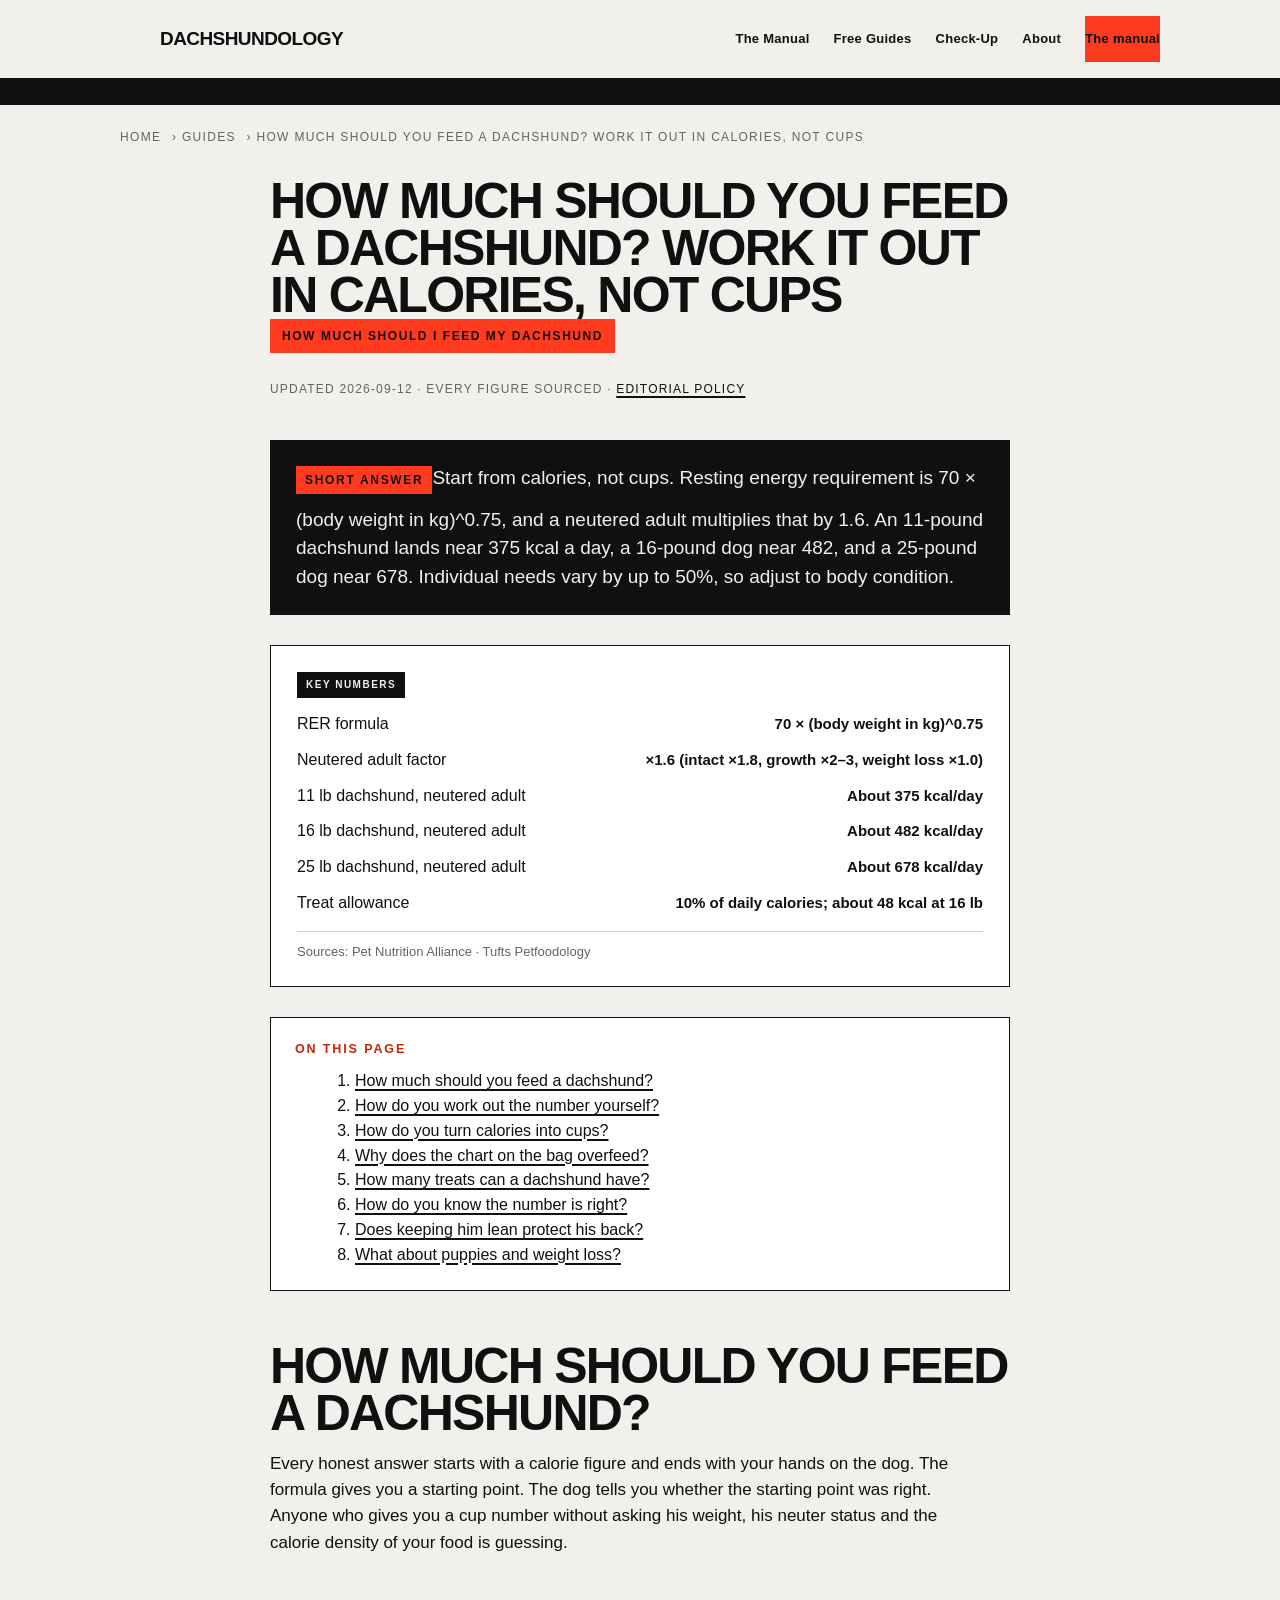
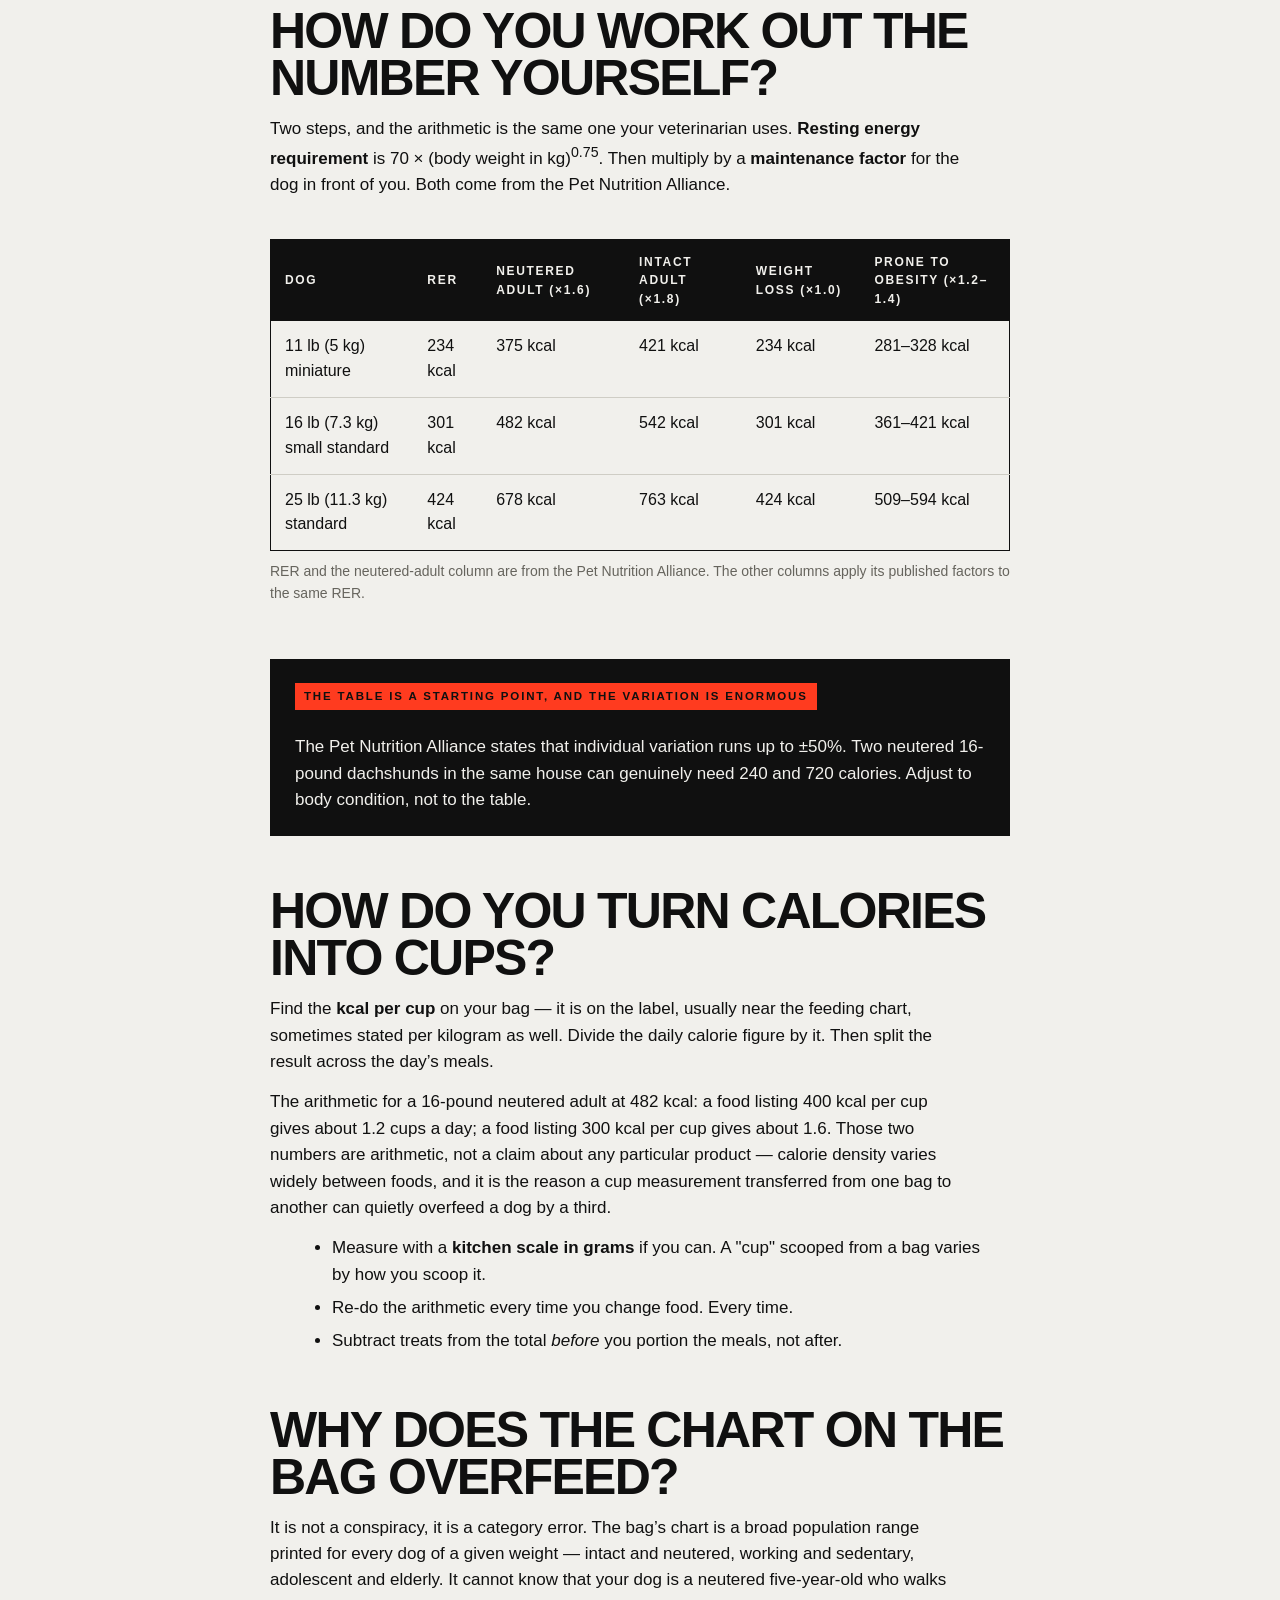
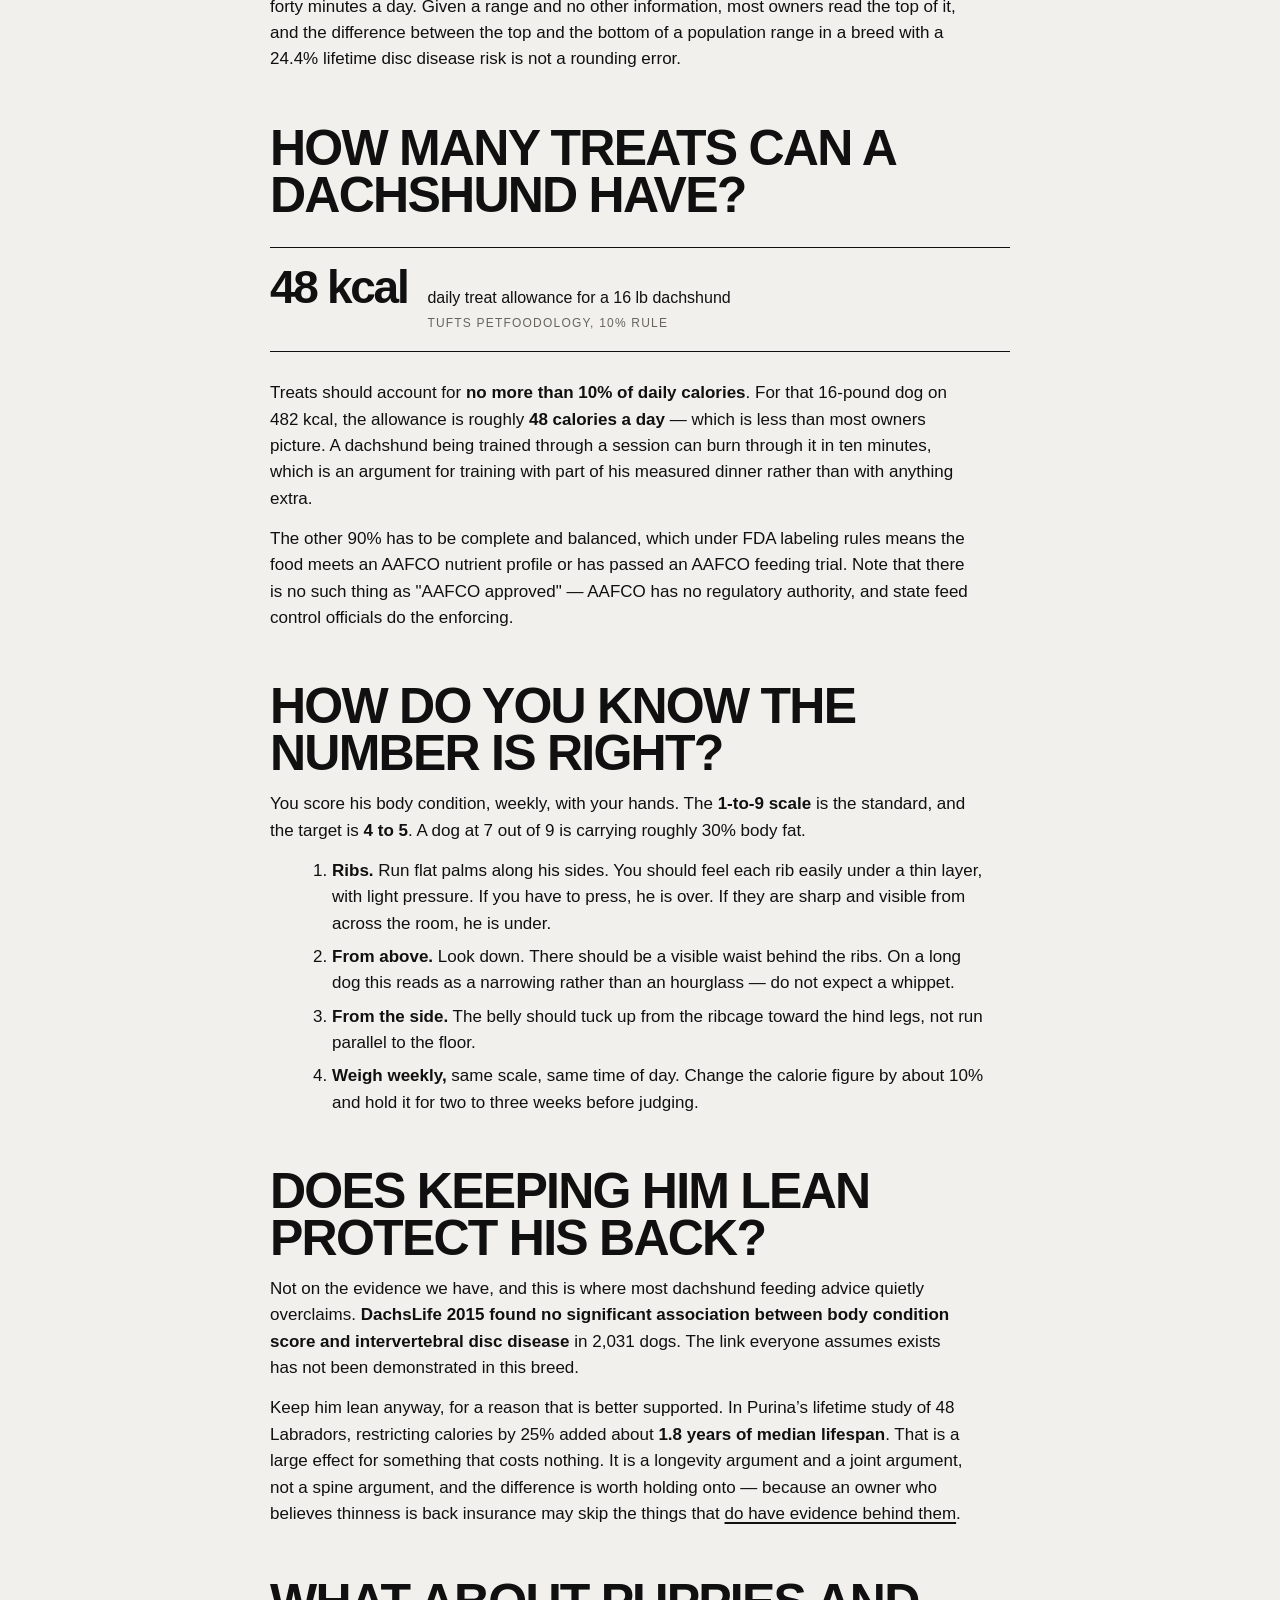
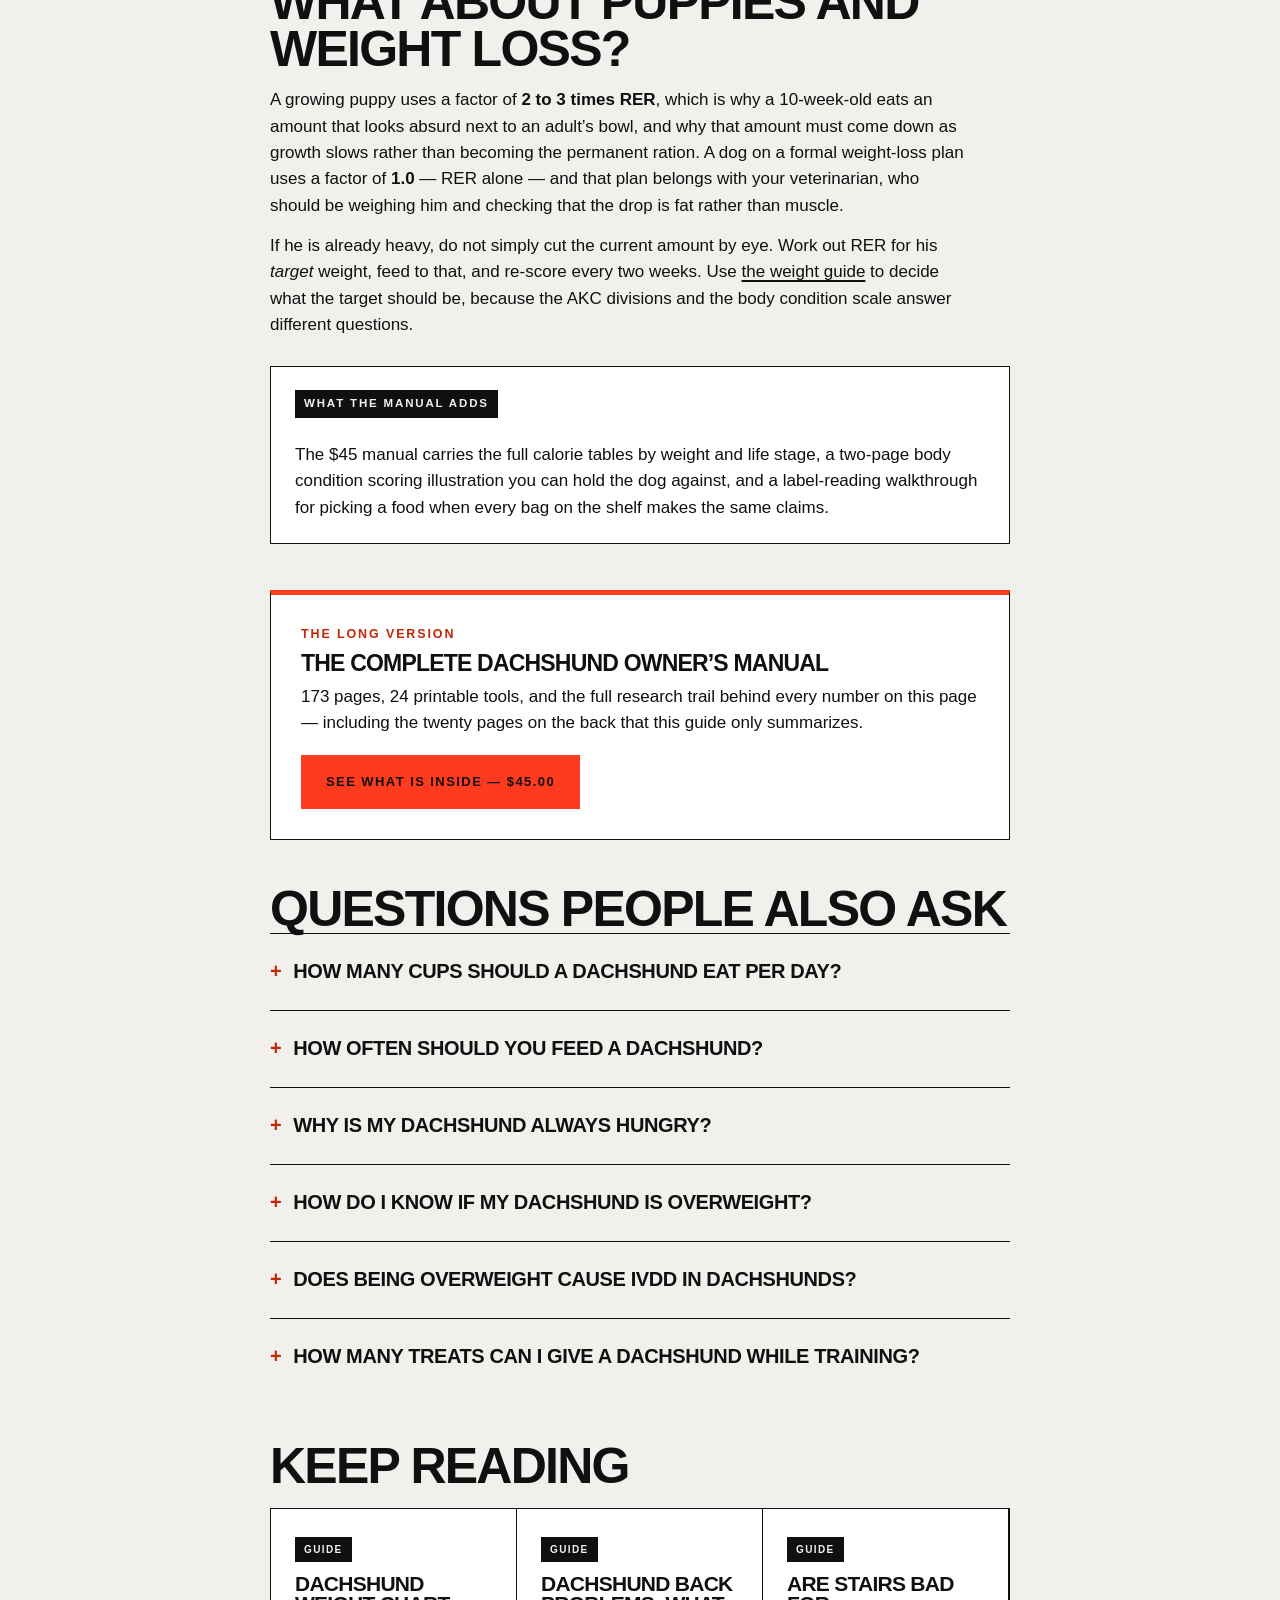
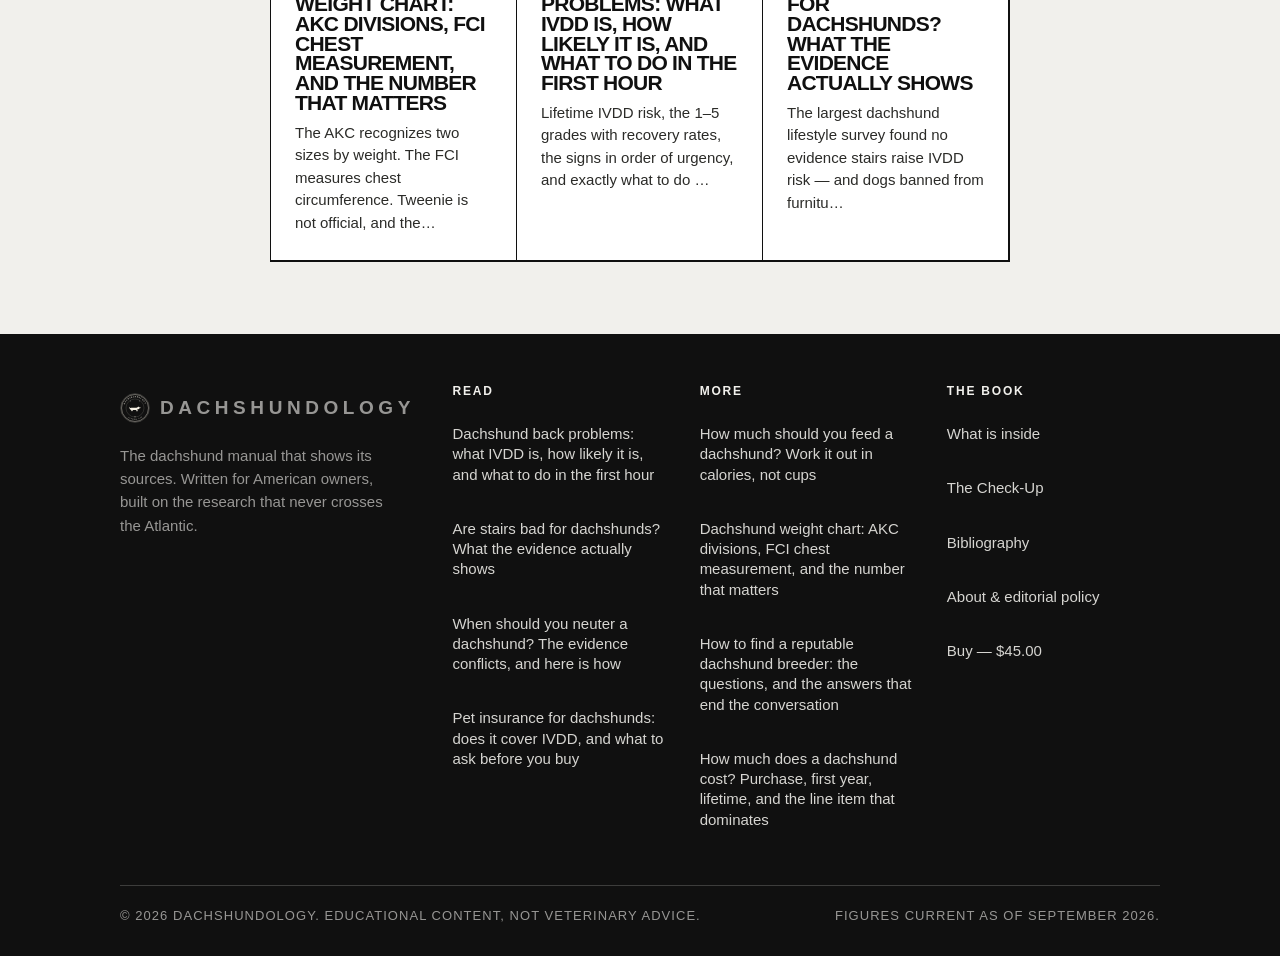
<file: guides/how-much-to-feed-a-dachshund.html>
<!doctype html><html lang="en"><head>
<meta charset="utf-8"><meta name="viewport" content="width=device-width,initial-scale=1">
<title>How Much to Feed a Dachshund: Calories by Weight</title>
<meta name="description" content="The RER and MER formula worked for 11, 16 and 25 lb dachshunds, how to convert calories to cups, the 10% treat rule, and why the bag chart overfeeds.">
<link rel="canonical" href="https://dachshundology.vercel.app/guides/how-much-to-feed-a-dachshund/">
<meta name="robots" content="noindex, nofollow">
<meta property="og:type" content="website"><meta property="og:site_name" content="Dachshundology">
<meta property="og:title" content="How Much to Feed a Dachshund: Calories by Weight"><meta property="og:description" content="The RER and MER formula worked for 11, 16 and 25 lb dachshunds, how to convert calories to cups, the 10% treat rule, and why the bag chart overfeeds.">
<meta property="og:url" content="https://dachshundology.vercel.app/guides/how-much-to-feed-a-dachshund/"><meta name="twitter:card" content="summary_large_image">
<link rel="preconnect" href="https://fonts.googleapis.com"><link rel="preconnect" href="https://fonts.gstatic.com" crossorigin>
<link rel="stylesheet" href="https://fonts.googleapis.com/css2?family=Libre+Baskerville:ital,wght@0,400;0,700;1,400&family=EB+Garamond:ital,wght@0,400;0,500;0,600;1,400&family=Jost:wght@400;500&family=Parisienne&display=swap">
<link rel="stylesheet" href="/assets/site.css">
<link rel="icon" href="/assets/favicon.svg" type="image/svg+xml">
<script type="application/ld+json">{"@context":"https://schema.org","@type":"Article","headline":"How much should you feed a dachshund? Work it out in calories, not cups","description":"The RER and MER formula worked for 11, 16 and 25 lb dachshunds, how to convert calories to cups, the 10% treat rule, and why the bag chart overfeeds.","datePublished":"2026-09-12","dateModified":"2026-09-12","inLanguage":"en-US","author":{"@type":"Organization","name":"Dachshundology"},"publisher":{"@type":"Organization","name":"Dachshundology"},"mainEntityOfPage":{"@type":"WebPage","@id":"https://dachshundology.vercel.app/guides/how-much-to-feed-a-dachshund/"},"about":{"@type":"Thing","name":"Dachshund"}}</script><script type="application/ld+json">{"@context":"https://schema.org","@type":"FAQPage","mainEntity":[{"@type":"Question","name":"How many cups should a dachshund eat per day?","acceptedAnswer":{"@type":"Answer","text":"There is no universal cup figure, because calorie density differs between foods. Work out the calories first — about 375 a day for an 11-pound neutered adult, 482 at 16 pounds, 678 at 25 pounds — then divide by the kcal per cup printed on your bag, and re-do the arithmetic whenever you change food."}},{"@type":"Question","name":"How often should you feed a dachshund?","acceptedAnswer":{"@type":"Answer","text":"Twice a day suits most adult dachshunds, and it splits the ration into portions that feel like meals. Puppies need three or four smaller meals. Note that twice-daily feeding is good practice for other reasons, not bloat prevention: gastric dilatation and volvulus is a disease of deep, narrow chests, and dachshunds are not a listed at-risk breed."}},{"@type":"Question","name":"Why is my dachshund always hungry?","acceptedAnswer":{"@type":"Answer","text":"Appetite is a poor guide to requirement in this breed. Work from the calorie figure and body condition score instead. If he is scoring 4 to 5 out of 9 and holding weight, he is being fed correctly regardless of how he behaves at the bowl. A sudden genuine change in appetite is worth a veterinary conversation."}},{"@type":"Question","name":"How do I know if my dachshund is overweight?","acceptedAnswer":{"@type":"Answer","text":"Use the 1-to-9 body condition scale and aim for 4 to 5. You should feel the ribs easily with light pressure, see a waist from above, and see the belly tuck up from the side. A dog scoring 7 out of 9 is carrying roughly 30% body fat. Weigh weekly on the same scale."}},{"@type":"Question","name":"Does being overweight cause IVDD in dachshunds?","acceptedAnswer":{"@type":"Answer","text":"DachsLife 2015, surveying 2,031 owners, found no significant association between body condition score and disc disease. That is a British dataset and an absence of evidence rather than proof of no effect. Keep him lean for lifespan — Purina’s Labrador study found 25% calorie restriction added about 1.8 years of median life."}},{"@type":"Question","name":"How many treats can I give a dachshund while training?","acceptedAnswer":{"@type":"Answer","text":"Keep all treats under 10% of daily calories — around 48 kcal for a 16-pound dog, which disappears fast in a training session. The practical fix is to train with part of his measured daily ration rather than with extra food, so a heavy training week does not become a heavy dog."}}]}</script><script type="application/ld+json">{"@context":"https://schema.org","@type":"BreadcrumbList","itemListElement":[{"@type":"ListItem","position":1,"name":"Home","item":"https://dachshundology.vercel.app/"},{"@type":"ListItem","position":2,"name":"Guides","item":"https://dachshundology.vercel.app/guides/"},{"@type":"ListItem","position":3,"name":"How much should you feed a dachshund? Work it out in calories, not cups","item":"https://dachshundology.vercel.app/guides/how-much-to-feed-a-dachshund/"}]}</script></head>
<body class="">
<header class="site"><div class="wrap bar">
  <a class="brandmark" href="/"><svg viewBox="0 0 240 240" width="34" xmlns="http://www.w3.org/2000/svg">
    <defs>
      <path id="c4izul5t" d="M120 120 m-86 0 a86 86 0 1 1 172 0" fill="none"/>
      <path id="c4izul5b" d="M120 120 m86 0 a86 86 0 1 1 -172 0" fill="none"/>
    </defs>
    <circle cx="120" cy="120" r="115" fill="none" stroke="#F6F1E4" stroke-width="1.4"/>
    <circle cx="120" cy="120" r="108" fill="none" stroke="#F6F1E4" stroke-width="3"/>
    <circle cx="120" cy="120" r="72" fill="none" stroke="#F6F1E4" stroke-width="1"/>
    <text font-family="TeX Gyre Heros" font-size="15" letter-spacing="4.2" fill="#F6F1E4">
      <textPath href="#c4izul5t" startOffset="50%" text-anchor="middle">DACHSHUNDOLOGY</textPath></text>
    <text font-family="TeX Gyre Heros" font-size="11" letter-spacing="3.4" fill="#F6F1E4">
      <textPath href="#c4izul5b" startOffset="50%" text-anchor="middle">EST. MMXXVI</textPath></text>
    <g transform="translate(120,126)">
      <g transform="translate(-52,-22) scale(0.208)">
    <g fill="#F6F1E4">
      <rect x="96" y="128" width="27" height="72" rx="13"/><rect x="134" y="130" width="27" height="70" rx="13"/>
      <rect x="296" y="132" width="24" height="68" rx="12"/><rect x="326" y="130" width="24" height="70" rx="12"/>
      <path d="M40 92 C60 66 88 62 120 64 L300 64 C328 64 338 58 350 48 C364 36 376 32 392 33 C410 34 420 44 423 56 L462 62 C473 64 474 76 464 78 L426 82 C420 94 406 100 392 100 C372 101 356 112 350 128 C346 143 330 151 310 151 L152 151 C120 151 98 146 84 136 C66 124 52 110 40 92 Z"/>
      <ellipse cx="116" cy="118" rx="42" ry="38"/>
      <path d="M46 96 C30 70 30 44 44 26 C52 36 54 56 58 70 C62 82 68 90 74 96 Z"/>
      <path d="M380 44 C404 40 414 58 412 82 C410 108 396 124 378 124 C360 124 352 106 354 84 C356 62 364 48 380 44 Z"/>
    </g>
    <circle cx="407" cy="60" r="5" fill="#1E4032"/>
  </g>
    </g>
    <path d="M120 196 l-5 -9 h10 z" fill="#F6F1E4"/>
    <circle cx="86" cy="63" r="2.6" fill="#F6F1E4"/><circle cx="154" cy="63" r="2.6" fill="#F6F1E4"/>
  </svg><span>Dachshundology</span></a>
  <nav><a href="/the-manual">The Manual</a><a href="/guides">Free Guides</a><a href="/check-up">Check-Up</a><a href="/about">About</a>
  <a class="cta-nav" href="/the-manual">The manual</a></nav>
</div></header>
<div class="stripe"></div>
<div class="wrap"><div class="crumbs"><a href="/">Home</a> › <a href="/guides">Guides</a> › How much should you feed a dachshund? Work it out in calories, not cups</div></div>
<section style="padding-top:8px">
 <div class="wrap narrow">
  <h1 style="font-size:clamp(32px,5vw,50px)">How much should you feed a dachshund? Work it out in calories, not cups</h1>
  <div class="sub">how much should I feed my dachshund</div>
  <p class="meta" style="margin-top:14px">Updated 2026-09-12 · Every figure sourced · <a href="/about">Editorial policy</a></p>
  <div class="answer" style="margin:28px 0"><strong>Short answer</strong>Start from calories, not cups. Resting energy requirement is 70 × (body weight in kg)^0.75, and a neutered adult multiplies that by 1.6. An 11-pound dachshund lands near 375 kcal a day, a 16-pound dog near 482, and a 25-pound dog near 678. Individual needs vary by up to 50%, so adjust to body condition.</div>
  <div class="facts"><div class="label">Key numbers</div><dl>
    <dt>RER formula</dt><dd>70 × (body weight in kg)^0.75</dd><dt>Neutered adult factor</dt><dd>×1.6 (intact ×1.8, growth ×2–3, weight loss ×1.0)</dd><dt>11 lb dachshund, neutered adult</dt><dd>About 375 kcal/day</dd><dt>16 lb dachshund, neutered adult</dt><dd>About 482 kcal/day</dd><dt>25 lb dachshund, neutered adult</dt><dd>About 678 kcal/day</dd><dt>Treat allowance</dt><dd>10% of daily calories; about 48 kcal at 16 lb</dd>
    <div class="src">Sources: Pet Nutrition Alliance · Tufts Petfoodology</div></dl></div>
  <nav class="toc"><div class="label" style="color:var(--camel)">On this page</div>
    <ol><li><a href="#how-much-should-you-feed-a-dachshund">How much should you feed a dachshund?</a></li><li><a href="#how-do-you-work-out-the-number-yourself">How do you work out the number yourself?</a></li><li><a href="#how-do-you-turn-calories-into-cups">How do you turn calories into cups?</a></li><li><a href="#why-does-the-chart-on-the-bag-overfeed">Why does the chart on the bag overfeed?</a></li><li><a href="#how-many-treats-can-a-dachshund-have">How many treats can a dachshund have?</a></li><li><a href="#how-do-you-know-the-number-is-right">How do you know the number is right?</a></li><li><a href="#does-keeping-him-lean-protect-his-back">Does keeping him lean protect his back?</a></li><li><a href="#what-about-puppies-and-weight-loss">What about puppies and weight loss?</a></li></ol></nav>
  <article><h2 id="how-much-should-you-feed-a-dachshund">How much should you feed a dachshund?</h2>
<p>Every honest answer starts with a calorie figure and ends with your hands on the dog. The formula gives you a starting point. The dog tells you whether the starting point was right. Anyone who gives you a cup number without asking his weight, his neuter status and the calorie density of your food is guessing.</p>
<h2 id="how-do-you-work-out-the-number-yourself">How do you work out the number yourself?</h2>
<p>Two steps, and the arithmetic is the same one your veterinarian uses. <strong>Resting energy requirement</strong> is 70 × (body weight in kg)<sup>0.75</sup>. Then multiply by a <strong>maintenance factor</strong> for the dog in front of you. Both come from the Pet Nutrition Alliance.</p>
<div class="tablewrap"><table><thead><tr><th>Dog</th><th>RER</th><th>Neutered adult (×1.6)</th><th>Intact adult (×1.8)</th><th>Weight loss (×1.0)</th><th>Prone to obesity (×1.2–1.4)</th></tr></thead>
      <tbody><tr><td>11 lb (5 kg) miniature</td><td>234 kcal</td><td>375 kcal</td><td>421 kcal</td><td>234 kcal</td><td>281–328 kcal</td></tr><tr><td>16 lb (7.3 kg) small standard</td><td>301 kcal</td><td>482 kcal</td><td>542 kcal</td><td>301 kcal</td><td>361–421 kcal</td></tr><tr><td>25 lb (11.3 kg) standard</td><td>424 kcal</td><td>678 kcal</td><td>763 kcal</td><td>424 kcal</td><td>509–594 kcal</td></tr></tbody>
      <caption>RER and the neutered-adult column are from the Pet Nutrition Alliance. The other columns apply its published factors to the same RER.</caption></table></div>
<div class="callout evidence"><div class="t">The table is a starting point, and the variation is enormous</div><p>The Pet Nutrition Alliance states that individual variation runs up to ±50%. Two neutered 16-pound dachshunds in the same house can genuinely need 240 and 720 calories. Adjust to body condition, not to the table.</p></div>
<h2 id="how-do-you-turn-calories-into-cups">How do you turn calories into cups?</h2>
<p>Find the <strong>kcal per cup</strong> on your bag — it is on the label, usually near the feeding chart, sometimes stated per kilogram as well. Divide the daily calorie figure by it. Then split the result across the day’s meals.</p>
<p>The arithmetic for a 16-pound neutered adult at 482 kcal: a food listing 400 kcal per cup gives about 1.2 cups a day; a food listing 300 kcal per cup gives about 1.6. Those two numbers are arithmetic, not a claim about any particular product — calorie density varies widely between foods, and it is the reason a cup measurement transferred from one bag to another can quietly overfeed a dog by a third.</p>
<ul><li>Measure with a <strong>kitchen scale in grams</strong> if you can. A "cup" scooped from a bag varies by how you scoop it.</li><li>Re-do the arithmetic every time you change food. Every time.</li><li>Subtract treats from the total <em>before</em> you portion the meals, not after.</li></ul>
<h2 id="why-does-the-chart-on-the-bag-overfeed">Why does the chart on the bag overfeed?</h2>
<p>It is not a conspiracy, it is a category error. The bag’s chart is a broad population range printed for every dog of a given weight — intact and neutered, working and sedentary, adolescent and elderly. It cannot know that your dog is a neutered five-year-old who walks forty minutes a day. Given a range and no other information, most owners read the top of it, and the difference between the top and the bottom of a population range in a breed with a 24.4% lifetime disc disease risk is not a rounding error.</p>
<h2 id="how-many-treats-can-a-dachshund-have">How many treats can a dachshund have?</h2>
<div class="stat"><span class="fig">48 kcal</span><span class="lb">daily treat allowance for a 16 lb dachshund
      <br><span class="meta">Tufts Petfoodology, 10% rule</span></span></div>
<p>Treats should account for <strong>no more than 10% of daily calories</strong>. For that 16-pound dog on 482 kcal, the allowance is roughly <strong>48 calories a day</strong> — which is less than most owners picture. A dachshund being trained through a session can burn through it in ten minutes, which is an argument for training with part of his measured dinner rather than with anything extra.</p>
<p>The other 90% has to be complete and balanced, which under FDA labeling rules means the food meets an AAFCO nutrient profile or has passed an AAFCO feeding trial. Note that there is no such thing as "AAFCO approved" — AAFCO has no regulatory authority, and state feed control officials do the enforcing.</p>
<h2 id="how-do-you-know-the-number-is-right">How do you know the number is right?</h2>
<p>You score his body condition, weekly, with your hands. The <strong>1-to-9 scale</strong> is the standard, and the target is <strong>4 to 5</strong>. A dog at 7 out of 9 is carrying roughly 30% body fat.</p>
<ol><li><strong>Ribs.</strong> Run flat palms along his sides. You should feel each rib easily under a thin layer, with light pressure. If you have to press, he is over. If they are sharp and visible from across the room, he is under.</li><li><strong>From above.</strong> Look down. There should be a visible waist behind the ribs. On a long dog this reads as a narrowing rather than an hourglass — do not expect a whippet.</li><li><strong>From the side.</strong> The belly should tuck up from the ribcage toward the hind legs, not run parallel to the floor.</li><li><strong>Weigh weekly,</strong> same scale, same time of day. Change the calorie figure by about 10% and hold it for two to three weeks before judging.</li></ol>
<h2 id="does-keeping-him-lean-protect-his-back">Does keeping him lean protect his back?</h2>
<p>Not on the evidence we have, and this is where most dachshund feeding advice quietly overclaims. <strong>DachsLife 2015 found no significant association between body condition score and intervertebral disc disease</strong> in 2,031 dogs. The link everyone assumes exists has not been demonstrated in this breed.</p>
<p>Keep him lean anyway, for a reason that is better supported. In Purina’s lifetime study of 48 Labradors, restricting calories by 25% added about <strong>1.8 years of median lifespan</strong>. That is a large effect for something that costs nothing. It is a longevity argument and a joint argument, not a spine argument, and the difference is worth holding onto — because an owner who believes thinness is back insurance may skip the things that <a href="/guides/dachshund-back-problems-ivdd">do have evidence behind them</a>.</p>
<h2 id="what-about-puppies-and-weight-loss">What about puppies and weight loss?</h2>
<p>A growing puppy uses a factor of <strong>2 to 3 times RER</strong>, which is why a 10-week-old eats an amount that looks absurd next to an adult’s bowl, and why that amount must come down as growth slows rather than becoming the permanent ration. A dog on a formal weight-loss plan uses a factor of <strong>1.0</strong> — RER alone — and that plan belongs with your veterinarian, who should be weighing him and checking that the drop is fat rather than muscle.</p>
<p>If he is already heavy, do not simply cut the current amount by eye. Work out RER for his <em>target</em> weight, feed to that, and re-score every two weeks. Use <a href="/guides/dachshund-weight-chart">the weight guide</a> to decide what the target should be, because the AKC divisions and the body condition scale answer different questions.</p>
<div class="callout note"><div class="t">What the manual adds</div><p>The $45 manual carries the full calorie tables by weight and life stage, a two-page body condition scoring illustration you can hold the dog against, and a label-reading walkthrough for picking a food when every bag on the shelf makes the same claims.</p></div></article>

  <div class="sell">
    <div class="label" style="color:var(--camel)">The long version</div>
    <h3 style="margin:8px 0 10px">The Complete Dachshund Owner’s Manual</h3>
    <p style="margin:0 0 18px">173 pages, 24 printable tools, and the full research trail behind every number on
    this page — including the twenty pages on the back that this guide only summarizes.</p>
    <a class="btn" href="/the-manual">See what is inside — $45.00</a>
  </div>

  <h2 id="faq">Questions people also ask</h2>
  <div class="faq"><details><summary>How many cups should a dachshund eat per day?</summary><p>There is no universal cup figure, because calorie density differs between foods. Work out the calories first — about 375 a day for an 11-pound neutered adult, 482 at 16 pounds, 678 at 25 pounds — then divide by the kcal per cup printed on your bag, and re-do the arithmetic whenever you change food.</p></details><details><summary>How often should you feed a dachshund?</summary><p>Twice a day suits most adult dachshunds, and it splits the ration into portions that feel like meals. Puppies need three or four smaller meals. Note that twice-daily feeding is good practice for other reasons, not bloat prevention: gastric dilatation and volvulus is a disease of deep, narrow chests, and dachshunds are not a listed at-risk breed.</p></details><details><summary>Why is my dachshund always hungry?</summary><p>Appetite is a poor guide to requirement in this breed. Work from the calorie figure and body condition score instead. If he is scoring 4 to 5 out of 9 and holding weight, he is being fed correctly regardless of how he behaves at the bowl. A sudden genuine change in appetite is worth a veterinary conversation.</p></details><details><summary>How do I know if my dachshund is overweight?</summary><p>Use the 1-to-9 body condition scale and aim for 4 to 5. You should feel the ribs easily with light pressure, see a waist from above, and see the belly tuck up from the side. A dog scoring 7 out of 9 is carrying roughly 30% body fat. Weigh weekly on the same scale.</p></details><details><summary>Does being overweight cause IVDD in dachshunds?</summary><p>DachsLife 2015, surveying 2,031 owners, found no significant association between body condition score and disc disease. That is a British dataset and an absence of evidence rather than proof of no effect. Keep him lean for lifespan — Purina’s Labrador study found 25% calorie restriction added about 1.8 years of median life.</p></details><details><summary>How many treats can I give a dachshund while training?</summary><p>Keep all treats under 10% of daily calories — around 48 kcal for a 16-pound dog, which disappears fast in a training session. The practical fix is to train with part of his measured daily ration rather than with extra food, so a heavy training week does not become a heavy dog.</p></details></div>

  <h2 style="margin-top:48px">Keep reading</h2>
  <div class="grid g3" style="margin-top:18px"><a class="card" href="/guides/dachshund-weight-chart"><div class="label">Guide</div><h3>Dachshund weight chart: AKC divisions, FCI chest measurement, and the number that matters</h3>
      <p>The AKC recognizes two sizes by weight. The FCI measures chest circumference. Tweenie is not official, and the…</p></a><a class="card" href="/guides/dachshund-back-problems-ivdd"><div class="label">Guide</div><h3>Dachshund back problems: what IVDD is, how likely it is, and what to do in the first hour</h3>
      <p>Lifetime IVDD risk, the 1–5 grades with recovery rates, the signs in order of urgency, and exactly what to do …</p></a><a class="card" href="/guides/are-stairs-bad-for-dachshunds"><div class="label">Guide</div><h3>Are stairs bad for dachshunds? What the evidence actually shows</h3>
      <p>The largest dachshund lifestyle survey found no evidence stairs raise IVDD risk — and dogs banned from furnitu…</p></a></div>
 </div>
</section>
<footer class="site"><div class="wrap">
  <div class="fgrid">
    <div><div class="brandmark" style="letter-spacing:.24em"><svg viewBox="0 0 240 240" width="34" xmlns="http://www.w3.org/2000/svg">
    <defs>
      <path id="c4izul5t" d="M120 120 m-86 0 a86 86 0 1 1 172 0" fill="none"/>
      <path id="c4izul5b" d="M120 120 m86 0 a86 86 0 1 1 -172 0" fill="none"/>
    </defs>
    <circle cx="120" cy="120" r="115" fill="none" stroke="#F6F1E4" stroke-width="1.4"/>
    <circle cx="120" cy="120" r="108" fill="none" stroke="#F6F1E4" stroke-width="3"/>
    <circle cx="120" cy="120" r="72" fill="none" stroke="#F6F1E4" stroke-width="1"/>
    <text font-family="TeX Gyre Heros" font-size="15" letter-spacing="4.2" fill="#F6F1E4">
      <textPath href="#c4izul5t" startOffset="50%" text-anchor="middle">DACHSHUNDOLOGY</textPath></text>
    <text font-family="TeX Gyre Heros" font-size="11" letter-spacing="3.4" fill="#F6F1E4">
      <textPath href="#c4izul5b" startOffset="50%" text-anchor="middle">EST. MMXXVI</textPath></text>
    <g transform="translate(120,126)">
      <g transform="translate(-52,-22) scale(0.208)">
    <g fill="#F6F1E4">
      <rect x="96" y="128" width="27" height="72" rx="13"/><rect x="134" y="130" width="27" height="70" rx="13"/>
      <rect x="296" y="132" width="24" height="68" rx="12"/><rect x="326" y="130" width="24" height="70" rx="12"/>
      <path d="M40 92 C60 66 88 62 120 64 L300 64 C328 64 338 58 350 48 C364 36 376 32 392 33 C410 34 420 44 423 56 L462 62 C473 64 474 76 464 78 L426 82 C420 94 406 100 392 100 C372 101 356 112 350 128 C346 143 330 151 310 151 L152 151 C120 151 98 146 84 136 C66 124 52 110 40 92 Z"/>
      <ellipse cx="116" cy="118" rx="42" ry="38"/>
      <path d="M46 96 C30 70 30 44 44 26 C52 36 54 56 58 70 C62 82 68 90 74 96 Z"/>
      <path d="M380 44 C404 40 414 58 412 82 C410 108 396 124 378 124 C360 124 352 106 354 84 C356 62 364 48 380 44 Z"/>
    </g>
    <circle cx="407" cy="60" r="5" fill="#1E4032"/>
  </g>
    </g>
    <path d="M120 196 l-5 -9 h10 z" fill="#F6F1E4"/>
    <circle cx="86" cy="63" r="2.6" fill="#F6F1E4"/><circle cx="154" cy="63" r="2.6" fill="#F6F1E4"/>
  </svg><span>Dachshundology</span></div>
      <p style="margin-top:14px;max-width:34ch">The dachshund manual that shows its sources. Written for American
      owners, built on the research that never crosses the Atlantic.</p></div>
    <div><h4>Read</h4><ul><li><a href="/guides/dachshund-back-problems-ivdd">Dachshund back problems: what IVDD is, how likely it is, and what to do in the first hour</a></li><li><a href="/guides/are-stairs-bad-for-dachshunds">Are stairs bad for dachshunds? What the evidence actually shows</a></li><li><a href="/guides/when-to-neuter-a-dachshund">When should you neuter a dachshund? The evidence conflicts, and here is how</a></li><li><a href="/guides/pet-insurance-for-dachshunds">Pet insurance for dachshunds: does it cover IVDD, and what to ask before you buy</a></li></ul></div>
    <div><h4>More</h4><ul><li><a href="/guides/how-much-to-feed-a-dachshund">How much should you feed a dachshund? Work it out in calories, not cups</a></li><li><a href="/guides/dachshund-weight-chart">Dachshund weight chart: AKC divisions, FCI chest measurement, and the number that matters</a></li><li><a href="/guides/questions-to-ask-a-dachshund-breeder">How to find a reputable dachshund breeder: the questions, and the answers that end the conversation</a></li><li><a href="/guides/how-much-does-a-dachshund-cost">How much does a dachshund cost? Purchase, first year, lifetime, and the line item that dominates</a></li></ul></div>
    <div><h4>The book</h4><ul>
      <li><a href="/the-manual">What is inside</a></li><li><a href="/check-up">The Check-Up</a></li>
      <li><a href="/sources">Bibliography</a></li><li><a href="/about">About &amp; editorial policy</a></li>
      <li><a href="/the-manual">Buy — $45.00</a></li></ul></div>
  </div>
  <div class="fine"><span>© 2026 Dachshundology. Educational content, not veterinary advice.</span>
    <span>Figures current as of September 2026.</span></div>
</div></footer>
</body></html>
</file>
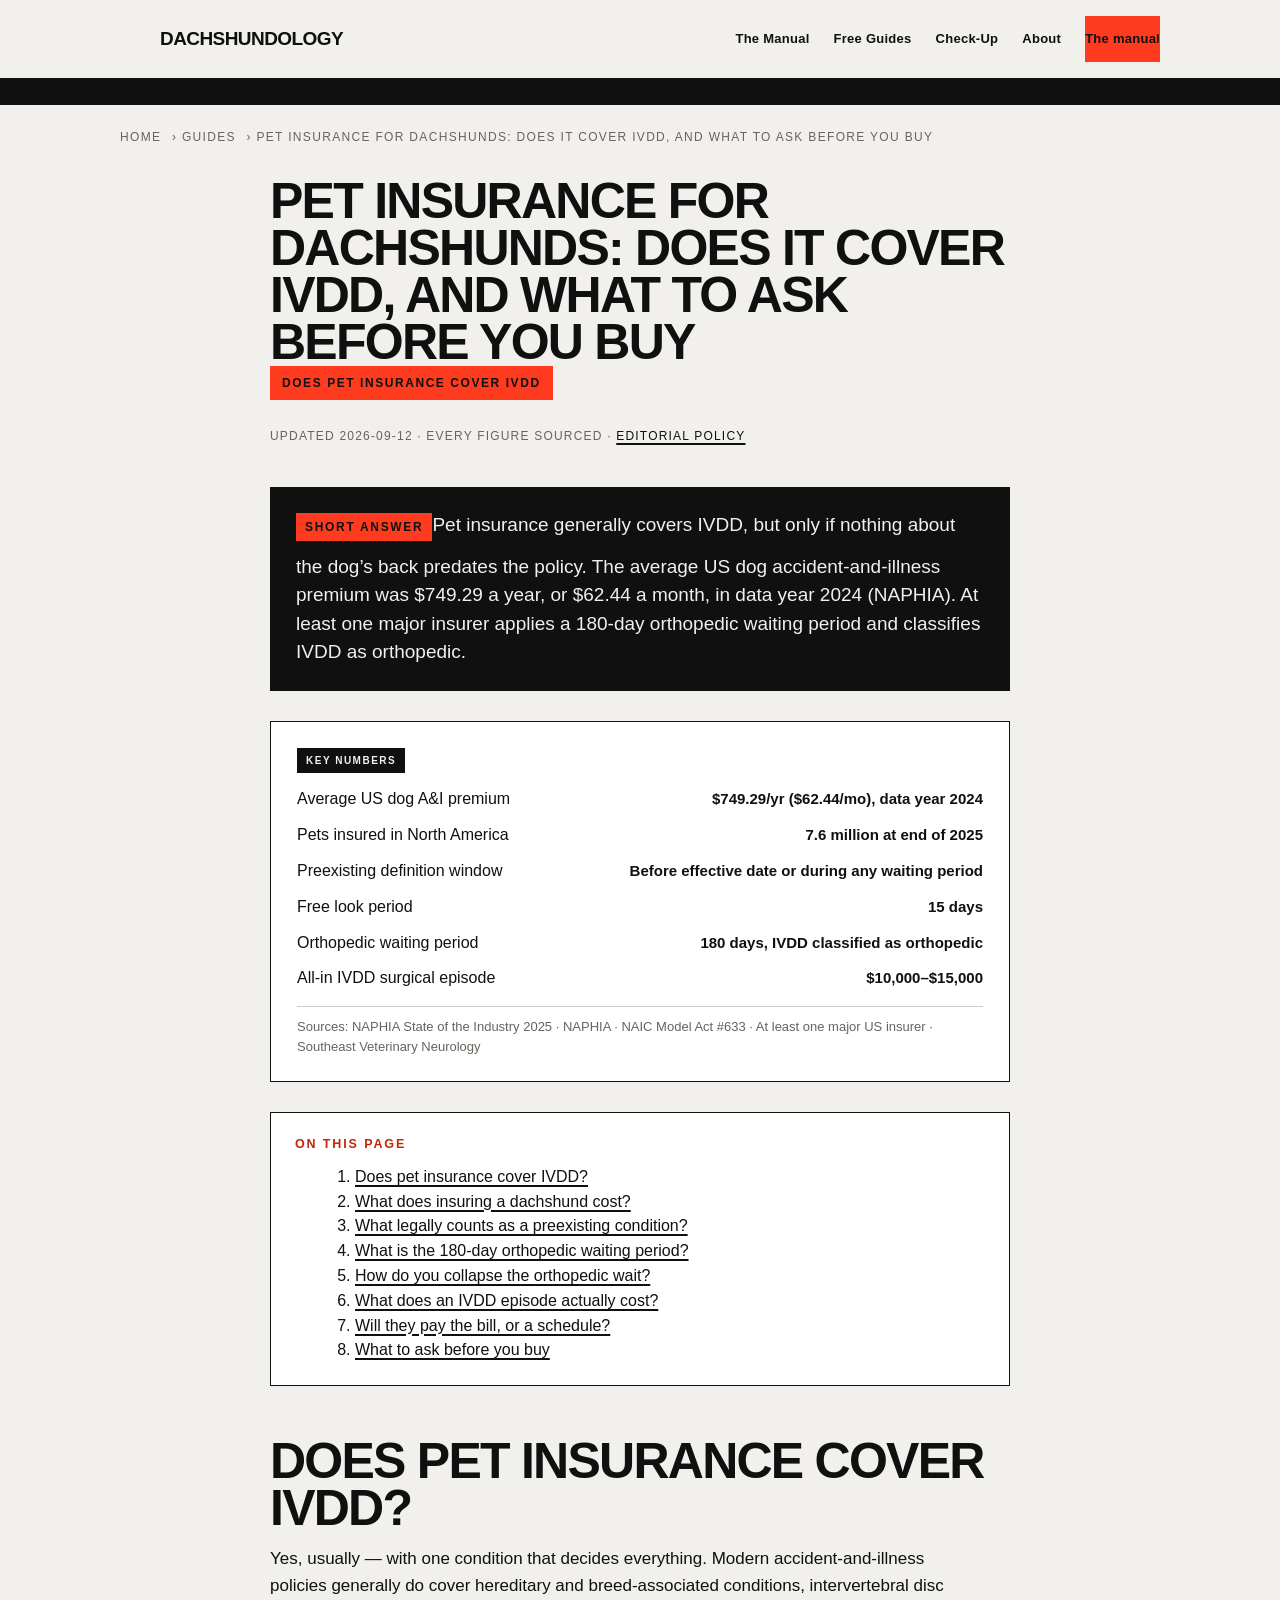
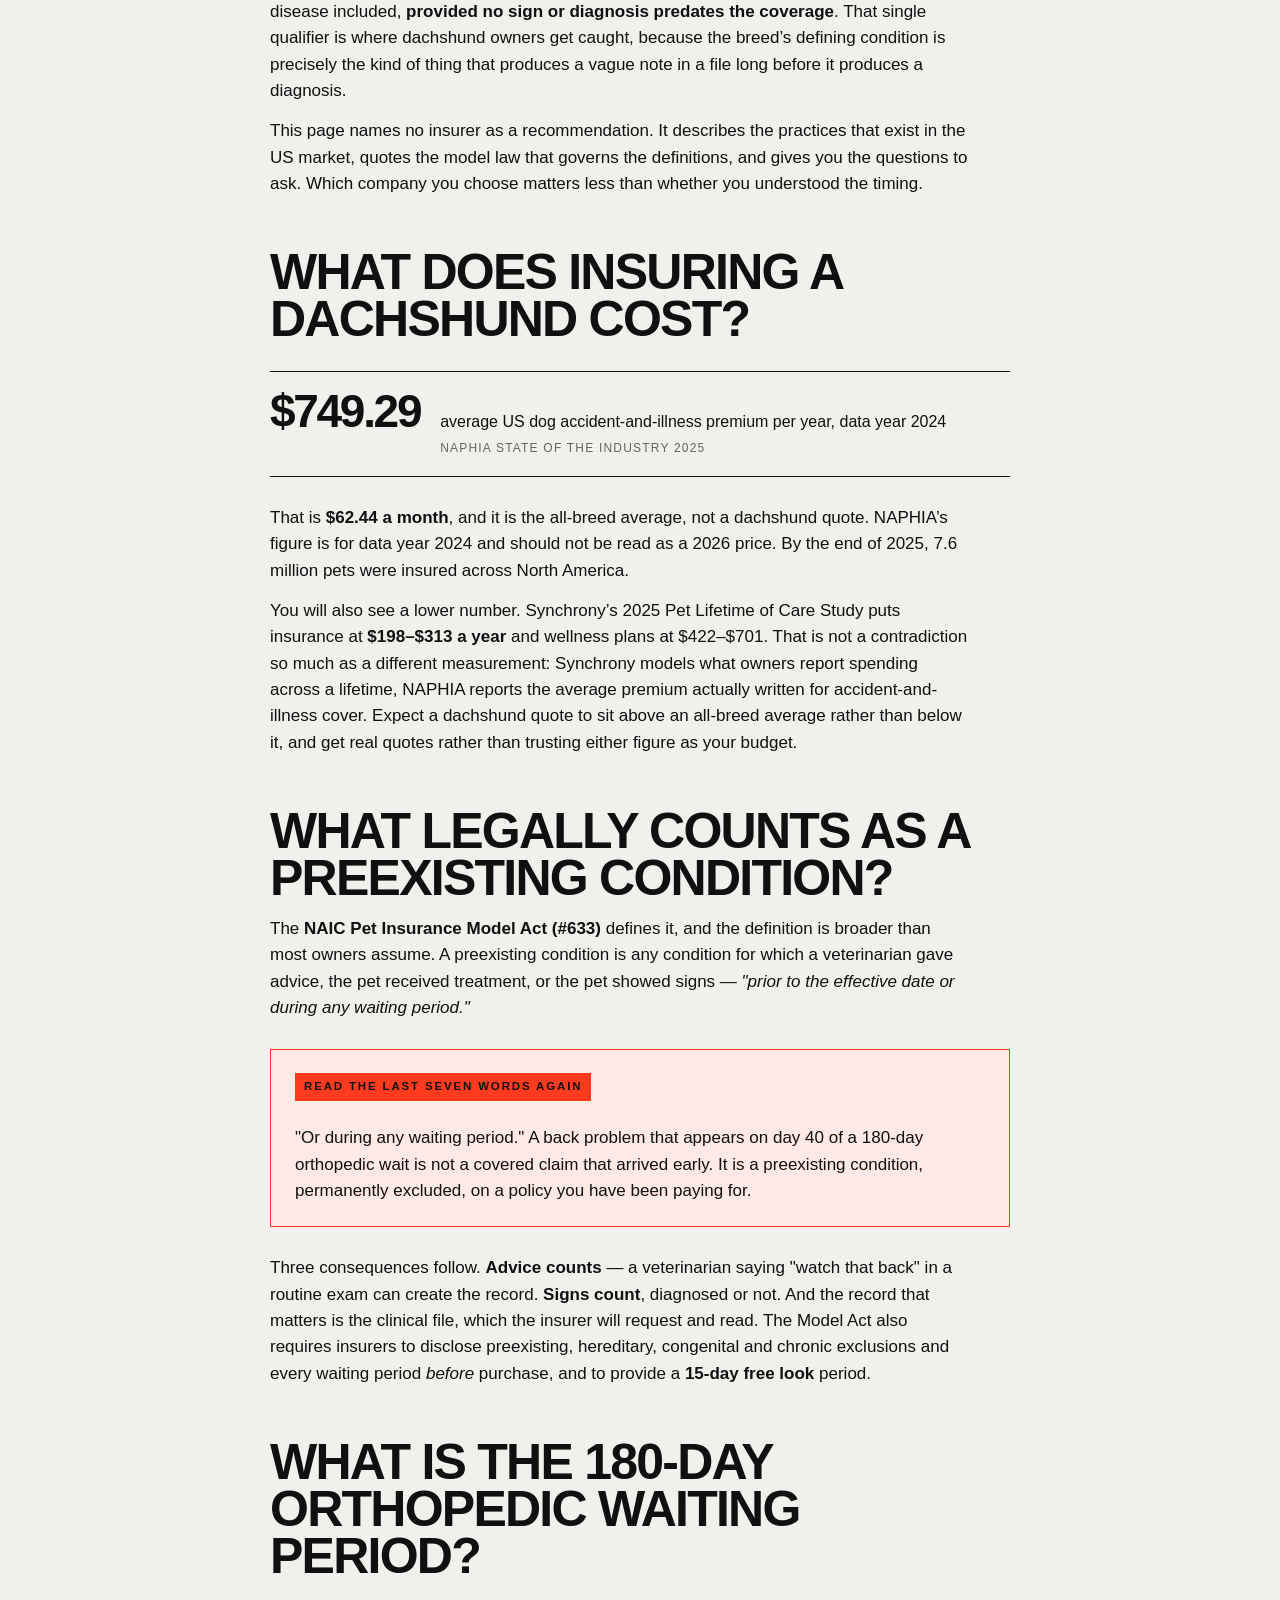
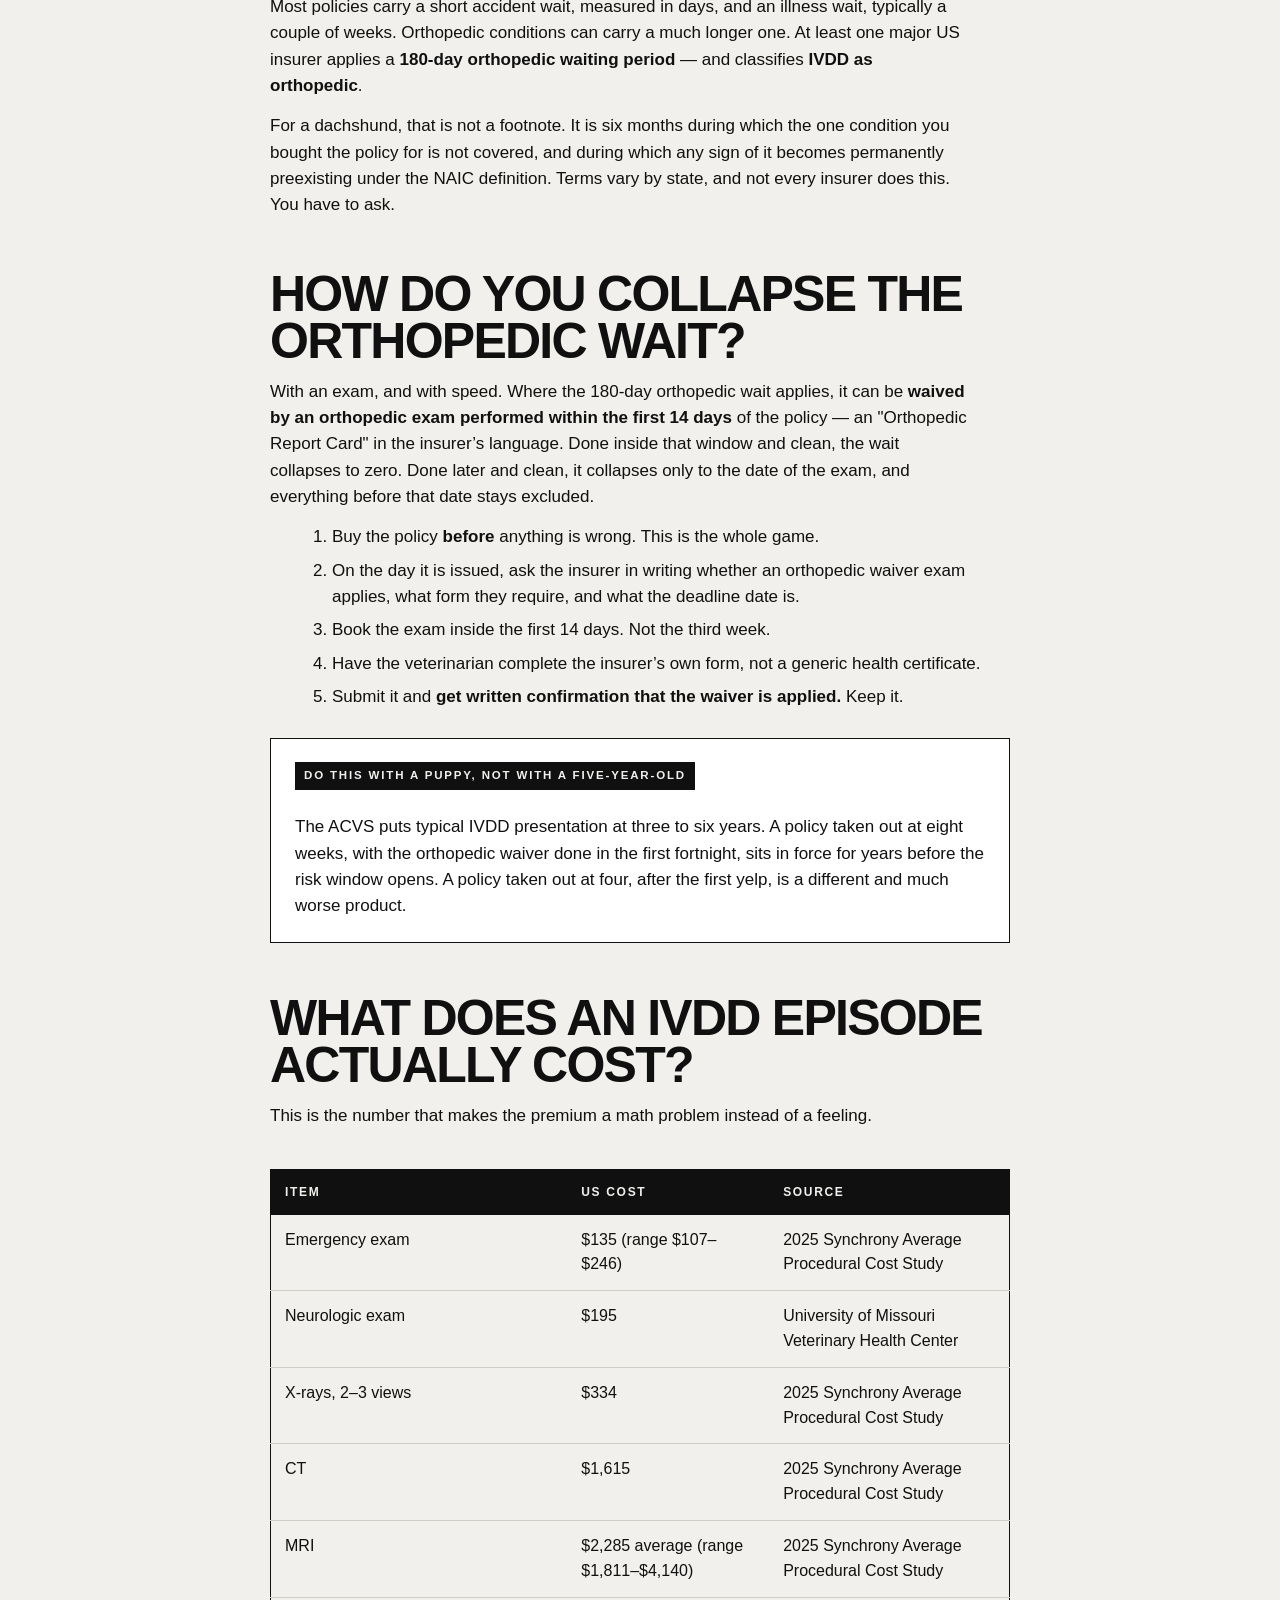
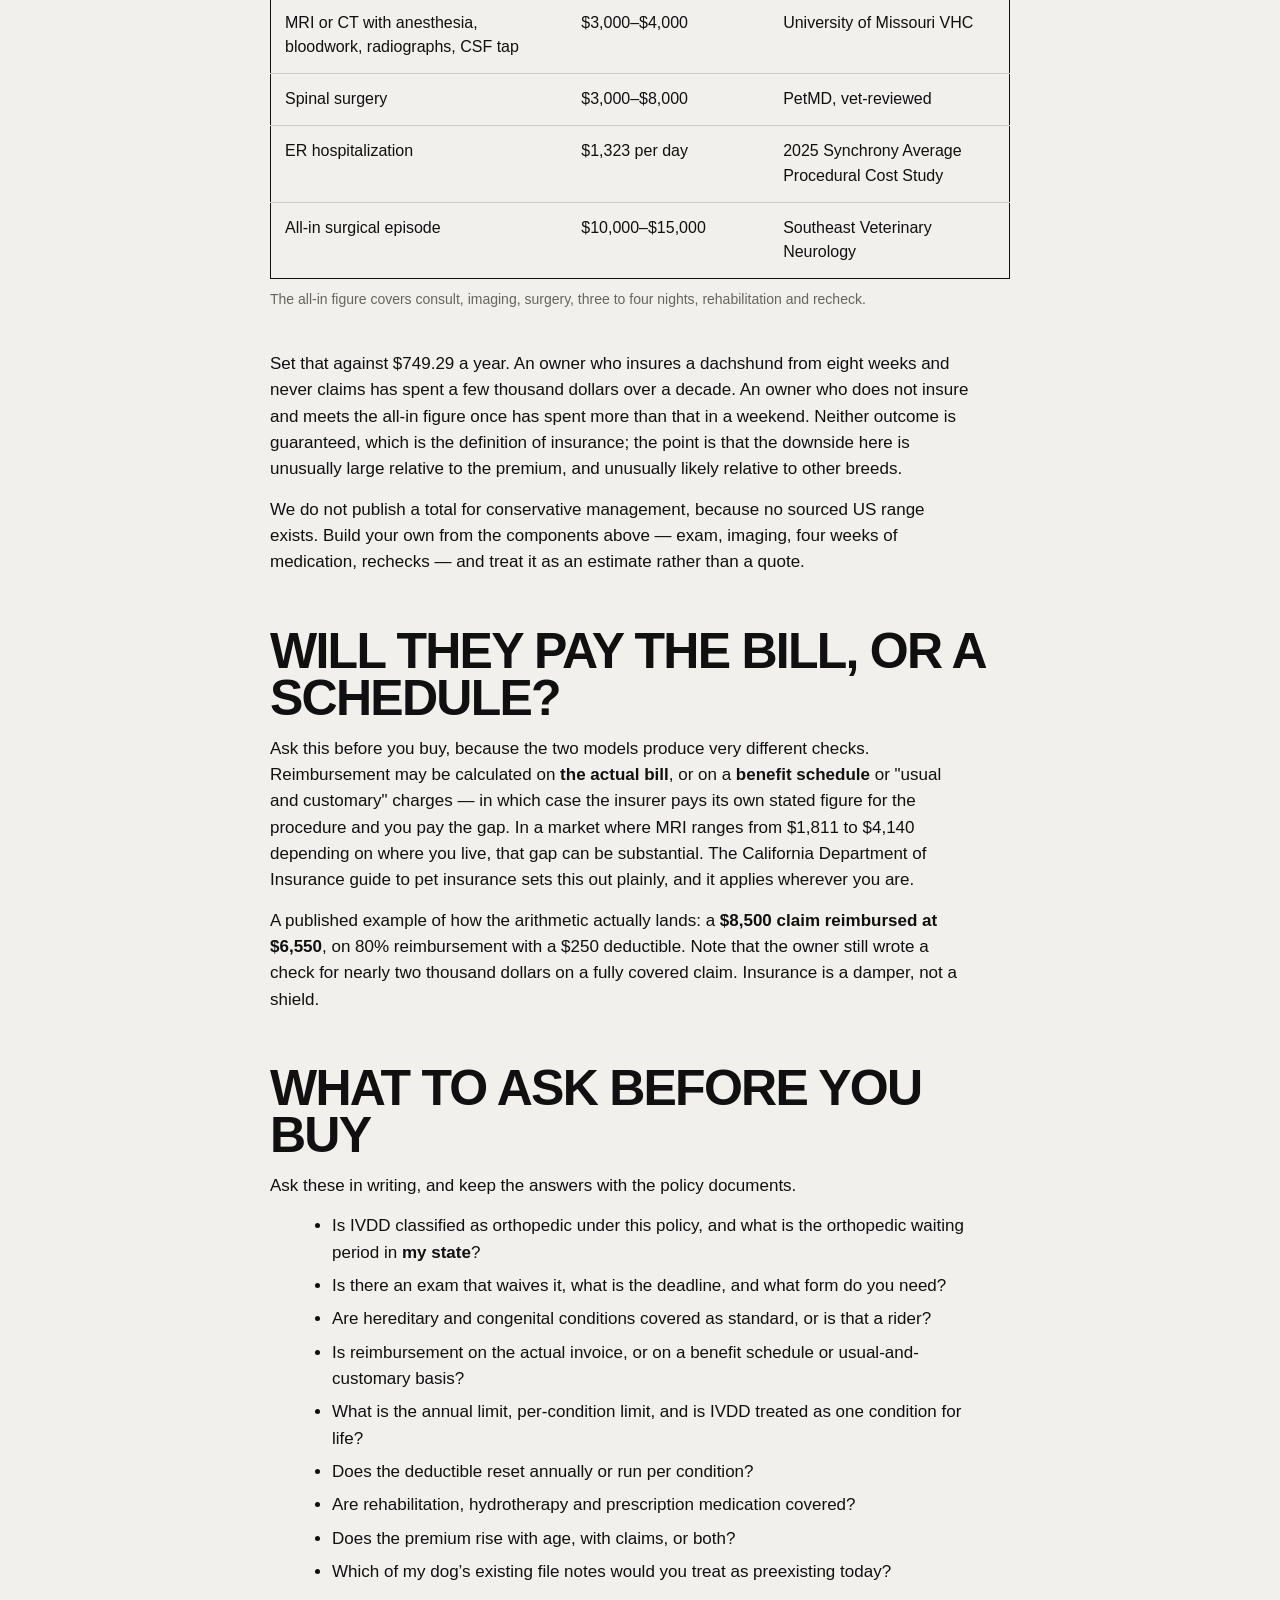
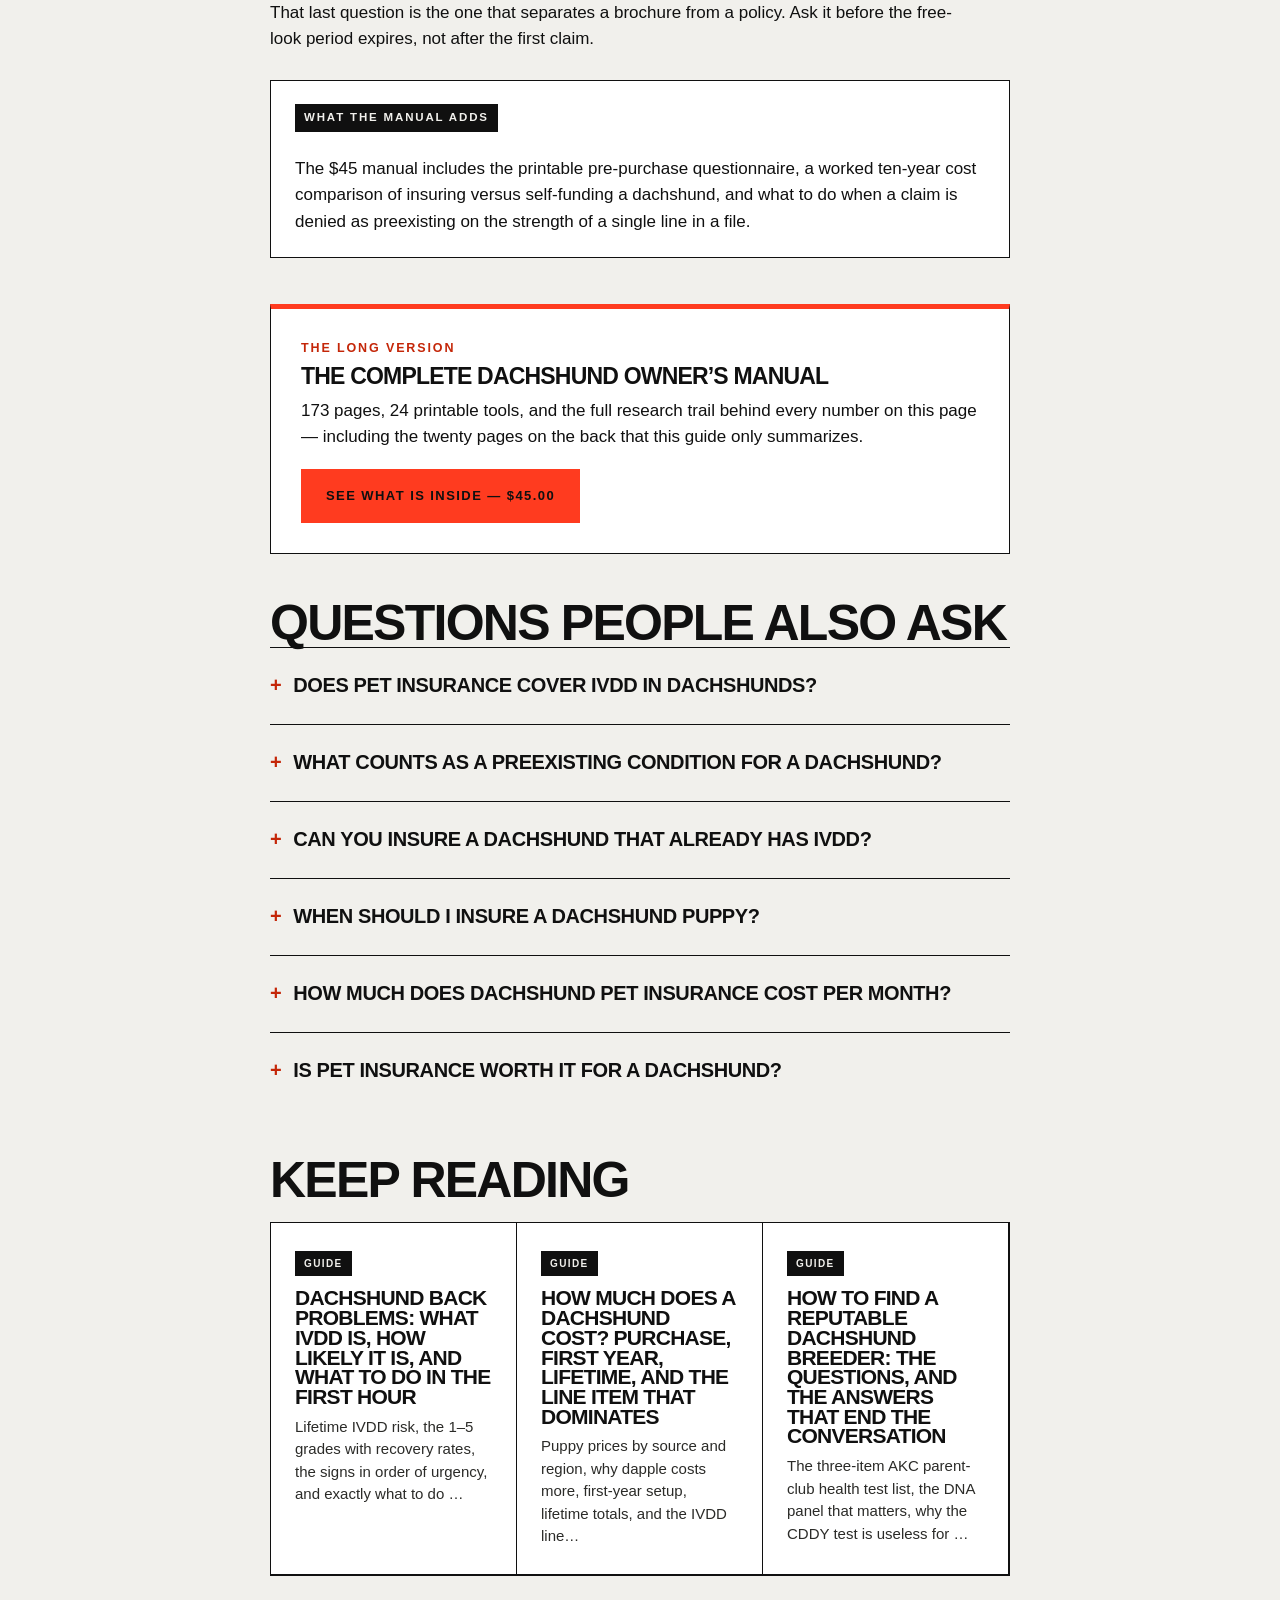
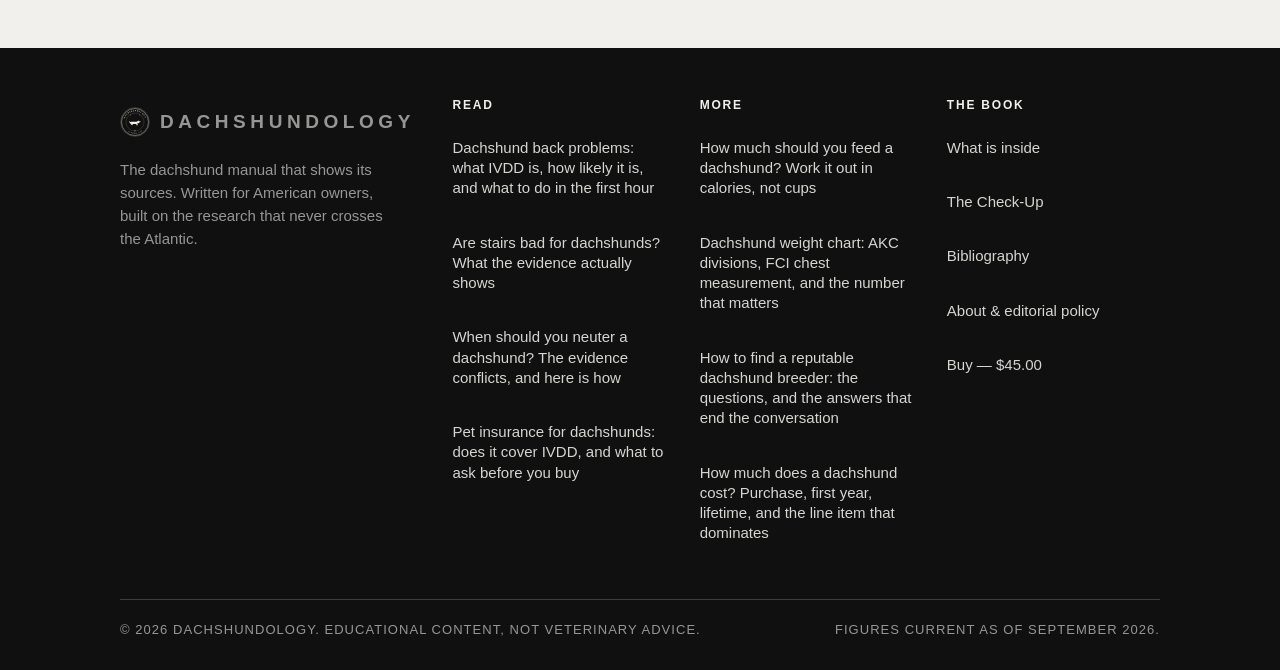
<file: guides/pet-insurance-for-dachshunds.html>
<!doctype html><html lang="en"><head>
<meta charset="utf-8"><meta name="viewport" content="width=device-width,initial-scale=1">
<title>Pet Insurance for Dachshunds: Does It Cover IVDD?</title>
<meta name="description" content="What a preexisting condition legally means, the 180-day orthopedic waiting period that catches IVDD, how to collapse it in 14 days, and the cost of an episode.">
<link rel="canonical" href="https://dachshundology.vercel.app/guides/pet-insurance-for-dachshunds/">
<meta name="robots" content="noindex, nofollow">
<meta property="og:type" content="website"><meta property="og:site_name" content="Dachshundology">
<meta property="og:title" content="Pet Insurance for Dachshunds: Does It Cover IVDD?"><meta property="og:description" content="What a preexisting condition legally means, the 180-day orthopedic waiting period that catches IVDD, how to collapse it in 14 days, and the cost of an episode.">
<meta property="og:url" content="https://dachshundology.vercel.app/guides/pet-insurance-for-dachshunds/"><meta name="twitter:card" content="summary_large_image">
<link rel="preconnect" href="https://fonts.googleapis.com"><link rel="preconnect" href="https://fonts.gstatic.com" crossorigin>
<link rel="stylesheet" href="https://fonts.googleapis.com/css2?family=Libre+Baskerville:ital,wght@0,400;0,700;1,400&family=EB+Garamond:ital,wght@0,400;0,500;0,600;1,400&family=Jost:wght@400;500&family=Parisienne&display=swap">
<link rel="stylesheet" href="/assets/site.css">
<link rel="icon" href="/assets/favicon.svg" type="image/svg+xml">
<script type="application/ld+json">{"@context":"https://schema.org","@type":"Article","headline":"Pet insurance for dachshunds: does it cover IVDD, and what to ask before you buy","description":"What a preexisting condition legally means, the 180-day orthopedic waiting period that catches IVDD, how to collapse it in 14 days, and the cost of an episode.","datePublished":"2026-09-12","dateModified":"2026-09-12","inLanguage":"en-US","author":{"@type":"Organization","name":"Dachshundology"},"publisher":{"@type":"Organization","name":"Dachshundology"},"mainEntityOfPage":{"@type":"WebPage","@id":"https://dachshundology.vercel.app/guides/pet-insurance-for-dachshunds/"},"about":{"@type":"Thing","name":"Dachshund"}}</script><script type="application/ld+json">{"@context":"https://schema.org","@type":"FAQPage","mainEntity":[{"@type":"Question","name":"Does pet insurance cover IVDD in dachshunds?","acceptedAnswer":{"@type":"Answer","text":"Generally yes, on modern accident-and-illness policies, provided no sign or diagnosis of a back problem predates the coverage. The obstacle is timing rather than breed exclusion. Watch for an orthopedic waiting period, which at least one major insurer sets at 180 days with IVDD classified as an orthopedic condition."}},{"@type":"Question","name":"What counts as a preexisting condition for a dachshund?","acceptedAnswer":{"@type":"Answer","text":"Under the NAIC Pet Insurance Model Act #633, any condition for which a veterinarian gave advice, the pet received treatment, or the pet showed signs prior to the effective date or during any waiting period. Advice alone counts. A note reading \"mild back pain, resolved\" can be enough to exclude IVDD permanently."}},{"@type":"Question","name":"Can you insure a dachshund that already has IVDD?","acceptedAnswer":{"@type":"Answer","text":"You can buy a policy, but the disc disease itself will be excluded as preexisting, and so will anything the insurer links to it. Cover for unrelated illness and accidents still has value. If the diagnosis has not happened yet and you are wondering whether to wait, do not wait."}},{"@type":"Question","name":"When should I insure a dachshund puppy?","acceptedAnswer":{"@type":"Answer","text":"Before anything is wrong, ideally at eight weeks. The ACVS puts typical IVDD presentation at three to six years, so a policy bought in puppyhood clears every waiting period years before the risk window opens. If an orthopedic waiver exam is available, book it inside the first 14 days."}},{"@type":"Question","name":"How much does dachshund pet insurance cost per month?","acceptedAnswer":{"@type":"Answer","text":"NAPHIA puts the average US dog accident-and-illness premium at $62.44 a month for data year 2024, across all breeds. A dachshund quote will typically sit above an all-breed average. Synchrony’s lifetime study reports lower annual insurance spend, $198–$313, because it measures something different."}},{"@type":"Question","name":"Is pet insurance worth it for a dachshund?","acceptedAnswer":{"@type":"Answer","text":"The math is more favorable here than for most breeds. Lifetime IVDD risk is 24.4% in miniatures on Swedish insurance data, and one referral practice puts an all-in surgical episode at $10,000–$15,000. Against an average premium of $749.29 a year, the downside is large relative to the cost of covering it."}}]}</script><script type="application/ld+json">{"@context":"https://schema.org","@type":"BreadcrumbList","itemListElement":[{"@type":"ListItem","position":1,"name":"Home","item":"https://dachshundology.vercel.app/"},{"@type":"ListItem","position":2,"name":"Guides","item":"https://dachshundology.vercel.app/guides/"},{"@type":"ListItem","position":3,"name":"Pet insurance for dachshunds: does it cover IVDD, and what to ask before you buy","item":"https://dachshundology.vercel.app/guides/pet-insurance-for-dachshunds/"}]}</script></head>
<body class="">
<header class="site"><div class="wrap bar">
  <a class="brandmark" href="/"><svg viewBox="0 0 240 240" width="34" xmlns="http://www.w3.org/2000/svg">
    <defs>
      <path id="c4izul5t" d="M120 120 m-86 0 a86 86 0 1 1 172 0" fill="none"/>
      <path id="c4izul5b" d="M120 120 m86 0 a86 86 0 1 1 -172 0" fill="none"/>
    </defs>
    <circle cx="120" cy="120" r="115" fill="none" stroke="#F6F1E4" stroke-width="1.4"/>
    <circle cx="120" cy="120" r="108" fill="none" stroke="#F6F1E4" stroke-width="3"/>
    <circle cx="120" cy="120" r="72" fill="none" stroke="#F6F1E4" stroke-width="1"/>
    <text font-family="TeX Gyre Heros" font-size="15" letter-spacing="4.2" fill="#F6F1E4">
      <textPath href="#c4izul5t" startOffset="50%" text-anchor="middle">DACHSHUNDOLOGY</textPath></text>
    <text font-family="TeX Gyre Heros" font-size="11" letter-spacing="3.4" fill="#F6F1E4">
      <textPath href="#c4izul5b" startOffset="50%" text-anchor="middle">EST. MMXXVI</textPath></text>
    <g transform="translate(120,126)">
      <g transform="translate(-52,-22) scale(0.208)">
    <g fill="#F6F1E4">
      <rect x="96" y="128" width="27" height="72" rx="13"/><rect x="134" y="130" width="27" height="70" rx="13"/>
      <rect x="296" y="132" width="24" height="68" rx="12"/><rect x="326" y="130" width="24" height="70" rx="12"/>
      <path d="M40 92 C60 66 88 62 120 64 L300 64 C328 64 338 58 350 48 C364 36 376 32 392 33 C410 34 420 44 423 56 L462 62 C473 64 474 76 464 78 L426 82 C420 94 406 100 392 100 C372 101 356 112 350 128 C346 143 330 151 310 151 L152 151 C120 151 98 146 84 136 C66 124 52 110 40 92 Z"/>
      <ellipse cx="116" cy="118" rx="42" ry="38"/>
      <path d="M46 96 C30 70 30 44 44 26 C52 36 54 56 58 70 C62 82 68 90 74 96 Z"/>
      <path d="M380 44 C404 40 414 58 412 82 C410 108 396 124 378 124 C360 124 352 106 354 84 C356 62 364 48 380 44 Z"/>
    </g>
    <circle cx="407" cy="60" r="5" fill="#1E4032"/>
  </g>
    </g>
    <path d="M120 196 l-5 -9 h10 z" fill="#F6F1E4"/>
    <circle cx="86" cy="63" r="2.6" fill="#F6F1E4"/><circle cx="154" cy="63" r="2.6" fill="#F6F1E4"/>
  </svg><span>Dachshundology</span></a>
  <nav><a href="/the-manual">The Manual</a><a href="/guides">Free Guides</a><a href="/check-up">Check-Up</a><a href="/about">About</a>
  <a class="cta-nav" href="/the-manual">The manual</a></nav>
</div></header>
<div class="stripe"></div>
<div class="wrap"><div class="crumbs"><a href="/">Home</a> › <a href="/guides">Guides</a> › Pet insurance for dachshunds: does it cover IVDD, and what to ask before you buy</div></div>
<section style="padding-top:8px">
 <div class="wrap narrow">
  <h1 style="font-size:clamp(32px,5vw,50px)">Pet insurance for dachshunds: does it cover IVDD, and what to ask before you buy</h1>
  <div class="sub">does pet insurance cover IVDD</div>
  <p class="meta" style="margin-top:14px">Updated 2026-09-12 · Every figure sourced · <a href="/about">Editorial policy</a></p>
  <div class="answer" style="margin:28px 0"><strong>Short answer</strong>Pet insurance generally covers IVDD, but only if nothing about the dog’s back predates the policy. The average US dog accident-and-illness premium was $749.29 a year, or $62.44 a month, in data year 2024 (NAPHIA). At least one major insurer applies a 180-day orthopedic waiting period and classifies IVDD as orthopedic.</div>
  <div class="facts"><div class="label">Key numbers</div><dl>
    <dt>Average US dog A&I premium</dt><dd>$749.29/yr ($62.44/mo), data year 2024</dd><dt>Pets insured in North America</dt><dd>7.6 million at end of 2025</dd><dt>Preexisting definition window</dt><dd>Before effective date or during any waiting period</dd><dt>Free look period</dt><dd>15 days</dd><dt>Orthopedic waiting period</dt><dd>180 days, IVDD classified as orthopedic</dd><dt>All-in IVDD surgical episode</dt><dd>$10,000–$15,000</dd>
    <div class="src">Sources: NAPHIA State of the Industry 2025 · NAPHIA · NAIC Model Act #633 · At least one major US insurer · Southeast Veterinary Neurology</div></dl></div>
  <nav class="toc"><div class="label" style="color:var(--camel)">On this page</div>
    <ol><li><a href="#does-pet-insurance-cover-ivdd">Does pet insurance cover IVDD?</a></li><li><a href="#what-does-insuring-a-dachshund-cost">What does insuring a dachshund cost?</a></li><li><a href="#what-legally-counts-as-a-preexisting-condition">What legally counts as a preexisting condition?</a></li><li><a href="#what-is-the-180-day-orthopedic-waiting-period">What is the 180-day orthopedic waiting period?</a></li><li><a href="#how-do-you-collapse-the-orthopedic-wait">How do you collapse the orthopedic wait?</a></li><li><a href="#what-does-an-ivdd-episode-actually-cost">What does an IVDD episode actually cost?</a></li><li><a href="#will-they-pay-the-bill-or-a-schedule">Will they pay the bill, or a schedule?</a></li><li><a href="#what-to-ask-before-you-buy">What to ask before you buy</a></li></ol></nav>
  <article><h2 id="does-pet-insurance-cover-ivdd">Does pet insurance cover IVDD?</h2>
<p>Yes, usually — with one condition that decides everything. Modern accident-and-illness policies generally do cover hereditary and breed-associated conditions, intervertebral disc disease included, <strong>provided no sign or diagnosis predates the coverage</strong>. That single qualifier is where dachshund owners get caught, because the breed’s defining condition is precisely the kind of thing that produces a vague note in a file long before it produces a diagnosis.</p>
<p>This page names no insurer as a recommendation. It describes the practices that exist in the US market, quotes the model law that governs the definitions, and gives you the questions to ask. Which company you choose matters less than whether you understood the timing.</p>
<h2 id="what-does-insuring-a-dachshund-cost">What does insuring a dachshund cost?</h2>
<div class="stat"><span class="fig">$749.29</span><span class="lb">average US dog accident-and-illness premium per year, data year 2024
      <br><span class="meta">NAPHIA State of the Industry 2025</span></span></div>
<p>That is <strong>$62.44 a month</strong>, and it is the all-breed average, not a dachshund quote. NAPHIA’s figure is for data year 2024 and should not be read as a 2026 price. By the end of 2025, 7.6 million pets were insured across North America.</p>
<p>You will also see a lower number. Synchrony’s 2025 Pet Lifetime of Care Study puts insurance at <strong>$198–$313 a year</strong> and wellness plans at $422–$701. That is not a contradiction so much as a different measurement: Synchrony models what owners report spending across a lifetime, NAPHIA reports the average premium actually written for accident-and-illness cover. Expect a dachshund quote to sit above an all-breed average rather than below it, and get real quotes rather than trusting either figure as your budget.</p>
<h2 id="what-legally-counts-as-a-preexisting-condition">What legally counts as a preexisting condition?</h2>
<p>The <strong>NAIC Pet Insurance Model Act (#633)</strong> defines it, and the definition is broader than most owners assume. A preexisting condition is any condition for which a veterinarian gave advice, the pet received treatment, or the pet showed signs — <em>"prior to the effective date or during any waiting period."</em></p>
<div class="callout warn"><div class="t">Read the last seven words again</div><p>"Or during any waiting period." A back problem that appears on day 40 of a 180-day orthopedic wait is not a covered claim that arrived early. It is a preexisting condition, permanently excluded, on a policy you have been paying for.</p></div>
<p>Three consequences follow. <strong>Advice counts</strong> — a veterinarian saying "watch that back" in a routine exam can create the record. <strong>Signs count</strong>, diagnosed or not. And the record that matters is the clinical file, which the insurer will request and read. The Model Act also requires insurers to disclose preexisting, hereditary, congenital and chronic exclusions and every waiting period <em>before</em> purchase, and to provide a <strong>15-day free look</strong> period.</p>
<h2 id="what-is-the-180-day-orthopedic-waiting-period">What is the 180-day orthopedic waiting period?</h2>
<p>Most policies carry a short accident wait, measured in days, and an illness wait, typically a couple of weeks. Orthopedic conditions can carry a much longer one. At least one major US insurer applies a <strong>180-day orthopedic waiting period</strong> — and classifies <strong>IVDD as orthopedic</strong>.</p>
<p>For a dachshund, that is not a footnote. It is six months during which the one condition you bought the policy for is not covered, and during which any sign of it becomes permanently preexisting under the NAIC definition. Terms vary by state, and not every insurer does this. You have to ask.</p>
<h2 id="how-do-you-collapse-the-orthopedic-wait">How do you collapse the orthopedic wait?</h2>
<p>With an exam, and with speed. Where the 180-day orthopedic wait applies, it can be <strong>waived by an orthopedic exam performed within the first 14 days</strong> of the policy — an "Orthopedic Report Card" in the insurer’s language. Done inside that window and clean, the wait collapses to zero. Done later and clean, it collapses only to the date of the exam, and everything before that date stays excluded.</p>
<ol><li>Buy the policy <strong>before</strong> anything is wrong. This is the whole game.</li><li>On the day it is issued, ask the insurer in writing whether an orthopedic waiver exam applies, what form they require, and what the deadline date is.</li><li>Book the exam inside the first 14 days. Not the third week.</li><li>Have the veterinarian complete the insurer’s own form, not a generic health certificate.</li><li>Submit it and <strong>get written confirmation that the waiver is applied.</strong> Keep it.</li></ol>
<div class="callout note"><div class="t">Do this with a puppy, not with a five-year-old</div><p>The ACVS puts typical IVDD presentation at three to six years. A policy taken out at eight weeks, with the orthopedic waiver done in the first fortnight, sits in force for years before the risk window opens. A policy taken out at four, after the first yelp, is a different and much worse product.</p></div>
<h2 id="what-does-an-ivdd-episode-actually-cost">What does an IVDD episode actually cost?</h2>
<p>This is the number that makes the premium a math problem instead of a feeling.</p>
<div class="tablewrap"><table><thead><tr><th>Item</th><th>US cost</th><th>Source</th></tr></thead>
      <tbody><tr><td>Emergency exam</td><td>$135 (range $107–$246)</td><td>2025 Synchrony Average Procedural Cost Study</td></tr><tr><td>Neurologic exam</td><td>$195</td><td>University of Missouri Veterinary Health Center</td></tr><tr><td>X-rays, 2–3 views</td><td>$334</td><td>2025 Synchrony Average Procedural Cost Study</td></tr><tr><td>CT</td><td>$1,615</td><td>2025 Synchrony Average Procedural Cost Study</td></tr><tr><td>MRI</td><td>$2,285 average (range $1,811–$4,140)</td><td>2025 Synchrony Average Procedural Cost Study</td></tr><tr><td>MRI or CT with anesthesia, bloodwork, radiographs, CSF tap</td><td>$3,000–$4,000</td><td>University of Missouri VHC</td></tr><tr><td>Spinal surgery</td><td>$3,000–$8,000</td><td>PetMD, vet-reviewed</td></tr><tr><td>ER hospitalization</td><td>$1,323 per day</td><td>2025 Synchrony Average Procedural Cost Study</td></tr><tr><td>All-in surgical episode</td><td>$10,000–$15,000</td><td>Southeast Veterinary Neurology</td></tr></tbody>
      <caption>The all-in figure covers consult, imaging, surgery, three to four nights, rehabilitation and recheck.</caption></table></div>
<p>Set that against $749.29 a year. An owner who insures a dachshund from eight weeks and never claims has spent a few thousand dollars over a decade. An owner who does not insure and meets the all-in figure once has spent more than that in a weekend. Neither outcome is guaranteed, which is the definition of insurance; the point is that the downside here is unusually large relative to the premium, and unusually likely relative to other breeds.</p>
<p>We do not publish a total for conservative management, because no sourced US range exists. Build your own from the components above — exam, imaging, four weeks of medication, rechecks — and treat it as an estimate rather than a quote.</p>
<h2 id="will-they-pay-the-bill-or-a-schedule">Will they pay the bill, or a schedule?</h2>
<p>Ask this before you buy, because the two models produce very different checks. Reimbursement may be calculated on <strong>the actual bill</strong>, or on a <strong>benefit schedule</strong> or "usual and customary" charges — in which case the insurer pays its own stated figure for the procedure and you pay the gap. In a market where MRI ranges from $1,811 to $4,140 depending on where you live, that gap can be substantial. The California Department of Insurance guide to pet insurance sets this out plainly, and it applies wherever you are.</p>
<p>A published example of how the arithmetic actually lands: a <strong>$8,500 claim reimbursed at $6,550</strong>, on 80% reimbursement with a $250 deductible. Note that the owner still wrote a check for nearly two thousand dollars on a fully covered claim. Insurance is a damper, not a shield.</p>
<h2 id="what-to-ask-before-you-buy">What to ask before you buy</h2>
<p>Ask these in writing, and keep the answers with the policy documents.</p>
<ul><li>Is IVDD classified as orthopedic under this policy, and what is the orthopedic waiting period in <strong>my state</strong>?</li><li>Is there an exam that waives it, what is the deadline, and what form do you need?</li><li>Are hereditary and congenital conditions covered as standard, or is that a rider?</li><li>Is reimbursement on the actual invoice, or on a benefit schedule or usual-and-customary basis?</li><li>What is the annual limit, per-condition limit, and is IVDD treated as one condition for life?</li><li>Does the deductible reset annually or run per condition?</li><li>Are rehabilitation, hydrotherapy and prescription medication covered?</li><li>Does the premium rise with age, with claims, or both?</li><li>Which of my dog’s existing file notes would you treat as preexisting today?</li></ul>
<p>That last question is the one that separates a brochure from a policy. Ask it before the free-look period expires, not after the first claim.</p>
<div class="callout note"><div class="t">What the manual adds</div><p>The $45 manual includes the printable pre-purchase questionnaire, a worked ten-year cost comparison of insuring versus self-funding a dachshund, and what to do when a claim is denied as preexisting on the strength of a single line in a file.</p></div></article>

  <div class="sell">
    <div class="label" style="color:var(--camel)">The long version</div>
    <h3 style="margin:8px 0 10px">The Complete Dachshund Owner’s Manual</h3>
    <p style="margin:0 0 18px">173 pages, 24 printable tools, and the full research trail behind every number on
    this page — including the twenty pages on the back that this guide only summarizes.</p>
    <a class="btn" href="/the-manual">See what is inside — $45.00</a>
  </div>

  <h2 id="faq">Questions people also ask</h2>
  <div class="faq"><details><summary>Does pet insurance cover IVDD in dachshunds?</summary><p>Generally yes, on modern accident-and-illness policies, provided no sign or diagnosis of a back problem predates the coverage. The obstacle is timing rather than breed exclusion. Watch for an orthopedic waiting period, which at least one major insurer sets at 180 days with IVDD classified as an orthopedic condition.</p></details><details><summary>What counts as a preexisting condition for a dachshund?</summary><p>Under the NAIC Pet Insurance Model Act #633, any condition for which a veterinarian gave advice, the pet received treatment, or the pet showed signs prior to the effective date or during any waiting period. Advice alone counts. A note reading "mild back pain, resolved" can be enough to exclude IVDD permanently.</p></details><details><summary>Can you insure a dachshund that already has IVDD?</summary><p>You can buy a policy, but the disc disease itself will be excluded as preexisting, and so will anything the insurer links to it. Cover for unrelated illness and accidents still has value. If the diagnosis has not happened yet and you are wondering whether to wait, do not wait.</p></details><details><summary>When should I insure a dachshund puppy?</summary><p>Before anything is wrong, ideally at eight weeks. The ACVS puts typical IVDD presentation at three to six years, so a policy bought in puppyhood clears every waiting period years before the risk window opens. If an orthopedic waiver exam is available, book it inside the first 14 days.</p></details><details><summary>How much does dachshund pet insurance cost per month?</summary><p>NAPHIA puts the average US dog accident-and-illness premium at $62.44 a month for data year 2024, across all breeds. A dachshund quote will typically sit above an all-breed average. Synchrony’s lifetime study reports lower annual insurance spend, $198–$313, because it measures something different.</p></details><details><summary>Is pet insurance worth it for a dachshund?</summary><p>The math is more favorable here than for most breeds. Lifetime IVDD risk is 24.4% in miniatures on Swedish insurance data, and one referral practice puts an all-in surgical episode at $10,000–$15,000. Against an average premium of $749.29 a year, the downside is large relative to the cost of covering it.</p></details></div>

  <h2 style="margin-top:48px">Keep reading</h2>
  <div class="grid g3" style="margin-top:18px"><a class="card" href="/guides/dachshund-back-problems-ivdd"><div class="label">Guide</div><h3>Dachshund back problems: what IVDD is, how likely it is, and what to do in the first hour</h3>
      <p>Lifetime IVDD risk, the 1–5 grades with recovery rates, the signs in order of urgency, and exactly what to do …</p></a><a class="card" href="/guides/how-much-does-a-dachshund-cost"><div class="label">Guide</div><h3>How much does a dachshund cost? Purchase, first year, lifetime, and the line item that dominates</h3>
      <p>Puppy prices by source and region, why dapple costs more, first-year setup, lifetime totals, and the IVDD line…</p></a><a class="card" href="/guides/questions-to-ask-a-dachshund-breeder"><div class="label">Guide</div><h3>How to find a reputable dachshund breeder: the questions, and the answers that end the conversation</h3>
      <p>The three-item AKC parent-club health test list, the DNA panel that matters, why the CDDY test is useless for …</p></a></div>
 </div>
</section>
<footer class="site"><div class="wrap">
  <div class="fgrid">
    <div><div class="brandmark" style="letter-spacing:.24em"><svg viewBox="0 0 240 240" width="34" xmlns="http://www.w3.org/2000/svg">
    <defs>
      <path id="c4izul5t" d="M120 120 m-86 0 a86 86 0 1 1 172 0" fill="none"/>
      <path id="c4izul5b" d="M120 120 m86 0 a86 86 0 1 1 -172 0" fill="none"/>
    </defs>
    <circle cx="120" cy="120" r="115" fill="none" stroke="#F6F1E4" stroke-width="1.4"/>
    <circle cx="120" cy="120" r="108" fill="none" stroke="#F6F1E4" stroke-width="3"/>
    <circle cx="120" cy="120" r="72" fill="none" stroke="#F6F1E4" stroke-width="1"/>
    <text font-family="TeX Gyre Heros" font-size="15" letter-spacing="4.2" fill="#F6F1E4">
      <textPath href="#c4izul5t" startOffset="50%" text-anchor="middle">DACHSHUNDOLOGY</textPath></text>
    <text font-family="TeX Gyre Heros" font-size="11" letter-spacing="3.4" fill="#F6F1E4">
      <textPath href="#c4izul5b" startOffset="50%" text-anchor="middle">EST. MMXXVI</textPath></text>
    <g transform="translate(120,126)">
      <g transform="translate(-52,-22) scale(0.208)">
    <g fill="#F6F1E4">
      <rect x="96" y="128" width="27" height="72" rx="13"/><rect x="134" y="130" width="27" height="70" rx="13"/>
      <rect x="296" y="132" width="24" height="68" rx="12"/><rect x="326" y="130" width="24" height="70" rx="12"/>
      <path d="M40 92 C60 66 88 62 120 64 L300 64 C328 64 338 58 350 48 C364 36 376 32 392 33 C410 34 420 44 423 56 L462 62 C473 64 474 76 464 78 L426 82 C420 94 406 100 392 100 C372 101 356 112 350 128 C346 143 330 151 310 151 L152 151 C120 151 98 146 84 136 C66 124 52 110 40 92 Z"/>
      <ellipse cx="116" cy="118" rx="42" ry="38"/>
      <path d="M46 96 C30 70 30 44 44 26 C52 36 54 56 58 70 C62 82 68 90 74 96 Z"/>
      <path d="M380 44 C404 40 414 58 412 82 C410 108 396 124 378 124 C360 124 352 106 354 84 C356 62 364 48 380 44 Z"/>
    </g>
    <circle cx="407" cy="60" r="5" fill="#1E4032"/>
  </g>
    </g>
    <path d="M120 196 l-5 -9 h10 z" fill="#F6F1E4"/>
    <circle cx="86" cy="63" r="2.6" fill="#F6F1E4"/><circle cx="154" cy="63" r="2.6" fill="#F6F1E4"/>
  </svg><span>Dachshundology</span></div>
      <p style="margin-top:14px;max-width:34ch">The dachshund manual that shows its sources. Written for American
      owners, built on the research that never crosses the Atlantic.</p></div>
    <div><h4>Read</h4><ul><li><a href="/guides/dachshund-back-problems-ivdd">Dachshund back problems: what IVDD is, how likely it is, and what to do in the first hour</a></li><li><a href="/guides/are-stairs-bad-for-dachshunds">Are stairs bad for dachshunds? What the evidence actually shows</a></li><li><a href="/guides/when-to-neuter-a-dachshund">When should you neuter a dachshund? The evidence conflicts, and here is how</a></li><li><a href="/guides/pet-insurance-for-dachshunds">Pet insurance for dachshunds: does it cover IVDD, and what to ask before you buy</a></li></ul></div>
    <div><h4>More</h4><ul><li><a href="/guides/how-much-to-feed-a-dachshund">How much should you feed a dachshund? Work it out in calories, not cups</a></li><li><a href="/guides/dachshund-weight-chart">Dachshund weight chart: AKC divisions, FCI chest measurement, and the number that matters</a></li><li><a href="/guides/questions-to-ask-a-dachshund-breeder">How to find a reputable dachshund breeder: the questions, and the answers that end the conversation</a></li><li><a href="/guides/how-much-does-a-dachshund-cost">How much does a dachshund cost? Purchase, first year, lifetime, and the line item that dominates</a></li></ul></div>
    <div><h4>The book</h4><ul>
      <li><a href="/the-manual">What is inside</a></li><li><a href="/check-up">The Check-Up</a></li>
      <li><a href="/sources">Bibliography</a></li><li><a href="/about">About &amp; editorial policy</a></li>
      <li><a href="/the-manual">Buy — $45.00</a></li></ul></div>
  </div>
  <div class="fine"><span>© 2026 Dachshundology. Educational content, not veterinary advice.</span>
    <span>Figures current as of September 2026.</span></div>
</div></footer>
</body></html>
</file>
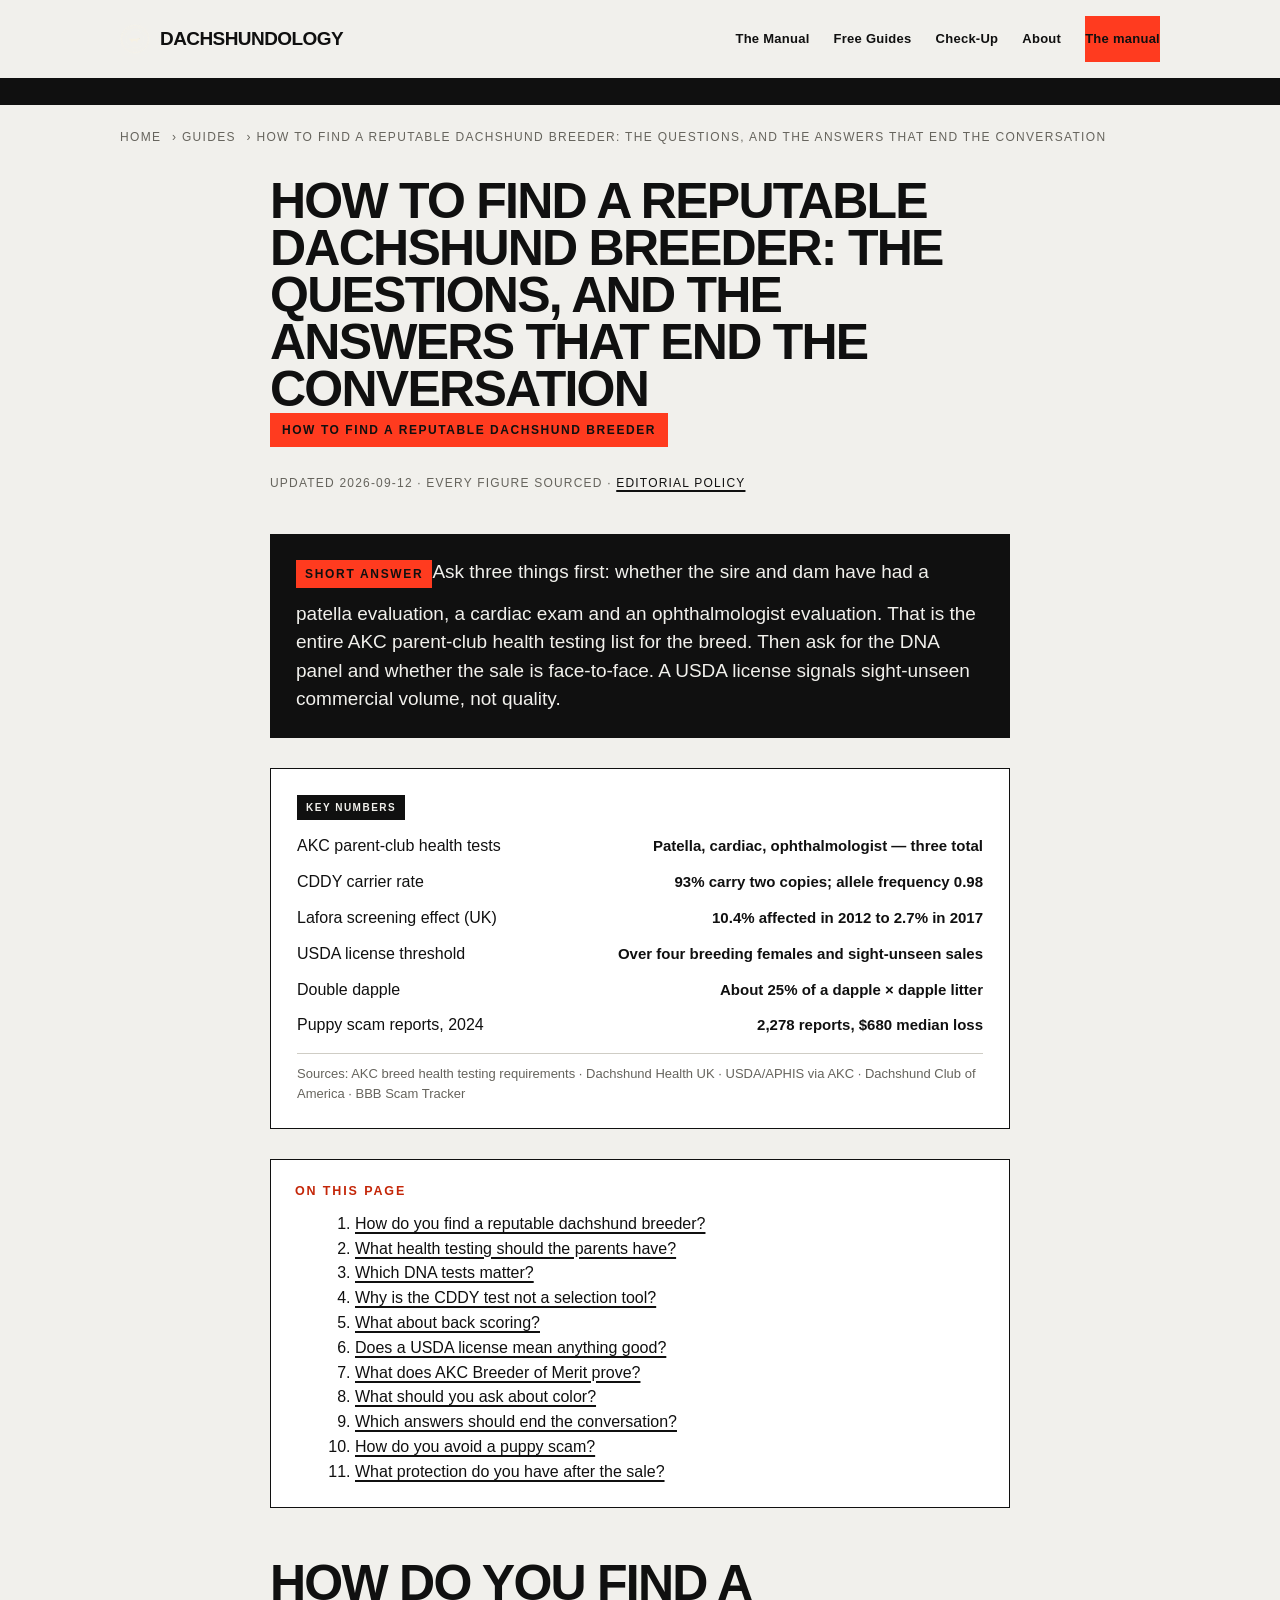
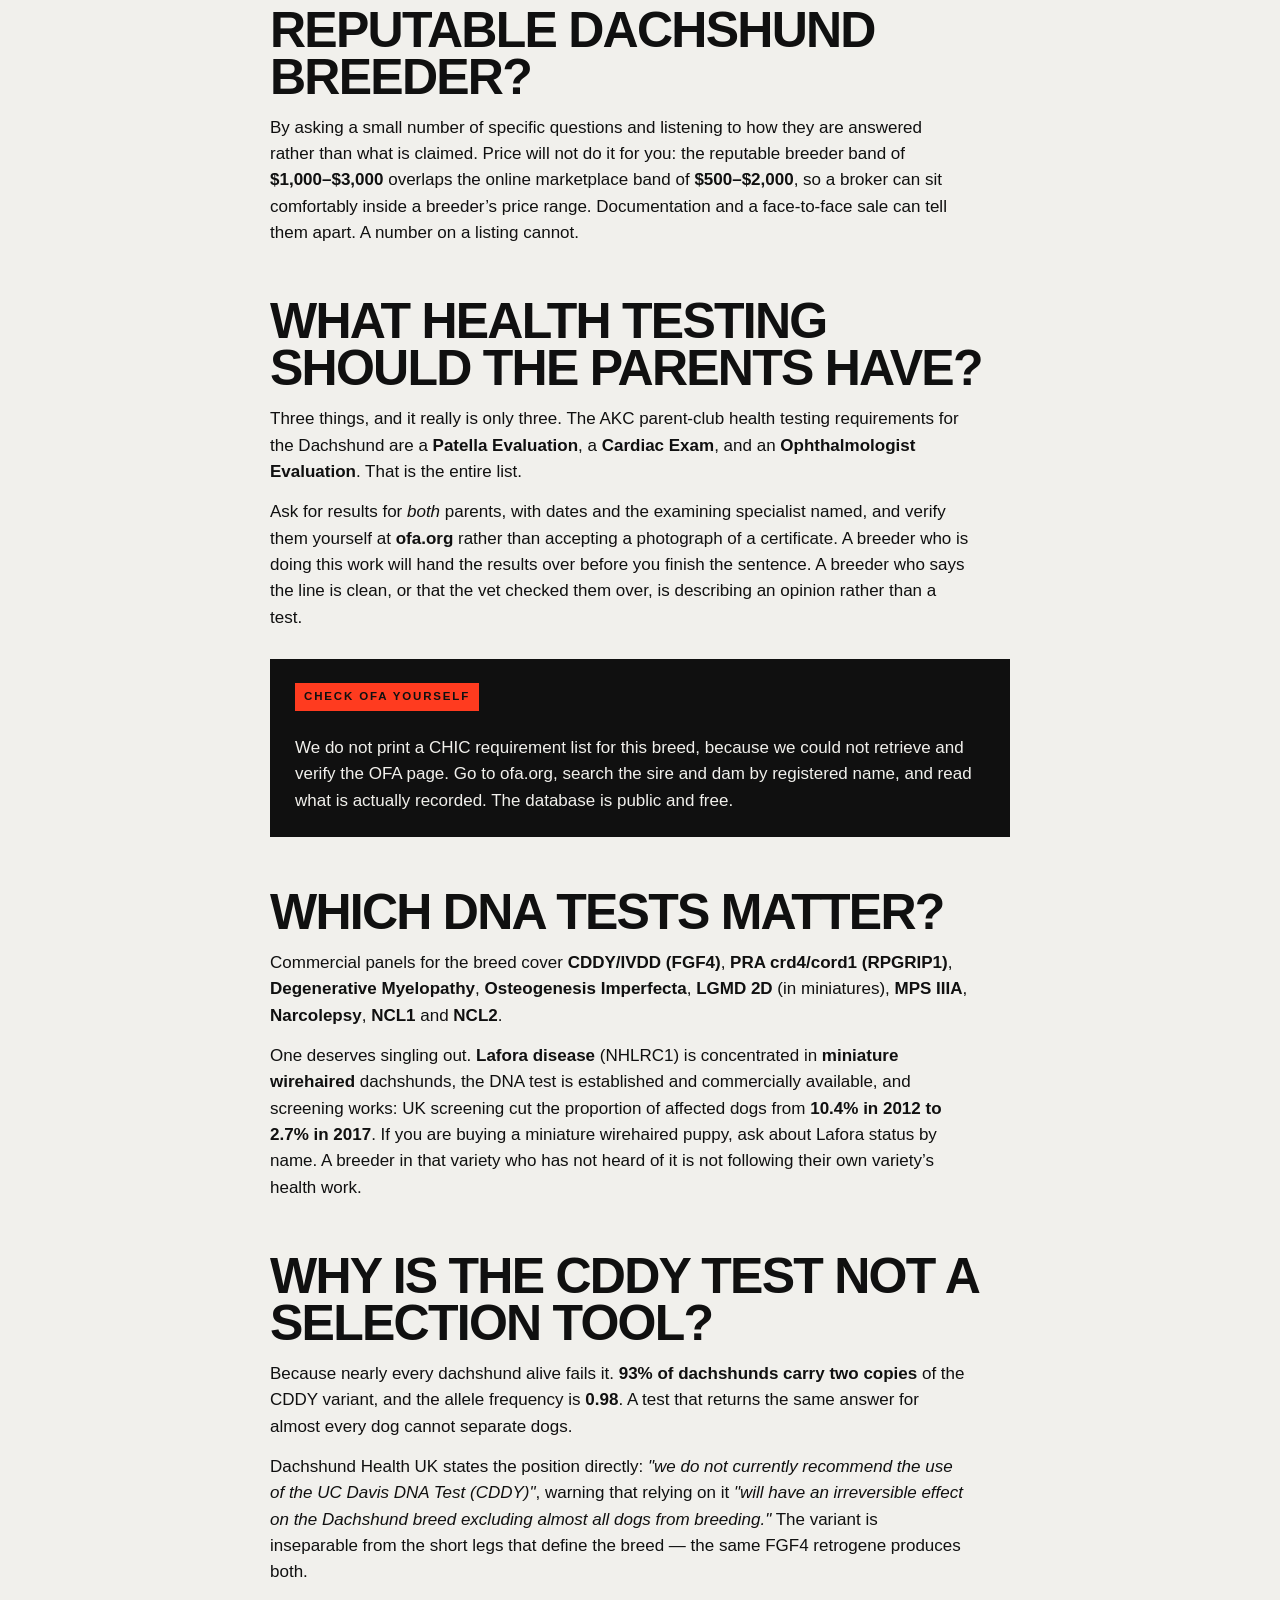
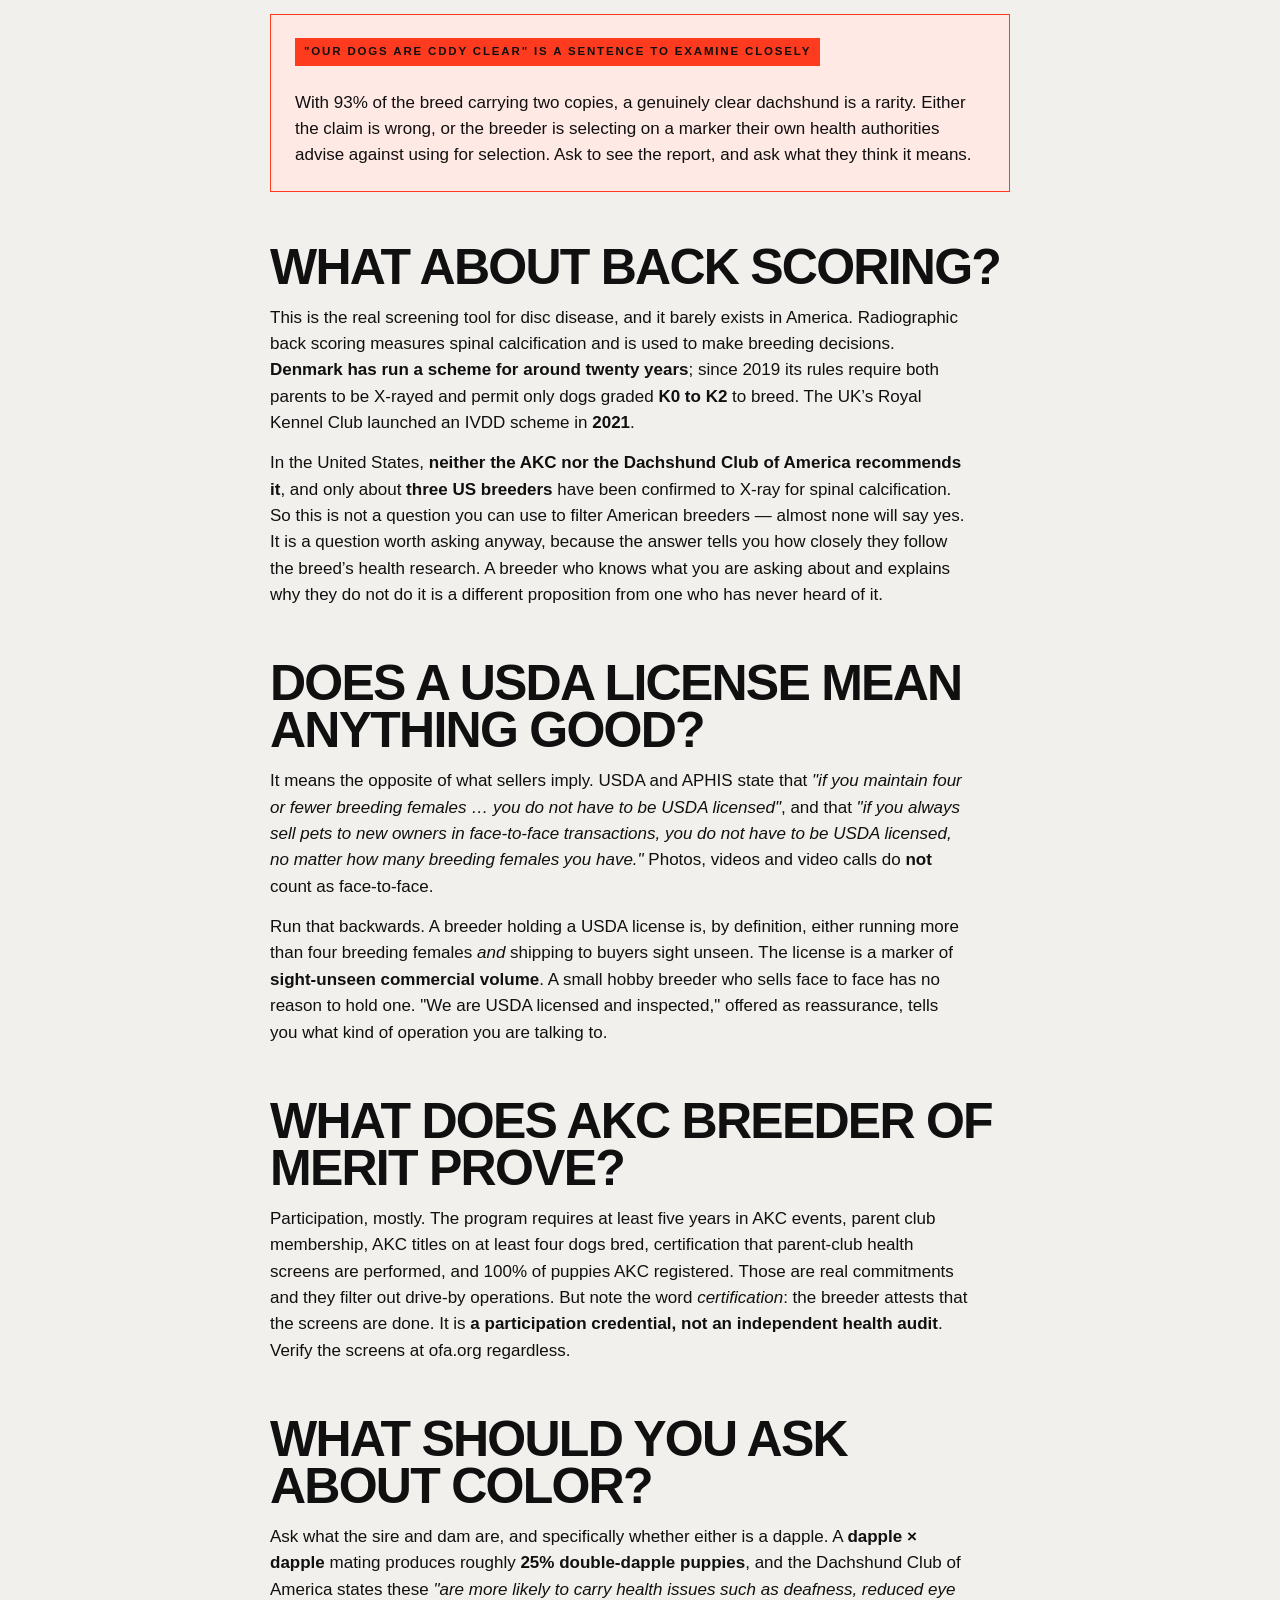
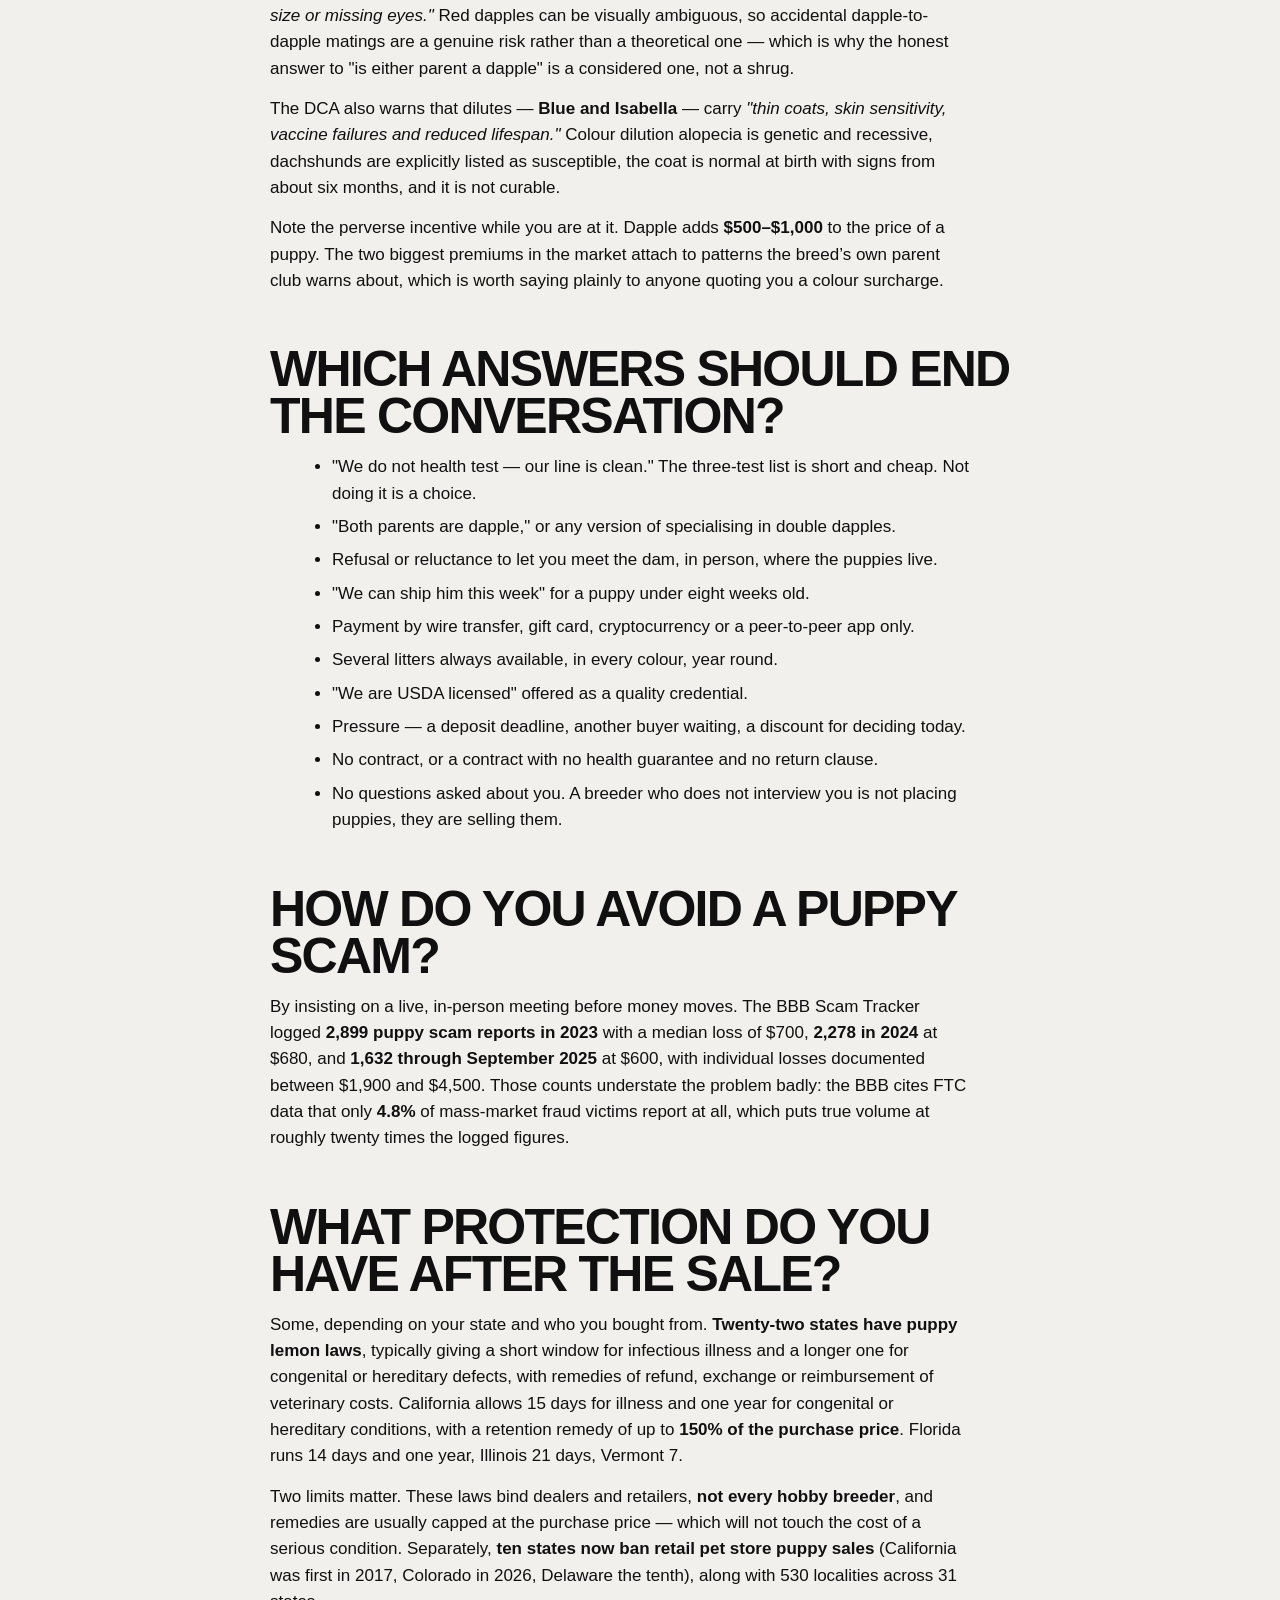
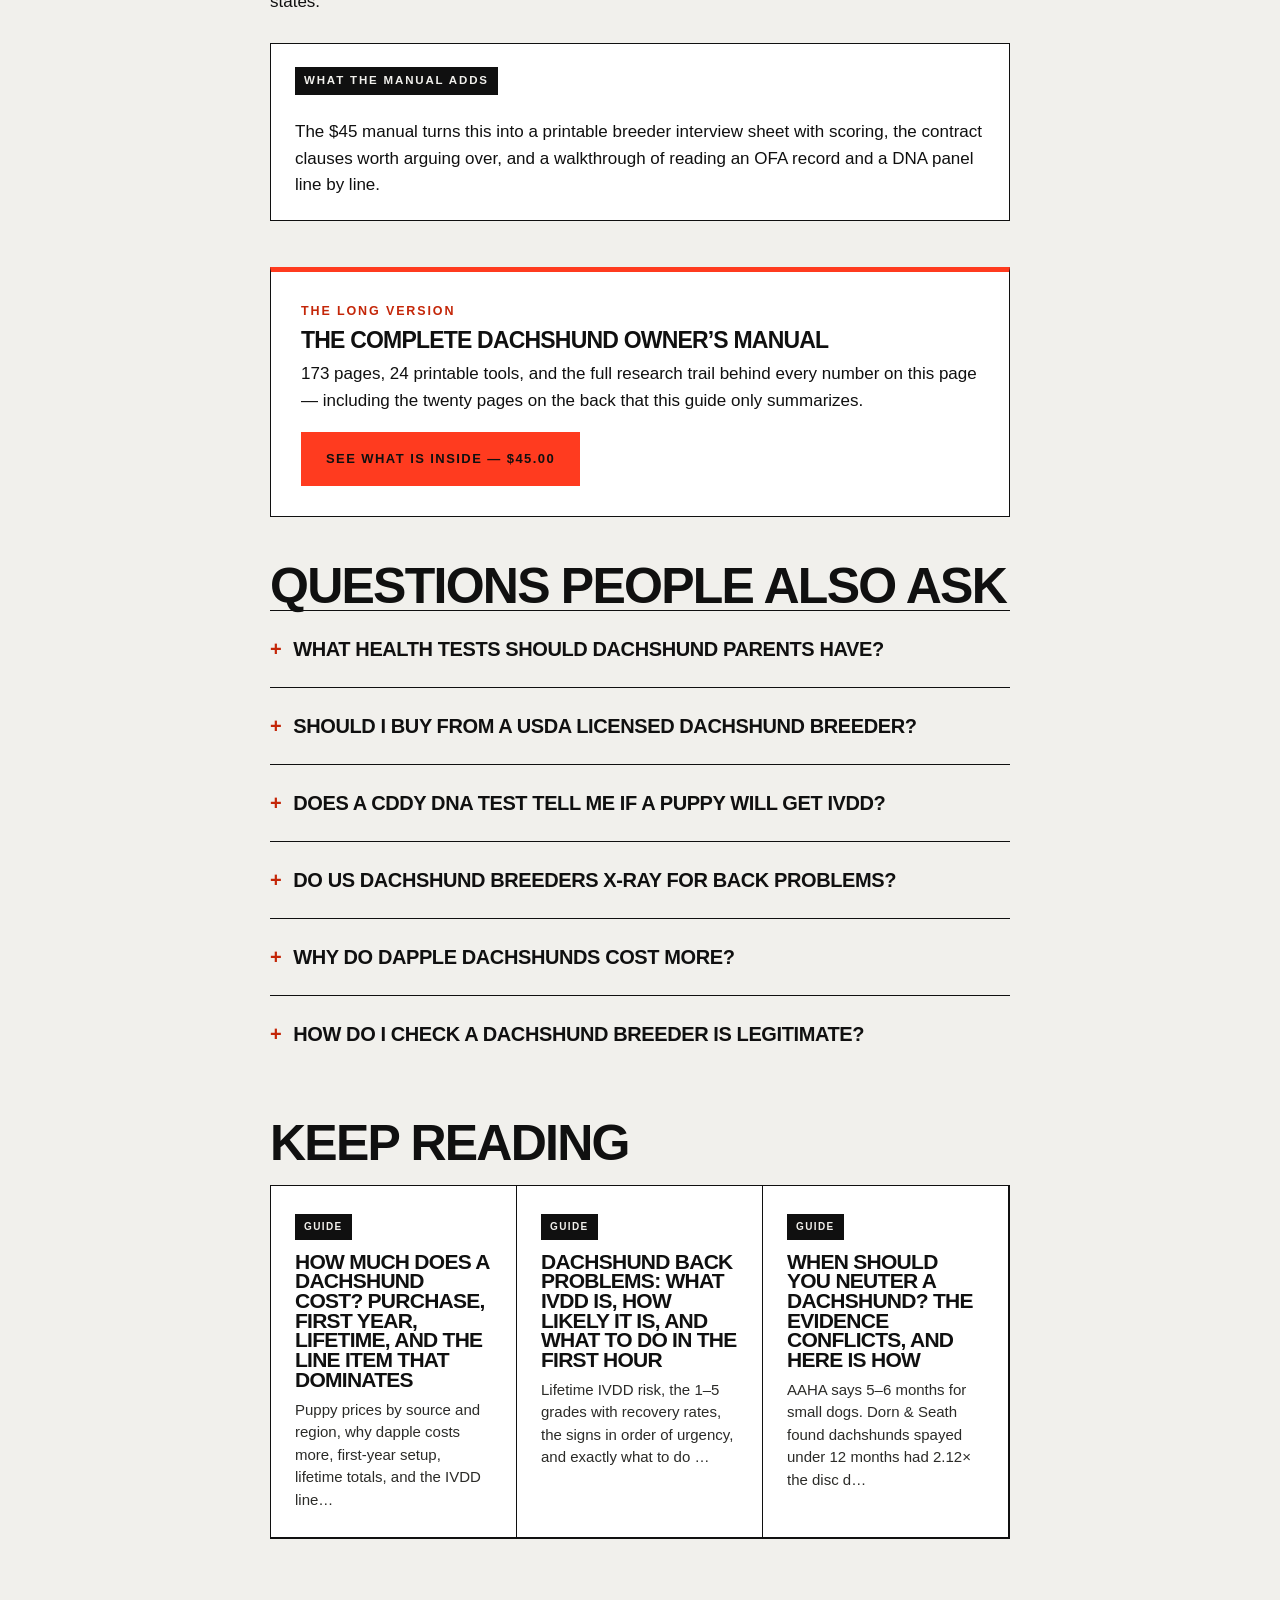
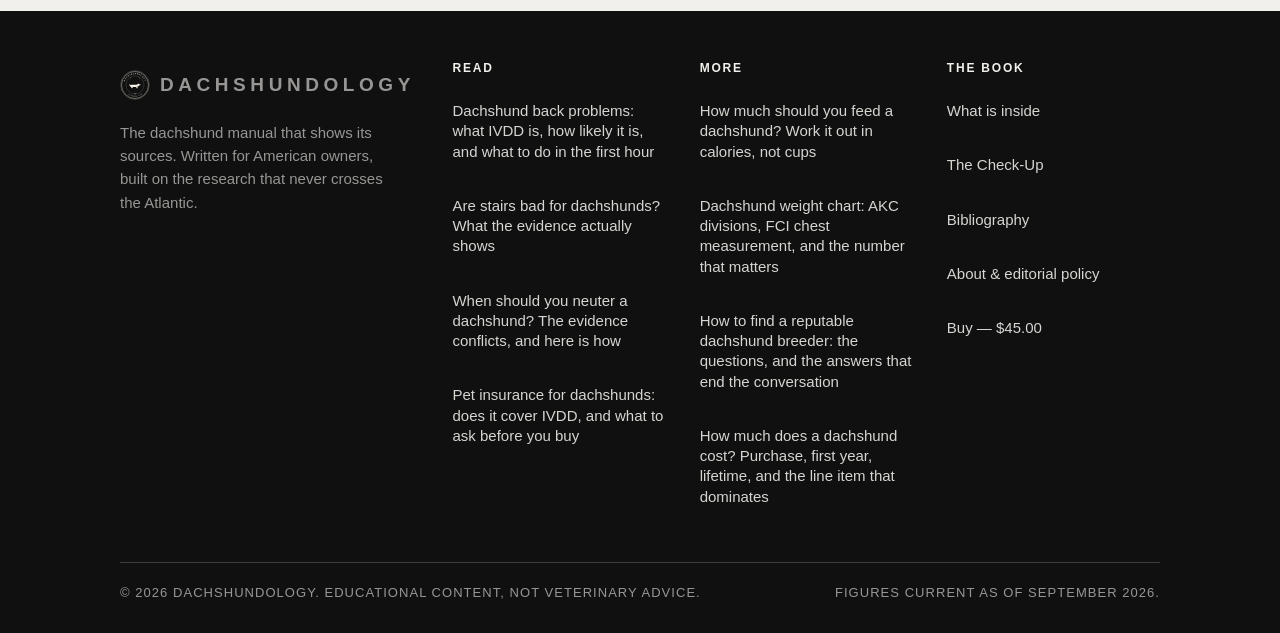
<file: guides/questions-to-ask-a-dachshund-breeder.html>
<!doctype html><html lang="en"><head>
<meta charset="utf-8"><meta name="viewport" content="width=device-width,initial-scale=1">
<title>Questions to Ask a Dachshund Breeder (and Red Flags)</title>
<meta name="description" content="The three-item AKC parent-club health test list, the DNA panel that matters, why the CDDY test is useless for selection, and what a USDA license really signals.">
<link rel="canonical" href="https://dachshundology.vercel.app/guides/questions-to-ask-a-dachshund-breeder/">
<meta name="robots" content="noindex, nofollow">
<meta property="og:type" content="website"><meta property="og:site_name" content="Dachshundology">
<meta property="og:title" content="Questions to Ask a Dachshund Breeder (and Red Flags)"><meta property="og:description" content="The three-item AKC parent-club health test list, the DNA panel that matters, why the CDDY test is useless for selection, and what a USDA license really signals.">
<meta property="og:url" content="https://dachshundology.vercel.app/guides/questions-to-ask-a-dachshund-breeder/"><meta name="twitter:card" content="summary_large_image">
<link rel="preconnect" href="https://fonts.googleapis.com"><link rel="preconnect" href="https://fonts.gstatic.com" crossorigin>
<link rel="stylesheet" href="https://fonts.googleapis.com/css2?family=Libre+Baskerville:ital,wght@0,400;0,700;1,400&family=EB+Garamond:ital,wght@0,400;0,500;0,600;1,400&family=Jost:wght@400;500&family=Parisienne&display=swap">
<link rel="stylesheet" href="/assets/site.css">
<link rel="icon" href="/assets/favicon.svg" type="image/svg+xml">
<script type="application/ld+json">{"@context":"https://schema.org","@type":"Article","headline":"How to find a reputable dachshund breeder: the questions, and the answers that end the conversation","description":"The three-item AKC parent-club health test list, the DNA panel that matters, why the CDDY test is useless for selection, and what a USDA license really signals.","datePublished":"2026-09-12","dateModified":"2026-09-12","inLanguage":"en-US","author":{"@type":"Organization","name":"Dachshundology"},"publisher":{"@type":"Organization","name":"Dachshundology"},"mainEntityOfPage":{"@type":"WebPage","@id":"https://dachshundology.vercel.app/guides/questions-to-ask-a-dachshund-breeder/"},"about":{"@type":"Thing","name":"Dachshund"}}</script><script type="application/ld+json">{"@context":"https://schema.org","@type":"FAQPage","mainEntity":[{"@type":"Question","name":"What health tests should dachshund parents have?","acceptedAnswer":{"@type":"Answer","text":"The AKC parent-club list for the breed is exactly three: a patella evaluation, a cardiac exam and an ophthalmologist evaluation. Ask for both parents, with dates and the examining specialist named, and verify them at ofa.org rather than accepting a photo of a certificate. Add the Lafora DNA test for miniature wirehaired lines."}},{"@type":"Question","name":"Should I buy from a USDA licensed dachshund breeder?","acceptedAnswer":{"@type":"Answer","text":"A USDA license is not a quality mark. USDA and APHIS state that breeders with four or fewer breeding females, or who always sell face-to-face, need no license regardless of volume. Holding one therefore indicates larger-scale, sight-unseen selling. Photos, videos and video calls do not count as face-to-face."}},{"@type":"Question","name":"Does a CDDY DNA test tell me if a puppy will get IVDD?","acceptedAnswer":{"@type":"Answer","text":"No. About 93% of dachshunds carry two copies and the allele frequency is 0.98, so the test returns the same answer for nearly every dog. Dachshund Health UK does not recommend using it for selection, warning it would exclude almost all dogs from breeding. It is not a screening tool for buyers."}},{"@type":"Question","name":"Do US dachshund breeders X-ray for back problems?","acceptedAnswer":{"@type":"Answer","text":"Almost none. Denmark has scored spinal calcification for around twenty years and since 2019 requires both parents X-rayed with only K0–K2 grades permitted to breed. The UK launched a scheme in 2021. In the US neither the AKC nor the DCA recommends it, and only about three breeders are confirmed to do it."}},{"@type":"Question","name":"Why do dapple dachshunds cost more?","acceptedAnswer":{"@type":"Answer","text":"Because buyers pay more for the pattern, which adds $500–$1,000 to the price. The Dachshund Club of America warns that dapple-to-dapple matings produce roughly 25% double dapples, more likely to carry deafness, reduced eye size or missing eyes. The premium and the parent club’s warning point in opposite directions."}},{"@type":"Question","name":"How do I check a dachshund breeder is legitimate?","acceptedAnswer":{"@type":"Answer","text":"Verify the parents’ health results yourself at ofa.org, meet the dam in person where the puppies live, and refuse wire transfers, gift cards or crypto. The BBB logged 2,278 puppy scam reports in 2024 at a $680 median loss, and cites FTC data that only 4.8% of fraud victims report at all."}}]}</script><script type="application/ld+json">{"@context":"https://schema.org","@type":"BreadcrumbList","itemListElement":[{"@type":"ListItem","position":1,"name":"Home","item":"https://dachshundology.vercel.app/"},{"@type":"ListItem","position":2,"name":"Guides","item":"https://dachshundology.vercel.app/guides/"},{"@type":"ListItem","position":3,"name":"How to find a reputable dachshund breeder: the questions, and the answers that end the conversation","item":"https://dachshundology.vercel.app/guides/questions-to-ask-a-dachshund-breeder/"}]}</script></head>
<body class="">
<header class="site"><div class="wrap bar">
  <a class="brandmark" href="/"><svg viewBox="0 0 240 240" width="34" xmlns="http://www.w3.org/2000/svg">
    <defs>
      <path id="c4izul5t" d="M120 120 m-86 0 a86 86 0 1 1 172 0" fill="none"/>
      <path id="c4izul5b" d="M120 120 m86 0 a86 86 0 1 1 -172 0" fill="none"/>
    </defs>
    <circle cx="120" cy="120" r="115" fill="none" stroke="#F6F1E4" stroke-width="1.4"/>
    <circle cx="120" cy="120" r="108" fill="none" stroke="#F6F1E4" stroke-width="3"/>
    <circle cx="120" cy="120" r="72" fill="none" stroke="#F6F1E4" stroke-width="1"/>
    <text font-family="TeX Gyre Heros" font-size="15" letter-spacing="4.2" fill="#F6F1E4">
      <textPath href="#c4izul5t" startOffset="50%" text-anchor="middle">DACHSHUNDOLOGY</textPath></text>
    <text font-family="TeX Gyre Heros" font-size="11" letter-spacing="3.4" fill="#F6F1E4">
      <textPath href="#c4izul5b" startOffset="50%" text-anchor="middle">EST. MMXXVI</textPath></text>
    <g transform="translate(120,126)">
      <g transform="translate(-52,-22) scale(0.208)">
    <g fill="#F6F1E4">
      <rect x="96" y="128" width="27" height="72" rx="13"/><rect x="134" y="130" width="27" height="70" rx="13"/>
      <rect x="296" y="132" width="24" height="68" rx="12"/><rect x="326" y="130" width="24" height="70" rx="12"/>
      <path d="M40 92 C60 66 88 62 120 64 L300 64 C328 64 338 58 350 48 C364 36 376 32 392 33 C410 34 420 44 423 56 L462 62 C473 64 474 76 464 78 L426 82 C420 94 406 100 392 100 C372 101 356 112 350 128 C346 143 330 151 310 151 L152 151 C120 151 98 146 84 136 C66 124 52 110 40 92 Z"/>
      <ellipse cx="116" cy="118" rx="42" ry="38"/>
      <path d="M46 96 C30 70 30 44 44 26 C52 36 54 56 58 70 C62 82 68 90 74 96 Z"/>
      <path d="M380 44 C404 40 414 58 412 82 C410 108 396 124 378 124 C360 124 352 106 354 84 C356 62 364 48 380 44 Z"/>
    </g>
    <circle cx="407" cy="60" r="5" fill="#1E4032"/>
  </g>
    </g>
    <path d="M120 196 l-5 -9 h10 z" fill="#F6F1E4"/>
    <circle cx="86" cy="63" r="2.6" fill="#F6F1E4"/><circle cx="154" cy="63" r="2.6" fill="#F6F1E4"/>
  </svg><span>Dachshundology</span></a>
  <nav><a href="/the-manual">The Manual</a><a href="/guides">Free Guides</a><a href="/check-up">Check-Up</a><a href="/about">About</a>
  <a class="cta-nav" href="/the-manual">The manual</a></nav>
</div></header>
<div class="stripe"></div>
<div class="wrap"><div class="crumbs"><a href="/">Home</a> › <a href="/guides">Guides</a> › How to find a reputable dachshund breeder: the questions, and the answers that end the conversation</div></div>
<section style="padding-top:8px">
 <div class="wrap narrow">
  <h1 style="font-size:clamp(32px,5vw,50px)">How to find a reputable dachshund breeder: the questions, and the answers that end the conversation</h1>
  <div class="sub">how to find a reputable dachshund breeder</div>
  <p class="meta" style="margin-top:14px">Updated 2026-09-12 · Every figure sourced · <a href="/about">Editorial policy</a></p>
  <div class="answer" style="margin:28px 0"><strong>Short answer</strong>Ask three things first: whether the sire and dam have had a patella evaluation, a cardiac exam and an ophthalmologist evaluation. That is the entire AKC parent-club health testing list for the breed. Then ask for the DNA panel and whether the sale is face-to-face. A USDA license signals sight-unseen commercial volume, not quality.</div>
  <div class="facts"><div class="label">Key numbers</div><dl>
    <dt>AKC parent-club health tests</dt><dd>Patella, cardiac, ophthalmologist — three total</dd><dt>CDDY carrier rate</dt><dd>93% carry two copies; allele frequency 0.98</dd><dt>Lafora screening effect (UK)</dt><dd>10.4% affected in 2012 to 2.7% in 2017</dd><dt>USDA license threshold</dt><dd>Over four breeding females and sight-unseen sales</dd><dt>Double dapple</dt><dd>About 25% of a dapple × dapple litter</dd><dt>Puppy scam reports, 2024</dt><dd>2,278 reports, $680 median loss</dd>
    <div class="src">Sources: AKC breed health testing requirements · Dachshund Health UK · USDA/APHIS via AKC · Dachshund Club of America · BBB Scam Tracker</div></dl></div>
  <nav class="toc"><div class="label" style="color:var(--camel)">On this page</div>
    <ol><li><a href="#how-do-you-find-a-reputable-dachshund-breeder">How do you find a reputable dachshund breeder?</a></li><li><a href="#what-health-testing-should-the-parents-have">What health testing should the parents have?</a></li><li><a href="#which-dna-tests-matter">Which DNA tests matter?</a></li><li><a href="#why-is-the-cddy-test-not-a-selection-tool">Why is the CDDY test not a selection tool?</a></li><li><a href="#what-about-back-scoring">What about back scoring?</a></li><li><a href="#does-a-usda-license-mean-anything-good">Does a USDA license mean anything good?</a></li><li><a href="#what-does-akc-breeder-of-merit-prove">What does AKC Breeder of Merit prove?</a></li><li><a href="#what-should-you-ask-about-color">What should you ask about color?</a></li><li><a href="#which-answers-should-end-the-conversation">Which answers should end the conversation?</a></li><li><a href="#how-do-you-avoid-a-puppy-scam">How do you avoid a puppy scam?</a></li><li><a href="#what-protection-do-you-have-after-the-sale">What protection do you have after the sale?</a></li></ol></nav>
  <article><h2 id="how-do-you-find-a-reputable-dachshund-breeder">How do you find a reputable dachshund breeder?</h2>
<p>By asking a small number of specific questions and listening to how they are answered rather than what is claimed. Price will not do it for you: the reputable breeder band of <strong>$1,000–$3,000</strong> overlaps the online marketplace band of <strong>$500–$2,000</strong>, so a broker can sit comfortably inside a breeder’s price range. Documentation and a face-to-face sale can tell them apart. A number on a listing cannot.</p>
<h2 id="what-health-testing-should-the-parents-have">What health testing should the parents have?</h2>
<p>Three things, and it really is only three. The AKC parent-club health testing requirements for the Dachshund are a <strong>Patella Evaluation</strong>, a <strong>Cardiac Exam</strong>, and an <strong>Ophthalmologist Evaluation</strong>. That is the entire list.</p>
<p>Ask for results for <em>both</em> parents, with dates and the examining specialist named, and verify them yourself at <strong>ofa.org</strong> rather than accepting a photograph of a certificate. A breeder who is doing this work will hand the results over before you finish the sentence. A breeder who says the line is clean, or that the vet checked them over, is describing an opinion rather than a test.</p>
<div class="callout evidence"><div class="t">Check OFA yourself</div><p>We do not print a CHIC requirement list for this breed, because we could not retrieve and verify the OFA page. Go to ofa.org, search the sire and dam by registered name, and read what is actually recorded. The database is public and free.</p></div>
<h2 id="which-dna-tests-matter">Which DNA tests matter?</h2>
<p>Commercial panels for the breed cover <strong>CDDY/IVDD (FGF4)</strong>, <strong>PRA crd4/cord1 (RPGRIP1)</strong>, <strong>Degenerative Myelopathy</strong>, <strong>Osteogenesis Imperfecta</strong>, <strong>LGMD 2D</strong> (in miniatures), <strong>MPS IIIA</strong>, <strong>Narcolepsy</strong>, <strong>NCL1</strong> and <strong>NCL2</strong>.</p>
<p>One deserves singling out. <strong>Lafora disease</strong> (NHLRC1) is concentrated in <strong>miniature wirehaired</strong> dachshunds, the DNA test is established and commercially available, and screening works: UK screening cut the proportion of affected dogs from <strong>10.4% in 2012 to 2.7% in 2017</strong>. If you are buying a miniature wirehaired puppy, ask about Lafora status by name. A breeder in that variety who has not heard of it is not following their own variety’s health work.</p>
<h2 id="why-is-the-cddy-test-not-a-selection-tool">Why is the CDDY test not a selection tool?</h2>
<p>Because nearly every dachshund alive fails it. <strong>93% of dachshunds carry two copies</strong> of the CDDY variant, and the allele frequency is <strong>0.98</strong>. A test that returns the same answer for almost every dog cannot separate dogs.</p>
<p>Dachshund Health UK states the position directly: <em>"we do not currently recommend the use of the UC Davis DNA Test (CDDY)"</em>, warning that relying on it <em>"will have an irreversible effect on the Dachshund breed excluding almost all dogs from breeding."</em> The variant is inseparable from the short legs that define the breed — the same FGF4 retrogene produces both.</p>
<div class="callout warn"><div class="t">"Our dogs are CDDY clear" is a sentence to examine closely</div><p>With 93% of the breed carrying two copies, a genuinely clear dachshund is a rarity. Either the claim is wrong, or the breeder is selecting on a marker their own health authorities advise against using for selection. Ask to see the report, and ask what they think it means.</p></div>
<h2 id="what-about-back-scoring">What about back scoring?</h2>
<p>This is the real screening tool for disc disease, and it barely exists in America. Radiographic back scoring measures spinal calcification and is used to make breeding decisions. <strong>Denmark has run a scheme for around twenty years</strong>; since 2019 its rules require both parents to be X-rayed and permit only dogs graded <strong>K0 to K2</strong> to breed. The UK’s Royal Kennel Club launched an IVDD scheme in <strong>2021</strong>.</p>
<p>In the United States, <strong>neither the AKC nor the Dachshund Club of America recommends it</strong>, and only about <strong>three US breeders</strong> have been confirmed to X-ray for spinal calcification. So this is not a question you can use to filter American breeders — almost none will say yes. It is a question worth asking anyway, because the answer tells you how closely they follow the breed’s health research. A breeder who knows what you are asking about and explains why they do not do it is a different proposition from one who has never heard of it.</p>
<h2 id="does-a-usda-license-mean-anything-good">Does a USDA license mean anything good?</h2>
<p>It means the opposite of what sellers imply. USDA and APHIS state that <em>"if you maintain four or fewer breeding females … you do not have to be USDA licensed"</em>, and that <em>"if you always sell pets to new owners in face-to-face transactions, you do not have to be USDA licensed, no matter how many breeding females you have."</em> Photos, videos and video calls do <strong>not</strong> count as face-to-face.</p>
<p>Run that backwards. A breeder holding a USDA license is, by definition, either running more than four breeding females <em>and</em> shipping to buyers sight unseen. The license is a marker of <strong>sight-unseen commercial volume</strong>. A small hobby breeder who sells face to face has no reason to hold one. "We are USDA licensed and inspected," offered as reassurance, tells you what kind of operation you are talking to.</p>
<h2 id="what-does-akc-breeder-of-merit-prove">What does AKC Breeder of Merit prove?</h2>
<p>Participation, mostly. The program requires at least five years in AKC events, parent club membership, AKC titles on at least four dogs bred, certification that parent-club health screens are performed, and 100% of puppies AKC registered. Those are real commitments and they filter out drive-by operations. But note the word <em>certification</em>: the breeder attests that the screens are done. It is <strong>a participation credential, not an independent health audit</strong>. Verify the screens at ofa.org regardless.</p>
<h2 id="what-should-you-ask-about-color">What should you ask about color?</h2>
<p>Ask what the sire and dam are, and specifically whether either is a dapple. A <strong>dapple × dapple</strong> mating produces roughly <strong>25% double-dapple puppies</strong>, and the Dachshund Club of America states these <em>"are more likely to carry health issues such as deafness, reduced eye size or missing eyes."</em> Red dapples can be visually ambiguous, so accidental dapple-to-dapple matings are a genuine risk rather than a theoretical one — which is why the honest answer to "is either parent a dapple" is a considered one, not a shrug.</p>
<p>The DCA also warns that dilutes — <strong>Blue and Isabella</strong> — carry <em>"thin coats, skin sensitivity, vaccine failures and reduced lifespan."</em> Colour dilution alopecia is genetic and recessive, dachshunds are explicitly listed as susceptible, the coat is normal at birth with signs from about six months, and it is not curable.</p>
<p>Note the perverse incentive while you are at it. Dapple adds <strong>$500–$1,000</strong> to the price of a puppy. The two biggest premiums in the market attach to patterns the breed’s own parent club warns about, which is worth saying plainly to anyone quoting you a colour surcharge.</p>
<h2 id="which-answers-should-end-the-conversation">Which answers should end the conversation?</h2>
<ul><li>"We do not health test — our line is clean." The three-test list is short and cheap. Not doing it is a choice.</li><li>"Both parents are dapple," or any version of specialising in double dapples.</li><li>Refusal or reluctance to let you meet the dam, in person, where the puppies live.</li><li>"We can ship him this week" for a puppy under eight weeks old.</li><li>Payment by wire transfer, gift card, cryptocurrency or a peer-to-peer app only.</li><li>Several litters always available, in every colour, year round.</li><li>"We are USDA licensed" offered as a quality credential.</li><li>Pressure — a deposit deadline, another buyer waiting, a discount for deciding today.</li><li>No contract, or a contract with no health guarantee and no return clause.</li><li>No questions asked about you. A breeder who does not interview you is not placing puppies, they are selling them.</li></ul>
<h2 id="how-do-you-avoid-a-puppy-scam">How do you avoid a puppy scam?</h2>
<p>By insisting on a live, in-person meeting before money moves. The BBB Scam Tracker logged <strong>2,899 puppy scam reports in 2023</strong> with a median loss of $700, <strong>2,278 in 2024</strong> at $680, and <strong>1,632 through September 2025</strong> at $600, with individual losses documented between $1,900 and $4,500. Those counts understate the problem badly: the BBB cites FTC data that only <strong>4.8%</strong> of mass-market fraud victims report at all, which puts true volume at roughly twenty times the logged figures.</p>
<h2 id="what-protection-do-you-have-after-the-sale">What protection do you have after the sale?</h2>
<p>Some, depending on your state and who you bought from. <strong>Twenty-two states have puppy lemon laws</strong>, typically giving a short window for infectious illness and a longer one for congenital or hereditary defects, with remedies of refund, exchange or reimbursement of veterinary costs. California allows 15 days for illness and one year for congenital or hereditary conditions, with a retention remedy of up to <strong>150% of the purchase price</strong>. Florida runs 14 days and one year, Illinois 21 days, Vermont 7.</p>
<p>Two limits matter. These laws bind dealers and retailers, <strong>not every hobby breeder</strong>, and remedies are usually capped at the purchase price — which will not touch the cost of a serious condition. Separately, <strong>ten states now ban retail pet store puppy sales</strong> (California was first in 2017, Colorado in 2026, Delaware the tenth), along with 530 localities across 31 states.</p>
<div class="callout note"><div class="t">What the manual adds</div><p>The $45 manual turns this into a printable breeder interview sheet with scoring, the contract clauses worth arguing over, and a walkthrough of reading an OFA record and a DNA panel line by line.</p></div></article>

  <div class="sell">
    <div class="label" style="color:var(--camel)">The long version</div>
    <h3 style="margin:8px 0 10px">The Complete Dachshund Owner’s Manual</h3>
    <p style="margin:0 0 18px">173 pages, 24 printable tools, and the full research trail behind every number on
    this page — including the twenty pages on the back that this guide only summarizes.</p>
    <a class="btn" href="/the-manual">See what is inside — $45.00</a>
  </div>

  <h2 id="faq">Questions people also ask</h2>
  <div class="faq"><details><summary>What health tests should dachshund parents have?</summary><p>The AKC parent-club list for the breed is exactly three: a patella evaluation, a cardiac exam and an ophthalmologist evaluation. Ask for both parents, with dates and the examining specialist named, and verify them at ofa.org rather than accepting a photo of a certificate. Add the Lafora DNA test for miniature wirehaired lines.</p></details><details><summary>Should I buy from a USDA licensed dachshund breeder?</summary><p>A USDA license is not a quality mark. USDA and APHIS state that breeders with four or fewer breeding females, or who always sell face-to-face, need no license regardless of volume. Holding one therefore indicates larger-scale, sight-unseen selling. Photos, videos and video calls do not count as face-to-face.</p></details><details><summary>Does a CDDY DNA test tell me if a puppy will get IVDD?</summary><p>No. About 93% of dachshunds carry two copies and the allele frequency is 0.98, so the test returns the same answer for nearly every dog. Dachshund Health UK does not recommend using it for selection, warning it would exclude almost all dogs from breeding. It is not a screening tool for buyers.</p></details><details><summary>Do US dachshund breeders X-ray for back problems?</summary><p>Almost none. Denmark has scored spinal calcification for around twenty years and since 2019 requires both parents X-rayed with only K0–K2 grades permitted to breed. The UK launched a scheme in 2021. In the US neither the AKC nor the DCA recommends it, and only about three breeders are confirmed to do it.</p></details><details><summary>Why do dapple dachshunds cost more?</summary><p>Because buyers pay more for the pattern, which adds $500–$1,000 to the price. The Dachshund Club of America warns that dapple-to-dapple matings produce roughly 25% double dapples, more likely to carry deafness, reduced eye size or missing eyes. The premium and the parent club’s warning point in opposite directions.</p></details><details><summary>How do I check a dachshund breeder is legitimate?</summary><p>Verify the parents’ health results yourself at ofa.org, meet the dam in person where the puppies live, and refuse wire transfers, gift cards or crypto. The BBB logged 2,278 puppy scam reports in 2024 at a $680 median loss, and cites FTC data that only 4.8% of fraud victims report at all.</p></details></div>

  <h2 style="margin-top:48px">Keep reading</h2>
  <div class="grid g3" style="margin-top:18px"><a class="card" href="/guides/how-much-does-a-dachshund-cost"><div class="label">Guide</div><h3>How much does a dachshund cost? Purchase, first year, lifetime, and the line item that dominates</h3>
      <p>Puppy prices by source and region, why dapple costs more, first-year setup, lifetime totals, and the IVDD line…</p></a><a class="card" href="/guides/dachshund-back-problems-ivdd"><div class="label">Guide</div><h3>Dachshund back problems: what IVDD is, how likely it is, and what to do in the first hour</h3>
      <p>Lifetime IVDD risk, the 1–5 grades with recovery rates, the signs in order of urgency, and exactly what to do …</p></a><a class="card" href="/guides/when-to-neuter-a-dachshund"><div class="label">Guide</div><h3>When should you neuter a dachshund? The evidence conflicts, and here is how</h3>
      <p>AAHA says 5–6 months for small dogs. Dorn & Seath found dachshunds spayed under 12 months had 2.12× the disc d…</p></a></div>
 </div>
</section>
<footer class="site"><div class="wrap">
  <div class="fgrid">
    <div><div class="brandmark" style="letter-spacing:.24em"><svg viewBox="0 0 240 240" width="34" xmlns="http://www.w3.org/2000/svg">
    <defs>
      <path id="c4izul5t" d="M120 120 m-86 0 a86 86 0 1 1 172 0" fill="none"/>
      <path id="c4izul5b" d="M120 120 m86 0 a86 86 0 1 1 -172 0" fill="none"/>
    </defs>
    <circle cx="120" cy="120" r="115" fill="none" stroke="#F6F1E4" stroke-width="1.4"/>
    <circle cx="120" cy="120" r="108" fill="none" stroke="#F6F1E4" stroke-width="3"/>
    <circle cx="120" cy="120" r="72" fill="none" stroke="#F6F1E4" stroke-width="1"/>
    <text font-family="TeX Gyre Heros" font-size="15" letter-spacing="4.2" fill="#F6F1E4">
      <textPath href="#c4izul5t" startOffset="50%" text-anchor="middle">DACHSHUNDOLOGY</textPath></text>
    <text font-family="TeX Gyre Heros" font-size="11" letter-spacing="3.4" fill="#F6F1E4">
      <textPath href="#c4izul5b" startOffset="50%" text-anchor="middle">EST. MMXXVI</textPath></text>
    <g transform="translate(120,126)">
      <g transform="translate(-52,-22) scale(0.208)">
    <g fill="#F6F1E4">
      <rect x="96" y="128" width="27" height="72" rx="13"/><rect x="134" y="130" width="27" height="70" rx="13"/>
      <rect x="296" y="132" width="24" height="68" rx="12"/><rect x="326" y="130" width="24" height="70" rx="12"/>
      <path d="M40 92 C60 66 88 62 120 64 L300 64 C328 64 338 58 350 48 C364 36 376 32 392 33 C410 34 420 44 423 56 L462 62 C473 64 474 76 464 78 L426 82 C420 94 406 100 392 100 C372 101 356 112 350 128 C346 143 330 151 310 151 L152 151 C120 151 98 146 84 136 C66 124 52 110 40 92 Z"/>
      <ellipse cx="116" cy="118" rx="42" ry="38"/>
      <path d="M46 96 C30 70 30 44 44 26 C52 36 54 56 58 70 C62 82 68 90 74 96 Z"/>
      <path d="M380 44 C404 40 414 58 412 82 C410 108 396 124 378 124 C360 124 352 106 354 84 C356 62 364 48 380 44 Z"/>
    </g>
    <circle cx="407" cy="60" r="5" fill="#1E4032"/>
  </g>
    </g>
    <path d="M120 196 l-5 -9 h10 z" fill="#F6F1E4"/>
    <circle cx="86" cy="63" r="2.6" fill="#F6F1E4"/><circle cx="154" cy="63" r="2.6" fill="#F6F1E4"/>
  </svg><span>Dachshundology</span></div>
      <p style="margin-top:14px;max-width:34ch">The dachshund manual that shows its sources. Written for American
      owners, built on the research that never crosses the Atlantic.</p></div>
    <div><h4>Read</h4><ul><li><a href="/guides/dachshund-back-problems-ivdd">Dachshund back problems: what IVDD is, how likely it is, and what to do in the first hour</a></li><li><a href="/guides/are-stairs-bad-for-dachshunds">Are stairs bad for dachshunds? What the evidence actually shows</a></li><li><a href="/guides/when-to-neuter-a-dachshund">When should you neuter a dachshund? The evidence conflicts, and here is how</a></li><li><a href="/guides/pet-insurance-for-dachshunds">Pet insurance for dachshunds: does it cover IVDD, and what to ask before you buy</a></li></ul></div>
    <div><h4>More</h4><ul><li><a href="/guides/how-much-to-feed-a-dachshund">How much should you feed a dachshund? Work it out in calories, not cups</a></li><li><a href="/guides/dachshund-weight-chart">Dachshund weight chart: AKC divisions, FCI chest measurement, and the number that matters</a></li><li><a href="/guides/questions-to-ask-a-dachshund-breeder">How to find a reputable dachshund breeder: the questions, and the answers that end the conversation</a></li><li><a href="/guides/how-much-does-a-dachshund-cost">How much does a dachshund cost? Purchase, first year, lifetime, and the line item that dominates</a></li></ul></div>
    <div><h4>The book</h4><ul>
      <li><a href="/the-manual">What is inside</a></li><li><a href="/check-up">The Check-Up</a></li>
      <li><a href="/sources">Bibliography</a></li><li><a href="/about">About &amp; editorial policy</a></li>
      <li><a href="/the-manual">Buy — $45.00</a></li></ul></div>
  </div>
  <div class="fine"><span>© 2026 Dachshundology. Educational content, not veterinary advice.</span>
    <span>Figures current as of September 2026.</span></div>
</div></footer>
</body></html>
</file>
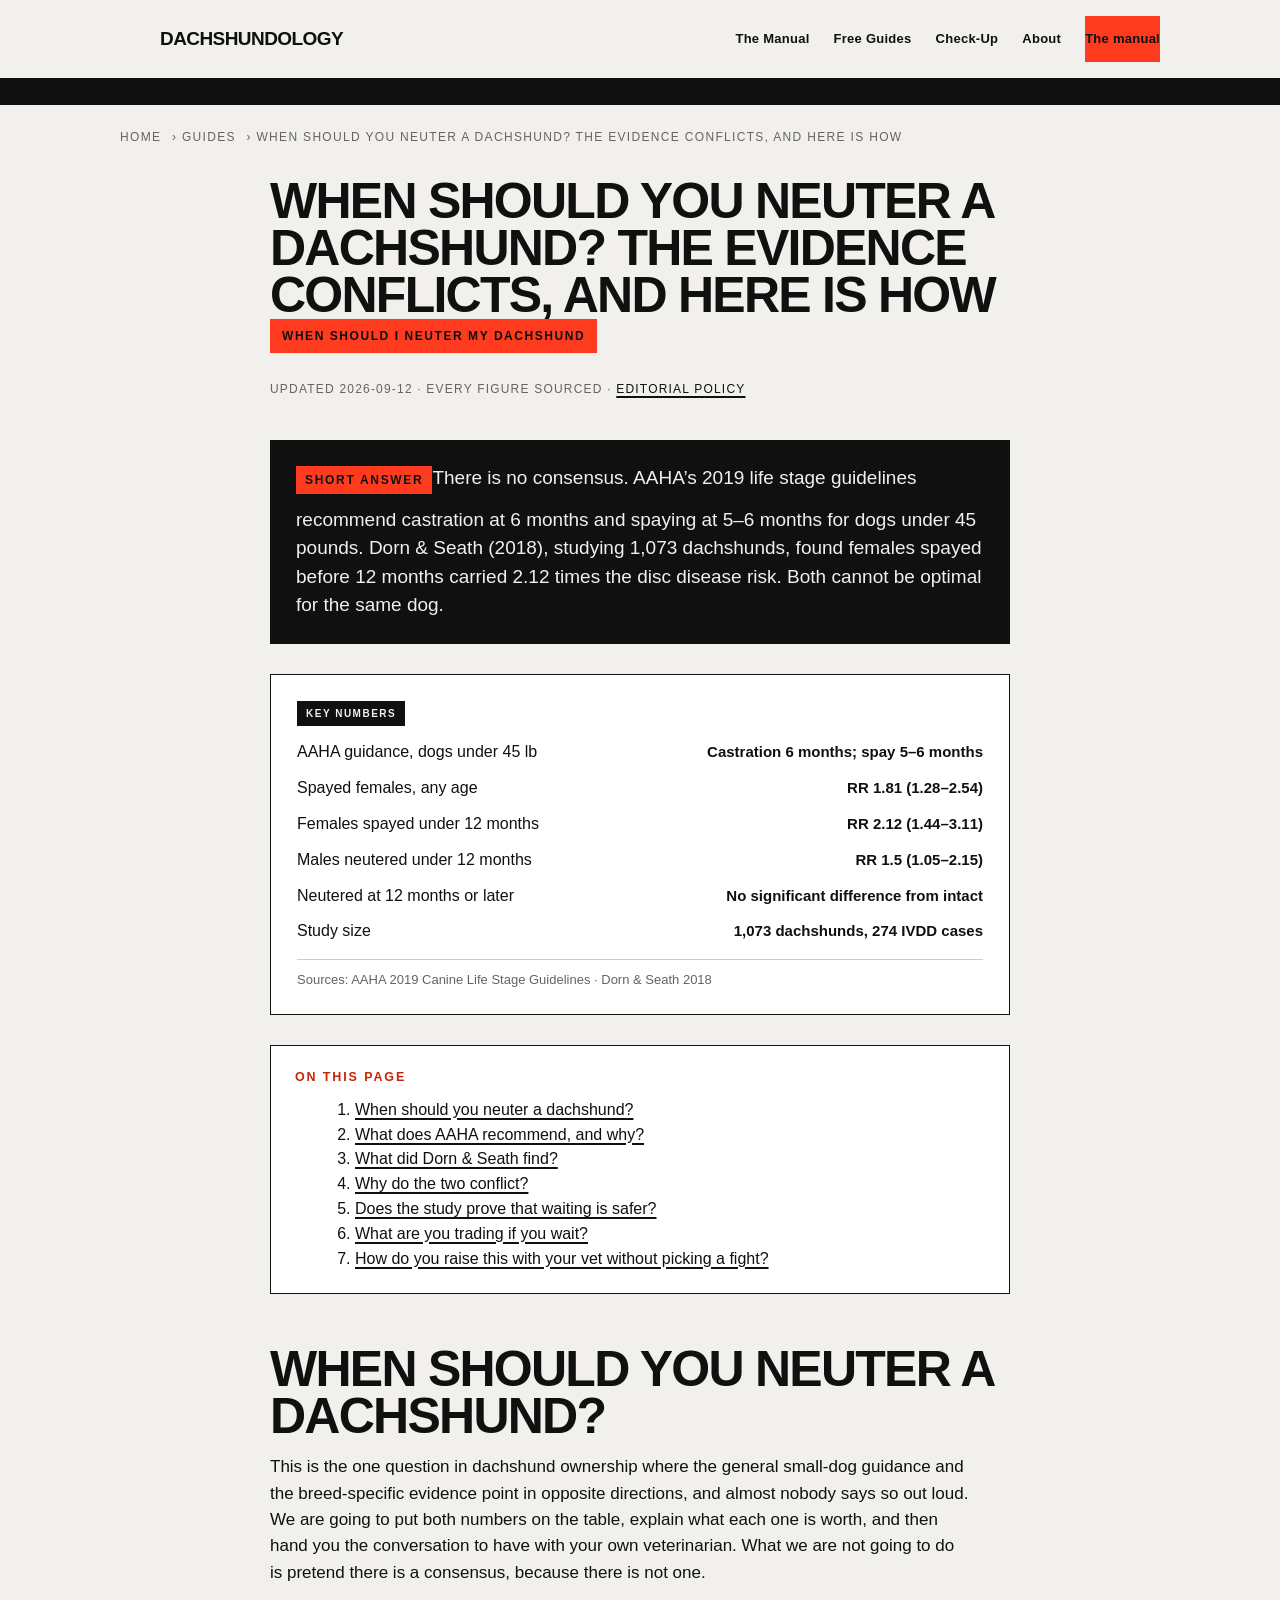
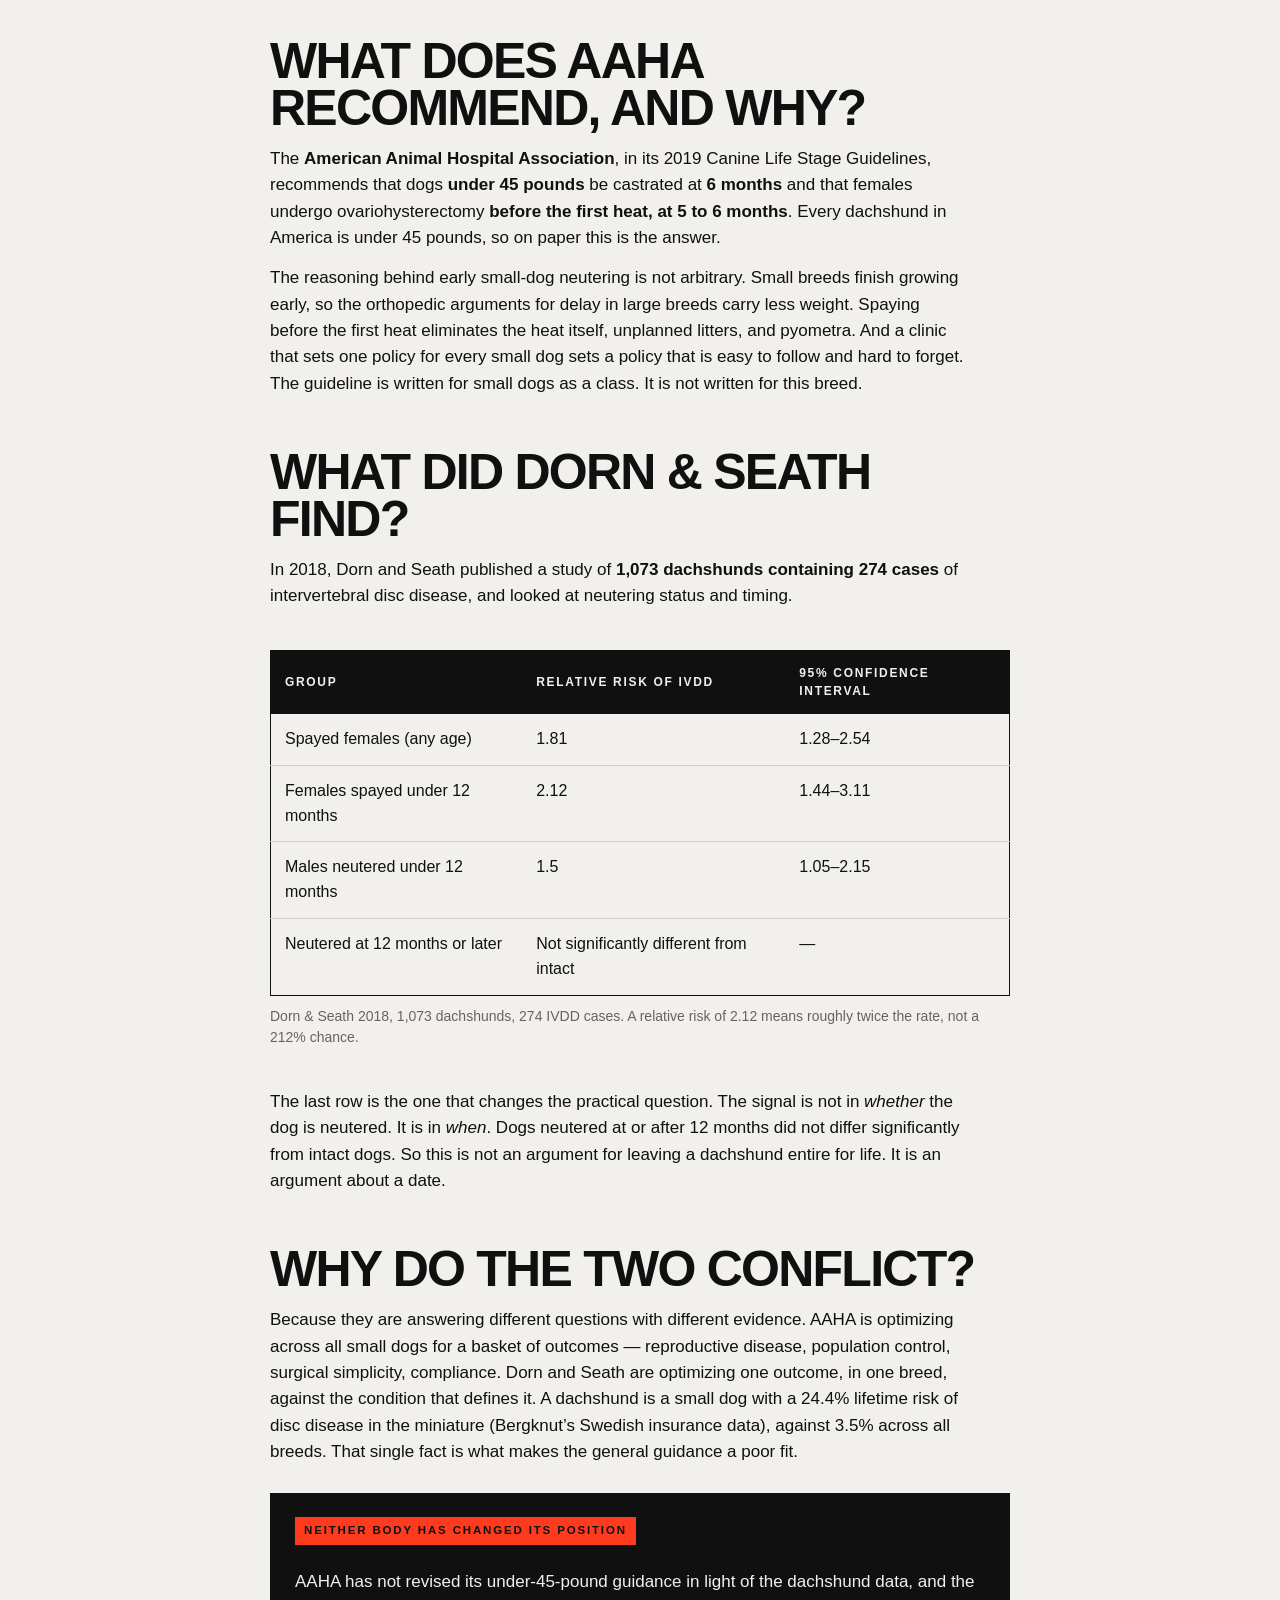
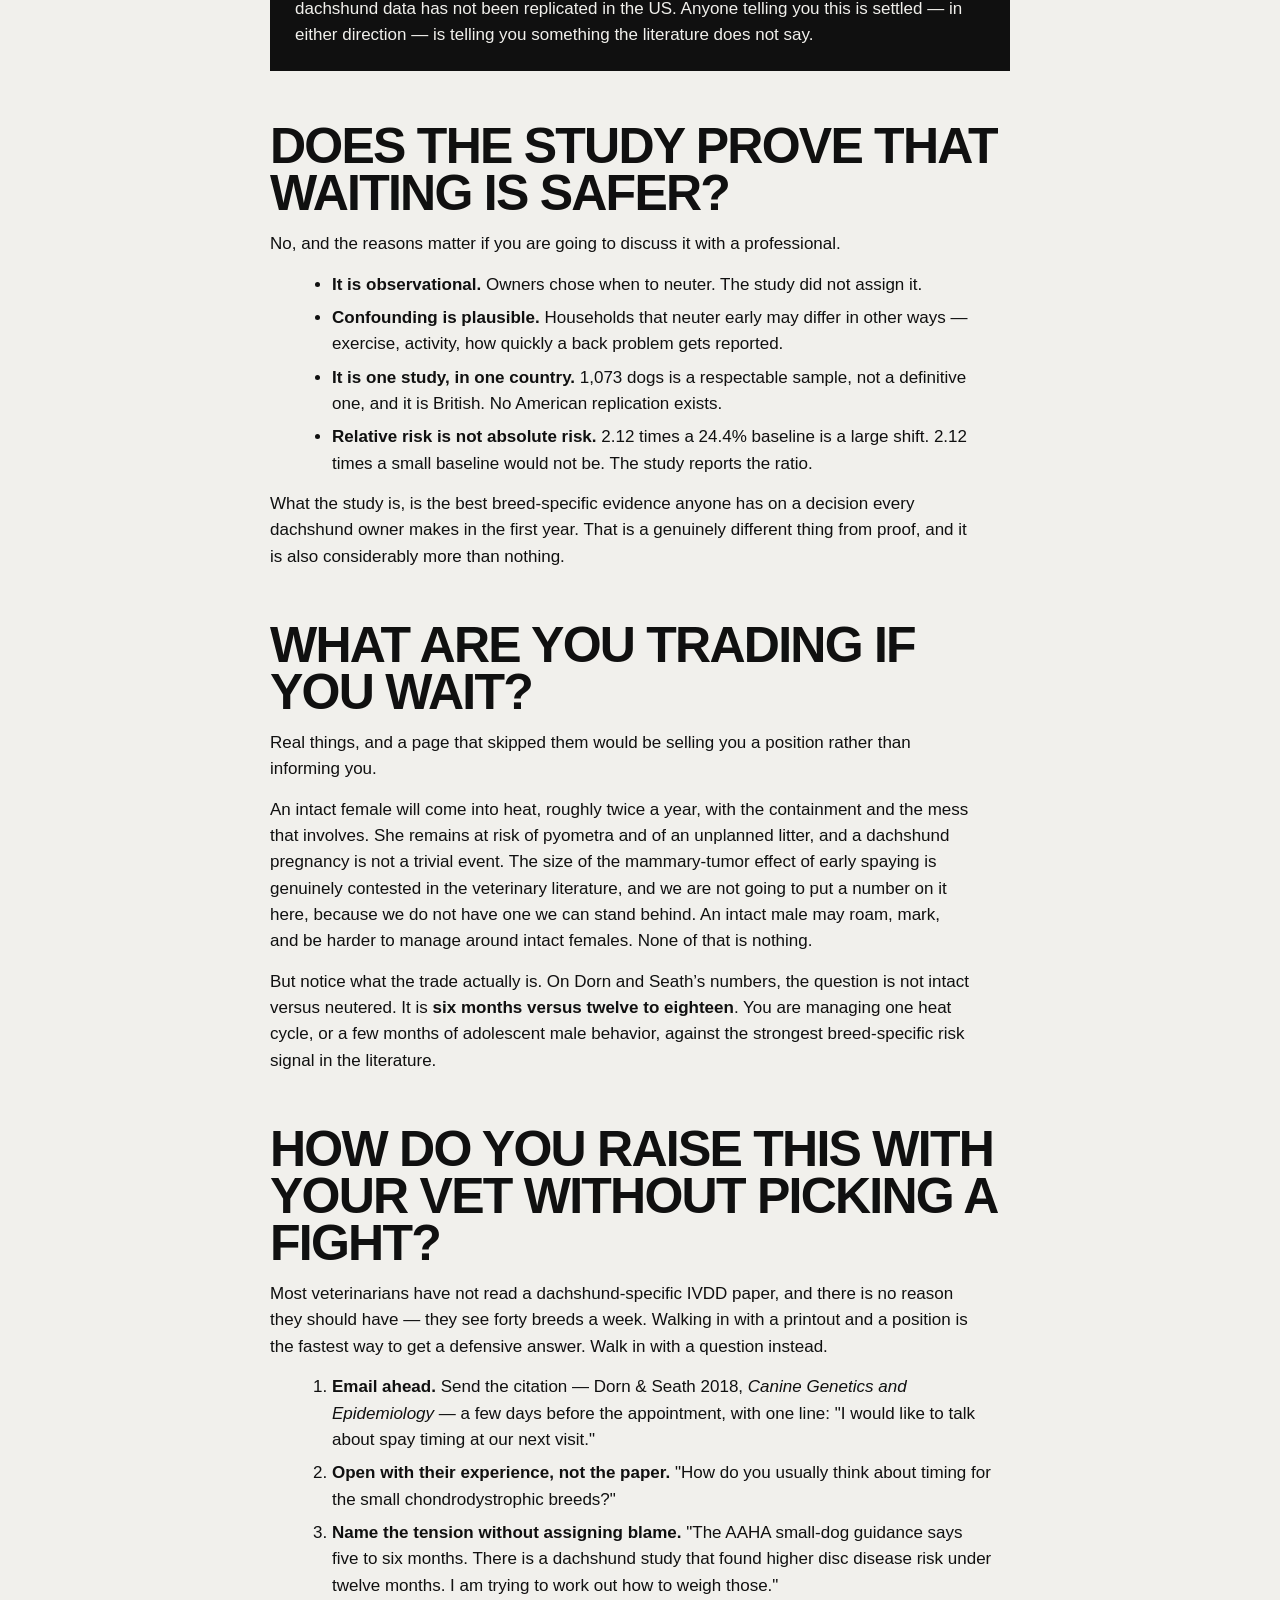
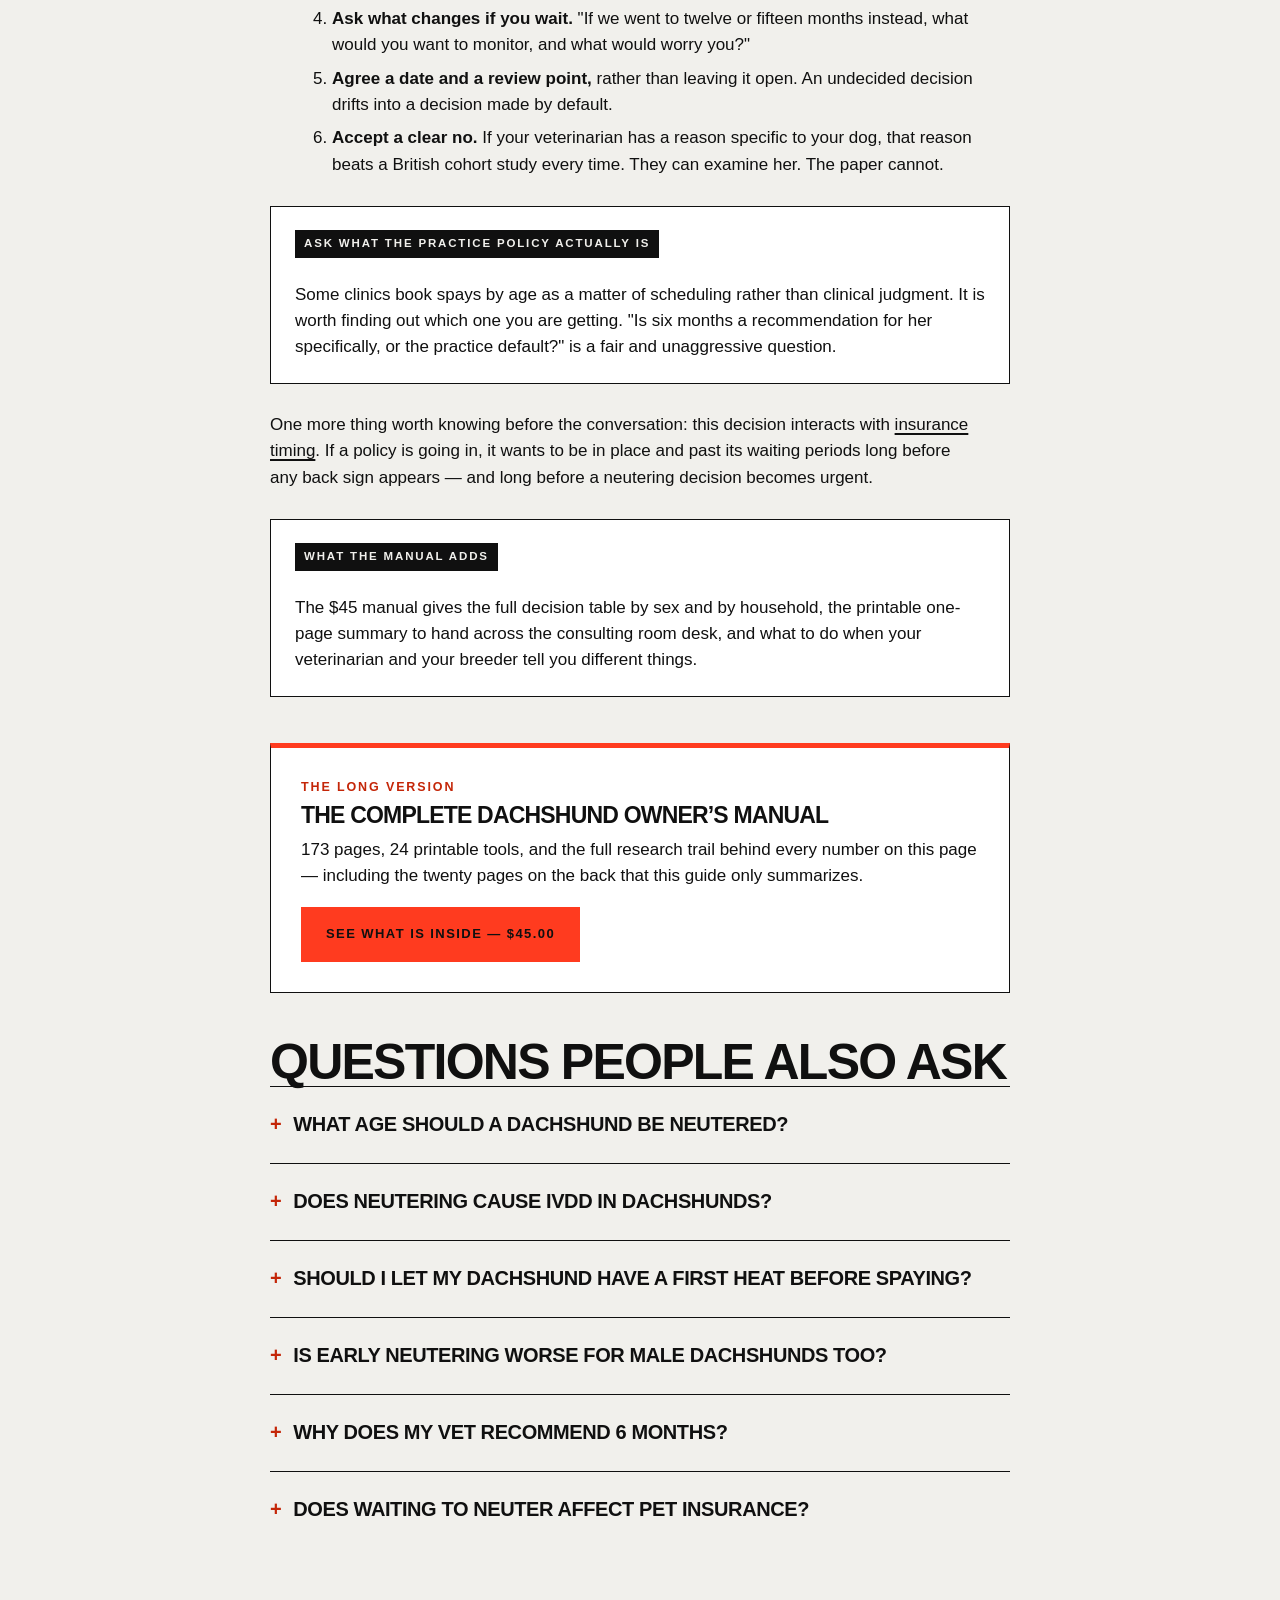
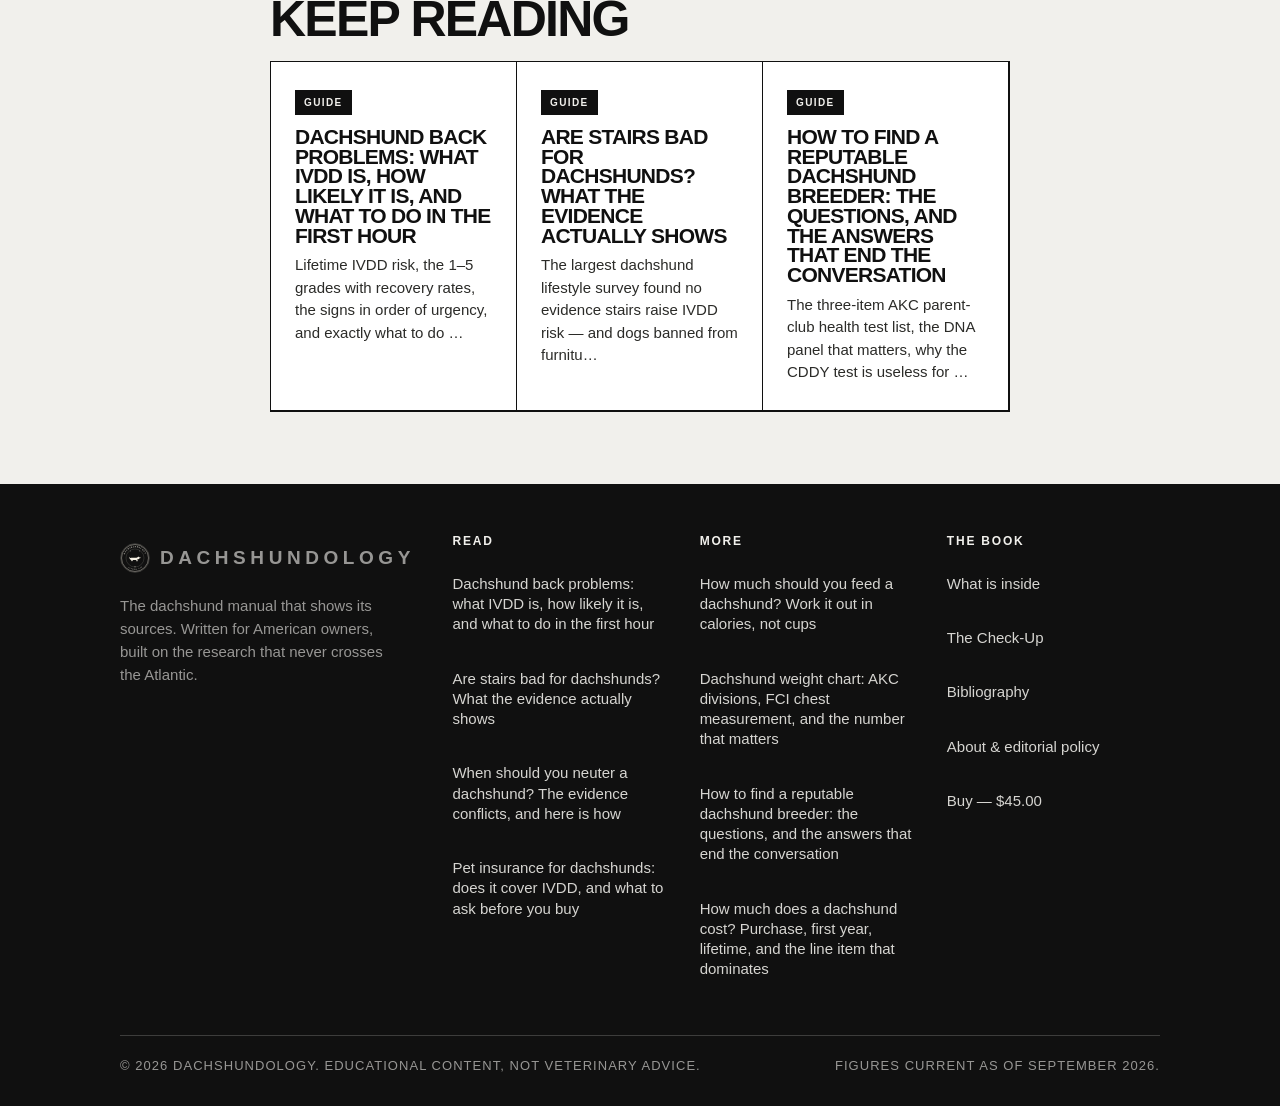
<file: guides/when-to-neuter-a-dachshund.html>
<!doctype html><html lang="en"><head>
<meta charset="utf-8"><meta name="viewport" content="width=device-width,initial-scale=1">
<title>When to Neuter a Dachshund: AAHA vs the IVDD Data</title>
<meta name="description" content="AAHA says 5–6 months for small dogs. Dorn & Seath found dachshunds spayed under 12 months had 2.12× the disc disease risk. Both figures, and how to raise it.">
<link rel="canonical" href="https://dachshundology.vercel.app/guides/when-to-neuter-a-dachshund/">
<meta name="robots" content="noindex, nofollow">
<meta property="og:type" content="website"><meta property="og:site_name" content="Dachshundology">
<meta property="og:title" content="When to Neuter a Dachshund: AAHA vs the IVDD Data"><meta property="og:description" content="AAHA says 5–6 months for small dogs. Dorn & Seath found dachshunds spayed under 12 months had 2.12× the disc disease risk. Both figures, and how to raise it.">
<meta property="og:url" content="https://dachshundology.vercel.app/guides/when-to-neuter-a-dachshund/"><meta name="twitter:card" content="summary_large_image">
<link rel="preconnect" href="https://fonts.googleapis.com"><link rel="preconnect" href="https://fonts.gstatic.com" crossorigin>
<link rel="stylesheet" href="https://fonts.googleapis.com/css2?family=Libre+Baskerville:ital,wght@0,400;0,700;1,400&family=EB+Garamond:ital,wght@0,400;0,500;0,600;1,400&family=Jost:wght@400;500&family=Parisienne&display=swap">
<link rel="stylesheet" href="/assets/site.css">
<link rel="icon" href="/assets/favicon.svg" type="image/svg+xml">
<script type="application/ld+json">{"@context":"https://schema.org","@type":"Article","headline":"When should you neuter a dachshund? The evidence conflicts, and here is how","description":"AAHA says 5–6 months for small dogs. Dorn & Seath found dachshunds spayed under 12 months had 2.12× the disc disease risk. Both figures, and how to raise it.","datePublished":"2026-09-12","dateModified":"2026-09-12","inLanguage":"en-US","author":{"@type":"Organization","name":"Dachshundology"},"publisher":{"@type":"Organization","name":"Dachshundology"},"mainEntityOfPage":{"@type":"WebPage","@id":"https://dachshundology.vercel.app/guides/when-to-neuter-a-dachshund/"},"about":{"@type":"Thing","name":"Dachshund"}}</script><script type="application/ld+json">{"@context":"https://schema.org","@type":"FAQPage","mainEntity":[{"@type":"Question","name":"What age should a dachshund be neutered?","acceptedAnswer":{"@type":"Answer","text":"It depends which evidence you weight. AAHA’s 2019 guidelines say 6 months for castration and 5–6 months for spaying in dogs under 45 pounds. Dorn & Seath’s 2018 dachshund study found under-12-month neutering associated with higher disc disease risk, and no significant difference for dogs done at 12 months or later."}},{"@type":"Question","name":"Does neutering cause IVDD in dachshunds?","acceptedAnswer":{"@type":"Answer","text":"No study shows causation. Dorn & Seath found an association between early neutering and disc disease: relative risk 2.12 for females spayed under 12 months, 1.5 for males under 12 months. It is observational, British, and unreplicated in the US. It is also the best breed-specific evidence available."}},{"@type":"Question","name":"Should I let my dachshund have a first heat before spaying?","acceptedAnswer":{"@type":"Answer","text":"That is one practical way to land past 12 months, and it is worth discussing with your veterinarian rather than deciding alone. Dorn & Seath found no significant difference between dogs neutered at 12 months or later and intact dogs. Against that, you are managing a heat cycle and continued pyometra risk."}},{"@type":"Question","name":"Is early neutering worse for male dachshunds too?","acceptedAnswer":{"@type":"Answer","text":"The signal is smaller. Dorn & Seath reported a relative risk of 1.5 (95% CI 1.05–2.15) for males neutered under 12 months, against 2.12 for females spayed under 12 months. The confidence interval for males only just clears 1.0, so the male finding is weaker evidence than the female one."}},{"@type":"Question","name":"Why does my vet recommend 6 months?","acceptedAnswer":{"@type":"Answer","text":"Because AAHA’s 2019 Canine Life Stage Guidelines set that for dogs under 45 pounds, and most practices follow them as policy. The guidance is written for small dogs as a class, not for a breed carrying a 24.4% lifetime disc disease risk in the miniature. Raise the breed-specific data as a question, not a challenge."}},{"@type":"Question","name":"Does waiting to neuter affect pet insurance?","acceptedAnswer":{"@type":"Answer","text":"Not directly, but timing matters for a different reason. Under the NAIC Pet Insurance Model Act, anything showing signs before the effective date or during a waiting period is preexisting. Get the policy in force and past its waiting periods early, independent of whatever you decide about surgery dates."}}]}</script><script type="application/ld+json">{"@context":"https://schema.org","@type":"BreadcrumbList","itemListElement":[{"@type":"ListItem","position":1,"name":"Home","item":"https://dachshundology.vercel.app/"},{"@type":"ListItem","position":2,"name":"Guides","item":"https://dachshundology.vercel.app/guides/"},{"@type":"ListItem","position":3,"name":"When should you neuter a dachshund? The evidence conflicts, and here is how","item":"https://dachshundology.vercel.app/guides/when-to-neuter-a-dachshund/"}]}</script></head>
<body class="">
<header class="site"><div class="wrap bar">
  <a class="brandmark" href="/"><svg viewBox="0 0 240 240" width="34" xmlns="http://www.w3.org/2000/svg">
    <defs>
      <path id="c4izul5t" d="M120 120 m-86 0 a86 86 0 1 1 172 0" fill="none"/>
      <path id="c4izul5b" d="M120 120 m86 0 a86 86 0 1 1 -172 0" fill="none"/>
    </defs>
    <circle cx="120" cy="120" r="115" fill="none" stroke="#F6F1E4" stroke-width="1.4"/>
    <circle cx="120" cy="120" r="108" fill="none" stroke="#F6F1E4" stroke-width="3"/>
    <circle cx="120" cy="120" r="72" fill="none" stroke="#F6F1E4" stroke-width="1"/>
    <text font-family="TeX Gyre Heros" font-size="15" letter-spacing="4.2" fill="#F6F1E4">
      <textPath href="#c4izul5t" startOffset="50%" text-anchor="middle">DACHSHUNDOLOGY</textPath></text>
    <text font-family="TeX Gyre Heros" font-size="11" letter-spacing="3.4" fill="#F6F1E4">
      <textPath href="#c4izul5b" startOffset="50%" text-anchor="middle">EST. MMXXVI</textPath></text>
    <g transform="translate(120,126)">
      <g transform="translate(-52,-22) scale(0.208)">
    <g fill="#F6F1E4">
      <rect x="96" y="128" width="27" height="72" rx="13"/><rect x="134" y="130" width="27" height="70" rx="13"/>
      <rect x="296" y="132" width="24" height="68" rx="12"/><rect x="326" y="130" width="24" height="70" rx="12"/>
      <path d="M40 92 C60 66 88 62 120 64 L300 64 C328 64 338 58 350 48 C364 36 376 32 392 33 C410 34 420 44 423 56 L462 62 C473 64 474 76 464 78 L426 82 C420 94 406 100 392 100 C372 101 356 112 350 128 C346 143 330 151 310 151 L152 151 C120 151 98 146 84 136 C66 124 52 110 40 92 Z"/>
      <ellipse cx="116" cy="118" rx="42" ry="38"/>
      <path d="M46 96 C30 70 30 44 44 26 C52 36 54 56 58 70 C62 82 68 90 74 96 Z"/>
      <path d="M380 44 C404 40 414 58 412 82 C410 108 396 124 378 124 C360 124 352 106 354 84 C356 62 364 48 380 44 Z"/>
    </g>
    <circle cx="407" cy="60" r="5" fill="#1E4032"/>
  </g>
    </g>
    <path d="M120 196 l-5 -9 h10 z" fill="#F6F1E4"/>
    <circle cx="86" cy="63" r="2.6" fill="#F6F1E4"/><circle cx="154" cy="63" r="2.6" fill="#F6F1E4"/>
  </svg><span>Dachshundology</span></a>
  <nav><a href="/the-manual">The Manual</a><a href="/guides">Free Guides</a><a href="/check-up">Check-Up</a><a href="/about">About</a>
  <a class="cta-nav" href="/the-manual">The manual</a></nav>
</div></header>
<div class="stripe"></div>
<div class="wrap"><div class="crumbs"><a href="/">Home</a> › <a href="/guides">Guides</a> › When should you neuter a dachshund? The evidence conflicts, and here is how</div></div>
<section style="padding-top:8px">
 <div class="wrap narrow">
  <h1 style="font-size:clamp(32px,5vw,50px)">When should you neuter a dachshund? The evidence conflicts, and here is how</h1>
  <div class="sub">when should I neuter my dachshund</div>
  <p class="meta" style="margin-top:14px">Updated 2026-09-12 · Every figure sourced · <a href="/about">Editorial policy</a></p>
  <div class="answer" style="margin:28px 0"><strong>Short answer</strong>There is no consensus. AAHA’s 2019 life stage guidelines recommend castration at 6 months and spaying at 5–6 months for dogs under 45 pounds. Dorn & Seath (2018), studying 1,073 dachshunds, found females spayed before 12 months carried 2.12 times the disc disease risk. Both cannot be optimal for the same dog.</div>
  <div class="facts"><div class="label">Key numbers</div><dl>
    <dt>AAHA guidance, dogs under 45 lb</dt><dd>Castration 6 months; spay 5–6 months</dd><dt>Spayed females, any age</dt><dd>RR 1.81 (1.28–2.54)</dd><dt>Females spayed under 12 months</dt><dd>RR 2.12 (1.44–3.11)</dd><dt>Males neutered under 12 months</dt><dd>RR 1.5 (1.05–2.15)</dd><dt>Neutered at 12 months or later</dt><dd>No significant difference from intact</dd><dt>Study size</dt><dd>1,073 dachshunds, 274 IVDD cases</dd>
    <div class="src">Sources: AAHA 2019 Canine Life Stage Guidelines · Dorn & Seath 2018</div></dl></div>
  <nav class="toc"><div class="label" style="color:var(--camel)">On this page</div>
    <ol><li><a href="#when-should-you-neuter-a-dachshund">When should you neuter a dachshund?</a></li><li><a href="#what-does-aaha-recommend-and-why">What does AAHA recommend, and why?</a></li><li><a href="#what-did-dorn-seath-find">What did Dorn & Seath find?</a></li><li><a href="#why-do-the-two-conflict">Why do the two conflict?</a></li><li><a href="#does-the-study-prove-that-waiting-is-safer">Does the study prove that waiting is safer?</a></li><li><a href="#what-are-you-trading-if-you-wait">What are you trading if you wait?</a></li><li><a href="#how-do-you-raise-this-with-your-vet-without-picking-a-fight">How do you raise this with your vet without picking a fight?</a></li></ol></nav>
  <article><h2 id="when-should-you-neuter-a-dachshund">When should you neuter a dachshund?</h2>
<p>This is the one question in dachshund ownership where the general small-dog guidance and the breed-specific evidence point in opposite directions, and almost nobody says so out loud. We are going to put both numbers on the table, explain what each one is worth, and then hand you the conversation to have with your own veterinarian. What we are not going to do is pretend there is a consensus, because there is not one.</p>
<h2 id="what-does-aaha-recommend-and-why">What does AAHA recommend, and why?</h2>
<p>The <strong>American Animal Hospital Association</strong>, in its 2019 Canine Life Stage Guidelines, recommends that dogs <strong>under 45 pounds</strong> be castrated at <strong>6 months</strong> and that females undergo ovariohysterectomy <strong>before the first heat, at 5 to 6 months</strong>. Every dachshund in America is under 45 pounds, so on paper this is the answer.</p>
<p>The reasoning behind early small-dog neutering is not arbitrary. Small breeds finish growing early, so the orthopedic arguments for delay in large breeds carry less weight. Spaying before the first heat eliminates the heat itself, unplanned litters, and pyometra. And a clinic that sets one policy for every small dog sets a policy that is easy to follow and hard to forget. The guideline is written for small dogs as a class. It is not written for this breed.</p>
<h2 id="what-did-dorn-seath-find">What did Dorn & Seath find?</h2>
<p>In 2018, Dorn and Seath published a study of <strong>1,073 dachshunds containing 274 cases</strong> of intervertebral disc disease, and looked at neutering status and timing.</p>
<div class="tablewrap"><table><thead><tr><th>Group</th><th>Relative risk of IVDD</th><th>95% confidence interval</th></tr></thead>
      <tbody><tr><td>Spayed females (any age)</td><td>1.81</td><td>1.28–2.54</td></tr><tr><td>Females spayed under 12 months</td><td>2.12</td><td>1.44–3.11</td></tr><tr><td>Males neutered under 12 months</td><td>1.5</td><td>1.05–2.15</td></tr><tr><td>Neutered at 12 months or later</td><td>Not significantly different from intact</td><td>—</td></tr></tbody>
      <caption>Dorn & Seath 2018, 1,073 dachshunds, 274 IVDD cases. A relative risk of 2.12 means roughly twice the rate, not a 212% chance.</caption></table></div>
<p>The last row is the one that changes the practical question. The signal is not in <em>whether</em> the dog is neutered. It is in <em>when</em>. Dogs neutered at or after 12 months did not differ significantly from intact dogs. So this is not an argument for leaving a dachshund entire for life. It is an argument about a date.</p>
<h2 id="why-do-the-two-conflict">Why do the two conflict?</h2>
<p>Because they are answering different questions with different evidence. AAHA is optimizing across all small dogs for a basket of outcomes — reproductive disease, population control, surgical simplicity, compliance. Dorn and Seath are optimizing one outcome, in one breed, against the condition that defines it. A dachshund is a small dog with a 24.4% lifetime risk of disc disease in the miniature (Bergknut’s Swedish insurance data), against 3.5% across all breeds. That single fact is what makes the general guidance a poor fit.</p>
<div class="callout evidence"><div class="t">Neither body has changed its position</div><p>AAHA has not revised its under-45-pound guidance in light of the dachshund data, and the dachshund data has not been replicated in the US. Anyone telling you this is settled — in either direction — is telling you something the literature does not say.</p></div>
<h2 id="does-the-study-prove-that-waiting-is-safer">Does the study prove that waiting is safer?</h2>
<p>No, and the reasons matter if you are going to discuss it with a professional.</p>
<ul><li><strong>It is observational.</strong> Owners chose when to neuter. The study did not assign it.</li><li><strong>Confounding is plausible.</strong> Households that neuter early may differ in other ways — exercise, activity, how quickly a back problem gets reported.</li><li><strong>It is one study, in one country.</strong> 1,073 dogs is a respectable sample, not a definitive one, and it is British. No American replication exists.</li><li><strong>Relative risk is not absolute risk.</strong> 2.12 times a 24.4% baseline is a large shift. 2.12 times a small baseline would not be. The study reports the ratio.</li></ul>
<p>What the study is, is the best breed-specific evidence anyone has on a decision every dachshund owner makes in the first year. That is a genuinely different thing from proof, and it is also considerably more than nothing.</p>
<h2 id="what-are-you-trading-if-you-wait">What are you trading if you wait?</h2>
<p>Real things, and a page that skipped them would be selling you a position rather than informing you.</p>
<p>An intact female will come into heat, roughly twice a year, with the containment and the mess that involves. She remains at risk of pyometra and of an unplanned litter, and a dachshund pregnancy is not a trivial event. The size of the mammary-tumor effect of early spaying is genuinely contested in the veterinary literature, and we are not going to put a number on it here, because we do not have one we can stand behind. An intact male may roam, mark, and be harder to manage around intact females. None of that is nothing.</p>
<p>But notice what the trade actually is. On Dorn and Seath’s numbers, the question is not intact versus neutered. It is <strong>six months versus twelve to eighteen</strong>. You are managing one heat cycle, or a few months of adolescent male behavior, against the strongest breed-specific risk signal in the literature.</p>
<h2 id="how-do-you-raise-this-with-your-vet-without-picking-a-fight">How do you raise this with your vet without picking a fight?</h2>
<p>Most veterinarians have not read a dachshund-specific IVDD paper, and there is no reason they should have — they see forty breeds a week. Walking in with a printout and a position is the fastest way to get a defensive answer. Walk in with a question instead.</p>
<ol><li><strong>Email ahead.</strong> Send the citation — Dorn & Seath 2018, <em>Canine Genetics and Epidemiology</em> — a few days before the appointment, with one line: "I would like to talk about spay timing at our next visit."</li><li><strong>Open with their experience, not the paper.</strong> "How do you usually think about timing for the small chondrodystrophic breeds?"</li><li><strong>Name the tension without assigning blame.</strong> "The AAHA small-dog guidance says five to six months. There is a dachshund study that found higher disc disease risk under twelve months. I am trying to work out how to weigh those."</li><li><strong>Ask what changes if you wait.</strong> "If we went to twelve or fifteen months instead, what would you want to monitor, and what would worry you?"</li><li><strong>Agree a date and a review point,</strong> rather than leaving it open. An undecided decision drifts into a decision made by default.</li><li><strong>Accept a clear no.</strong> If your veterinarian has a reason specific to your dog, that reason beats a British cohort study every time. They can examine her. The paper cannot.</li></ol>
<div class="callout note"><div class="t">Ask what the practice policy actually is</div><p>Some clinics book spays by age as a matter of scheduling rather than clinical judgment. It is worth finding out which one you are getting. "Is six months a recommendation for her specifically, or the practice default?" is a fair and unaggressive question.</p></div>
<p>One more thing worth knowing before the conversation: this decision interacts with <a href="/guides/pet-insurance-for-dachshunds">insurance timing</a>. If a policy is going in, it wants to be in place and past its waiting periods long before any back sign appears — and long before a neutering decision becomes urgent.</p>
<div class="callout note"><div class="t">What the manual adds</div><p>The $45 manual gives the full decision table by sex and by household, the printable one-page summary to hand across the consulting room desk, and what to do when your veterinarian and your breeder tell you different things.</p></div></article>

  <div class="sell">
    <div class="label" style="color:var(--camel)">The long version</div>
    <h3 style="margin:8px 0 10px">The Complete Dachshund Owner’s Manual</h3>
    <p style="margin:0 0 18px">173 pages, 24 printable tools, and the full research trail behind every number on
    this page — including the twenty pages on the back that this guide only summarizes.</p>
    <a class="btn" href="/the-manual">See what is inside — $45.00</a>
  </div>

  <h2 id="faq">Questions people also ask</h2>
  <div class="faq"><details><summary>What age should a dachshund be neutered?</summary><p>It depends which evidence you weight. AAHA’s 2019 guidelines say 6 months for castration and 5–6 months for spaying in dogs under 45 pounds. Dorn & Seath’s 2018 dachshund study found under-12-month neutering associated with higher disc disease risk, and no significant difference for dogs done at 12 months or later.</p></details><details><summary>Does neutering cause IVDD in dachshunds?</summary><p>No study shows causation. Dorn & Seath found an association between early neutering and disc disease: relative risk 2.12 for females spayed under 12 months, 1.5 for males under 12 months. It is observational, British, and unreplicated in the US. It is also the best breed-specific evidence available.</p></details><details><summary>Should I let my dachshund have a first heat before spaying?</summary><p>That is one practical way to land past 12 months, and it is worth discussing with your veterinarian rather than deciding alone. Dorn & Seath found no significant difference between dogs neutered at 12 months or later and intact dogs. Against that, you are managing a heat cycle and continued pyometra risk.</p></details><details><summary>Is early neutering worse for male dachshunds too?</summary><p>The signal is smaller. Dorn & Seath reported a relative risk of 1.5 (95% CI 1.05–2.15) for males neutered under 12 months, against 2.12 for females spayed under 12 months. The confidence interval for males only just clears 1.0, so the male finding is weaker evidence than the female one.</p></details><details><summary>Why does my vet recommend 6 months?</summary><p>Because AAHA’s 2019 Canine Life Stage Guidelines set that for dogs under 45 pounds, and most practices follow them as policy. The guidance is written for small dogs as a class, not for a breed carrying a 24.4% lifetime disc disease risk in the miniature. Raise the breed-specific data as a question, not a challenge.</p></details><details><summary>Does waiting to neuter affect pet insurance?</summary><p>Not directly, but timing matters for a different reason. Under the NAIC Pet Insurance Model Act, anything showing signs before the effective date or during a waiting period is preexisting. Get the policy in force and past its waiting periods early, independent of whatever you decide about surgery dates.</p></details></div>

  <h2 style="margin-top:48px">Keep reading</h2>
  <div class="grid g3" style="margin-top:18px"><a class="card" href="/guides/dachshund-back-problems-ivdd"><div class="label">Guide</div><h3>Dachshund back problems: what IVDD is, how likely it is, and what to do in the first hour</h3>
      <p>Lifetime IVDD risk, the 1–5 grades with recovery rates, the signs in order of urgency, and exactly what to do …</p></a><a class="card" href="/guides/are-stairs-bad-for-dachshunds"><div class="label">Guide</div><h3>Are stairs bad for dachshunds? What the evidence actually shows</h3>
      <p>The largest dachshund lifestyle survey found no evidence stairs raise IVDD risk — and dogs banned from furnitu…</p></a><a class="card" href="/guides/questions-to-ask-a-dachshund-breeder"><div class="label">Guide</div><h3>How to find a reputable dachshund breeder: the questions, and the answers that end the conversation</h3>
      <p>The three-item AKC parent-club health test list, the DNA panel that matters, why the CDDY test is useless for …</p></a></div>
 </div>
</section>
<footer class="site"><div class="wrap">
  <div class="fgrid">
    <div><div class="brandmark" style="letter-spacing:.24em"><svg viewBox="0 0 240 240" width="34" xmlns="http://www.w3.org/2000/svg">
    <defs>
      <path id="c4izul5t" d="M120 120 m-86 0 a86 86 0 1 1 172 0" fill="none"/>
      <path id="c4izul5b" d="M120 120 m86 0 a86 86 0 1 1 -172 0" fill="none"/>
    </defs>
    <circle cx="120" cy="120" r="115" fill="none" stroke="#F6F1E4" stroke-width="1.4"/>
    <circle cx="120" cy="120" r="108" fill="none" stroke="#F6F1E4" stroke-width="3"/>
    <circle cx="120" cy="120" r="72" fill="none" stroke="#F6F1E4" stroke-width="1"/>
    <text font-family="TeX Gyre Heros" font-size="15" letter-spacing="4.2" fill="#F6F1E4">
      <textPath href="#c4izul5t" startOffset="50%" text-anchor="middle">DACHSHUNDOLOGY</textPath></text>
    <text font-family="TeX Gyre Heros" font-size="11" letter-spacing="3.4" fill="#F6F1E4">
      <textPath href="#c4izul5b" startOffset="50%" text-anchor="middle">EST. MMXXVI</textPath></text>
    <g transform="translate(120,126)">
      <g transform="translate(-52,-22) scale(0.208)">
    <g fill="#F6F1E4">
      <rect x="96" y="128" width="27" height="72" rx="13"/><rect x="134" y="130" width="27" height="70" rx="13"/>
      <rect x="296" y="132" width="24" height="68" rx="12"/><rect x="326" y="130" width="24" height="70" rx="12"/>
      <path d="M40 92 C60 66 88 62 120 64 L300 64 C328 64 338 58 350 48 C364 36 376 32 392 33 C410 34 420 44 423 56 L462 62 C473 64 474 76 464 78 L426 82 C420 94 406 100 392 100 C372 101 356 112 350 128 C346 143 330 151 310 151 L152 151 C120 151 98 146 84 136 C66 124 52 110 40 92 Z"/>
      <ellipse cx="116" cy="118" rx="42" ry="38"/>
      <path d="M46 96 C30 70 30 44 44 26 C52 36 54 56 58 70 C62 82 68 90 74 96 Z"/>
      <path d="M380 44 C404 40 414 58 412 82 C410 108 396 124 378 124 C360 124 352 106 354 84 C356 62 364 48 380 44 Z"/>
    </g>
    <circle cx="407" cy="60" r="5" fill="#1E4032"/>
  </g>
    </g>
    <path d="M120 196 l-5 -9 h10 z" fill="#F6F1E4"/>
    <circle cx="86" cy="63" r="2.6" fill="#F6F1E4"/><circle cx="154" cy="63" r="2.6" fill="#F6F1E4"/>
  </svg><span>Dachshundology</span></div>
      <p style="margin-top:14px;max-width:34ch">The dachshund manual that shows its sources. Written for American
      owners, built on the research that never crosses the Atlantic.</p></div>
    <div><h4>Read</h4><ul><li><a href="/guides/dachshund-back-problems-ivdd">Dachshund back problems: what IVDD is, how likely it is, and what to do in the first hour</a></li><li><a href="/guides/are-stairs-bad-for-dachshunds">Are stairs bad for dachshunds? What the evidence actually shows</a></li><li><a href="/guides/when-to-neuter-a-dachshund">When should you neuter a dachshund? The evidence conflicts, and here is how</a></li><li><a href="/guides/pet-insurance-for-dachshunds">Pet insurance for dachshunds: does it cover IVDD, and what to ask before you buy</a></li></ul></div>
    <div><h4>More</h4><ul><li><a href="/guides/how-much-to-feed-a-dachshund">How much should you feed a dachshund? Work it out in calories, not cups</a></li><li><a href="/guides/dachshund-weight-chart">Dachshund weight chart: AKC divisions, FCI chest measurement, and the number that matters</a></li><li><a href="/guides/questions-to-ask-a-dachshund-breeder">How to find a reputable dachshund breeder: the questions, and the answers that end the conversation</a></li><li><a href="/guides/how-much-does-a-dachshund-cost">How much does a dachshund cost? Purchase, first year, lifetime, and the line item that dominates</a></li></ul></div>
    <div><h4>The book</h4><ul>
      <li><a href="/the-manual">What is inside</a></li><li><a href="/check-up">The Check-Up</a></li>
      <li><a href="/sources">Bibliography</a></li><li><a href="/about">About &amp; editorial policy</a></li>
      <li><a href="/the-manual">Buy — $45.00</a></li></ul></div>
  </div>
  <div class="fine"><span>© 2026 Dachshundology. Educational content, not veterinary advice.</span>
    <span>Figures current as of September 2026.</span></div>
</div></footer>
</body></html>
</file>
<file: assets/site.css>
/* ===== Dachshundology — CLINIC · brutalisme suisse ===== */
:root{
  --ink:#101010; --ink2:#2B2B28; --paper:#F1F0EC; --white:#FFFFFF;
  --sig:#FF3B1F;            /* aplats uniquement — blanc dessus ne passe pas AA */
  --sig-ink:#C42608;        /* le même rouge, pour du TEXTE sur fond clair : 5,08:1 */
  --sig-p:#FFE9E4; --grey:#66645D; --line:#CFCDC5; --fill:#E6E4DE;
  /* alias hérités */
  --green:#101010; --green-dk:#000; --green-lt:#2B2B28;
  --cream:#E6E4DE; --sand:#DAD8D1; --camel:#C42608; --brass:#CFCDC5; --oxblood:#C42608; --slate:#66645D;
  --display:'Archivo','Helvetica Neue',Arial,sans-serif;
  --serif:'Archivo','Helvetica Neue',Arial,sans-serif;
  --text:'Inter Tight','Inter','Helvetica Neue',Arial,sans-serif;
  --script:'Inter Tight','Inter',Arial,sans-serif;
  --sans:'Inter Tight','Inter','Helvetica Neue',Arial,sans-serif;
  --wrap:1120px; --measure:70ch;
}
*,*::before,*::after{box-sizing:border-box}
html{-webkit-text-size-adjust:100%;scroll-behavior:smooth}
body{margin:0;background:var(--paper);color:var(--ink);font-family:var(--text);
  font-size:17px;line-height:1.55;-webkit-font-smoothing:antialiased}
img{max-width:100%;height:auto;display:block}
a{color:var(--ink);text-underline-offset:3px;text-decoration-thickness:1.5px}
a:hover{color:var(--sig-ink)}
h1,h2,h3,h4{font-family:var(--serif);font-weight:800;font-stretch:112%;line-height:.94;margin:0;
  letter-spacing:-.035em;text-transform:uppercase}
.wrap{max-width:var(--wrap);margin:0 auto;padding:0 40px}
.narrow{max-width:820px;margin-left:auto;margin-right:auto}
.script{font-family:var(--sans);font-weight:700;font-size:12.5px;letter-spacing:.16em;
  text-transform:uppercase;color:var(--sig-ink)}
.label{font-family:var(--sans);font-size:12.5px;letter-spacing:.15em;text-transform:uppercase;font-weight:700}
.rule{border:0;border-top:1.5px solid var(--ink);height:0;margin:0}

/* bandeau d'annonce + marquee */
.stripe{background:var(--ink);color:var(--paper);text-align:center;padding:13px;font-family:var(--sans);
  font-size:12px;font-weight:700;letter-spacing:.14em;text-transform:uppercase;height:auto}
.marq{background:var(--ink);color:var(--paper);border-top:1.5px solid var(--ink);
  border-bottom:1.5px solid var(--ink);overflow:hidden;white-space:nowrap;padding:14px 0;
  font-family:var(--serif);font-weight:800;font-size:15px;letter-spacing:.06em;text-transform:uppercase}
.marq span{margin:0 16px}
.marq i{color:var(--sig);font-style:normal}  /* sur fond noir : 5,34:1 */

/* header */
header.site{position:sticky;top:0;z-index:50;background:var(--paper);border-bottom:1.5px solid var(--ink)}
header.site .bar{display:flex;align-items:center;gap:28px;padding:16px 40px}
header.site a{color:var(--ink);text-decoration:none}
header.site nav{display:flex;gap:24px;margin-left:auto;flex-wrap:wrap;align-items:center}
header.site nav a{font-family:var(--sans);font-size:13px;font-weight:600;letter-spacing:.02em;text-transform:none}
header.site nav a:hover{color:var(--sig-ink)}
.brandmark{display:flex;align-items:center;gap:10px;min-height:44px;font-family:var(--serif);font-weight:800;font-size:19px;
  letter-spacing:-.03em;text-transform:uppercase}
.brandmark svg{width:30px;height:30px;flex:0 0 auto}
.cta-nav{background:var(--sig);color:var(--ink)!important;padding:14px 16px;min-height:44px;display:inline-flex;
  align-items:center;font-family:var(--sans);font-size:12.5px;
  font-weight:700;letter-spacing:.12em;text-transform:uppercase}

/* hero */
.hero{background:var(--paper);border-bottom:1.5px solid var(--ink);padding:58px 0 62px}
.hero h1{font-size:clamp(46px,7.2vw,82px);line-height:.86}
.hero h1 em{font-style:normal;color:var(--sig-ink)}
.hero .kicker{display:inline-block;background:var(--ink);color:var(--paper);font-family:var(--sans);
  font-size:12px;font-weight:700;letter-spacing:.14em;text-transform:uppercase;padding:8px 12px;margin-bottom:20px}
.hero p{max-width:46ch;font-size:16px}
.hero .panel{background:var(--ink);color:var(--paper);padding:16px 18px;margin-top:22px;max-width:46ch}
.hero .panel b{background:var(--sig);color:var(--ink);padding:1px 5px;font-weight:800}
.hero-grid{display:grid;grid-template-columns:1.04fr .96fr;gap:48px;align-items:center}
.price{font-family:var(--serif);font-weight:800;font-size:52px;line-height:1;letter-spacing:-.05em;margin-top:26px}
.price small{display:block;font-family:var(--sans);font-size:12px;font-weight:700;letter-spacing:.12em;
  text-transform:uppercase;color:var(--grey);margin-top:9px;letter-spacing:.12em}
.chips{display:flex;gap:9px;flex-wrap:wrap;margin-top:22px}
.chips span{border:1.5px solid var(--ink);font-family:var(--sans);font-size:12px;font-weight:700;
  letter-spacing:.1em;text-transform:uppercase;padding:8px 11px;background:var(--white)}
.chips span.k{background:var(--sig);color:var(--ink);border-color:var(--sig);font-weight:800}

/* buttons */
.btn{display:inline-block;font-family:var(--sans);font-size:13px;font-weight:800;letter-spacing:.11em;
  text-transform:uppercase;padding:16px 24px;min-height:48px;border:1.5px solid var(--sig);background:var(--sig);
  color:var(--ink);text-decoration:none;transition:.12s;cursor:pointer}
.btn:hover{background:var(--ink);border-color:var(--ink);color:var(--paper)}
.btn.ghost{background:transparent;color:var(--ink);border-color:var(--ink)}
.btn.ghost:hover{background:var(--ink);color:var(--paper)}
.btn.on-dark{background:transparent;color:var(--paper);border-color:var(--paper)}
.btn.on-dark:hover{background:var(--paper);color:var(--ink)}
.btn.sm{padding:12px 16px;min-height:44px;font-size:12px}

/* sections */
/* Rythme : toutes les sections avaient le même poids, donc rien ne menait la
   descente. Trois respirations au lieu d'une, et les aplats noirs ponctuent. */
section{padding:clamp(50px,5.6vw,82px) 0}
section.tight{padding:clamp(34px,3.4vw,48px) 0}
section.dark{padding:clamp(62px,6.8vw,96px) 0}
section.cream{background:var(--fill)}
section.sand{background:var(--paper);border-top:1.5px solid var(--ink);border-bottom:1.5px solid var(--ink)}
section.dark{background:var(--ink);color:var(--paper)}
section.dark h2,section.dark h3{color:var(--paper)}
h2{font-size:clamp(32px,4.4vw,50px)}
section > .wrap > h2:first-child{margin-bottom:2px}
h3{font-size:clamp(19px,2vw,23px)}
.eyebrow,.sub{display:inline-block;background:var(--sig);color:var(--ink);font-family:var(--sans);font-size:12px;
  font-weight:800;letter-spacing:.13em;text-transform:uppercase;padding:8px 12px;margin-top:0}
section.dark .sub{background:var(--sig)}
.lede{font-size:18px;line-height:1.5;max-width:62ch}

/* cards */
.grid{display:grid;gap:0;border:1.5px solid var(--ink);background:var(--white)}
.g2{grid-template-columns:repeat(2,1fr)} .g3{grid-template-columns:repeat(3,1fr)} .g4{grid-template-columns:repeat(4,1fr)}
.card{background:var(--white);border-right:1.5px solid var(--ink);border-bottom:1.5px solid var(--ink);
  padding:26px 24px;text-decoration:none;color:inherit;display:block}
.card:hover{background:var(--fill)}
.card h3{margin-bottom:9px;font-size:21px}
.card p{margin:0;font-size:15px;line-height:1.5;color:var(--ink2)}
.card .label{display:inline-block;background:var(--ink);color:var(--paper);padding:5px 9px;margin-bottom:12px;
  font-size:10px;letter-spacing:.14em}

/* article */
article{font-size:17px}
article h2{margin:52px 0 6px}
article h3{margin:34px 0 6px;text-transform:none;font-stretch:100%;letter-spacing:-.02em}
article p{margin:14px 0;max-width:74ch}
article ul,article ol{margin:14px 0 14px 22px;max-width:74ch}
article li{margin:7px 0}
.answer{background:var(--ink);color:var(--paper);border:none;padding:24px 26px;font-size:19px;line-height:1.5}
.answer strong{font-family:var(--sans);font-size:12px;letter-spacing:.14em;text-transform:uppercase;
  display:inline-block;background:var(--sig);color:var(--ink);padding:5px 9px;margin-bottom:12px;font-weight:800}
.callout{border:1.5px solid var(--ink);padding:22px 24px;margin:28px 0;background:var(--white)}
.callout .t{display:inline-block;background:var(--ink);color:var(--paper);font-family:var(--sans);font-size:11.5px;
  letter-spacing:.16em;text-transform:uppercase;padding:5px 9px;margin-bottom:10px;font-weight:700}
.callout.warn{background:var(--sig-p);border-color:var(--sig)}
.callout.warn .t{background:var(--sig);color:var(--ink)}
.callout.evidence{background:var(--ink);color:var(--paper);border-color:var(--ink)}
.callout.evidence .t{background:var(--sig);color:var(--ink)}
.callout p:last-child{margin-bottom:0}
.stat{display:flex;gap:20px;align-items:baseline;border-top:1.5px solid var(--ink);
  border-bottom:1.5px solid var(--ink);padding:16px 0;margin:28px 0}
.stat .fig{font-family:var(--serif);font-weight:800;font-size:46px;line-height:1;letter-spacing:-.05em}
.stat .lb{font-size:16px}
table{width:100%;border-collapse:collapse;margin:26px 0;font-size:16px;border:1.5px solid var(--ink)}
th{background:var(--ink);color:var(--paper);font-family:var(--sans);font-size:12px;font-weight:700;
  letter-spacing:.14em;text-transform:uppercase;text-align:left;padding:13px 14px;border:none}
td{padding:13px 14px;border-bottom:1px solid var(--line);vertical-align:top}
tr:last-child td{border-bottom:none}
caption{caption-side:bottom;text-align:left;font-size:14px;color:var(--grey);padding-top:10px}
.tablewrap{overflow-x:auto}
.facts{background:var(--white);border:1.5px solid var(--ink);padding:24px 26px;margin:30px 0}
.facts .label{display:inline-block;background:var(--ink);color:var(--paper);padding:5px 9px;margin-bottom:14px;font-size:10px}
.facts dl{margin:0;display:grid;grid-template-columns:1fr auto;gap:11px 18px;align-items:baseline}
.facts dt{font-size:16px}
.facts dd{margin:0;font-family:var(--sans);font-size:15px;font-weight:700;text-align:right;white-space:nowrap}
.facts .src{grid-column:1/-1;font-size:13px;color:var(--grey);border-top:1px solid var(--line);padding-top:10px;margin-top:4px}
.toc{border:1.5px solid var(--ink);padding:22px 24px;background:var(--white)}
.toc ol{margin:10px 0 0 20px;font-size:16px}
.faq details{border-top:1.5px solid var(--ink);padding:16px 0}
.faq summary{font-family:var(--serif);font-weight:800;font-size:20px;cursor:pointer;list-style:none;
  letter-spacing:-.02em;text-transform:uppercase}
.faq summary::-webkit-details-marker{display:none}
.faq summary::before{content:'+';color:var(--sig-ink);margin-right:12px}
.faq details[open] summary::before{content:'–'}
.faq p{margin:10px 0 0;font-size:17px}
.meta{font-family:var(--sans);font-size:12px;letter-spacing:.1em;color:var(--grey);text-transform:uppercase}
.crumbs{font-family:var(--sans);font-size:12px;letter-spacing:.11em;text-transform:uppercase;color:var(--grey)}
.crumbs a{color:var(--grey);text-decoration:none}
.sell{border:1.5px solid var(--ink);border-top:5px solid var(--sig);padding:30px;background:var(--white);margin:46px 0}

/* réassurance */
.trust{display:grid;grid-template-columns:repeat(2,1fr);gap:0 36px;margin-top:28px}
.trust .i{display:flex;gap:12px;align-items:flex-start;font-size:16px;line-height:1.4;padding:11px 0;
  border-top:1px solid rgba(241,240,236,.25)}
.trust .i em{flex:0 0 auto;width:20px;height:20px;background:var(--sig);color:var(--ink);font-weight:800;display:flex;
  align-items:center;justify-content:center;font-style:normal;font-size:12px;font-weight:800}
.rtiles{display:grid;grid-template-columns:repeat(4,1fr);border:1.5px solid var(--paper);margin-top:34px}
.rt{padding:22px 18px;border-right:1.5px solid var(--paper)}
.rt:last-child{border-right:none}
.rt.k{background:var(--sig);border-color:var(--sig);color:var(--ink)}
.rt .f{font-family:var(--display);font-weight:800;font-size:36px;line-height:1;letter-spacing:-.05em}
.rt .l{font-family:var(--text);font-size:12px;font-weight:700;letter-spacing:.12em;text-transform:uppercase;
  margin-top:9px;color:rgba(241,240,236,.65);line-height:1.4}
.rt.k .l{color:rgba(16,16,16,.78)}

/* footer */
footer.site{background:var(--ink);color:rgba(241,240,236,.6);padding:52px 0 30px;font-size:15px}
footer.site a{color:rgba(241,240,236,.88);text-decoration:none}
footer.site a:hover{color:var(--sig-ink)}
footer.site h4{color:var(--paper);font-family:var(--sans);font-size:12px;font-weight:700;letter-spacing:.15em;
  text-transform:uppercase;margin-bottom:14px}
.fgrid{display:grid;grid-template-columns:1.4fr 1fr 1fr 1fr;gap:34px}
.fgrid ul{list-style:none;margin:0;padding:0}
.fgrid li{margin:8px 0}
.fine{border-top:1px solid rgba(241,240,236,.2);margin-top:34px;padding-top:20px;font-size:13px;
  display:flex;justify-content:space-between;gap:20px;flex-wrap:wrap;font-family:var(--sans);
  letter-spacing:.08em;text-transform:uppercase}

@media(max-width:860px){
  body{font-size:16px}
  .wrap{padding:0 20px}
  header.site .bar{padding:14px 20px;gap:10px 12px;flex-wrap:wrap}
  header.site nav{width:100%;order:3;margin-left:0;gap:0;display:grid;grid-template-columns:repeat(2,1fr);
    border-top:1.5px solid var(--ink)}
  header.site nav a{padding:9px 0;font-size:12.5px;letter-spacing:.03em}
  header.site nav a:nth-child(odd){border-right:1.5px solid var(--ink);padding-right:10px}
  header.site nav a:nth-child(even){padding-left:12px}
  .cta-nav{order:2;margin-left:auto;padding:13px 15px;font-size:12px;
    border:none;grid-column:1/-1;justify-content:center;text-align:center}
  header.site nav a.cta-nav{order:0;margin:0;grid-column:1/-1;border-right:none!important;padding:11px 0}
  .hero-grid,.g2,.g3,.g4,.fgrid,.trust,.rtiles{grid-template-columns:1fr}
  .grid{border-bottom:none}
  .card{border-right:none}
  .rt{border-right:none;border-bottom:1.5px solid var(--paper)}
  header.site .bar{flex-wrap:wrap;gap:14px}
  header.site nav{width:100%;margin-left:0;gap:16px}
  section{padding:46px 0}

  /* pied de page en lignes pleine largeur : 48 px par ligne au lieu de 17 */
  .fgrid{gap:0}
  .fgrid > div + div{border-top:1.5px solid rgba(241,240,236,.22);padding-top:22px;margin-top:22px}
  footer.site ul{border-top:1px solid rgba(241,240,236,.18)}
  footer.site li{border-bottom:1px solid rgba(241,240,236,.18)}
  footer.site a{display:flex;align-items:center;justify-content:space-between;gap:12px;
    padding:14px 0;min-height:48px;font-size:15px;line-height:1.3}
  footer.site a::after{content:'\203A';color:var(--sig);font-size:19px;line-height:1;flex:0 0 auto}
  footer.site .brandmark::after{content:none}
}

/* ═══════ FOCUS CLAVIER ═══════
   Un contour franc, dans le langage de la DA : pas de halo, pas d'ombre.
   Le décalage laisse respirer le bord de l'élément. */
:focus{outline:3px solid var(--sig);outline-offset:3px}
:focus:not(:focus-visible){outline:none}
:focus-visible{outline:3px solid var(--sig);outline-offset:3px}
.dark :focus-visible, footer.site :focus-visible, header.site .cta-nav:focus-visible,
.numband :focus-visible, .btn:focus-visible{outline-color:var(--ink);outline-offset:3px}
.dark a:focus-visible, footer.site a:focus-visible, .numband a:focus-visible{outline-color:var(--paper)}
/* lien d'évitement */
.skip{position:absolute;left:-9999px;top:0;z-index:100;background:var(--ink);color:var(--paper);
  padding:14px 20px;font-family:var(--sans);font-size:13px;font-weight:800;letter-spacing:.1em;
  text-transform:uppercase;text-decoration:none}
.skip:focus{left:0}

/* ═══════ CIBLES TACTILES ═══════
   Plancher de 44 px sur tout ce qui se tape, sans changer l'allure. */
header.site nav a{padding:13px 0}
footer.site a{display:inline-block;padding:13px 0;line-height:1.35}
footer.site li + li{margin-top:0}
.crumbs{padding:10px 0}
.crumbs a{display:inline-block;padding:13px 6px 13px 0;font-size:12px}
.meta a{display:inline-block;padding:13px 0}
.faq summary{min-height:44px;display:flex;align-items:center}

/* ===== Check-Up ===== */
.cu-steps{display:flex;gap:0;list-style:none;margin:0 0 28px;padding:0;flex-wrap:wrap;
  border:1.5px solid var(--ink)}
.cu-steps li{font-family:var(--sans);font-size:12px;font-weight:700;letter-spacing:.1em;text-transform:uppercase;
  color:var(--grey);padding:12px 16px;display:flex;align-items:center;gap:8px;border-right:1.5px solid var(--ink);flex:1}
.cu-steps li:last-child{border-right:none}
.cu-steps li span{width:20px;height:20px;border:1.5px solid var(--line);display:flex;align-items:center;
  justify-content:center;font-size:11px}
.cu-steps li.on{color:var(--paper);background:var(--ink)} .cu-steps li.on span{background:var(--sig);color:var(--ink);border-color:var(--sig);font-weight:800}
.cu-steps li.done{color:var(--ink)} .cu-steps li.done span{border-color:var(--ink);color:var(--ink)}
.cu-card{background:var(--white);border:1.5px solid var(--ink);padding:32px}
.cu-card h3{font-size:26px;margin-bottom:6px}
.cu-help{font-size:15px;color:var(--grey);margin:6px 0 22px}
.cu-row{margin:22px 0}
.cu-lab{display:block;font-family:var(--sans);font-size:12px;font-weight:700;letter-spacing:.14em;
  text-transform:uppercase;color:var(--grey);margin-bottom:10px}
.cu-lab b{font-family:var(--serif);font-weight:800;font-size:22px;letter-spacing:-.03em;text-transform:none;color:var(--ink);margin-left:10px}
input[type=range]{width:100%;accent-color:var(--sig);height:44px;cursor:pointer}
.cu-opts{display:flex;gap:0;flex-wrap:wrap}
.opt{border:1.5px solid var(--ink);margin-right:-1.5px;padding:11px 18px;cursor:pointer;font-family:var(--sans);
  font-size:13px;font-weight:600;background:var(--white)}
.opt input{position:absolute;opacity:0;width:0;height:0}
.opt.on{background:var(--ink);color:var(--paper)}
.cu-q{border-top:1px solid var(--line);padding:20px 0}
.cu-q p{margin:0 0 12px;font-size:17px}
.cu-nav{display:flex;justify-content:space-between;margin-top:24px;gap:14px}
.cu-grid{display:grid;grid-template-columns:repeat(3,1fr);border:1.5px solid var(--ink);margin-top:22px}
.cu-tile{padding:20px 18px;border-right:1.5px solid var(--ink);display:flex;flex-direction:column}
.cu-tile:nth-child(3n){border-right:none}
.cu-tile:nth-child(-n+3){border-bottom:1.5px solid var(--ink)}
.cu-tile .fig{font-family:var(--serif);font-weight:800;font-size:30px;line-height:1;letter-spacing:-.04em}
/* la note est bornée à trois lignes ; le reste passe derrière un dépliant,
   sinon une tuile de 200 mots casse la grille au moment où elle doit rassurer */
.cu-tile details{margin-top:auto;padding-top:12px}
.cu-tile details summary{list-style:none;cursor:pointer;font-family:var(--sans);font-size:11.5px;font-weight:800;
  letter-spacing:.12em;text-transform:uppercase;color:var(--sig-ink);min-height:44px;display:flex;align-items:center}
.cu-tile details summary::-webkit-details-marker{display:none}
.cu-tile details summary::after{content:'\203A';margin-left:7px;font-size:16px;line-height:1;transition:transform .15s}
.cu-tile details[open] summary::after{transform:rotate(90deg)}
.cu-tile details p{margin-top:4px;font-size:13.8px;line-height:1.5;color:var(--ink2)}
.cu-tile > p{font-size:14.5px;line-height:1.45;color:var(--ink2)}
.cu-tile .lab{font-family:var(--sans);font-size:10px;font-weight:700;letter-spacing:.14em;text-transform:uppercase;
  color:var(--sig);margin:8px 0}
.cu-tile p{margin:0;font-size:14.5px;line-height:1.45;color:var(--ink2)}
.cu-risks{display:grid;gap:0;margin-top:20px;border:1.5px solid var(--ink)}
.cu-risk{border-bottom:1px solid var(--line);padding:16px 20px;background:var(--white)}
.cu-risk:last-child{border-bottom:none}
.cu-risk .t{font-family:var(--serif);font-weight:800;font-size:18px;margin-bottom:6px;text-transform:uppercase;letter-spacing:-.025em}
.cu-risk p{margin:0;font-size:15.5px;line-height:1.5}
.cu-risk.action{border-left:5px solid var(--sig)}
.cu-risk.known{border-left:5px solid var(--ink)}
.cu-risk.good{border-left:5px solid var(--line)}
.cu-risk.note{border-left:5px solid var(--line)}
.cu-offer{display:grid;grid-template-columns:1fr auto;gap:22px;align-items:center;background:var(--ink);
  color:var(--paper);border:1.5px solid var(--ink);padding:24px 26px;margin-top:30px}
.cu-offer h4{font-family:var(--serif);font-weight:800;font-size:clamp(19px,2.1vw,25px);letter-spacing:-.03em;
  line-height:1.05;text-transform:uppercase;color:var(--paper);max-width:34ch}
.cu-offer p{margin:8px 0 0;font-size:14px;color:rgba(241,240,236,.66)}
.cu-actions{display:flex;gap:12px;margin-top:14px;flex-wrap:wrap}
.cu-actions .btn{background:transparent;color:var(--grey);border-color:var(--line);font-size:12px;
  padding:12px 16px;min-height:44px}
.cu-actions .btn:hover{background:var(--ink);border-color:var(--ink);color:var(--paper)}
@media(max-width:700px){.cu-offer{grid-template-columns:1fr}}
@media(max-width:860px){.cu-grid{grid-template-columns:1fr}.cu-tile{border-right:none;border-bottom:1.5px solid var(--ink)}.cu-card{padding:22px}}
@media print{header.site,footer.site,.stripe,.marq,.cu-steps,.cu-nav,.cu-actions,.cu-offer{display:none!important}
  .cu-tile details{display:block} .cu-tile details[open] p, .cu-tile details p{display:block}
  body{font-size:12pt}.cu-card{border:none;padding:0}}

/* ===== photographies ===== */
.ph{margin:0;border:1.5px solid var(--ink);padding:0;background:var(--ink)}
.ph img{width:100%;aspect-ratio:var(--ar,3 / 2);object-fit:cover;height:auto}
.ph figcaption{font-family:var(--sans);font-size:12px;font-weight:700;letter-spacing:.12em;text-transform:uppercase;
  color:var(--paper);line-height:1.4;padding:11px 13px}
.ph.lead{margin:32px 0 8px}
.ph.plain{border:0;padding:0;background:none}
.hero .ph{border-color:var(--ink)}
.hero-photo{max-width:420px;margin-left:auto}
.band{display:grid;grid-template-columns:1fr 1fr;gap:44px;align-items:center}
.band .ph{max-width:none}
@media(max-width:860px){
  .band{grid-template-columns:1fr;gap:28px}
  .hero-photo{max-width:100%;margin:0}
}

/* ---------- CLINIC : composants page d'accueil ---------- */
/* bande de chiffres pleine largeur */
.numband{background:var(--ink);color:var(--paper);border-top:1.5px solid var(--ink);border-bottom:1.5px solid var(--ink)}
.numband .in{display:grid;grid-template-columns:repeat(4,1fr);width:100%;max-width:none;padding:0}
.numband .n{padding:30px 26px;border-right:1.5px solid rgba(241,240,236,.28)}
.numband .n:last-child{border-right:none}
.numband .n.k{background:var(--sig);color:var(--ink)}
.numband .f{font-family:var(--display);font-weight:800;font-size:clamp(34px,4.4vw,54px);line-height:.94;letter-spacing:-.045em}
.numband .l{font-family:var(--text);font-size:12px;font-weight:700;letter-spacing:.12em;text-transform:uppercase;
  margin-top:10px;color:rgba(241,240,236,.62);line-height:1.45}
.numband .n.k .l{color:rgba(16,16,16,.8)}

/* listes à coches */
.checks{list-style:none;margin:0;padding:0;display:grid;gap:0;border:1.5px solid var(--ink);background:var(--white)}
.checks li{display:flex;gap:14px;align-items:flex-start;padding:15px 20px;border-bottom:1.5px solid var(--ink);
  font-size:16.5px;line-height:1.42}
.checks li:last-child{border-bottom:none}
.checks li b{flex:0 0 auto;width:22px;height:22px;background:var(--ink);color:var(--paper);display:flex;
  align-items:center;justify-content:center;font-size:12px;font-weight:800;margin-top:1px}
.checks li.k b{background:var(--sig);color:var(--ink)}
.checks li em{font-style:normal;font-weight:700}
.checks.two{grid-template-columns:1fr 1fr}
.checks.two li:nth-child(odd){border-right:1.5px solid var(--ink)}

/* étapes numérotées */
.steps{display:grid;grid-template-columns:repeat(5,1fr);border:1.5px solid var(--ink);background:var(--white);margin-top:30px}
.steps .s{padding:22px 20px 24px;border-right:1.5px solid var(--ink)}
.steps .s:last-child{border-right:none}
.steps .s i{font-style:normal;display:inline-block;background:var(--sig);color:var(--ink);font-family:var(--display);
  font-weight:800;font-size:15px;width:26px;height:26px;line-height:26px;text-align:center;margin-bottom:12px}
.steps .s h4{font-family:var(--display);font-weight:800;font-size:18px;letter-spacing:-.02em;margin:0 0 6px;text-transform:none}
.steps .s p{margin:0;font-size:14.5px;line-height:1.45;color:var(--ink2)}

/* encart « tip » */
.tip{border:1.5px solid var(--ink);border-left:6px solid var(--sig);background:var(--white);padding:18px 22px;margin:24px 0}
.tip .t{font-family:var(--text);font-size:11.5px;font-weight:800;letter-spacing:.14em;text-transform:uppercase;
  color:var(--sig-ink);margin-bottom:7px}
.tip p{margin:0;font-size:16px;line-height:1.5}

/* deux colonnes texte + visuel, sans trou */
.split{display:grid;grid-template-columns:1.05fr .95fr;border:1.5px solid var(--ink);background:var(--white)}
.split>div{padding:34px 32px}
.split>div+div{border-left:1.5px solid var(--ink);background:var(--fill)}
.split h2{margin-top:0}

@media(max-width:900px){
  .numband .in{grid-template-columns:1fr 1fr}
  .numband .n:nth-child(2){border-right:none}
  .steps{grid-template-columns:1fr 1fr}
  .steps .s:nth-child(2){border-right:none}
  .checks.two{grid-template-columns:1fr}
  .checks.two li:nth-child(odd){border-right:none}
  .split{grid-template-columns:1fr}
  .split>div+div{border-left:none;border-top:1.5px solid var(--ink)}
}

/* ═══════ CHECK-UP — en-tête en deux colonnes ═══════
   L'outil est la seule chose que le site fait qu'un PDF ne peut pas faire.
   Il prend la largeur, et la première étape est visible sans descendre. */
.cu-head{border-bottom:1.5px solid var(--ink)}
.cu-split{display:grid;grid-template-columns:minmax(300px,.82fr) 1.18fr;align-items:stretch}
.cu-intro{background:var(--ink);color:var(--paper);padding:44px 40px 40px;
  margin-left:calc(-1 * ((100vw - var(--wrap)) / 2 + 40px));padding-left:calc(((100vw - var(--wrap)) / 2) + 40px)}
.cu-intro h1{font-size:clamp(34px,3.6vw,50px);color:var(--paper)}
.cu-intro p{font-size:16px;line-height:1.5;color:rgba(241,240,236,.74);margin:20px 0 0;max-width:46ch}
.cu-assure{list-style:none;margin:26px 0 0;padding:0;border-top:1px solid rgba(241,240,236,.22)}
.cu-assure li{display:flex;gap:12px;align-items:flex-start;padding:12px 0;
  border-bottom:1px solid rgba(241,240,236,.22);font-size:15px;line-height:1.4}
.cu-assure li b{flex:0 0 auto;width:20px;height:20px;background:var(--sig);color:var(--ink);display:flex;
  align-items:center;justify-content:center;font-size:12px;font-weight:800;margin-top:1px}
.cu-tool{padding:34px 0 38px 40px;min-width:0}
@media(max-width:980px){
  .cu-split{grid-template-columns:1fr}
  .cu-intro{margin-left:0;padding:34px 24px 30px}
  .cu-tool{padding:28px 0 32px}
}
/* à l'étape résultats, la colonne de réassurance s'efface : les six chiffres
   prennent la page, parce que c'est eux qu'on est venu chercher. */
.cu-split.done{grid-template-columns:1fr}
.cu-split.done .cu-intro{display:none}
.cu-split.done .cu-tool{padding-left:0;padding-top:28px}

/* ═══════ PAGES DE GUIDE — rail de lecture ═══════
   Vingt écrans sur un téléphone : le lecteur doit voir ce qu'il y a dedans
   et où il en est, sans quoi il part au quatrième écran. */
.readbar{position:fixed;top:0;left:0;right:0;z-index:60;height:3px;background:transparent;pointer-events:none}
.readbar i{display:block;height:100%;width:0;background:var(--sig);transition:width .1s linear}
.guide-grid{display:grid;grid-template-columns:212px minmax(0,1fr);gap:56px;align-items:start}
.guide-body{min-width:0}
.guide-body article p,.guide-body article ul,.guide-body article ol{max-width:70ch}

.guide-rail{position:sticky;top:96px;align-self:start;max-height:calc(100vh - 120px);overflow-y:auto;
  scrollbar-width:thin}
.toc-rail .label{color:var(--grey);display:block;margin-bottom:12px}
.toc-rail ol{list-style:none;margin:0;padding:0;counter-reset:tocn}
.toc-rail li{border-left:3px solid var(--line)}
.toc-rail li.on{border-left-color:var(--sig)}
.toc-rail a{display:block;padding:9px 0 9px 12px;font-size:13px;line-height:1.35;color:var(--grey);
  text-decoration:none;min-height:44px;display:flex;align-items:center}
.toc-rail li.on a{color:var(--ink);font-weight:700}
.toc-rail a:hover{color:var(--ink)}
.rail-sell{margin-top:26px;border-top:1.5px solid var(--ink);padding-top:18px}
.rail-sell .k{font-family:var(--sans);font-size:11.5px;font-weight:800;letter-spacing:.14em;
  text-transform:uppercase;color:var(--sig-ink)}
.rail-sell p{margin:8px 0 14px;font-size:13.5px;line-height:1.45;color:var(--ink2)}

/* sommaire replié, version mobile */
.toc-mobile{display:none;border:1.5px solid var(--ink);background:var(--white);margin:0 0 28px}
.toc-mobile summary{list-style:none;cursor:pointer;padding:15px 18px;min-height:48px;display:flex;
  align-items:center;justify-content:space-between;font-family:var(--sans);font-size:12.5px;font-weight:800;
  letter-spacing:.12em;text-transform:uppercase}
.toc-mobile summary::-webkit-details-marker{display:none}
.toc-mobile summary::after{content:'+';color:var(--sig-ink);font-size:20px;line-height:1}
.toc-mobile[open] summary::after{content:'–'}
.toc-mobile ol{list-style:none;margin:0;padding:0;border-top:1.5px solid var(--ink);counter-reset:tm}
.toc-mobile li{counter-increment:tm;border-bottom:1px solid var(--line)}
.toc-mobile li:last-child{border-bottom:none}
.toc-mobile a{display:flex;gap:12px;padding:14px 18px;min-height:48px;align-items:center;font-size:15px;
  line-height:1.3;text-decoration:none;color:var(--ink)}
.toc-mobile a::before{content:counter(tm);flex:0 0 auto;font-family:var(--sans);font-size:11.5px;
  font-weight:800;color:var(--sig-ink);width:16px}

/* l'invitation au Check-Up, au tiers de l'article */
.cu-invite{border:1.5px solid var(--ink);background:var(--ink);color:var(--paper);padding:26px 28px;
  margin:44px 0;display:grid;grid-template-columns:1fr auto;gap:26px;align-items:center}
.cu-invite .k{font-family:var(--sans);font-size:11.5px;font-weight:800;letter-spacing:.16em;
  text-transform:uppercase;color:var(--sig);grid-column:1}
.cu-invite h3{grid-column:1;margin:7px 0 0;color:var(--paper);font-size:clamp(20px,2.2vw,26px);
  letter-spacing:-.03em;line-height:1.05}
.cu-invite h3 em{font-style:normal;color:var(--sig)}
.cu-invite p{grid-column:1;margin:11px 0 0;font-size:15px;line-height:1.5;color:rgba(241,240,236,.72);max-width:56ch}
.cu-invite .btn{grid-column:2;grid-row:1/4;align-self:center;white-space:nowrap}

@media(max-width:980px){
  .guide-grid{grid-template-columns:1fr;gap:0}
  .guide-rail{display:none}
  .toc-mobile{display:block}
  .cu-invite{grid-template-columns:1fr;gap:0;padding:22px}
  .cu-invite .btn{grid-column:1;grid-row:auto;margin-top:18px;justify-self:start}
}

/* ═══════ PAGE DE VENTE — l'offre au-dessus de la ligne de flottaison ═══════ */
.offer{display:grid;grid-template-columns:1fr 1fr;border:1.5px solid var(--ink);background:var(--white);margin-top:6px}
.offer-art{border-right:1.5px solid var(--ink);padding:0;display:flex;align-items:stretch}
.offer-art .ph{margin:0;width:100%} .offer-art .ph img{height:100%;object-fit:cover;object-position:28% center}
.offer-buy{background:var(--ink);color:var(--paper);padding:38px 36px 34px;display:flex;flex-direction:column}
.offer-buy h1{font-size:clamp(26px,2.9vw,38px);color:var(--paper);line-height:.98;max-width:18ch}
.offer-line{margin:14px 0 0;font-size:15.5px;color:rgba(241,240,236,.7)}
.offer-price{font-family:var(--serif);font-weight:800;font-size:clamp(46px,5.6vw,68px);line-height:1;
  letter-spacing:-.05em;margin-top:24px}
.offer-meta{font-family:var(--sans);font-size:12.5px;font-weight:700;letter-spacing:.11em;text-transform:uppercase;
  color:rgba(241,240,236,.6);margin-top:10px}
.offer-cta{margin-top:22px;text-align:center}
.offer-trust{list-style:none;margin:24px 0 0;padding:0;border-top:1px solid rgba(241,240,236,.22)}
.offer-trust li{display:flex;gap:12px;align-items:flex-start;padding:11px 0;
  border-bottom:1px solid rgba(241,240,236,.22);font-size:14.5px;line-height:1.4;color:rgba(241,240,236,.9)}
.offer-trust li b{flex:0 0 auto;width:19px;height:19px;background:var(--sig);color:var(--ink);display:flex;
  align-items:center;justify-content:center;font-size:11px;font-weight:800;margin-top:1px}
/* état préproduction : lisible, pas cliquable, pas un faux bouton */
.btn.is-off{background:transparent;border-color:var(--line);color:var(--grey);cursor:default}
.btn.is-off:hover{background:transparent;border-color:var(--line);color:var(--grey)}
.offer-buy .btn.is-off{border-color:rgba(241,240,236,.4);color:rgba(241,240,236,.66)}
.dark .btn.is-off{border-color:rgba(241,240,236,.4);color:rgba(241,240,236,.66)}

/* l'aperçu : quatre pages réelles, pas une promesse */
.pages-grid{display:grid;grid-template-columns:repeat(4,1fr);gap:0;border:1.5px solid var(--ink);margin-top:30px;
  background:var(--fill)}
.pages-grid figure{margin:0;border-right:1.5px solid var(--ink);display:flex;flex-direction:column}
.pages-grid figure:last-child{border-right:none}
.pages-grid img{width:100%;height:auto;display:block}
.pages-grid figcaption{background:var(--ink);color:var(--paper);font-family:var(--sans);font-size:12px;
  font-weight:700;letter-spacing:.1em;text-transform:uppercase;padding:11px 13px;margin-top:auto;
  min-height:58px;display:flex;align-items:center;line-height:1.3}

/* la barre d'achat : elle apparaît une fois l'offre du haut passée */
.buybar{position:fixed;left:0;right:0;bottom:0;z-index:55;background:var(--ink);color:var(--paper);
  border-top:1.5px solid var(--sig);transform:translateY(105%);transition:transform .22s ease}
.buybar.on{transform:none}
.bb-in{display:flex;align-items:center;justify-content:space-between;gap:20px;padding:13px 0}
.bb-txt{display:flex;flex-direction:column;min-width:0}
.bb-txt b{font-family:var(--serif);font-weight:800;font-size:16px;letter-spacing:-.02em;text-transform:uppercase;
  white-space:nowrap;overflow:hidden;text-overflow:ellipsis}
.bb-txt span{font-family:var(--sans);font-size:12px;font-weight:700;letter-spacing:.1em;text-transform:uppercase;
  color:rgba(241,240,236,.58);margin-top:3px}
.bb-act{display:flex;align-items:center;gap:16px;flex:0 0 auto}
.bb-price{font-family:var(--serif);font-weight:800;font-size:26px;letter-spacing:-.04em}
.buybar .btn.is-off{border-color:rgba(241,240,236,.4);color:rgba(241,240,236,.66)}

@media(max-width:900px){
  .offer{grid-template-columns:1fr}
  .offer-art{border-right:none;border-bottom:1.5px solid var(--ink)}
  .offer-art .ph img{height:auto}
  .offer-buy{padding:28px 22px}
  .pages-grid{grid-template-columns:1fr 1fr}
  .pages-grid figure:nth-child(2){border-right:none}
  .pages-grid figure:nth-child(-n+2){border-bottom:1.5px solid var(--ink)}
  .bb-txt span{display:none}
  .bb-txt b{font-size:14px;white-space:normal}
  .bb-price{font-size:21px}
}

/* ═══════ PIED DE CONVERSION ═══════
   Le gratuit à gauche, le payant à droite. Deux cartes, pas trois : une page
   qui propose trois choses n'en propose aucune. */
.nextstep h2{max-width:20ch}
.ns-lede{margin:16px 0 0;font-size:18px;line-height:1.5;color:rgba(241,240,236,.72);max-width:60ch}
.ns-grid{display:grid;grid-template-columns:1fr 1fr;border:1.5px solid var(--paper);margin-top:32px}
.ns-card{display:flex;flex-direction:column;padding:28px 26px 26px;text-decoration:none;color:var(--paper);
  border-right:1.5px solid var(--paper);transition:.12s}
.ns-card:last-child{border-right:none}
.ns-card:hover{background:rgba(241,240,236,.07);color:var(--paper)}
.ns-card.k{background:var(--sig);color:var(--ink)}
.ns-card.k:hover{background:#E8340F;color:var(--ink)}
.ns-card .k{font-family:var(--sans);font-size:11.5px;font-weight:800;letter-spacing:.16em;text-transform:uppercase;
  color:var(--sig)}
.ns-card.k .k{color:var(--ink)}
.ns-card h3{margin:9px 0 0;color:inherit;font-size:clamp(21px,2.3vw,27px)}
.ns-card p{margin:13px 0 0;font-size:15px;line-height:1.5;color:rgba(241,240,236,.72)}
.ns-card.k p{color:rgba(16,16,16,.82)}
.ns-card .ns-go{margin-top:22px;font-family:var(--sans);font-size:12.5px;font-weight:800;letter-spacing:.12em;
  text-transform:uppercase;display:inline-flex;align-items:center;gap:9px;min-height:44px}
.ns-card .ns-go::after{content:'\203A';font-size:19px;line-height:1;color:var(--sig)}
.ns-card.k .ns-go::after{color:var(--ink)}
@media(max-width:860px){
  .ns-grid{grid-template-columns:1fr}
  .ns-card{border-right:none;border-bottom:1.5px solid var(--paper)}
  .ns-card:last-child{border-bottom:none}
}
</file>
